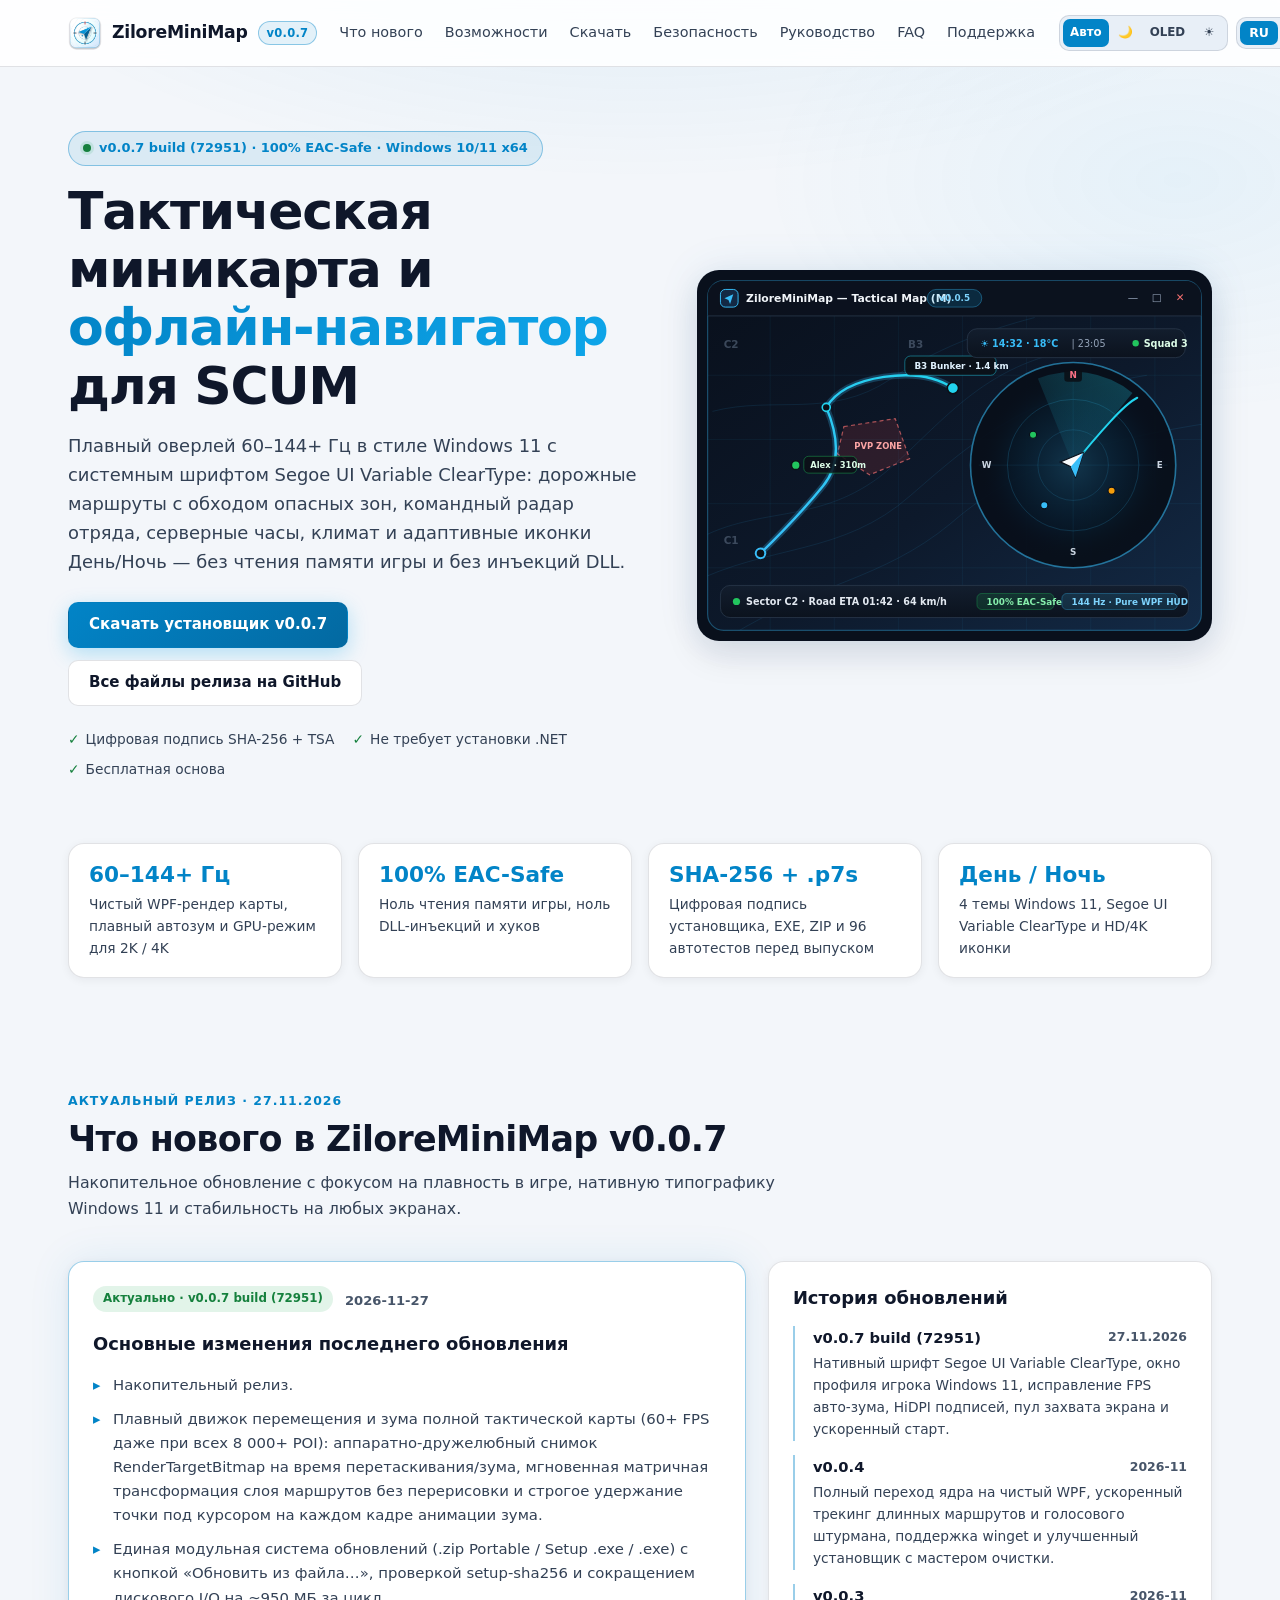
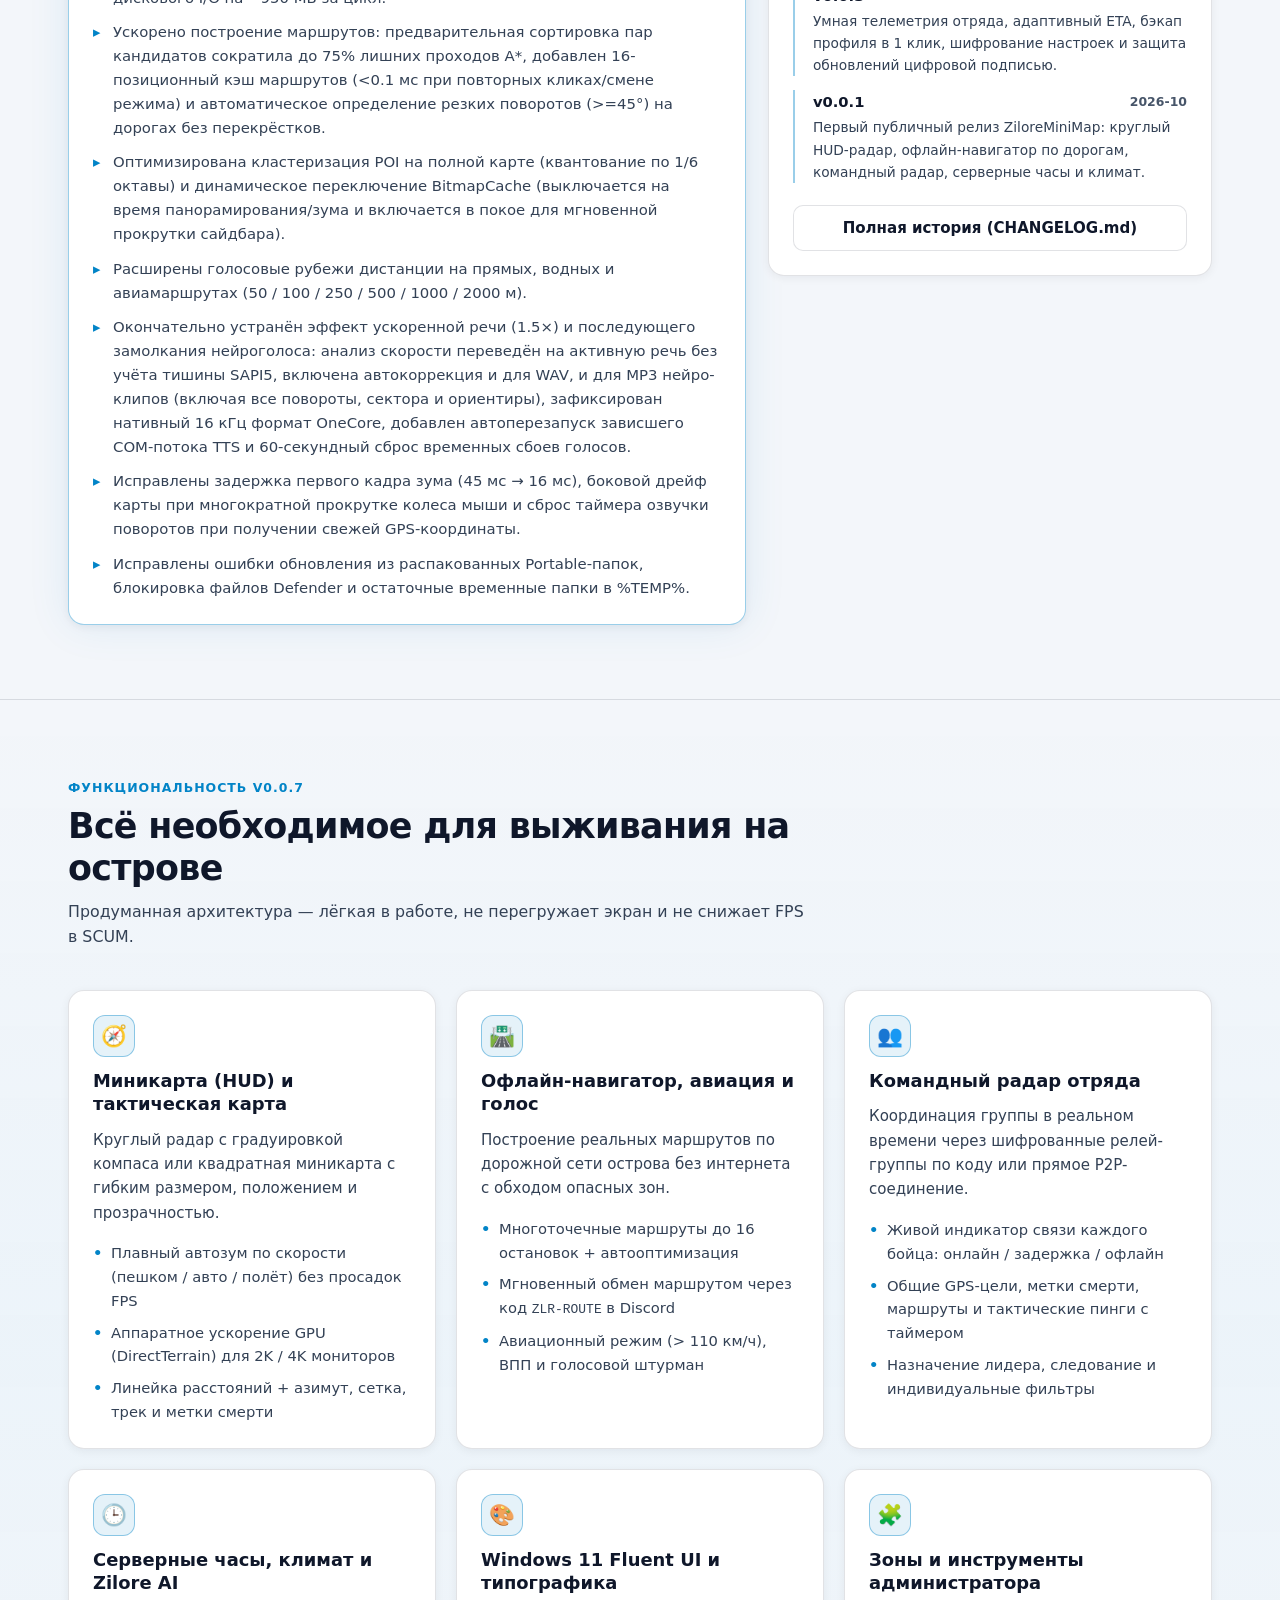
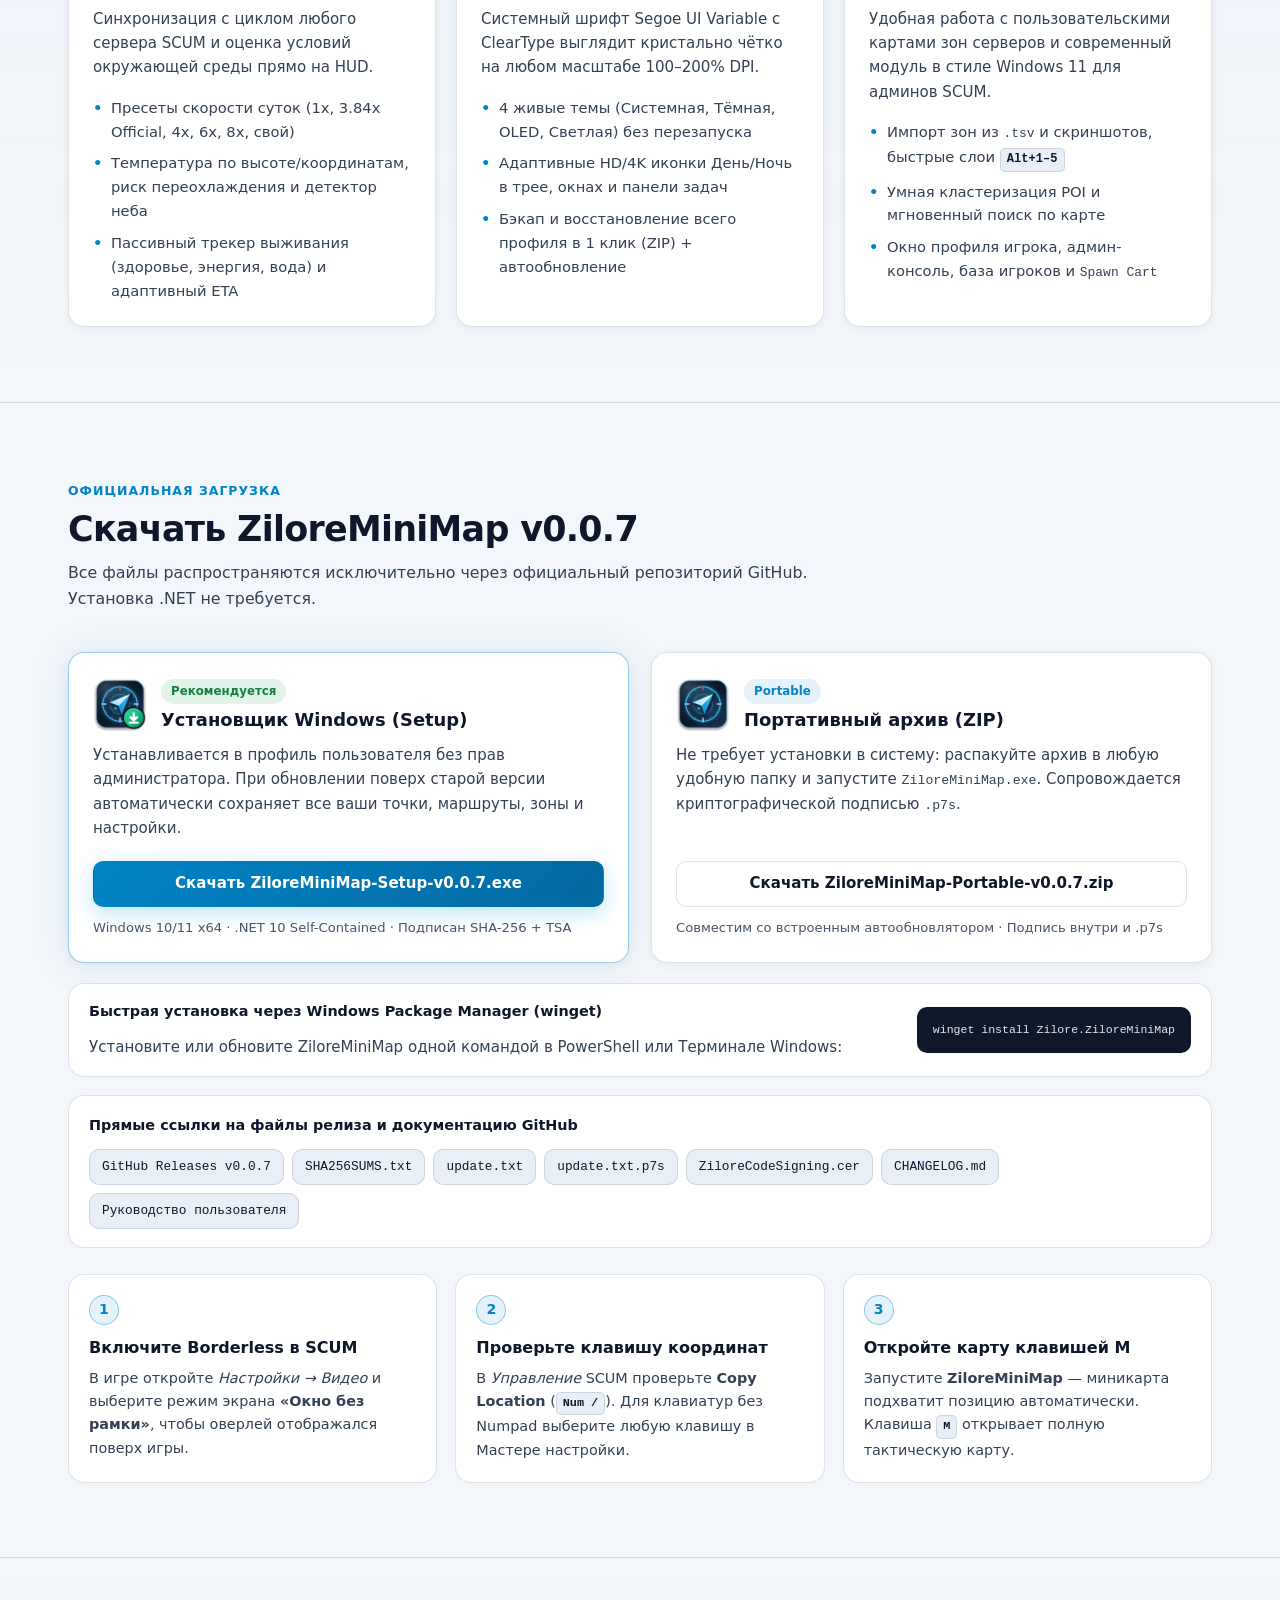
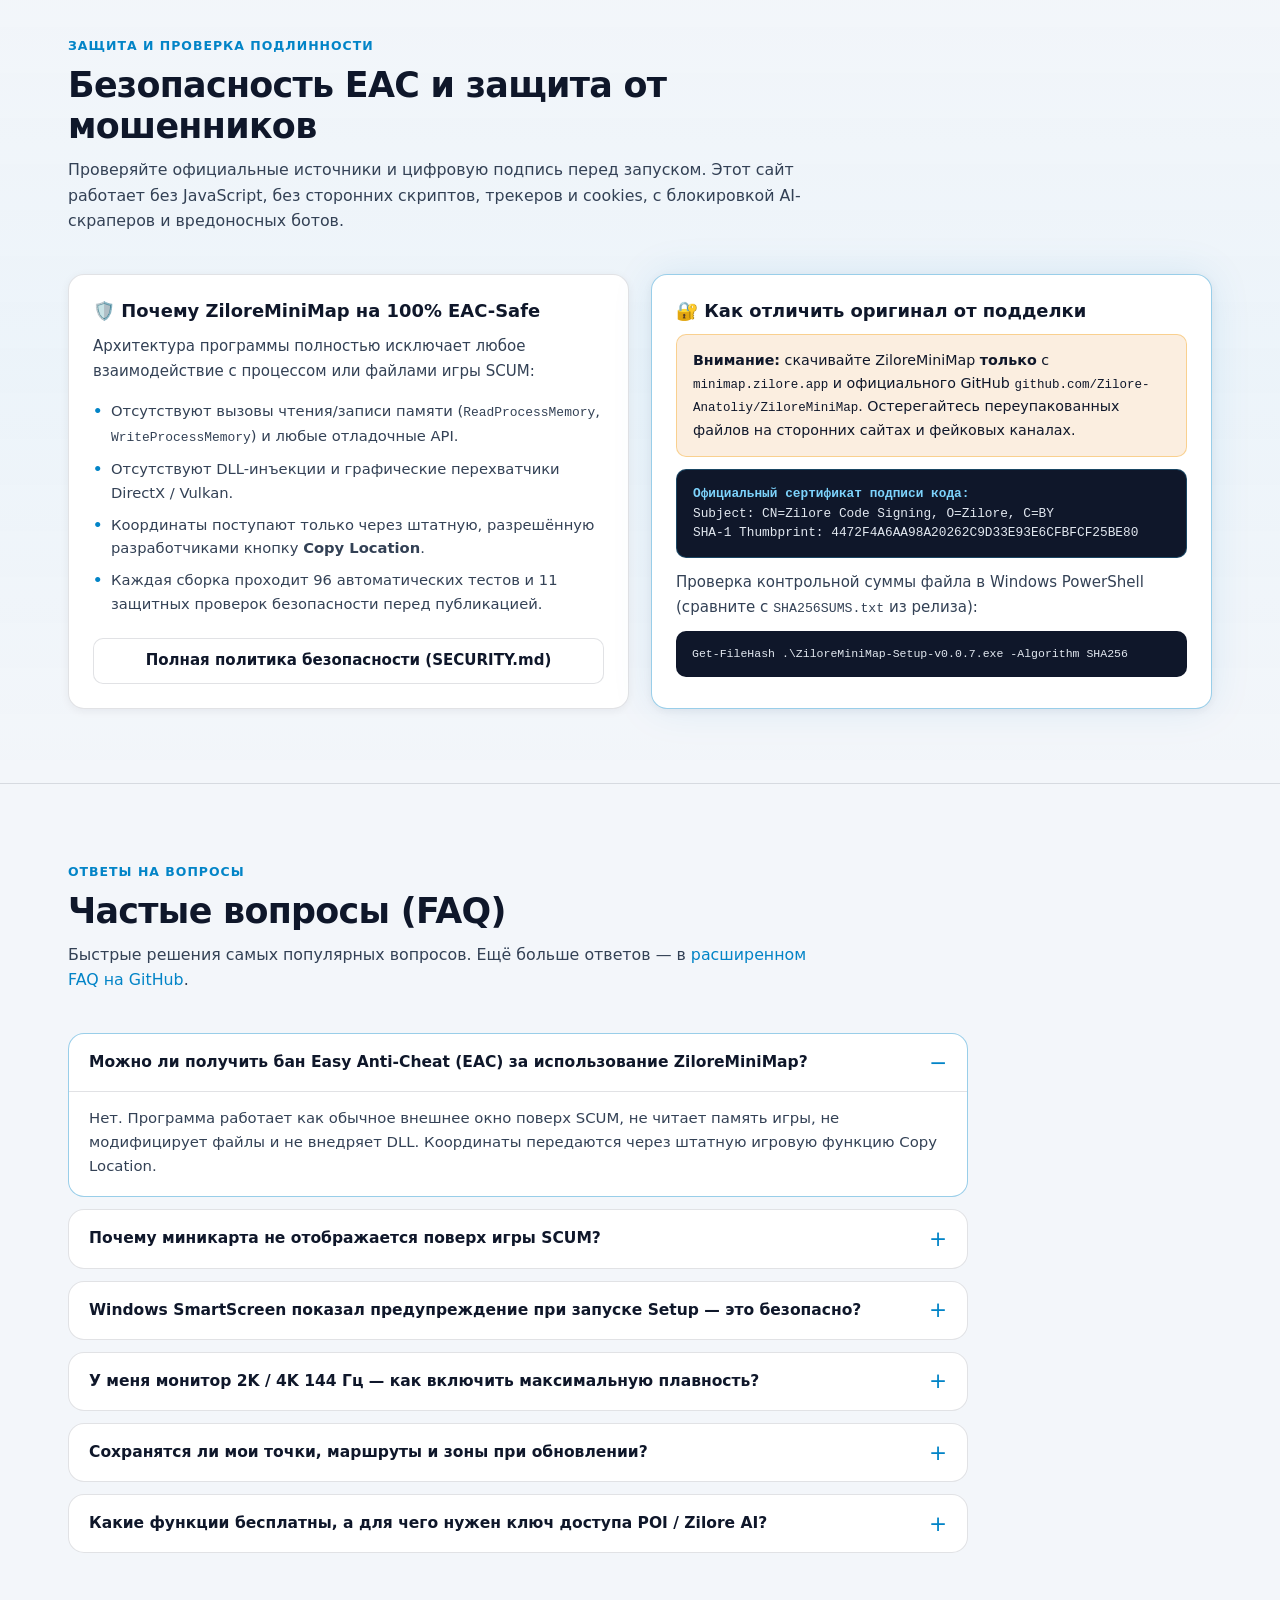
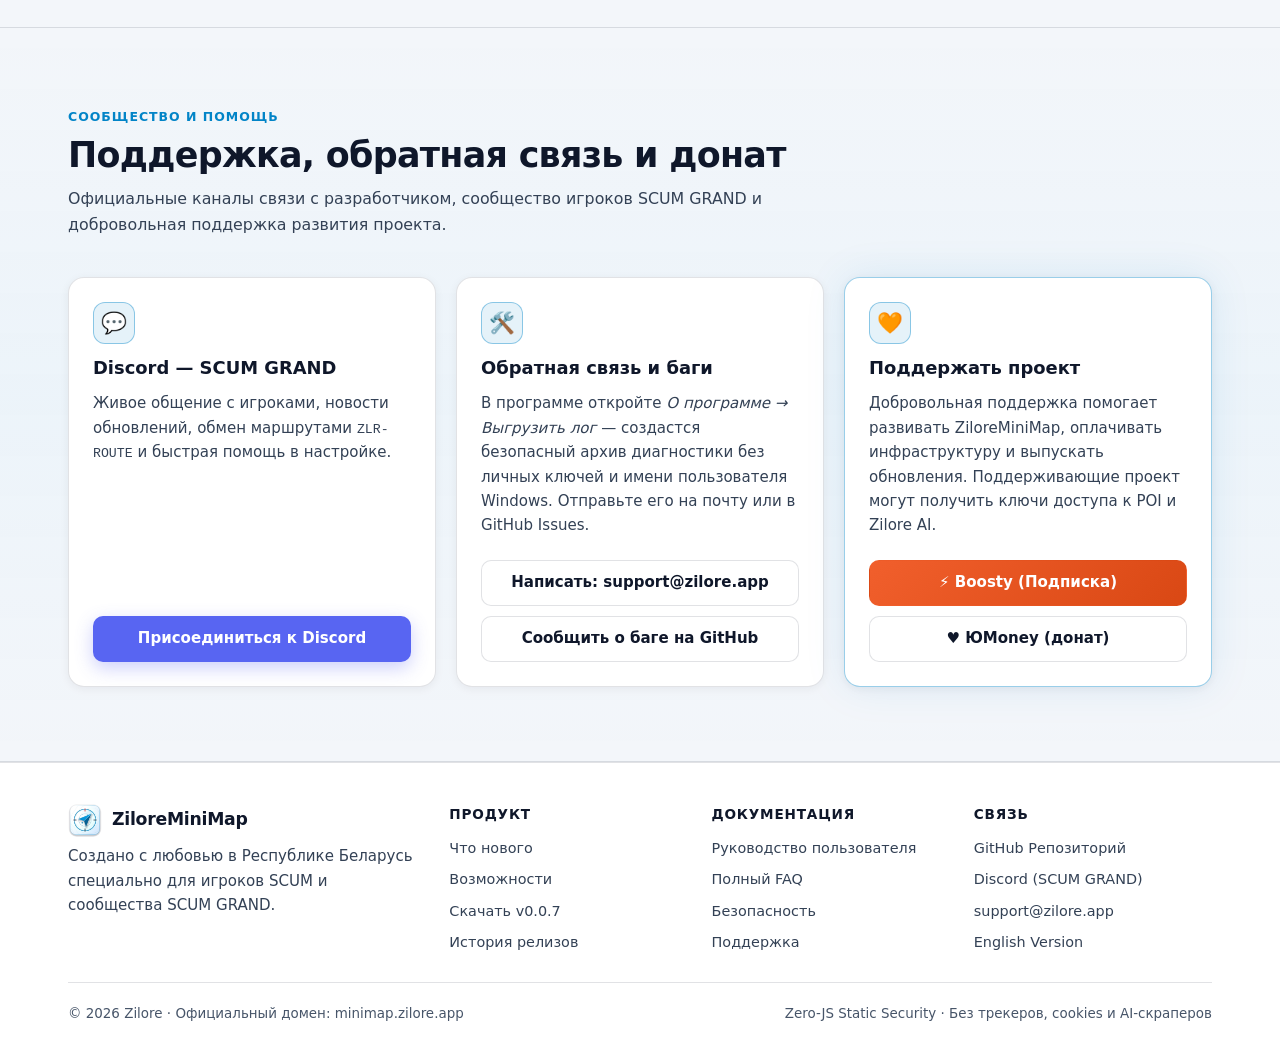
<file: index.html>
<!DOCTYPE html>
<html lang="ru" data-version="v0.0.7" data-build="72951" data-release-date="2026-11-27">
<head>
  <meta charset="utf-8">
  <meta name="viewport" content="width=device-width, initial-scale=1, viewport-fit=cover">
  <meta http-equiv="Content-Security-Policy" content="default-src 'none'; script-src 'none'; object-src 'none'; media-src 'none'; worker-src 'none'; child-src 'none'; connect-src 'none'; style-src 'self'; img-src 'self'; font-src 'self'; manifest-src 'self'; base-uri 'none'; form-action 'none'; upgrade-insecure-requests;">
  <meta name="referrer" content="no-referrer">
  <meta name="robots" content="index, follow, noai, noimageai">
  <meta name="googlebot" content="index, follow, max-snippet:-1, max-image-preview:large">

  <title>ZiloreMiniMap — Миникарта и навигатор для SCUM</title>
  <meta name="description" content="ZiloreMiniMap для SCUM — тактическая миникарта 144 Гц, офлайн-навигатор по дорогам, радар отряда и часы сервера для Windows 10/11. 100% EAC-Safe, бесплатно.">
  <meta name="theme-color" content="#0B1322" media="(prefers-color-scheme: dark)">
  <meta name="theme-color" content="#F3F6FA" media="(prefers-color-scheme: light)">

  <link rel="canonical" href="https://minimap.zilore.app/">
  <link rel="alternate" hreflang="ru" href="https://minimap.zilore.app/">
  <link rel="alternate" hreflang="en" href="https://minimap.zilore.app/en/">
  <link rel="alternate" hreflang="x-default" href="https://minimap.zilore.app/">

  <!-- Preload critical render assets -->
  <link rel="preload" href="/css/style.css?v=72951" as="style">
  <link rel="preload" href="/img/tactical-preview.svg?v=72951" as="image" type="image/svg+xml">

  <!-- Icons & Manifest -->
  <link rel="icon" href="/favicon.ico?v=72951" sizes="any">
  <link rel="icon" type="image/png" sizes="192x192" href="/img/icon-192.png">
  <link rel="apple-touch-icon" href="/img/apple-touch-icon.png">
  <link rel="manifest" href="/site.webmanifest?v=72951">

  <!-- Open Graph / Discord / Telegram -->
  <meta property="og:type" content="website">
  <meta property="og:site_name" content="ZiloreMiniMap">
  <meta property="og:title" content="ZiloreMiniMap — Тактическая миникарта и навигатор для SCUM">
  <meta property="og:description" content="60–144+ Гц Windows 11 Fluent UI (Segoe UI Variable ClearType), офлайн-маршруты по дорогам, командный радар, серверные часы и 100% EAC-Safe.">
  <meta property="og:url" content="https://minimap.zilore.app/">
  <meta property="og:image" content="https://minimap.zilore.app/img/og-preview.png">
  <meta property="og:image:width" content="1200">
  <meta property="og:image:height" content="630">
  <meta property="og:image:alt" content="Интерфейс тактической карты и круглой миникарты ZiloreMiniMap для SCUM">
  <meta property="og:locale" content="ru_RU">
  <meta property="og:locale:alternate" content="en_US">
  <meta name="twitter:card" content="summary_large_image">
  <meta name="twitter:title" content="ZiloreMiniMap — Тактическая миникарта для SCUM">
  <meta name="twitter:description" content="Windows 10/11 Fluent UI, .NET 10, 100% EAC-Safe, цифровая подпись SHA-256 + CMS .p7s.">
  <meta name="twitter:image" content="https://minimap.zilore.app/img/og-preview.png">
  <meta name="twitter:image:alt" content="Тактическая миникарта ZiloreMiniMap для SCUM">

  <link rel="stylesheet" href="/css/style.css?v=72951">
</head>
<body itemscope itemtype="https://schema.org/SoftwareApplication">
  <!-- Zero-JS 4-Theme State Radios -->
  <input type="radio" name="theme" id="theme-auto" class="sr-only-radio" checked aria-hidden="true">
  <input type="radio" name="theme" id="theme-dark" class="sr-only-radio" aria-hidden="true">
  <input type="radio" name="theme" id="theme-oled" class="sr-only-radio" aria-hidden="true">
  <input type="radio" name="theme" id="theme-light" class="sr-only-radio" aria-hidden="true">

  <a class="skip-link" href="#main">Перейти к содержимому</a>

  <meta itemprop="name" content="ZiloreMiniMap">
  <meta itemprop="alternateName" content="Zilore MiniMap SCUM">
  <meta itemprop="softwareVersion" content="0.0.7">
  <meta itemprop="dateModified" content="2026-11-27">
  <meta itemprop="inLanguage" content="ru">
  <meta itemprop="operatingSystem" content="Windows 10, Windows 11 (x64)">
  <meta itemprop="softwareRequirements" content="Windows 10 / 11 x64">
  <meta itemprop="applicationCategory" content="GameApplication">
  <meta itemprop="applicationSubCategory" content="Tactical Minimap &amp; Offline Navigator">
  <meta itemprop="url" content="https://minimap.zilore.app/">
  <meta itemprop="downloadUrl" content="https://github.com/Zilore-Anatoliy/ZiloreMiniMap/releases/download/v0.0.7/ZiloreMiniMap-Setup-v0.0.7.exe">
  <meta itemprop="image" content="https://minimap.zilore.app/img/og-preview.png">
  <meta itemprop="screenshot" content="https://minimap.zilore.app/img/og-preview.png">
  <span itemprop="author" itemscope itemtype="https://schema.org/Organization" hidden>
    <meta itemprop="name" content="Zilore">
    <meta itemprop="url" content="https://minimap.zilore.app/">
  </span>
  <span itemprop="offers" itemscope itemtype="https://schema.org/Offer" hidden>
    <meta itemprop="price" content="0">
    <meta itemprop="priceCurrency" content="USD">
    <meta itemprop="availability" content="https://schema.org/InStock">
  </span>

  <!-- Sticky Translucent Fluent Header -->
  <header class="site-header">
    <div class="container nav-wrap">
      <a class="brand" href="#top" aria-label="ZiloreMiniMap — На главную">
        <picture>
          <source srcset="/img/icon-day.webp" type="image/webp" media="(prefers-color-scheme: light)">
          <source srcset="/img/icon-day.png" type="image/png" media="(prefers-color-scheme: light)">
          <source srcset="/img/icon-night.webp" type="image/webp">
          <img class="brand-icon" src="/img/icon-night.png" alt="Логотип ZiloreMiniMap" width="34" height="34">
        </picture>
        <span>ZiloreMiniMap</span>
        <span class="version-tag">v0.0.7</span>
      </a>

      <input type="checkbox" id="nav-toggle" class="nav-toggle-input" aria-label="Открыть меню навигации">
      <label for="nav-toggle" class="nav-toggle-btn" aria-label="Меню">
        <span></span>
        <span></span>
        <span></span>
      </label>

      <nav class="nav-panel" aria-label="Основная навигация">
        <ul class="nav-links">
          <li><a href="#changelog">Что нового</a></li>
          <li><a href="#features">Возможности</a></li>
          <li><a href="#download">Скачать</a></li>
          <li><a href="#security">Безопасность</a></li>
          <li><a href="/guide/">Руководство</a></li>
          <li><a href="#faq">FAQ</a></li>
          <li><a href="#support">Поддержка</a></li>
        </ul>
        <div class="nav-actions">
          <div class="theme-switch" role="group" aria-label="Тема оформления">
            <label for="theme-auto" title="Системная тема">Авто</label>
            <label for="theme-dark" title="Тёмная тема">🌙</label>
            <label for="theme-oled" title="OLED Чёрная">OLED</label>
            <label for="theme-light" title="Светлая тема">☀</label>
          </div>
          <div class="lang-switch" aria-label="Выбор языка">
            <span class="is-active" aria-current="page">RU</span>
            <a href="/en/" hreflang="en" lang="en">EN</a>
          </div>
          <a class="btn btn-primary btn-sm" href="#download">Скачать</a>
        </div>
      </nav>
    </div>

    <!-- Mobile 1-Tap Quick-Jump Bar -->
    <nav class="mobile-quickbar" aria-label="Быстрые переходы">
      <a class="is-primary" href="#download">⬇ Скачать v0.0.7</a>
      <a href="#changelog">Что нового</a>
      <a href="#features">Возможности</a>
      <a href="#security">Безопасность</a>
      <a href="/guide/">Руководство</a>
      <a href="#faq">FAQ</a>
      <a href="#support">Поддержка</a>
    </nav>
  </header>

  <main id="main">
    <!-- Hero Section -->
    <section class="hero" id="top">
      <div class="container hero-grid">
        <div>
          <div class="hero-badge">
            <span class="status-dot" aria-hidden="true"></span>
            <span>v0.0.7 build (72951) · 100% EAC-Safe · Windows 10/11 x64</span>
          </div>
          <h1 class="hero-title">
            Тактическая миникарта и <span class="text-gradient">офлайн-навигатор</span> для SCUM
          </h1>
          <p class="hero-lead">
            Плавный оверлей 60–144+ Гц в стиле Windows 11 с системным шрифтом Segoe UI Variable ClearType: дорожные маршруты с обходом опасных зон, командный радар отряда, серверные часы, климат и адаптивные иконки День/Ночь — без чтения памяти игры и без инъекций DLL.
          </p>
          <div class="hero-cta">
            <a class="btn btn-primary" href="https://github.com/Zilore-Anatoliy/ZiloreMiniMap/releases/download/v0.0.7/ZiloreMiniMap-Setup-v0.0.7.exe" target="_blank" rel="noopener noreferrer external">
              Скачать установщик v0.0.7
            </a>
            <a class="btn btn-secondary" href="https://github.com/Zilore-Anatoliy/ZiloreMiniMap/releases/tag/v0.0.7" target="_blank" rel="noopener noreferrer external">
              Все файлы релиза на GitHub
            </a>
          </div>
          <ul class="hero-trust">
            <li><span class="check-mark" aria-hidden="true">✓</span> Цифровая подпись SHA-256 + TSA</li>
            <li><span class="check-mark" aria-hidden="true">✓</span> Не требует установки .NET</li>
            <li><span class="check-mark" aria-hidden="true">✓</span> Бесплатная основа</li>
          </ul>
        </div>

        <div class="hero-visual">
          <img src="/img/tactical-preview.svg?v=72951" alt="Интерфейс тактической карты и круглой миникарты ZiloreMiniMap поверх SCUM" width="640" height="460" fetchpriority="high" decoding="async">
        </div>
      </div>
    </section>

    <!-- Key Metrics Strip -->
    <section class="metrics" aria-label="Ключевые характеристики">
      <div class="container metrics-grid">
        <div class="metric-card">
          <span class="metric-value">60–144+ Гц</span>
          <span class="metric-label">Чистый WPF-рендер карты, плавный автозум и GPU-режим для 2K / 4K</span>
        </div>
        <div class="metric-card">
          <span class="metric-value">100% EAC-Safe</span>
          <span class="metric-label">Ноль чтения памяти игры, ноль DLL-инъекций и хуков</span>
        </div>
        <div class="metric-card">
          <span class="metric-value">SHA-256 + .p7s</span>
          <span class="metric-label">Цифровая подпись установщика, EXE, ZIP и 96 автотестов перед выпуском</span>
        </div>
        <div class="metric-card">
          <span class="metric-value">День / Ночь</span>
          <span class="metric-label">4 темы Windows 11, Segoe UI Variable ClearType и HD/4K иконки</span>
        </div>
      </div>
    </section>

    <!-- What's New & Release History Section -->
    <section class="section" id="changelog">
      <div class="container">
        <div class="section-head">
          <span class="section-eyebrow">Актуальный релиз · 27.11.2026</span>
          <h2 class="section-title">Что нового в ZiloreMiniMap v0.0.7</h2>
          <p class="section-desc">
            Накопительное обновление с фокусом на плавность в игре, нативную типографику Windows 11 и стабильность на любых экранах.
          </p>
        </div>

        <div class="changelog-grid">
          <article class="card card-highlight">
            <div class="release-meta-row">
              <span class="pill-badge">Актуально · v0.0.7 build (72951)</span>
              <span class="release-date">2026-11-27</span>
            </div>
            <h3 class="card-title">Основные изменения последнего обновления</h3>
            <ul id="release-notes-ru" class="changelog-list">
              <!-- RELEASE_NOTES_RU_START -->
              <li>Накопительный релиз.</li>
              <li>Плавный движок перемещения и зума полной тактической карты (60+ FPS даже при всех 8 000+ POI): аппаратно-дружелюбный снимок RenderTargetBitmap на время перетаскивания/зума, мгновенная матричная трансформация слоя маршрутов без перерисовки и строгое удержание точки под курсором на каждом кадре анимации зума.</li>
              <li>Единая модульная система обновлений (.zip Portable / Setup .exe / .exe) с кнопкой &#171;Обновить из файла…&#187;, проверкой setup-sha256 и сокращением дискового I/O на ~950 МБ за цикл.</li>
              <li>Ускорено построение маршрутов: предварительная сортировка пар кандидатов сократила до 75% лишних проходов A*, добавлен 16-позиционный кэш маршрутов (&lt;0.1 мс при повторных кликах/смене режима) и автоматическое определение резких поворотов (&gt;=45&#176;) на дорогах без перекрёстков.</li>
              <li>Оптимизирована кластеризация POI на полной карте (квантование по 1/6 октавы) и динамическое переключение BitmapCache (выключается на время панорамирования/зума и включается в покое для мгновенной прокрутки сайдбара).</li>
              <li>Расширены голосовые рубежи дистанции на прямых, водных и авиамаршрутах (50 / 100 / 250 / 500 / 1000 / 2000 м).</li>
              <li>Окончательно устранён эффект ускоренной речи (1.5&#215;) и последующего замолкания нейроголоса: анализ скорости переведён на активную речь без учёта тишины SAPI5, включена автокоррекция и для WAV, и для MP3 нейро-клипов (включая все повороты, сектора и ориентиры), зафиксирован нативный 16 кГц формат OneCore, добавлен автоперезапуск зависшего COM-потока TTS и 60-секундный сброс временных сбоев голосов.</li>
              <li>Исправлены задержка первого кадра зума (45 мс → 16 мс), боковой дрейф карты при многократной прокрутке колеса мыши и сброс таймера озвучки поворотов при получении свежей GPS-координаты.</li>
              <li>Исправлены ошибки обновления из распакованных Portable-папок, блокировка файлов Defender и остаточные временные папки в %TEMP%.</li>
              <!-- RELEASE_NOTES_RU_END -->
            </ul>
          </article>

          <aside class="card" aria-label="История версий">
            <h3 class="card-title">История обновлений</h3>
            <ul class="timeline-list">
              <li class="timeline-item">
                <div class="timeline-ver">v0.0.7 build (72951) <span>27.11.2026</span></div>
                <p>Нативный шрифт Segoe UI Variable ClearType, окно профиля игрока Windows 11, исправление FPS авто-зума, HiDPI подписей, пул захвата экрана и ускоренный старт.</p>
              </li>
              <li class="timeline-item">
                <div class="timeline-ver">v0.0.4 <span>2026-11</span></div>
                <p>Полный переход ядра на чистый WPF, ускоренный трекинг длинных маршрутов и голосового штурмана, поддержка winget и улучшенный установщик с мастером очистки.</p>
              </li>
              <li class="timeline-item">
                <div class="timeline-ver">v0.0.3 <span>2026-11</span></div>
                <p>Умная телеметрия отряда, адаптивный ETA, бэкап профиля в 1 клик, шифрование настроек и защита обновлений цифровой подписью.</p>
              </li>
              <li class="timeline-item">
                <div class="timeline-ver">v0.0.1 <span>2026-10</span></div>
                <p>Первый публичный релиз ZiloreMiniMap: круглый HUD-радар, офлайн-навигатор по дорогам, командный радар, серверные часы и климат.</p>
              </li>
            </ul>
            <div class="btn-stack">
              <a class="btn btn-secondary btn-full" href="https://github.com/Zilore-Anatoliy/ZiloreMiniMap/blob/main/CHANGELOG.md" target="_blank" rel="noopener noreferrer external">
                Полная история (CHANGELOG.md)
              </a>
            </div>
          </aside>
        </div>
      </div>
    </section>

    <!-- Features Section -->
    <section class="section section-alt" id="features">
      <div class="container">
        <div class="section-head">
          <span class="section-eyebrow">Функциональность v0.0.7</span>
          <h2 class="section-title">Всё необходимое для выживания на острове</h2>
          <p class="section-desc">
            Продуманная архитектура — лёгкая в работе, не перегружает экран и не снижает FPS в SCUM.
          </p>
        </div>

        <div class="features-grid">
          <article class="card">
            <div class="feature-icon" aria-hidden="true">🧭</div>
            <h3 class="card-title">Миникарта (HUD) и тактическая карта</h3>
            <p class="card-text">Круглый радар с градуировкой компаса или квадратная миникарта с гибким размером, положением и прозрачностью.</p>
            <ul class="card-list">
              <li>Плавный автозум по скорости (пешком / авто / полёт) без просадок FPS</li>
              <li>Аппаратное ускорение GPU (DirectTerrain) для 2K / 4K мониторов</li>
              <li>Линейка расстояний + азимут, сетка, трек и метки смерти</li>
            </ul>
          </article>

          <article class="card">
            <div class="feature-icon" aria-hidden="true">🛣️</div>
            <h3 class="card-title">Офлайн-навигатор, авиация и голос</h3>
            <p class="card-text">Построение реальных маршрутов по дорожной сети острова без интернета с обходом опасных зон.</p>
            <ul class="card-list">
              <li>Многоточечные маршруты до 16 остановок + автооптимизация</li>
              <li>Мгновенный обмен маршрутом через код <code>ZLR-ROUTE</code> в Discord</li>
              <li>Авиационный режим (&gt; 110 км/ч), ВПП и голосовой штурман</li>
            </ul>
          </article>

          <article class="card">
            <div class="feature-icon" aria-hidden="true">👥</div>
            <h3 class="card-title">Командный радар отряда</h3>
            <p class="card-text">Координация группы в реальном времени через шифрованные релей-группы по коду или прямое P2P-соединение.</p>
            <ul class="card-list">
              <li>Живой индикатор связи каждого бойца: онлайн / задержка / офлайн</li>
              <li>Общие GPS-цели, метки смерти, маршруты и тактические пинги с таймером</li>
              <li>Назначение лидера, следование и индивидуальные фильтры</li>
            </ul>
          </article>

          <article class="card">
            <div class="feature-icon" aria-hidden="true">🕒</div>
            <h3 class="card-title">Серверные часы, климат и Zilore AI</h3>
            <p class="card-text">Синхронизация с циклом любого сервера SCUM и оценка условий окружающей среды прямо на HUD.</p>
            <ul class="card-list">
              <li>Пресеты скорости суток (1x, 3.84x Official, 4x, 6x, 8x, свой)</li>
              <li>Температура по высоте/координатам, риск переохлаждения и детектор неба</li>
              <li>Пассивный трекер выживания (здоровье, энергия, вода) и адаптивный ETA</li>
            </ul>
          </article>

          <article class="card">
            <div class="feature-icon" aria-hidden="true">🎨</div>
            <h3 class="card-title">Windows 11 Fluent UI и типографика</h3>
            <p class="card-text">Системный шрифт Segoe UI Variable с ClearType выглядит кристально чётко на любом масштабе 100–200% DPI.</p>
            <ul class="card-list">
              <li>4 живые темы (Системная, Тёмная, OLED, Светлая) без перезапуска</li>
              <li>Адаптивные HD/4K иконки День/Ночь в трее, окнах и панели задач</li>
              <li>Бэкап и восстановление всего профиля в 1 клик (ZIP) + автообновление</li>
            </ul>
          </article>

          <article class="card">
            <div class="feature-icon" aria-hidden="true">🧩</div>
            <h3 class="card-title">Зоны и инструменты администратора</h3>
            <p class="card-text">Удобная работа с пользовательскими картами зон серверов и современный модуль в стиле Windows 11 для админов SCUM.</p>
            <ul class="card-list">
              <li>Импорт зон из <code>.tsv</code> и скриншотов, быстрые слои <kbd>Alt+1–5</kbd></li>
              <li>Умная кластеризация POI и мгновенный поиск по карте</li>
              <li>Окно профиля игрока, админ-консоль, база игроков и <code>Spawn Cart</code></li>
            </ul>
          </article>
        </div>
      </div>
    </section>

    <!-- Download Hub -->
    <section class="section" id="download">
      <div class="container">
        <div class="section-head">
          <span class="section-eyebrow">Официальная загрузка</span>
          <h2 class="section-title">Скачать ZiloreMiniMap v0.0.7</h2>
          <p class="section-desc">
            Все файлы распространяются исключительно через официальный репозиторий GitHub. Установка .NET не требуется.
          </p>
        </div>

        <div class="download-grid">
          <div class="card card-highlight">
            <div class="download-header">
              <picture>
                <source srcset="/img/icon-setup.webp" type="image/webp">
                <img class="download-app-icon" src="/img/icon-setup.png" alt="Установщик ZiloreMiniMap Setup" width="54" height="54" loading="lazy">
              </picture>
              <div>
                <span class="pill-badge">Рекомендуется</span>
                <h3 class="card-title">Установщик Windows (Setup)</h3>
              </div>
            </div>
            <p class="card-text">
              Устанавливается в профиль пользователя без прав администратора. При обновлении поверх старой версии автоматически сохраняет все ваши точки, маршруты, зоны и настройки.
            </p>
            <div class="download-actions">
              <a class="btn btn-primary btn-full" href="https://github.com/Zilore-Anatoliy/ZiloreMiniMap/releases/download/v0.0.7/ZiloreMiniMap-Setup-v0.0.7.exe" target="_blank" rel="noopener noreferrer external">
                Скачать ZiloreMiniMap-Setup-v0.0.7.exe
              </a>
              <span class="download-meta">Windows 10/11 x64 · .NET 10 Self-Contained · Подписан SHA-256 + TSA</span>
            </div>
          </div>

          <div class="card">
            <div class="download-header">
              <picture>
                <source srcset="/img/icon-app.webp" type="image/webp">
                <img class="download-app-icon" src="/img/icon-app.png" alt="Портативная версия ZiloreMiniMap" width="54" height="54" loading="lazy">
              </picture>
              <div>
                <span class="pill-badge pill-badge-neutral">Portable</span>
                <h3 class="card-title">Портативный архив (ZIP)</h3>
              </div>
            </div>
            <p class="card-text">
              Не требует установки в систему: распакуйте архив в любую удобную папку и запустите <code>ZiloreMiniMap.exe</code>. Сопровождается криптографической подписью <code>.p7s</code>.
            </p>
            <div class="download-actions">
              <a class="btn btn-secondary btn-full" href="https://github.com/Zilore-Anatoliy/ZiloreMiniMap/releases/download/v0.0.7/ZiloreMiniMap-Portable-v0.0.7.zip" target="_blank" rel="noopener noreferrer external">
                Скачать ZiloreMiniMap-Portable-v0.0.7.zip
              </a>
              <span class="download-meta">Совместим со встроенным автообновлятором · Подпись внутри и .p7s</span>
            </div>
          </div>
        </div>

        <!-- Winget Quick Install -->
        <div class="winget-bar">
          <div>
            <h3 class="github-files-title">Быстрая установка через Windows Package Manager (winget)</h3>
            <p class="card-text">Установите или обновите ZiloreMiniMap одной командой в PowerShell или Терминале Windows:</p>
          </div>
          <pre class="code-block"><code>winget install Zilore.ZiloreMiniMap</code></pre>
        </div>

        <!-- Direct GitHub Files & Docs Bar -->
        <div class="github-files-bar">
          <h3 class="github-files-title">Прямые ссылки на файлы релиза и документацию GitHub</h3>
          <div class="file-pills">
            <a class="file-pill" href="https://github.com/Zilore-Anatoliy/ZiloreMiniMap/releases/tag/v0.0.7" target="_blank" rel="noopener noreferrer external">GitHub Releases v0.0.7</a>
            <a class="file-pill" href="https://github.com/Zilore-Anatoliy/ZiloreMiniMap/releases/download/v0.0.7/SHA256SUMS.txt" target="_blank" rel="noopener noreferrer external">SHA256SUMS.txt</a>
            <a class="file-pill" href="https://github.com/Zilore-Anatoliy/ZiloreMiniMap/releases/download/v0.0.7/update.txt" target="_blank" rel="noopener noreferrer external">update.txt</a>
            <a class="file-pill" href="https://github.com/Zilore-Anatoliy/ZiloreMiniMap/releases/download/v0.0.7/update.txt.p7s" target="_blank" rel="noopener noreferrer external">update.txt.p7s</a>
            <a class="file-pill" href="https://github.com/Zilore-Anatoliy/ZiloreMiniMap/releases/latest/download/ZiloreCodeSigning.cer" target="_blank" rel="noopener noreferrer external">ZiloreCodeSigning.cer</a>
            <a class="file-pill" href="https://github.com/Zilore-Anatoliy/ZiloreMiniMap/blob/main/CHANGELOG.md" target="_blank" rel="noopener noreferrer external">CHANGELOG.md</a>
            <a class="file-pill" href="/guide/">Руководство пользователя</a>
          </div>
        </div>

        <!-- 1-Minute Setup Steps -->
        <div class="steps-grid">
          <div class="step-card">
            <span class="step-num">1</span>
            <h3>Включите Borderless в SCUM</h3>
            <p>В игре откройте <em>Настройки → Видео</em> и выберите режим экрана <strong>«Окно без рамки»</strong>, чтобы оверлей отображался поверх игры.</p>
          </div>
          <div class="step-card">
            <span class="step-num">2</span>
            <h3>Проверьте клавишу координат</h3>
            <p>В <em>Управление</em> SCUM проверьте <strong>Copy Location</strong> (<kbd>Num /</kbd>). Для клавиатур без Numpad выберите любую клавишу в Мастере настройки.</p>
          </div>
          <div class="step-card">
            <span class="step-num">3</span>
            <h3>Откройте карту клавишей M</h3>
            <p>Запустите <strong>ZiloreMiniMap</strong> — миникарта подхватит позицию автоматически. Клавиша <kbd>M</kbd> открывает полную тактическую карту.</p>
          </div>
        </div>
      </div>
    </section>

    <!-- Security & Anti-Fraud Section -->
    <section class="section section-alt" id="security">
      <div class="container">
        <div class="section-head">
          <span class="section-eyebrow">Защита и проверка подлинности</span>
          <h2 class="section-title">Безопасность EAC и защита от мошенников</h2>
          <p class="section-desc">
            Проверяйте официальные источники и цифровую подпись перед запуском. Этот сайт работает без JavaScript, без сторонних скриптов, трекеров и cookies, с блокировкой AI-скраперов и вредоносных ботов.
          </p>
        </div>

        <div class="security-grid">
          <div class="card">
            <h3 class="card-title">🛡️ Почему ZiloreMiniMap на 100% EAC-Safe</h3>
            <p class="card-text">
              Архитектура программы полностью исключает любое взаимодействие с процессом или файлами игры SCUM:
            </p>
            <ul class="card-list">
              <li>Отсутствуют вызовы чтения/записи памяти (<code>ReadProcessMemory</code>, <code>WriteProcessMemory</code>) и любые отладочные API.</li>
              <li>Отсутствуют DLL-инъекции и графические перехватчики DirectX / Vulkan.</li>
              <li>Координаты поступают только через штатную, разрешённую разработчиками кнопку <strong>Copy Location</strong>.</li>
              <li>Каждая сборка проходит 96 автоматических тестов и 11 защитных проверок безопасности перед публикацией.</li>
            </ul>
            <div class="btn-stack">
              <a class="btn btn-secondary" href="https://github.com/Zilore-Anatoliy/ZiloreMiniMap/blob/main/SECURITY.md" target="_blank" rel="noopener noreferrer external">
                Полная политика безопасности (SECURITY.md)
              </a>
            </div>
          </div>

          <div class="card card-highlight">
            <h3 class="card-title">🔐 Как отличить оригинал от подделки</h3>
            <div class="alert-box">
              <strong>Внимание:</strong> скачивайте ZiloreMiniMap <strong>только</strong> с <code>minimap.zilore.app</code> и официального GitHub <code>github.com/Zilore-Anatoliy/ZiloreMiniMap</code>. Остерегайтесь переупакованных файлов на сторонних сайтах и фейковых каналах.
            </div>
            <div class="cert-box">
              <strong>Официальный сертификат подписи кода:</strong><br>
              Subject: CN=Zilore Code Signing, O=Zilore, C=BY<br>
              SHA-1 Thumbprint: 4472F4A6AA98A20262C9D33E93E6CFBFCF25BE80
            </div>
            <p class="card-text">Проверка контрольной суммы файла в Windows PowerShell (сравните с <code>SHA256SUMS.txt</code> из релиза):</p>
            <pre class="code-block"><code>Get-FileHash .\ZiloreMiniMap-Setup-v0.0.7.exe -Algorithm SHA256</code></pre>
          </div>
        </div>
      </div>
    </section>

    <!-- FAQ Section (Pure HTML5 Details/Summary) -->
    <section class="section" id="faq">
      <div class="container">
        <div class="section-head">
          <span class="section-eyebrow">Ответы на вопросы</span>
          <h2 class="section-title">Частые вопросы (FAQ)</h2>
          <p class="section-desc">
            Быстрые решения самых популярных вопросов. Ещё больше ответов — в <a href="https://github.com/Zilore-Anatoliy/ZiloreMiniMap/blob/main/docs/FAQ.md" target="_blank" rel="noopener noreferrer external">расширенном FAQ на GitHub</a>.
          </p>
        </div>

        <div class="faq-list" itemscope itemtype="https://schema.org/FAQPage">
          <details class="faq-item" open itemscope itemprop="mainEntity" itemtype="https://schema.org/Question">
            <summary itemprop="name">Можно ли получить бан Easy Anti-Cheat (EAC) за использование ZiloreMiniMap?</summary>
            <div class="faq-body" itemscope itemprop="acceptedAnswer" itemtype="https://schema.org/Answer">
              <p itemprop="text">Нет. Программа работает как обычное внешнее окно поверх SCUM, не читает память игры, не модифицирует файлы и не внедряет DLL. Координаты передаются через штатную игровую функцию Copy Location.</p>
            </div>
          </details>

          <details class="faq-item" itemscope itemprop="mainEntity" itemtype="https://schema.org/Question">
            <summary itemprop="name">Почему миникарта не отображается поверх игры SCUM?</summary>
            <div class="faq-body" itemscope itemprop="acceptedAnswer" itemtype="https://schema.org/Answer">
              <p itemprop="text">Откройте в SCUM <strong>Настройки → Видео</strong> и переключите режим экрана с «Полный экран» на <strong>«Окно без рамки» (Borderless / Windowed Fullscreen)</strong>. В эксклюзивном полноэкранном режиме Windows скрывает любые внешние оверлеи.</p>
            </div>
          </details>

          <details class="faq-item" itemscope itemprop="mainEntity" itemtype="https://schema.org/Question">
            <summary itemprop="name">Windows SmartScreen показал предупреждение при запуске Setup — это безопасно?</summary>
            <div class="faq-body" itemscope itemprop="acceptedAnswer" itemtype="https://schema.org/Answer">
              <p itemprop="text">Да, если файл скачан с официального GitHub и его подпись/SHA-256 совпадают с <code>SHA256SUMS.txt</code>. SmartScreen показывает предупреждение новым сборкам независимых разработчиков до накопления репутации. Нажмите «Подробнее» → «Выполнить в любом случае».</p>
            </div>
          </details>

          <details class="faq-item" itemscope itemprop="mainEntity" itemtype="https://schema.org/Question">
            <summary itemprop="name">У меня монитор 2K / 4K 144 Гц — как включить максимальную плавность?</summary>
            <div class="faq-body" itemscope itemprop="acceptedAnswer" itemtype="https://schema.org/Answer">
              <p itemprop="text">Откройте <strong>Настройки → Внешний вид</strong> и включите пункт <strong>«Аппаратное ускорение карты M (GPU)»</strong>, после чего перезапустите программу. Это активирует прямой GPU-рендеринг DirectTerrain и чёткий вывод ClearType на масштабах 125–200%.</p>
            </div>
          </details>

          <details class="faq-item" itemscope itemprop="mainEntity" itemtype="https://schema.org/Question">
            <summary itemprop="name">Сохранятся ли мои точки, маршруты и зоны при обновлении?</summary>
            <div class="faq-body" itemscope itemprop="acceptedAnswer" itemtype="https://schema.org/Answer">
              <p itemprop="text">Да, все пользовательские данные хранятся отдельно в профиле Windows и сохраняются при любом обновлении. Также в разделе <strong>О программе → Поддержка</strong> доступен полный бэкап и восстановление профиля в 1 клик (ZIP).</p>
            </div>
          </details>

          <details class="faq-item" itemscope itemprop="mainEntity" itemtype="https://schema.org/Question">
            <summary itemprop="name">Какие функции бесплатны, а для чего нужен ключ доступа POI / Zilore AI?</summary>
            <div class="faq-body" itemscope itemprop="acceptedAnswer" itemtype="https://schema.org/Answer">
              <p itemprop="text">Миникарта, тактическая карта, дорожные маршруты, отряд, серверные часы, климат, авиация, зоны, голос, бэкап и все 4 темы оформления <strong>полностью бесплатны</strong>. Расширенные фильтры базы POI и AI-модуль активируются офлайн-ключом (1–24 часа или 30/90/180/365 дней) за добровольную поддержку развития проекта.</p>
            </div>
          </details>
        </div>
      </div>
    </section>

    <!-- Community, Support & Donations -->
    <section class="section section-alt" id="support">
      <div class="container">
        <div class="section-head">
          <span class="section-eyebrow">Сообщество и помощь</span>
          <h2 class="section-title">Поддержка, обратная связь и донат</h2>
          <p class="section-desc">
            Официальные каналы связи с разработчиком, сообщество игроков SCUM GRAND и добровольная поддержка развития проекта.
          </p>
        </div>

        <div class="community-grid">
          <div class="card">
            <div class="feature-icon" aria-hidden="true">💬</div>
            <h3 class="card-title">Discord — SCUM GRAND</h3>
            <p class="card-text">
              Живое общение с игроками, новости обновлений, обмен маршрутами <code>ZLR-ROUTE</code> и быстрая помощь в настройке.
            </p>
            <div class="btn-stack">
              <a class="btn btn-discord btn-full" href="https://discord.gg/xbWXKahvS" target="_blank" rel="noopener noreferrer external">
                Присоединиться к Discord
              </a>
            </div>
          </div>

          <div class="card">
            <div class="feature-icon" aria-hidden="true">🛠️</div>
            <h3 class="card-title">Обратная связь и баги</h3>
            <p class="card-text">
              В программе откройте <em>О программе → Выгрузить лог</em> — создастся безопасный архив диагностики без личных ключей и имени пользователя Windows. Отправьте его на почту или в GitHub Issues.
            </p>
            <div class="btn-stack">
              <a class="btn btn-secondary btn-full" href="mailto:support@zilore.app">
                Написать: support@zilore.app
              </a>
              <a class="btn btn-secondary btn-full" href="https://github.com/Zilore-Anatoliy/ZiloreMiniMap/issues/new/choose" target="_blank" rel="noopener noreferrer external">
                Сообщить о баге на GitHub
              </a>
            </div>
          </div>

          <div class="card card-highlight">
            <div class="feature-icon" aria-hidden="true">🧡</div>
            <h3 class="card-title">Поддержать проект</h3>
            <p class="card-text">
              Добровольная поддержка помогает развивать ZiloreMiniMap, оплачивать инфраструктуру и выпускать обновления. Поддерживающие проект могут получить ключи доступа к POI и Zilore AI.
            </p>
            <div class="btn-stack">
              <a class="btn btn-boosty btn-full" href="https://boosty.to/minimap.zilore.app/purchase/4184863?ssource=DIRECT&amp;share=subscription_link" target="_blank" rel="noopener noreferrer external">
                ⚡ Boosty (Подписка)
              </a>
              <a class="btn btn-secondary btn-full" href="https://yoomoney.ru/to/410013990138306" target="_blank" rel="noopener noreferrer external">
                ♥ ЮMoney (донат)
              </a>
            </div>
          </div>
        </div>
      </div>
    </section>
  </main>

  <!-- Footer -->
  <footer class="site-footer">
    <div class="container">
      <div class="footer-grid">
        <div>
          <a class="brand" href="#top">
            <picture>
              <source srcset="/img/icon-day.webp" type="image/webp" media="(prefers-color-scheme: light)">
              <source srcset="/img/icon-day.png" type="image/png" media="(prefers-color-scheme: light)">
              <source srcset="/img/icon-night.webp" type="image/webp">
              <img class="brand-icon" src="/img/icon-night.png" alt="ZiloreMiniMap" width="32" height="32" loading="lazy">
            </picture>
            <span>ZiloreMiniMap</span>
          </a>
          <p class="card-text">
            Создано с любовью в Республике Беларусь специально для игроков SCUM и сообщества SCUM GRAND.
          </p>
        </div>

        <div>
          <h4 class="footer-heading">Продукт</h4>
          <ul class="footer-links">
            <li><a href="#changelog">Что нового</a></li>
            <li><a href="#features">Возможности</a></li>
            <li><a href="#download">Скачать v0.0.7</a></li>
            <li><a href="https://github.com/Zilore-Anatoliy/ZiloreMiniMap/releases" target="_blank" rel="noopener noreferrer external">История релизов</a></li>
          </ul>
        </div>

        <div>
          <h4 class="footer-heading">Документация</h4>
          <ul class="footer-links">
            <li><a href="/guide/">Руководство пользователя</a></li>
            <li><a href="https://github.com/Zilore-Anatoliy/ZiloreMiniMap/blob/main/docs/FAQ.md" target="_blank" rel="noopener noreferrer external">Полный FAQ</a></li>
            <li><a href="https://github.com/Zilore-Anatoliy/ZiloreMiniMap/blob/main/SECURITY.md" target="_blank" rel="noopener noreferrer external">Безопасность</a></li>
            <li><a href="https://github.com/Zilore-Anatoliy/ZiloreMiniMap/blob/main/SUPPORT.md" target="_blank" rel="noopener noreferrer external">Поддержка</a></li>
          </ul>
        </div>

        <div>
          <h4 class="footer-heading">Связь</h4>
          <ul class="footer-links">
            <li><a href="https://github.com/Zilore-Anatoliy/ZiloreMiniMap" target="_blank" rel="noopener noreferrer external">GitHub Репозиторий</a></li>
            <li><a href="https://discord.gg/xbWXKahvS" target="_blank" rel="noopener noreferrer external">Discord (SCUM GRAND)</a></li>
            <li><a href="mailto:support@zilore.app">support@zilore.app</a></li>
            <li><a href="/en/" hreflang="en" lang="en">English Version</a></li>
          </ul>
        </div>
      </div>

      <div class="footer-bottom">
        <span>© 2026 Zilore · Официальный домен: minimap.zilore.app</span>
        <span>Zero-JS Static Security · Без трекеров, cookies и AI-скраперов</span>
      </div>
    </div>
  </footer>
</body>
</html>
</file>
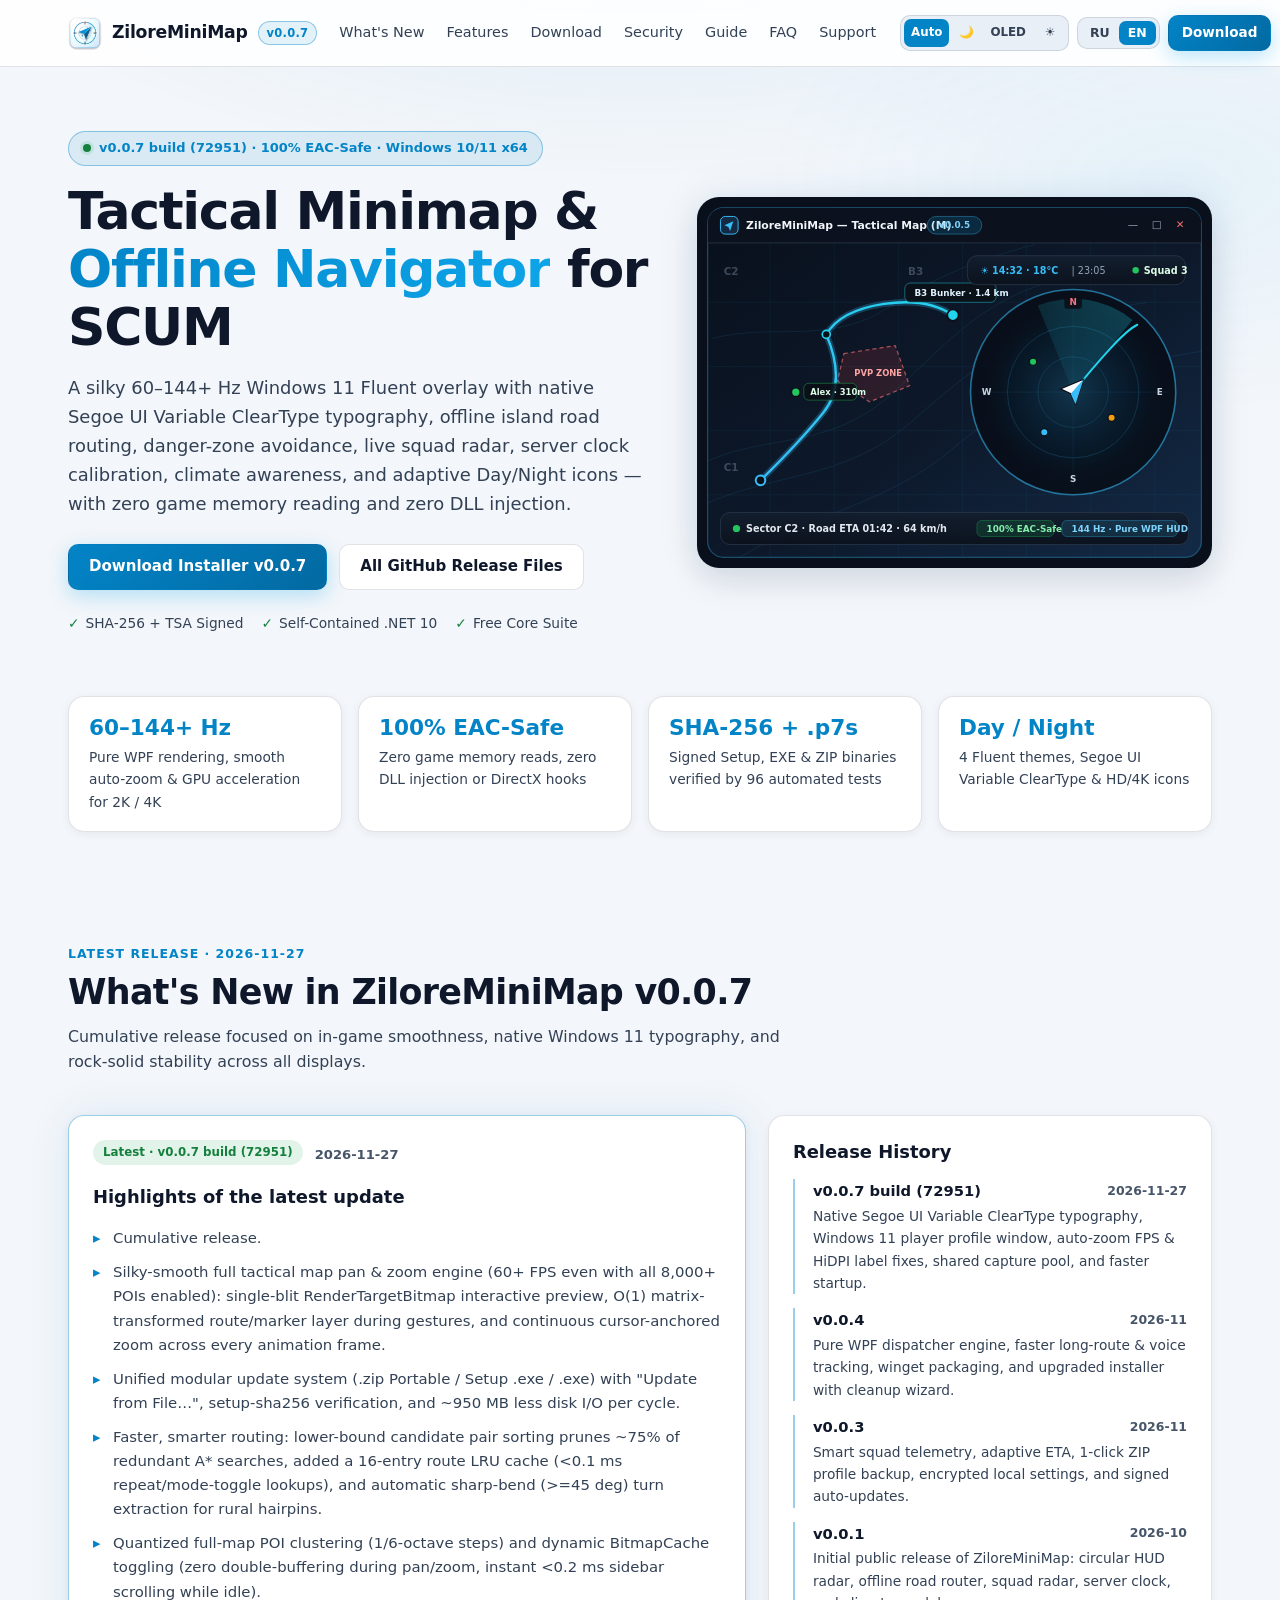
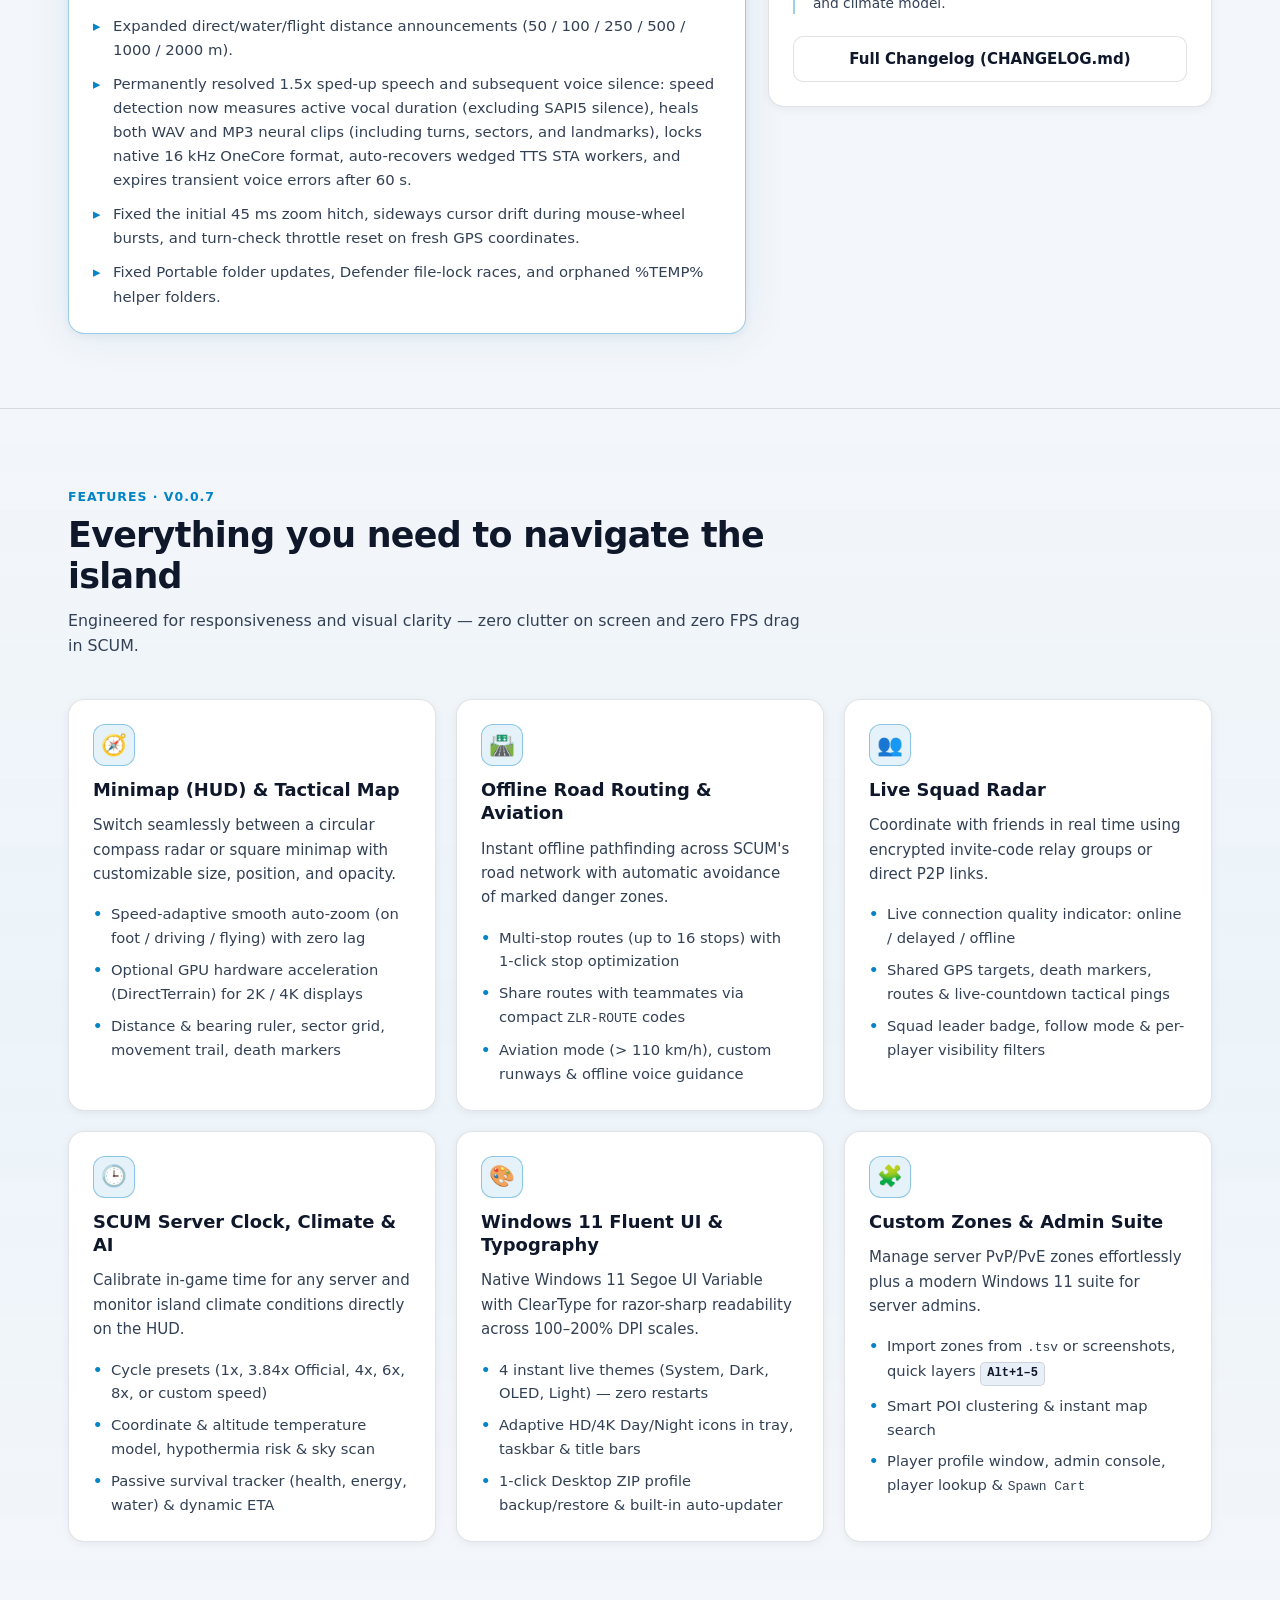
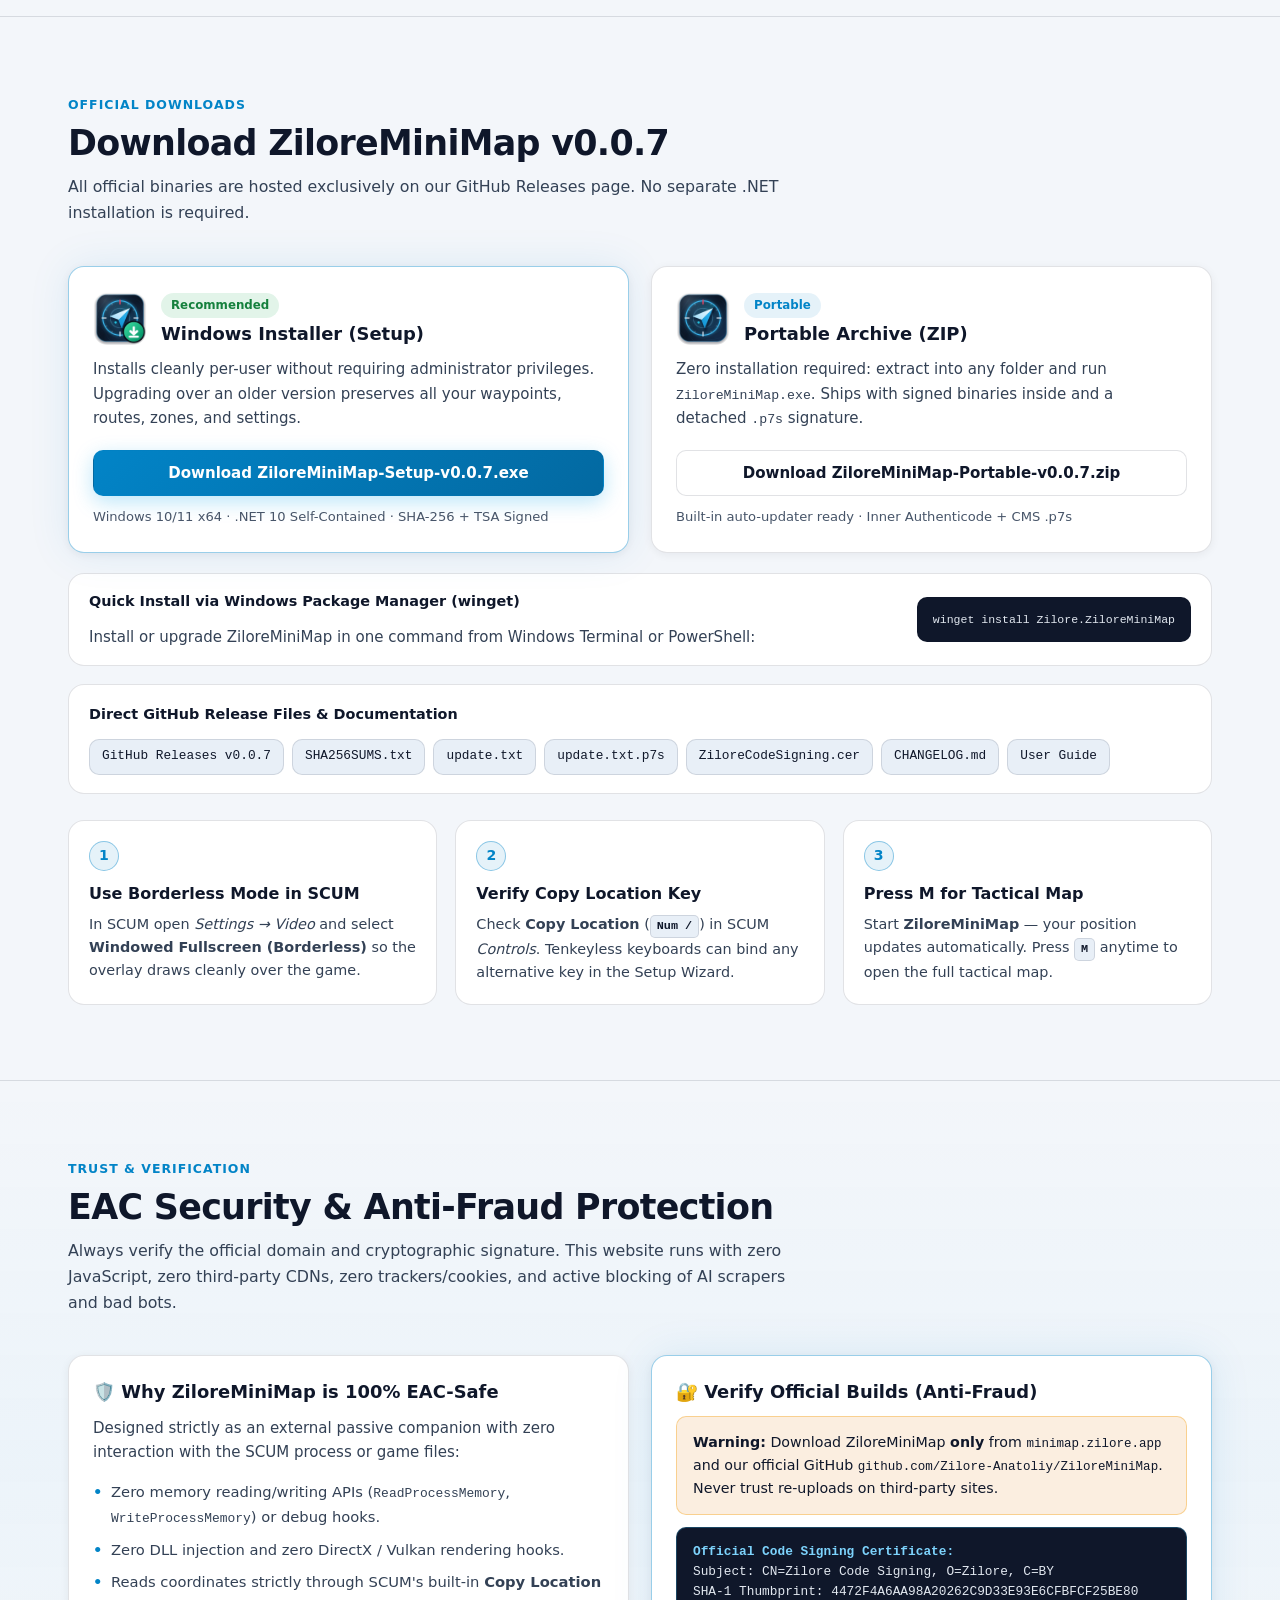
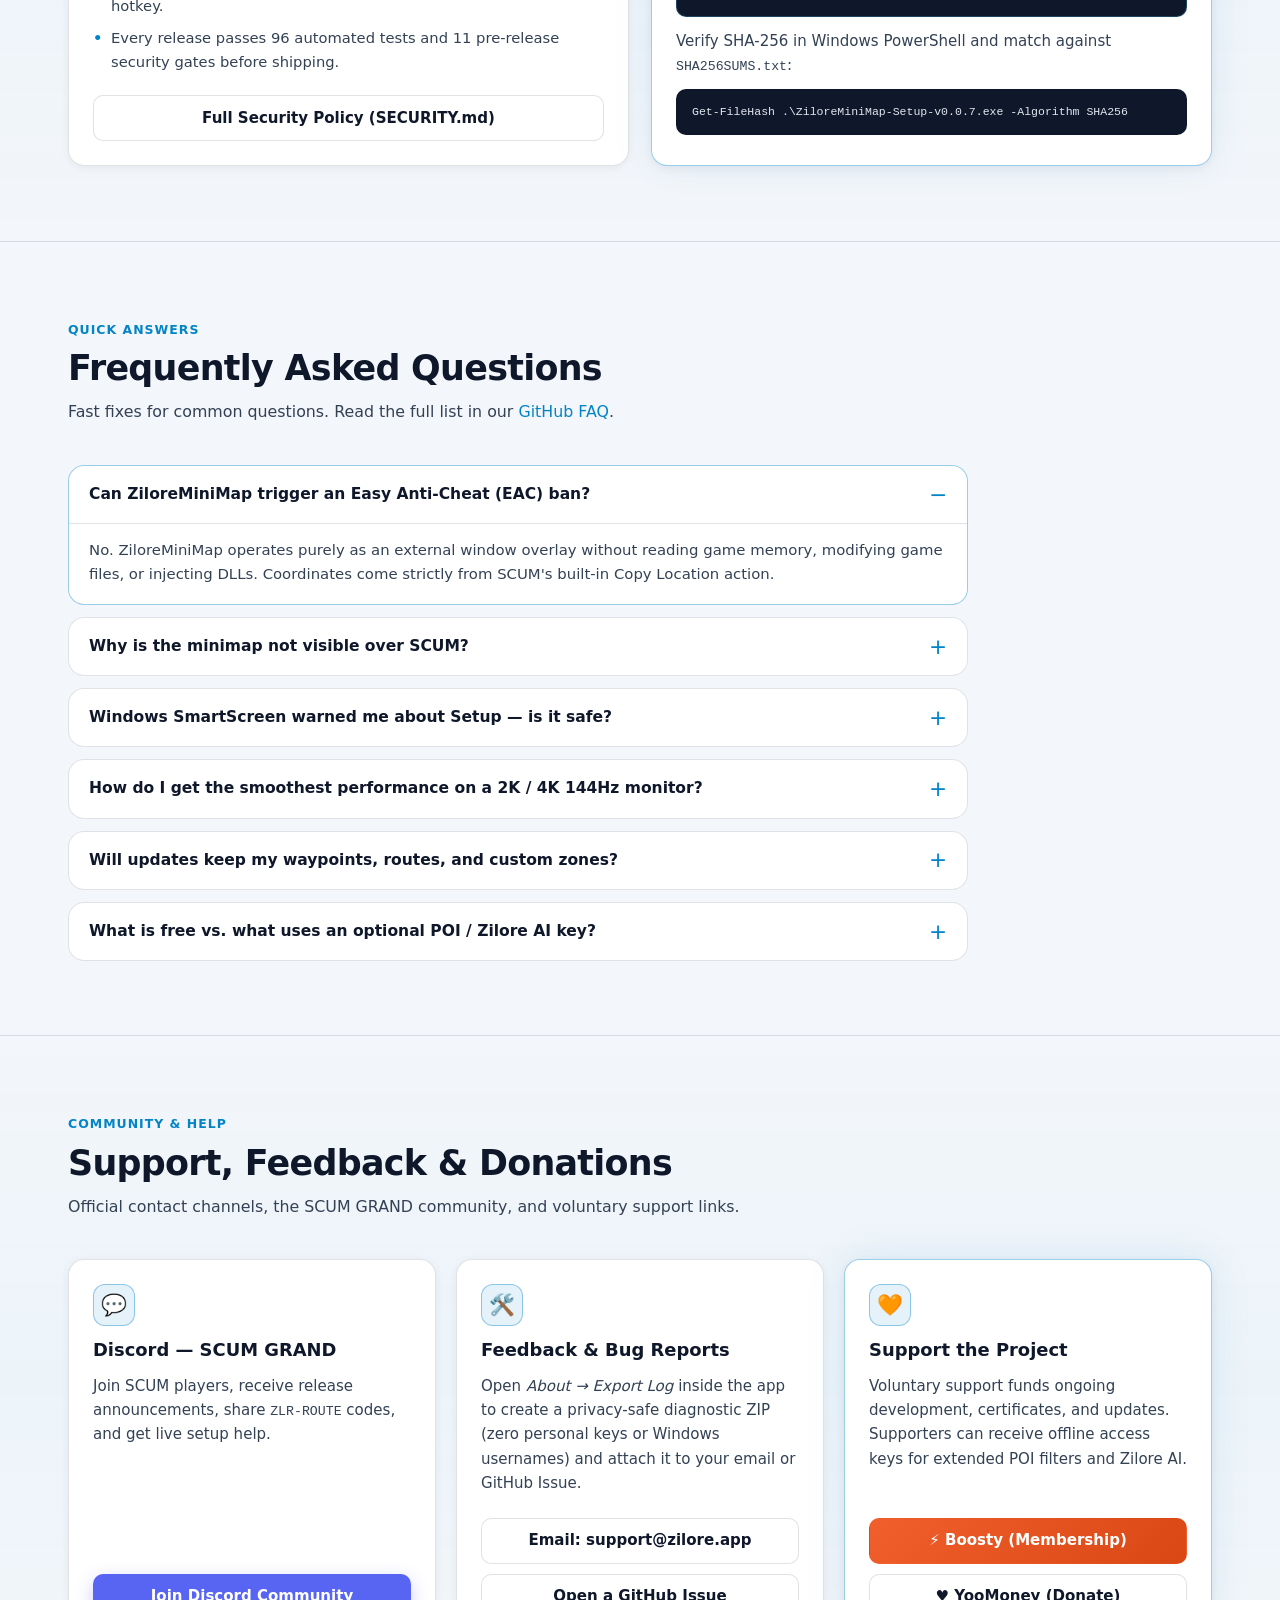
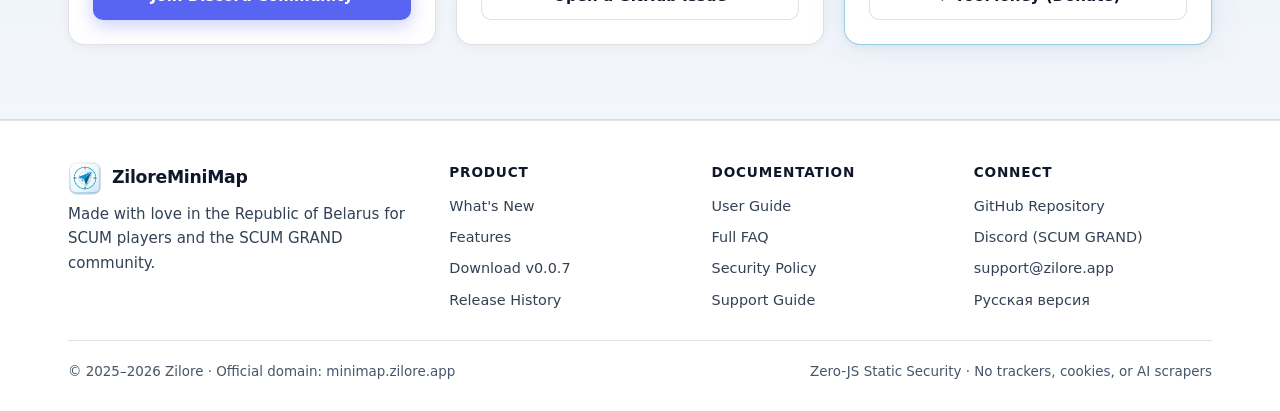
<file: en/index.html>
<!DOCTYPE html>
<html lang="en" data-version="v0.0.7" data-build="72951" data-release-date="2026-11-27">
<head>
  <meta charset="utf-8">
  <meta name="viewport" content="width=device-width, initial-scale=1, viewport-fit=cover">
  <meta http-equiv="Content-Security-Policy" content="default-src 'none'; script-src 'none'; object-src 'none'; media-src 'none'; worker-src 'none'; child-src 'none'; connect-src 'none'; style-src 'self'; img-src 'self'; font-src 'self'; manifest-src 'self'; base-uri 'none'; form-action 'none'; upgrade-insecure-requests;">
  <meta name="referrer" content="no-referrer">
  <meta name="robots" content="index, follow, noai, noimageai">
  <meta name="googlebot" content="index, follow, max-snippet:-1, max-image-preview:large">

  <title>ZiloreMiniMap — Tactical Minimap &amp; GPS for SCUM</title>
  <meta name="description" content="ZiloreMiniMap for SCUM — 144 Hz tactical minimap, offline road GPS, live squad radar &amp; server clock for Windows 10/11. 100% EAC-Safe, signed &amp; free.">
  <meta name="theme-color" content="#0B1322" media="(prefers-color-scheme: dark)">
  <meta name="theme-color" content="#F3F6FA" media="(prefers-color-scheme: light)">

  <link rel="canonical" href="https://minimap.zilore.app/en/">
  <link rel="alternate" hreflang="ru" href="https://minimap.zilore.app/">
  <link rel="alternate" hreflang="en" href="https://minimap.zilore.app/en/">
  <link rel="alternate" hreflang="x-default" href="https://minimap.zilore.app/">

  <!-- Preload critical render assets -->
  <link rel="preload" href="/css/style.css?v=72951" as="style">
  <link rel="preload" href="/img/tactical-preview.svg?v=72951" as="image" type="image/svg+xml">

  <!-- Icons & Manifest -->
  <link rel="icon" href="/favicon.ico?v=72951" sizes="any">
  <link rel="icon" type="image/png" sizes="192x192" href="/img/icon-192.png">
  <link rel="apple-touch-icon" href="/img/apple-touch-icon.png">
  <link rel="manifest" href="/site.webmanifest?v=72951">

  <!-- Open Graph / Discord / Twitter -->
  <meta property="og:type" content="website">
  <meta property="og:site_name" content="ZiloreMiniMap">
  <meta property="og:title" content="ZiloreMiniMap — Tactical Minimap &amp; GPS for SCUM">
  <meta property="og:description" content="60–144+ Hz Windows 11 Fluent UI (Segoe UI Variable ClearType), offline road routing, live squad radar, server clock &amp; 100% EAC-Safe.">
  <meta property="og:url" content="https://minimap.zilore.app/en/">
  <meta property="og:image" content="https://minimap.zilore.app/img/og-preview.png">
  <meta property="og:image:width" content="1200">
  <meta property="og:image:height" content="630">
  <meta property="og:image:alt" content="ZiloreMiniMap tactical map and circular minimap HUD preview for SCUM">
  <meta property="og:locale" content="en_US">
  <meta property="og:locale:alternate" content="ru_RU">
  <meta name="twitter:card" content="summary_large_image">
  <meta name="twitter:title" content="ZiloreMiniMap — Tactical Minimap &amp; GPS for SCUM">
  <meta name="twitter:description" content="Windows 10/11 Fluent UI, .NET 10, 100% EAC-Safe, SHA-256 + CMS .p7s signed.">
  <meta name="twitter:image" content="https://minimap.zilore.app/img/og-preview.png">
  <meta name="twitter:image:alt" content="ZiloreMiniMap tactical minimap overlay for SCUM">

  <link rel="stylesheet" href="/css/style.css?v=72951">
</head>
<body itemscope itemtype="https://schema.org/SoftwareApplication">
  <!-- Zero-JS 4-Theme State Radios -->
  <input type="radio" name="theme" id="theme-auto" class="sr-only-radio" checked aria-hidden="true">
  <input type="radio" name="theme" id="theme-dark" class="sr-only-radio" aria-hidden="true">
  <input type="radio" name="theme" id="theme-oled" class="sr-only-radio" aria-hidden="true">
  <input type="radio" name="theme" id="theme-light" class="sr-only-radio" aria-hidden="true">

  <a class="skip-link" href="#main">Skip to content</a>

  <meta itemprop="name" content="ZiloreMiniMap">
  <meta itemprop="alternateName" content="Zilore MiniMap SCUM">
  <meta itemprop="softwareVersion" content="0.0.7">
  <meta itemprop="dateModified" content="2026-11-27">
  <meta itemprop="inLanguage" content="en">
  <meta itemprop="operatingSystem" content="Windows 10, Windows 11 (x64)">
  <meta itemprop="softwareRequirements" content="Windows 10 / 11 x64">
  <meta itemprop="applicationCategory" content="GameApplication">
  <meta itemprop="applicationSubCategory" content="Tactical Minimap &amp; Offline Navigator">
  <meta itemprop="url" content="https://minimap.zilore.app/en/">
  <meta itemprop="downloadUrl" content="https://github.com/Zilore-Anatoliy/ZiloreMiniMap/releases/download/v0.0.7/ZiloreMiniMap-Setup-v0.0.7.exe">
  <meta itemprop="image" content="https://minimap.zilore.app/img/og-preview.png">
  <meta itemprop="screenshot" content="https://minimap.zilore.app/img/og-preview.png">
  <span itemprop="author" itemscope itemtype="https://schema.org/Organization" hidden>
    <meta itemprop="name" content="Zilore">
    <meta itemprop="url" content="https://minimap.zilore.app/">
  </span>
  <span itemprop="offers" itemscope itemtype="https://schema.org/Offer" hidden>
    <meta itemprop="price" content="0">
    <meta itemprop="priceCurrency" content="USD">
    <meta itemprop="availability" content="https://schema.org/InStock">
  </span>

  <!-- Sticky Translucent Fluent Header -->
  <header class="site-header">
    <div class="container nav-wrap">
      <a class="brand" href="#top" aria-label="ZiloreMiniMap — Home">
        <picture>
          <source srcset="/img/icon-day.webp" type="image/webp" media="(prefers-color-scheme: light)">
          <source srcset="/img/icon-day.png" type="image/png" media="(prefers-color-scheme: light)">
          <source srcset="/img/icon-night.webp" type="image/webp">
          <img class="brand-icon" src="/img/icon-night.png" alt="ZiloreMiniMap Logo" width="34" height="34">
        </picture>
        <span>ZiloreMiniMap</span>
        <span class="version-tag">v0.0.7</span>
      </a>

      <input type="checkbox" id="nav-toggle" class="nav-toggle-input" aria-label="Toggle navigation menu">
      <label for="nav-toggle" class="nav-toggle-btn" aria-label="Menu">
        <span></span>
        <span></span>
        <span></span>
      </label>

      <nav class="nav-panel" aria-label="Primary navigation">
        <ul class="nav-links">
          <li><a href="#changelog">What's New</a></li>
          <li><a href="#features">Features</a></li>
          <li><a href="#download">Download</a></li>
          <li><a href="#security">Security</a></li>
          <li><a href="/en/guide/">Guide</a></li>
          <li><a href="#faq">FAQ</a></li>
          <li><a href="#support">Support</a></li>
        </ul>
        <div class="nav-actions">
          <div class="theme-switch" role="group" aria-label="Color theme">
            <label for="theme-auto" title="Match OS theme">Auto</label>
            <label for="theme-dark" title="Dark theme">🌙</label>
            <label for="theme-oled" title="Pure OLED black">OLED</label>
            <label for="theme-light" title="Light theme">☀</label>
          </div>
          <div class="lang-switch" aria-label="Language switcher">
            <a href="/" hreflang="ru" lang="ru">RU</a>
            <span class="is-active" aria-current="page">EN</span>
          </div>
          <a class="btn btn-primary btn-sm" href="#download">Download</a>
        </div>
      </nav>
    </div>

    <!-- Mobile 1-Tap Quick-Jump Bar -->
    <nav class="mobile-quickbar" aria-label="Quick navigation">
      <a class="is-primary" href="#download">⬇ Download v0.0.7</a>
      <a href="#changelog">What's New</a>
      <a href="#features">Features</a>
      <a href="#security">Security</a>
      <a href="/en/guide/">Guide</a>
      <a href="#faq">FAQ</a>
      <a href="#support">Support</a>
    </nav>
  </header>

  <main id="main">
    <!-- Hero Section -->
    <section class="hero" id="top">
      <div class="container hero-grid">
        <div>
          <div class="hero-badge">
            <span class="status-dot" aria-hidden="true"></span>
            <span>v0.0.7 build (72951) · 100% EAC-Safe · Windows 10/11 x64</span>
          </div>
          <h1 class="hero-title">
            Tactical Minimap &amp; <span class="text-gradient">Offline Navigator</span> for SCUM
          </h1>
          <p class="hero-lead">
            A silky 60–144+ Hz Windows 11 Fluent overlay with native Segoe UI Variable ClearType typography, offline island road routing, danger-zone avoidance, live squad radar, server clock calibration, climate awareness, and adaptive Day/Night icons — with zero game memory reading and zero DLL injection.
          </p>
          <div class="hero-cta">
            <a class="btn btn-primary" href="https://github.com/Zilore-Anatoliy/ZiloreMiniMap/releases/download/v0.0.7/ZiloreMiniMap-Setup-v0.0.7.exe" target="_blank" rel="noopener noreferrer external">
              Download Installer v0.0.7
            </a>
            <a class="btn btn-secondary" href="https://github.com/Zilore-Anatoliy/ZiloreMiniMap/releases/tag/v0.0.7" target="_blank" rel="noopener noreferrer external">
              All GitHub Release Files
            </a>
          </div>
          <ul class="hero-trust">
            <li><span class="check-mark" aria-hidden="true">✓</span> SHA-256 + TSA Signed</li>
            <li><span class="check-mark" aria-hidden="true">✓</span> Self-Contained .NET 10</li>
            <li><span class="check-mark" aria-hidden="true">✓</span> Free Core Suite</li>
          </ul>
        </div>

        <div class="hero-visual">
          <img src="/img/tactical-preview.svg?v=72951" alt="ZiloreMiniMap tactical map and circular radar HUD preview for SCUM" width="640" height="460" fetchpriority="high" decoding="async">
        </div>
      </div>
    </section>

    <!-- Key Metrics Strip -->
    <section class="metrics" aria-label="Key highlights">
      <div class="container metrics-grid">
        <div class="metric-card">
          <span class="metric-value">60–144+ Hz</span>
          <span class="metric-label">Pure WPF rendering, smooth auto-zoom &amp; GPU acceleration for 2K / 4K</span>
        </div>
        <div class="metric-card">
          <span class="metric-value">100% EAC-Safe</span>
          <span class="metric-label">Zero game memory reads, zero DLL injection or DirectX hooks</span>
        </div>
        <div class="metric-card">
          <span class="metric-value">SHA-256 + .p7s</span>
          <span class="metric-label">Signed Setup, EXE &amp; ZIP binaries verified by 96 automated tests</span>
        </div>
        <div class="metric-card">
          <span class="metric-value">Day / Night</span>
          <span class="metric-label">4 Fluent themes, Segoe UI Variable ClearType &amp; HD/4K icons</span>
        </div>
      </div>
    </section>

    <!-- What's New & Release History Section -->
    <section class="section" id="changelog">
      <div class="container">
        <div class="section-head">
          <span class="section-eyebrow">Latest Release · 2026-11-27</span>
          <h2 class="section-title">What's New in ZiloreMiniMap v0.0.7</h2>
          <p class="section-desc">
            Cumulative release focused on in-game smoothness, native Windows 11 typography, and rock-solid stability across all displays.
          </p>
        </div>

        <div class="changelog-grid">
          <article class="card card-highlight">
            <div class="release-meta-row">
              <span class="pill-badge">Latest · v0.0.7 build (72951)</span>
              <span class="release-date">2026-11-27</span>
            </div>
            <h3 class="card-title">Highlights of the latest update</h3>
            <ul id="release-notes-en" class="changelog-list">
              <!-- RELEASE_NOTES_EN_START -->
              <li>Cumulative release.</li>
              <li>Silky-smooth full tactical map pan &amp; zoom engine (60+ FPS even with all 8,000+ POIs enabled): single-blit RenderTargetBitmap interactive preview, O(1) matrix-transformed route/marker layer during gestures, and continuous cursor-anchored zoom across every animation frame.</li>
              <li>Unified modular update system (.zip Portable / Setup .exe / .exe) with &quot;Update from File…&quot;, setup-sha256 verification, and ~950 MB less disk I/O per cycle.</li>
              <li>Faster, smarter routing: lower-bound candidate pair sorting prunes ~75% of redundant A* searches, added a 16-entry route LRU cache (&lt;0.1 ms repeat/mode-toggle lookups), and automatic sharp-bend (&gt;=45 deg) turn extraction for rural hairpins.</li>
              <li>Quantized full-map POI clustering (1/6-octave steps) and dynamic BitmapCache toggling (zero double-buffering during pan/zoom, instant &lt;0.2 ms sidebar scrolling while idle).</li>
              <li>Expanded direct/water/flight distance announcements (50 / 100 / 250 / 500 / 1000 / 2000 m).</li>
              <li>Permanently resolved 1.5x sped-up speech and subsequent voice silence: speed detection now measures active vocal duration (excluding SAPI5 silence), heals both WAV and MP3 neural clips (including turns, sectors, and landmarks), locks native 16 kHz OneCore format, auto-recovers wedged TTS STA workers, and expires transient voice errors after 60 s.</li>
              <li>Fixed the initial 45 ms zoom hitch, sideways cursor drift during mouse-wheel bursts, and turn-check throttle reset on fresh GPS coordinates.</li>
              <li>Fixed Portable folder updates, Defender file-lock races, and orphaned %TEMP% helper folders.</li>
              <!-- RELEASE_NOTES_EN_END -->
            </ul>
          </article>

          <aside class="card" aria-label="Release history">
            <h3 class="card-title">Release History</h3>
            <ul class="timeline-list">
              <li class="timeline-item">
                <div class="timeline-ver">v0.0.7 build (72951) <span>2026-11-27</span></div>
                <p>Native Segoe UI Variable ClearType typography, Windows 11 player profile window, auto-zoom FPS &amp; HiDPI label fixes, shared capture pool, and faster startup.</p>
              </li>
              <li class="timeline-item">
                <div class="timeline-ver">v0.0.4 <span>2026-11</span></div>
                <p>Pure WPF dispatcher engine, faster long-route &amp; voice tracking, winget packaging, and upgraded installer with cleanup wizard.</p>
              </li>
              <li class="timeline-item">
                <div class="timeline-ver">v0.0.3 <span>2026-11</span></div>
                <p>Smart squad telemetry, adaptive ETA, 1-click ZIP profile backup, encrypted local settings, and signed auto-updates.</p>
              </li>
              <li class="timeline-item">
                <div class="timeline-ver">v0.0.1 <span>2026-10</span></div>
                <p>Initial public release of ZiloreMiniMap: circular HUD radar, offline road router, squad radar, server clock, and climate model.</p>
              </li>
            </ul>
            <div class="btn-stack">
              <a class="btn btn-secondary btn-full" href="https://github.com/Zilore-Anatoliy/ZiloreMiniMap/blob/main/CHANGELOG.md" target="_blank" rel="noopener noreferrer external">
                Full Changelog (CHANGELOG.md)
              </a>
            </div>
          </aside>
        </div>
      </div>
    </section>

    <!-- Features Section -->
    <section class="section section-alt" id="features">
      <div class="container">
        <div class="section-head">
          <span class="section-eyebrow">Features · v0.0.7</span>
          <h2 class="section-title">Everything you need to navigate the island</h2>
          <p class="section-desc">
            Engineered for responsiveness and visual clarity — zero clutter on screen and zero FPS drag in SCUM.
          </p>
        </div>

        <div class="features-grid">
          <article class="card">
            <div class="feature-icon" aria-hidden="true">🧭</div>
            <h3 class="card-title">Minimap (HUD) &amp; Tactical Map</h3>
            <p class="card-text">Switch seamlessly between a circular compass radar or square minimap with customizable size, position, and opacity.</p>
            <ul class="card-list">
              <li>Speed-adaptive smooth auto-zoom (on foot / driving / flying) with zero lag</li>
              <li>Optional GPU hardware acceleration (DirectTerrain) for 2K / 4K displays</li>
              <li>Distance &amp; bearing ruler, sector grid, movement trail, death markers</li>
            </ul>
          </article>

          <article class="card">
            <div class="feature-icon" aria-hidden="true">🛣️</div>
            <h3 class="card-title">Offline Road Routing &amp; Aviation</h3>
            <p class="card-text">Instant offline pathfinding across SCUM's road network with automatic avoidance of marked danger zones.</p>
            <ul class="card-list">
              <li>Multi-stop routes (up to 16 stops) with 1-click stop optimization</li>
              <li>Share routes with teammates via compact <code>ZLR-ROUTE</code> codes</li>
              <li>Aviation mode (&gt; 110 km/h), custom runways &amp; offline voice guidance</li>
            </ul>
          </article>

          <article class="card">
            <div class="feature-icon" aria-hidden="true">👥</div>
            <h3 class="card-title">Live Squad Radar</h3>
            <p class="card-text">Coordinate with friends in real time using encrypted invite-code relay groups or direct P2P links.</p>
            <ul class="card-list">
              <li>Live connection quality indicator: online / delayed / offline</li>
              <li>Shared GPS targets, death markers, routes &amp; live-countdown tactical pings</li>
              <li>Squad leader badge, follow mode &amp; per-player visibility filters</li>
            </ul>
          </article>

          <article class="card">
            <div class="feature-icon" aria-hidden="true">🕒</div>
            <h3 class="card-title">SCUM Server Clock, Climate &amp; AI</h3>
            <p class="card-text">Calibrate in-game time for any server and monitor island climate conditions directly on the HUD.</p>
            <ul class="card-list">
              <li>Cycle presets (1x, 3.84x Official, 4x, 6x, 8x, or custom speed)</li>
              <li>Coordinate &amp; altitude temperature model, hypothermia risk &amp; sky scan</li>
              <li>Passive survival tracker (health, energy, water) &amp; dynamic ETA</li>
            </ul>
          </article>

          <article class="card">
            <div class="feature-icon" aria-hidden="true">🎨</div>
            <h3 class="card-title">Windows 11 Fluent UI &amp; Typography</h3>
            <p class="card-text">Native Windows 11 Segoe UI Variable with ClearType for razor-sharp readability across 100–200% DPI scales.</p>
            <ul class="card-list">
              <li>4 instant live themes (System, Dark, OLED, Light) — zero restarts</li>
              <li>Adaptive HD/4K Day/Night icons in tray, taskbar &amp; title bars</li>
              <li>1-click Desktop ZIP profile backup/restore &amp; built-in auto-updater</li>
            </ul>
          </article>

          <article class="card">
            <div class="feature-icon" aria-hidden="true">🧩</div>
            <h3 class="card-title">Custom Zones &amp; Admin Suite</h3>
            <p class="card-text">Manage server PvP/PvE zones effortlessly plus a modern Windows 11 suite for server admins.</p>
            <ul class="card-list">
              <li>Import zones from <code>.tsv</code> or screenshots, quick layers <kbd>Alt+1–5</kbd></li>
              <li>Smart POI clustering &amp; instant map search</li>
              <li>Player profile window, admin console, player lookup &amp; <code>Spawn Cart</code></li>
            </ul>
          </article>
        </div>
      </div>
    </section>

    <!-- Download Hub -->
    <section class="section" id="download">
      <div class="container">
        <div class="section-head">
          <span class="section-eyebrow">Official Downloads</span>
          <h2 class="section-title">Download ZiloreMiniMap v0.0.7</h2>
          <p class="section-desc">
            All official binaries are hosted exclusively on our GitHub Releases page. No separate .NET installation is required.
          </p>
        </div>

        <div class="download-grid">
          <div class="card card-highlight">
            <div class="download-header">
              <picture>
                <source srcset="/img/icon-setup.webp" type="image/webp">
                <img class="download-app-icon" src="/img/icon-setup.png" alt="ZiloreMiniMap Windows Installer" width="54" height="54" loading="lazy">
              </picture>
              <div>
                <span class="pill-badge">Recommended</span>
                <h3 class="card-title">Windows Installer (Setup)</h3>
              </div>
            </div>
            <p class="card-text">
              Installs cleanly per-user without requiring administrator privileges. Upgrading over an older version preserves all your waypoints, routes, zones, and settings.
            </p>
            <div class="download-actions">
              <a class="btn btn-primary btn-full" href="https://github.com/Zilore-Anatoliy/ZiloreMiniMap/releases/download/v0.0.7/ZiloreMiniMap-Setup-v0.0.7.exe" target="_blank" rel="noopener noreferrer external">
                Download ZiloreMiniMap-Setup-v0.0.7.exe
              </a>
              <span class="download-meta">Windows 10/11 x64 · .NET 10 Self-Contained · SHA-256 + TSA Signed</span>
            </div>
          </div>

          <div class="card">
            <div class="download-header">
              <picture>
                <source srcset="/img/icon-app.webp" type="image/webp">
                <img class="download-app-icon" src="/img/icon-app.png" alt="ZiloreMiniMap Portable ZIP" width="54" height="54" loading="lazy">
              </picture>
              <div>
                <span class="pill-badge pill-badge-neutral">Portable</span>
                <h3 class="card-title">Portable Archive (ZIP)</h3>
              </div>
            </div>
            <p class="card-text">
              Zero installation required: extract into any folder and run <code>ZiloreMiniMap.exe</code>. Ships with signed binaries inside and a detached <code>.p7s</code> signature.
            </p>
            <div class="download-actions">
              <a class="btn btn-secondary btn-full" href="https://github.com/Zilore-Anatoliy/ZiloreMiniMap/releases/download/v0.0.7/ZiloreMiniMap-Portable-v0.0.7.zip" target="_blank" rel="noopener noreferrer external">
                Download ZiloreMiniMap-Portable-v0.0.7.zip
              </a>
              <span class="download-meta">Built-in auto-updater ready · Inner Authenticode + CMS .p7s</span>
            </div>
          </div>
        </div>

        <!-- Winget Quick Install -->
        <div class="winget-bar">
          <div>
            <h3 class="github-files-title">Quick Install via Windows Package Manager (winget)</h3>
            <p class="card-text">Install or upgrade ZiloreMiniMap in one command from Windows Terminal or PowerShell:</p>
          </div>
          <pre class="code-block"><code>winget install Zilore.ZiloreMiniMap</code></pre>
        </div>

        <!-- Direct GitHub Files & Docs Bar -->
        <div class="github-files-bar">
          <h3 class="github-files-title">Direct GitHub Release Files &amp; Documentation</h3>
          <div class="file-pills">
            <a class="file-pill" href="https://github.com/Zilore-Anatoliy/ZiloreMiniMap/releases/tag/v0.0.7" target="_blank" rel="noopener noreferrer external">GitHub Releases v0.0.7</a>
            <a class="file-pill" href="https://github.com/Zilore-Anatoliy/ZiloreMiniMap/releases/download/v0.0.7/SHA256SUMS.txt" target="_blank" rel="noopener noreferrer external">SHA256SUMS.txt</a>
            <a class="file-pill" href="https://github.com/Zilore-Anatoliy/ZiloreMiniMap/releases/download/v0.0.7/update.txt" target="_blank" rel="noopener noreferrer external">update.txt</a>
            <a class="file-pill" href="https://github.com/Zilore-Anatoliy/ZiloreMiniMap/releases/download/v0.0.7/update.txt.p7s" target="_blank" rel="noopener noreferrer external">update.txt.p7s</a>
            <a class="file-pill" href="https://github.com/Zilore-Anatoliy/ZiloreMiniMap/releases/latest/download/ZiloreCodeSigning.cer" target="_blank" rel="noopener noreferrer external">ZiloreCodeSigning.cer</a>
            <a class="file-pill" href="https://github.com/Zilore-Anatoliy/ZiloreMiniMap/blob/main/CHANGELOG.md" target="_blank" rel="noopener noreferrer external">CHANGELOG.md</a>
            <a class="file-pill" href="/en/guide/">User Guide</a>
          </div>
        </div>

        <!-- 1-Minute Setup Steps -->
        <div class="steps-grid">
          <div class="step-card">
            <span class="step-num">1</span>
            <h3>Use Borderless Mode in SCUM</h3>
            <p>In SCUM open <em>Settings → Video</em> and select <strong>Windowed Fullscreen (Borderless)</strong> so the overlay draws cleanly over the game.</p>
          </div>
          <div class="step-card">
            <span class="step-num">2</span>
            <h3>Verify Copy Location Key</h3>
            <p>Check <strong>Copy Location</strong> (<kbd>Num /</kbd>) in SCUM <em>Controls</em>. Tenkeyless keyboards can bind any alternative key in the Setup Wizard.</p>
          </div>
          <div class="step-card">
            <span class="step-num">3</span>
            <h3>Press M for Tactical Map</h3>
            <p>Start <strong>ZiloreMiniMap</strong> — your position updates automatically. Press <kbd>M</kbd> anytime to open the full tactical map.</p>
          </div>
        </div>
      </div>
    </section>

    <!-- Security & Anti-Fraud Section -->
    <section class="section section-alt" id="security">
      <div class="container">
        <div class="section-head">
          <span class="section-eyebrow">Trust &amp; Verification</span>
          <h2 class="section-title">EAC Security &amp; Anti-Fraud Protection</h2>
          <p class="section-desc">
            Always verify the official domain and cryptographic signature. This website runs with zero JavaScript, zero third-party CDNs, zero trackers/cookies, and active blocking of AI scrapers and bad bots.
          </p>
        </div>

        <div class="security-grid">
          <div class="card">
            <h3 class="card-title">🛡️ Why ZiloreMiniMap is 100% EAC-Safe</h3>
            <p class="card-text">
              Designed strictly as an external passive companion with zero interaction with the SCUM process or game files:
            </p>
            <ul class="card-list">
              <li>Zero memory reading/writing APIs (<code>ReadProcessMemory</code>, <code>WriteProcessMemory</code>) or debug hooks.</li>
              <li>Zero DLL injection and zero DirectX / Vulkan rendering hooks.</li>
              <li>Reads coordinates strictly through SCUM's built-in <strong>Copy Location</strong> hotkey.</li>
              <li>Every release passes 96 automated tests and 11 pre-release security gates before shipping.</li>
            </ul>
            <div class="btn-stack">
              <a class="btn btn-secondary" href="https://github.com/Zilore-Anatoliy/ZiloreMiniMap/blob/main/SECURITY.md" target="_blank" rel="noopener noreferrer external">
                Full Security Policy (SECURITY.md)
              </a>
            </div>
          </div>

          <div class="card card-highlight">
            <h3 class="card-title">🔐 Verify Official Builds (Anti-Fraud)</h3>
            <div class="alert-box">
              <strong>Warning:</strong> Download ZiloreMiniMap <strong>only</strong> from <code>minimap.zilore.app</code> and our official GitHub <code>github.com/Zilore-Anatoliy/ZiloreMiniMap</code>. Never trust re-uploads on third-party sites.
            </div>
            <div class="cert-box">
              <strong>Official Code Signing Certificate:</strong><br>
              Subject: CN=Zilore Code Signing, O=Zilore, C=BY<br>
              SHA-1 Thumbprint: 4472F4A6AA98A20262C9D33E93E6CFBFCF25BE80
            </div>
            <p class="card-text">Verify SHA-256 in Windows PowerShell and match against <code>SHA256SUMS.txt</code>:</p>
            <pre class="code-block"><code>Get-FileHash .\ZiloreMiniMap-Setup-v0.0.7.exe -Algorithm SHA256</code></pre>
          </div>
        </div>
      </div>
    </section>

    <!-- FAQ Section -->
    <section class="section" id="faq">
      <div class="container">
        <div class="section-head">
          <span class="section-eyebrow">Quick Answers</span>
          <h2 class="section-title">Frequently Asked Questions</h2>
          <p class="section-desc">
            Fast fixes for common questions. Read the full list in our <a href="https://github.com/Zilore-Anatoliy/ZiloreMiniMap/blob/main/docs/FAQ.md" target="_blank" rel="noopener noreferrer external">GitHub FAQ</a>.
          </p>
        </div>

        <div class="faq-list" itemscope itemtype="https://schema.org/FAQPage">
          <details class="faq-item" open itemscope itemprop="mainEntity" itemtype="https://schema.org/Question">
            <summary itemprop="name">Can ZiloreMiniMap trigger an Easy Anti-Cheat (EAC) ban?</summary>
            <div class="faq-body" itemscope itemprop="acceptedAnswer" itemtype="https://schema.org/Answer">
              <p itemprop="text">No. ZiloreMiniMap operates purely as an external window overlay without reading game memory, modifying game files, or injecting DLLs. Coordinates come strictly from SCUM's built-in Copy Location action.</p>
            </div>
          </details>

          <details class="faq-item" itemscope itemprop="mainEntity" itemtype="https://schema.org/Question">
            <summary itemprop="name">Why is the minimap not visible over SCUM?</summary>
            <div class="faq-body" itemscope itemprop="acceptedAnswer" itemtype="https://schema.org/Answer">
              <p itemprop="text">Open SCUM <strong>Settings → Video</strong> and switch Display Mode from Fullscreen to <strong>Windowed Fullscreen (Borderless)</strong>. Exclusive fullscreen prevents Windows from displaying external overlays.</p>
            </div>
          </details>

          <details class="faq-item" itemscope itemprop="mainEntity" itemtype="https://schema.org/Question">
            <summary itemprop="name">Windows SmartScreen warned me about Setup — is it safe?</summary>
            <div class="faq-body" itemscope itemprop="acceptedAnswer" itemtype="https://schema.org/Answer">
              <p itemprop="text">Yes, provided you downloaded it from our official GitHub and verified its signature/SHA-256 against <code>SHA256SUMS.txt</code>. SmartScreen flags newly released software signed by independent developers until download reputation grows. Click "More info" → "Run anyway".</p>
            </div>
          </details>

          <details class="faq-item" itemscope itemprop="mainEntity" itemtype="https://schema.org/Question">
            <summary itemprop="name">How do I get the smoothest performance on a 2K / 4K 144Hz monitor?</summary>
            <div class="faq-body" itemscope itemprop="acceptedAnswer" itemtype="https://schema.org/Answer">
              <p itemprop="text">Open <strong>Settings → Appearance</strong>, enable <strong>Hardware-accelerated M map (GPU)</strong>, and restart the app to switch the tactical map to direct GPU rendering with crisp ClearType text at 125–200% DPI scaling.</p>
            </div>
          </details>

          <details class="faq-item" itemscope itemprop="mainEntity" itemtype="https://schema.org/Question">
            <summary itemprop="name">Will updates keep my waypoints, routes, and custom zones?</summary>
            <div class="faq-body" itemscope itemprop="acceptedAnswer" itemtype="https://schema.org/Answer">
              <p itemprop="text">Yes. All user data is stored safely in your Windows user profile and preserved across updates. You can also export/restore a complete ZIP backup anytime under <strong>About → Support</strong>.</p>
            </div>
          </details>

          <details class="faq-item" itemscope itemprop="mainEntity" itemtype="https://schema.org/Question">
            <summary itemprop="name">What is free vs. what uses an optional POI / Zilore AI key?</summary>
            <div class="faq-body" itemscope itemprop="acceptedAnswer" itemtype="https://schema.org/Answer">
              <p itemprop="text">The entire core suite (minimap HUD, tactical map, road routing, squad radar, server clock, climate, aviation, zones, voice guidance, profile backup, and all 4 themes) is <strong>100% free</strong>. Extended POI database filters and Zilore AI unlock via offline access keys (1–24 hours or 30/90/180/365 days) for voluntary project supporters.</p>
            </div>
          </details>
        </div>
      </div>
    </section>

    <!-- Community, Support & Donations -->
    <section class="section section-alt" id="support">
      <div class="container">
        <div class="section-head">
          <span class="section-eyebrow">Community &amp; Help</span>
          <h2 class="section-title">Support, Feedback &amp; Donations</h2>
          <p class="section-desc">
            Official contact channels, the SCUM GRAND community, and voluntary support links.
          </p>
        </div>

        <div class="community-grid">
          <div class="card">
            <div class="feature-icon" aria-hidden="true">💬</div>
            <h3 class="card-title">Discord — SCUM GRAND</h3>
            <p class="card-text">
              Join SCUM players, receive release announcements, share <code>ZLR-ROUTE</code> codes, and get live setup help.
            </p>
            <div class="btn-stack">
              <a class="btn btn-discord btn-full" href="https://discord.gg/xbWXKahvS" target="_blank" rel="noopener noreferrer external">
                Join Discord Community
              </a>
            </div>
          </div>

          <div class="card">
            <div class="feature-icon" aria-hidden="true">🛠️</div>
            <h3 class="card-title">Feedback &amp; Bug Reports</h3>
            <p class="card-text">
              Open <em>About → Export Log</em> inside the app to create a privacy-safe diagnostic ZIP (zero personal keys or Windows usernames) and attach it to your email or GitHub Issue.
            </p>
            <div class="btn-stack">
              <a class="btn btn-secondary btn-full" href="mailto:support@zilore.app">
                Email: support@zilore.app
              </a>
              <a class="btn btn-secondary btn-full" href="https://github.com/Zilore-Anatoliy/ZiloreMiniMap/issues/new/choose" target="_blank" rel="noopener noreferrer external">
                Open a GitHub Issue
              </a>
            </div>
          </div>

          <div class="card card-highlight">
            <div class="feature-icon" aria-hidden="true">🧡</div>
            <h3 class="card-title">Support the Project</h3>
            <p class="card-text">
              Voluntary support funds ongoing development, certificates, and updates. Supporters can receive offline access keys for extended POI filters and Zilore AI.
            </p>
            <div class="btn-stack">
              <a class="btn btn-boosty btn-full" href="https://boosty.to/minimap.zilore.app/purchase/4184863?ssource=DIRECT&amp;share=subscription_link" target="_blank" rel="noopener noreferrer external">
                ⚡ Boosty (Membership)
              </a>
              <a class="btn btn-secondary btn-full" href="https://yoomoney.ru/to/410013990138306" target="_blank" rel="noopener noreferrer external">
                ♥ YooMoney (Donate)
              </a>
            </div>
          </div>
        </div>
      </div>
    </section>
  </main>

  <!-- Footer -->
  <footer class="site-footer">
    <div class="container">
      <div class="footer-grid">
        <div>
          <a class="brand" href="#top">
            <picture>
              <source srcset="/img/icon-day.webp" type="image/webp" media="(prefers-color-scheme: light)">
              <source srcset="/img/icon-day.png" type="image/png" media="(prefers-color-scheme: light)">
              <source srcset="/img/icon-night.webp" type="image/webp">
              <img class="brand-icon" src="/img/icon-night.png" alt="ZiloreMiniMap" width="32" height="32" loading="lazy">
            </picture>
            <span>ZiloreMiniMap</span>
          </a>
          <p class="card-text">
            Made with love in the Republic of Belarus for SCUM players and the SCUM GRAND community.
          </p>
        </div>

        <div>
          <h4 class="footer-heading">Product</h4>
          <ul class="footer-links">
            <li><a href="#changelog">What's New</a></li>
            <li><a href="#features">Features</a></li>
            <li><a href="#download">Download v0.0.7</a></li>
            <li><a href="https://github.com/Zilore-Anatoliy/ZiloreMiniMap/releases" target="_blank" rel="noopener noreferrer external">Release History</a></li>
          </ul>
        </div>

        <div>
          <h4 class="footer-heading">Documentation</h4>
          <ul class="footer-links">
            <li><a href="/en/guide/">User Guide</a></li>
            <li><a href="https://github.com/Zilore-Anatoliy/ZiloreMiniMap/blob/main/docs/FAQ.md" target="_blank" rel="noopener noreferrer external">Full FAQ</a></li>
            <li><a href="https://github.com/Zilore-Anatoliy/ZiloreMiniMap/blob/main/SECURITY.md" target="_blank" rel="noopener noreferrer external">Security Policy</a></li>
            <li><a href="https://github.com/Zilore-Anatoliy/ZiloreMiniMap/blob/main/SUPPORT.md" target="_blank" rel="noopener noreferrer external">Support Guide</a></li>
          </ul>
        </div>

        <div>
          <h4 class="footer-heading">Connect</h4>
          <ul class="footer-links">
            <li><a href="https://github.com/Zilore-Anatoliy/ZiloreMiniMap" target="_blank" rel="noopener noreferrer external">GitHub Repository</a></li>
            <li><a href="https://discord.gg/xbWXKahvS" target="_blank" rel="noopener noreferrer external">Discord (SCUM GRAND)</a></li>
            <li><a href="mailto:support@zilore.app">support@zilore.app</a></li>
            <li><a href="/" hreflang="ru" lang="ru">Русская версия</a></li>
          </ul>
        </div>
      </div>

      <div class="footer-bottom">
        <span>© 2025–2026 Zilore · Official domain: minimap.zilore.app</span>
        <span>Zero-JS Static Security · No trackers, cookies, or AI scrapers</span>
      </div>
    </div>
  </footer>
</body>
</html>
</file>
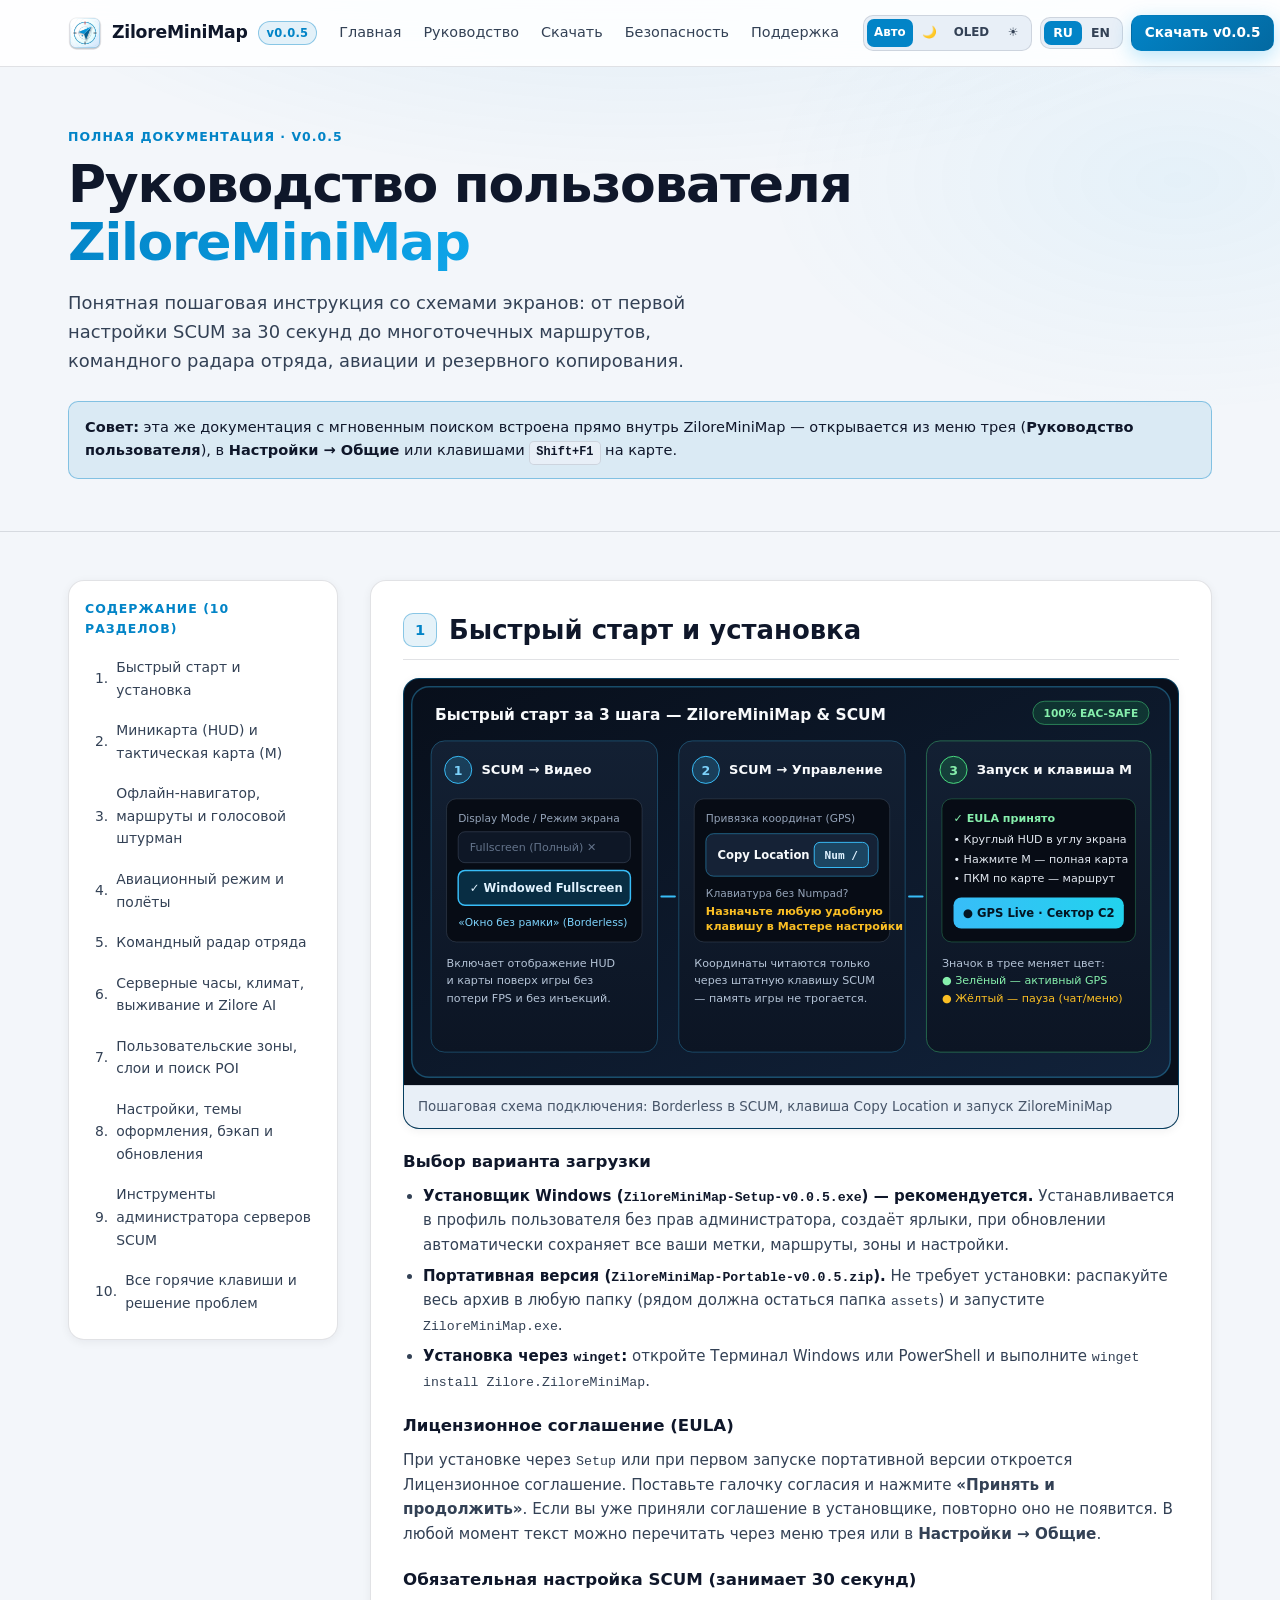
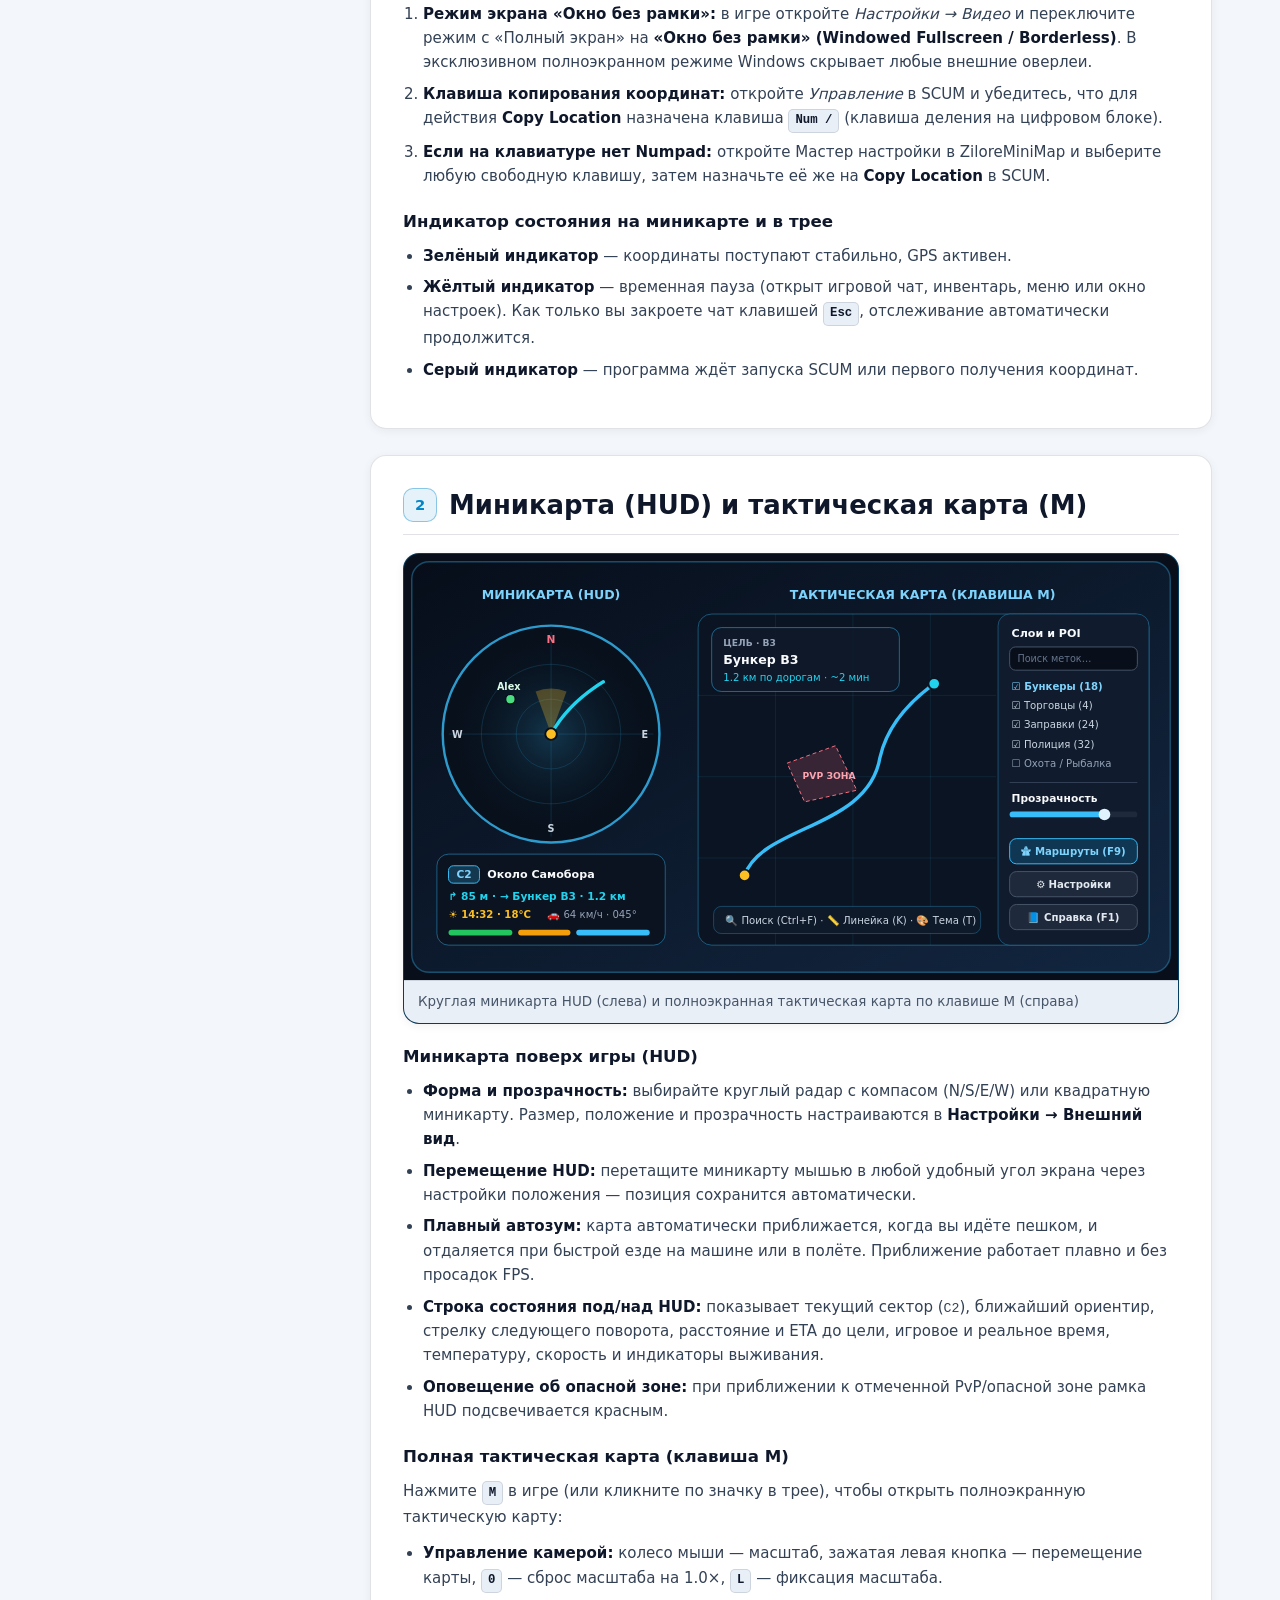
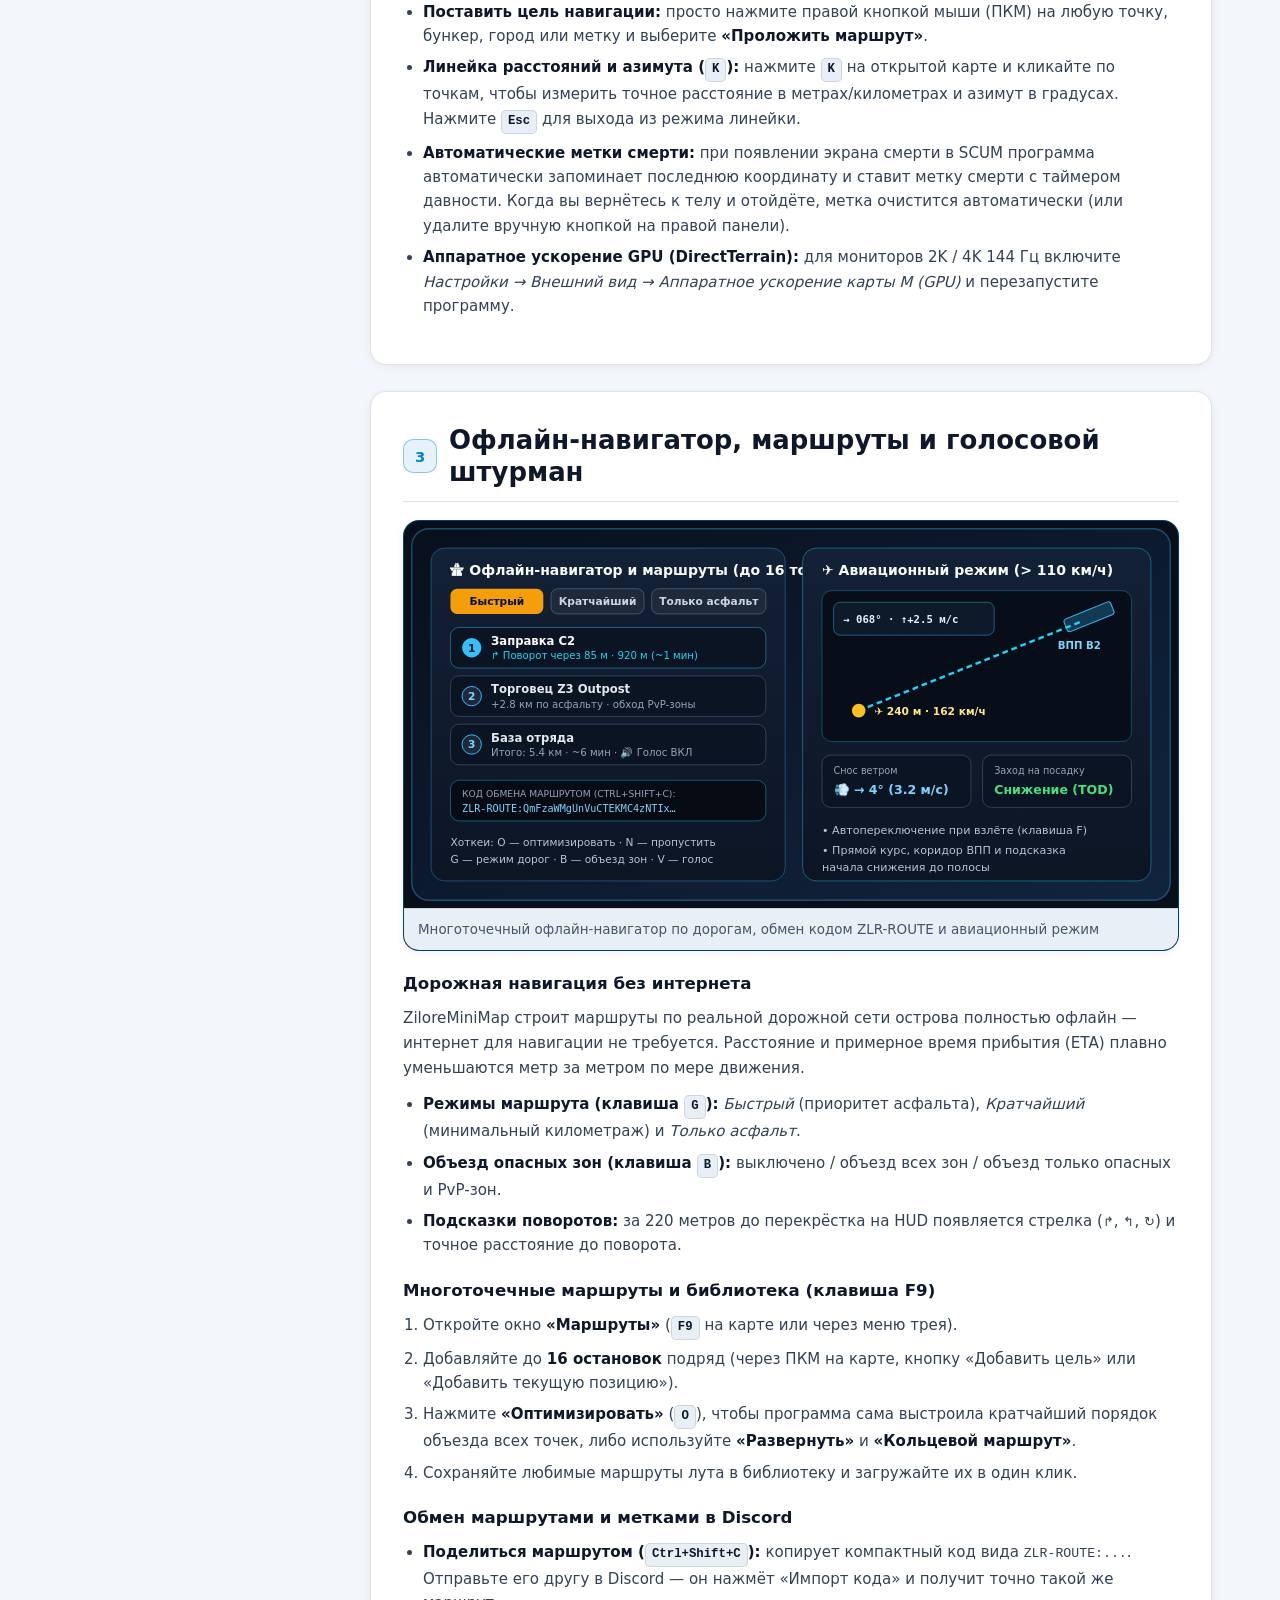
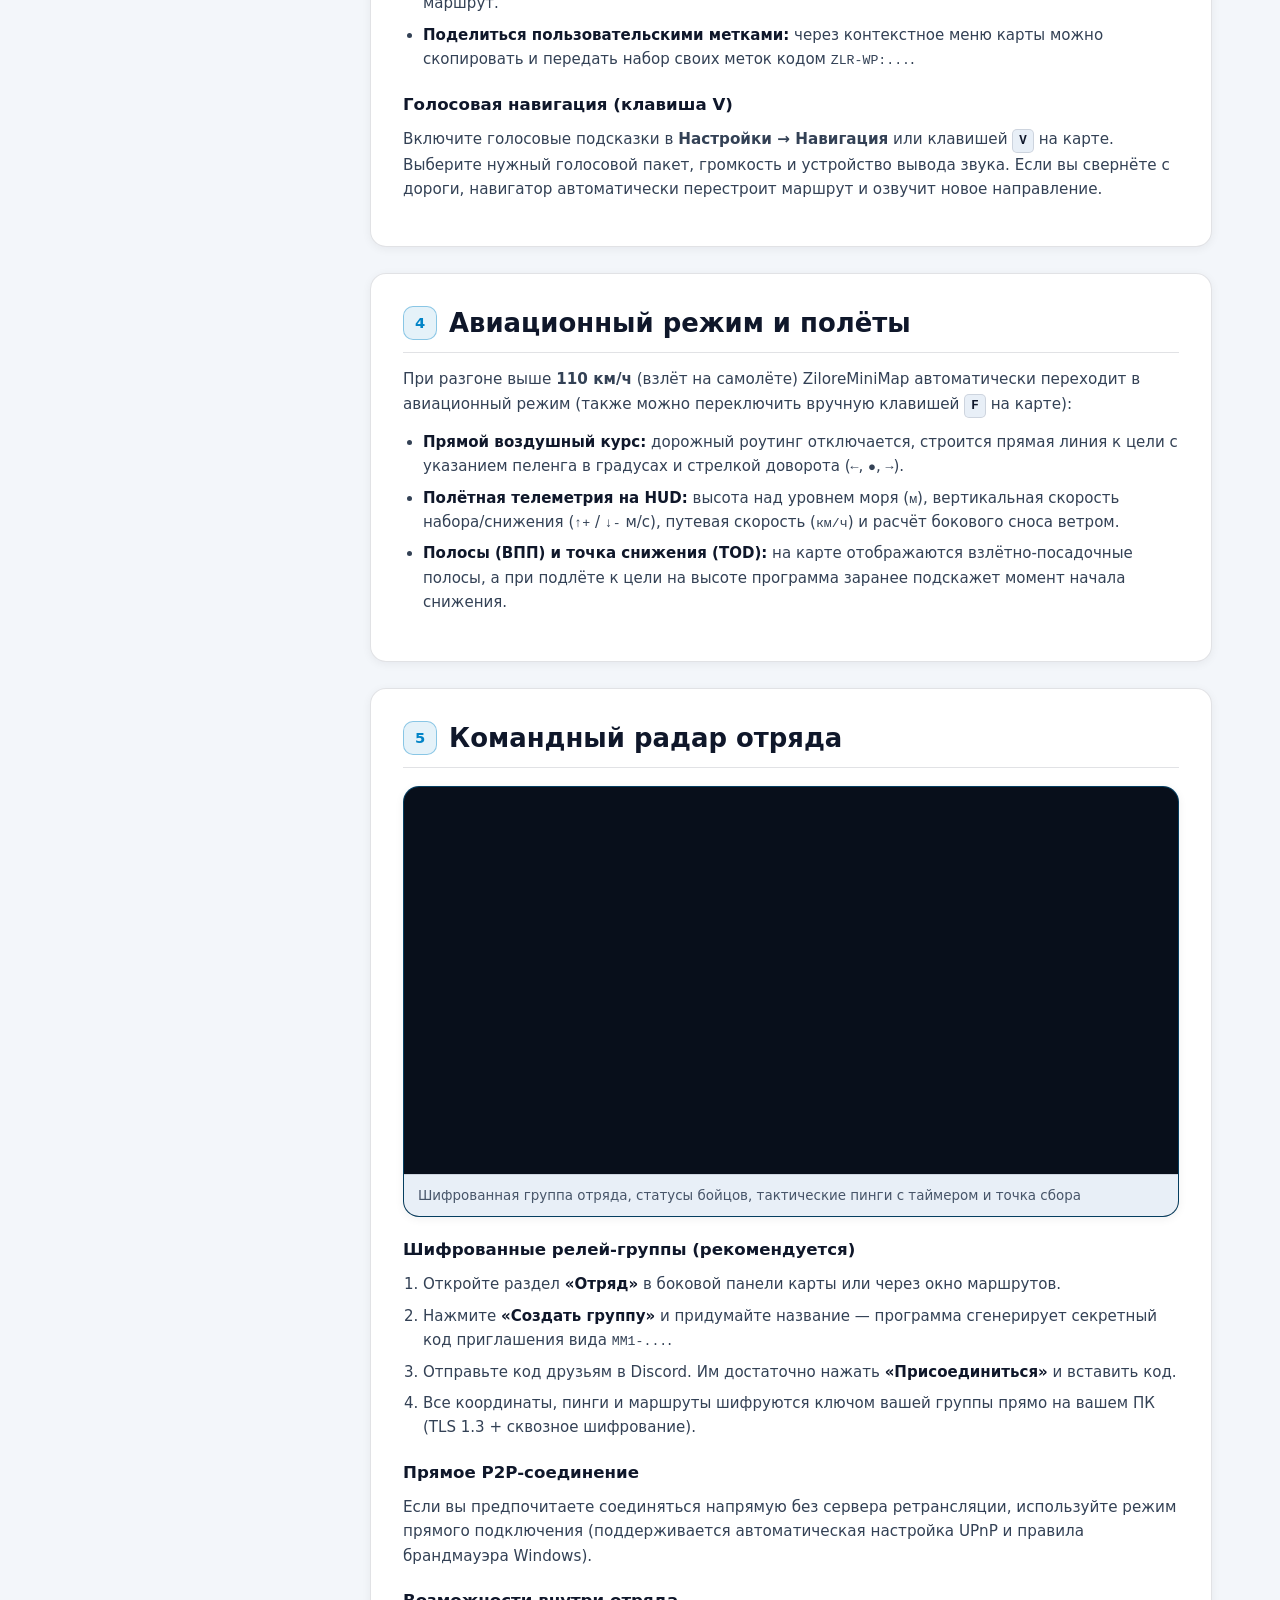
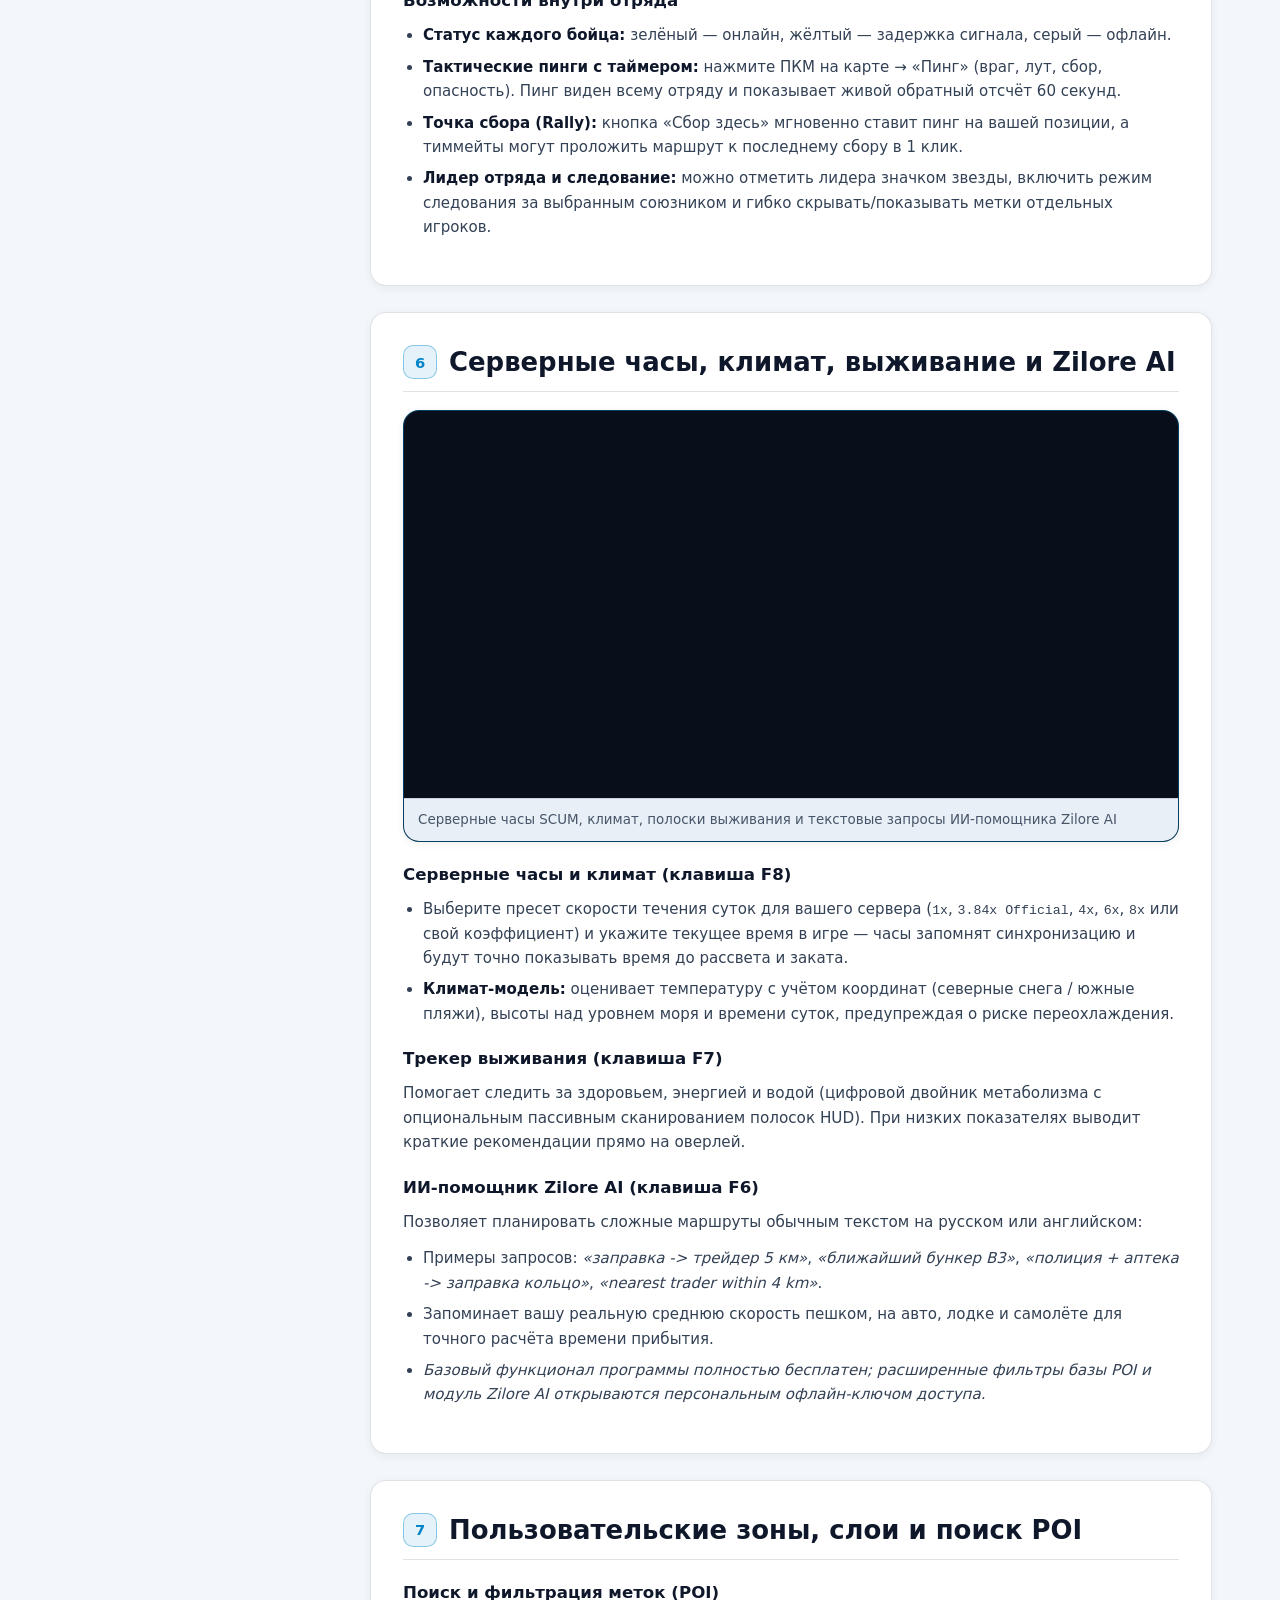
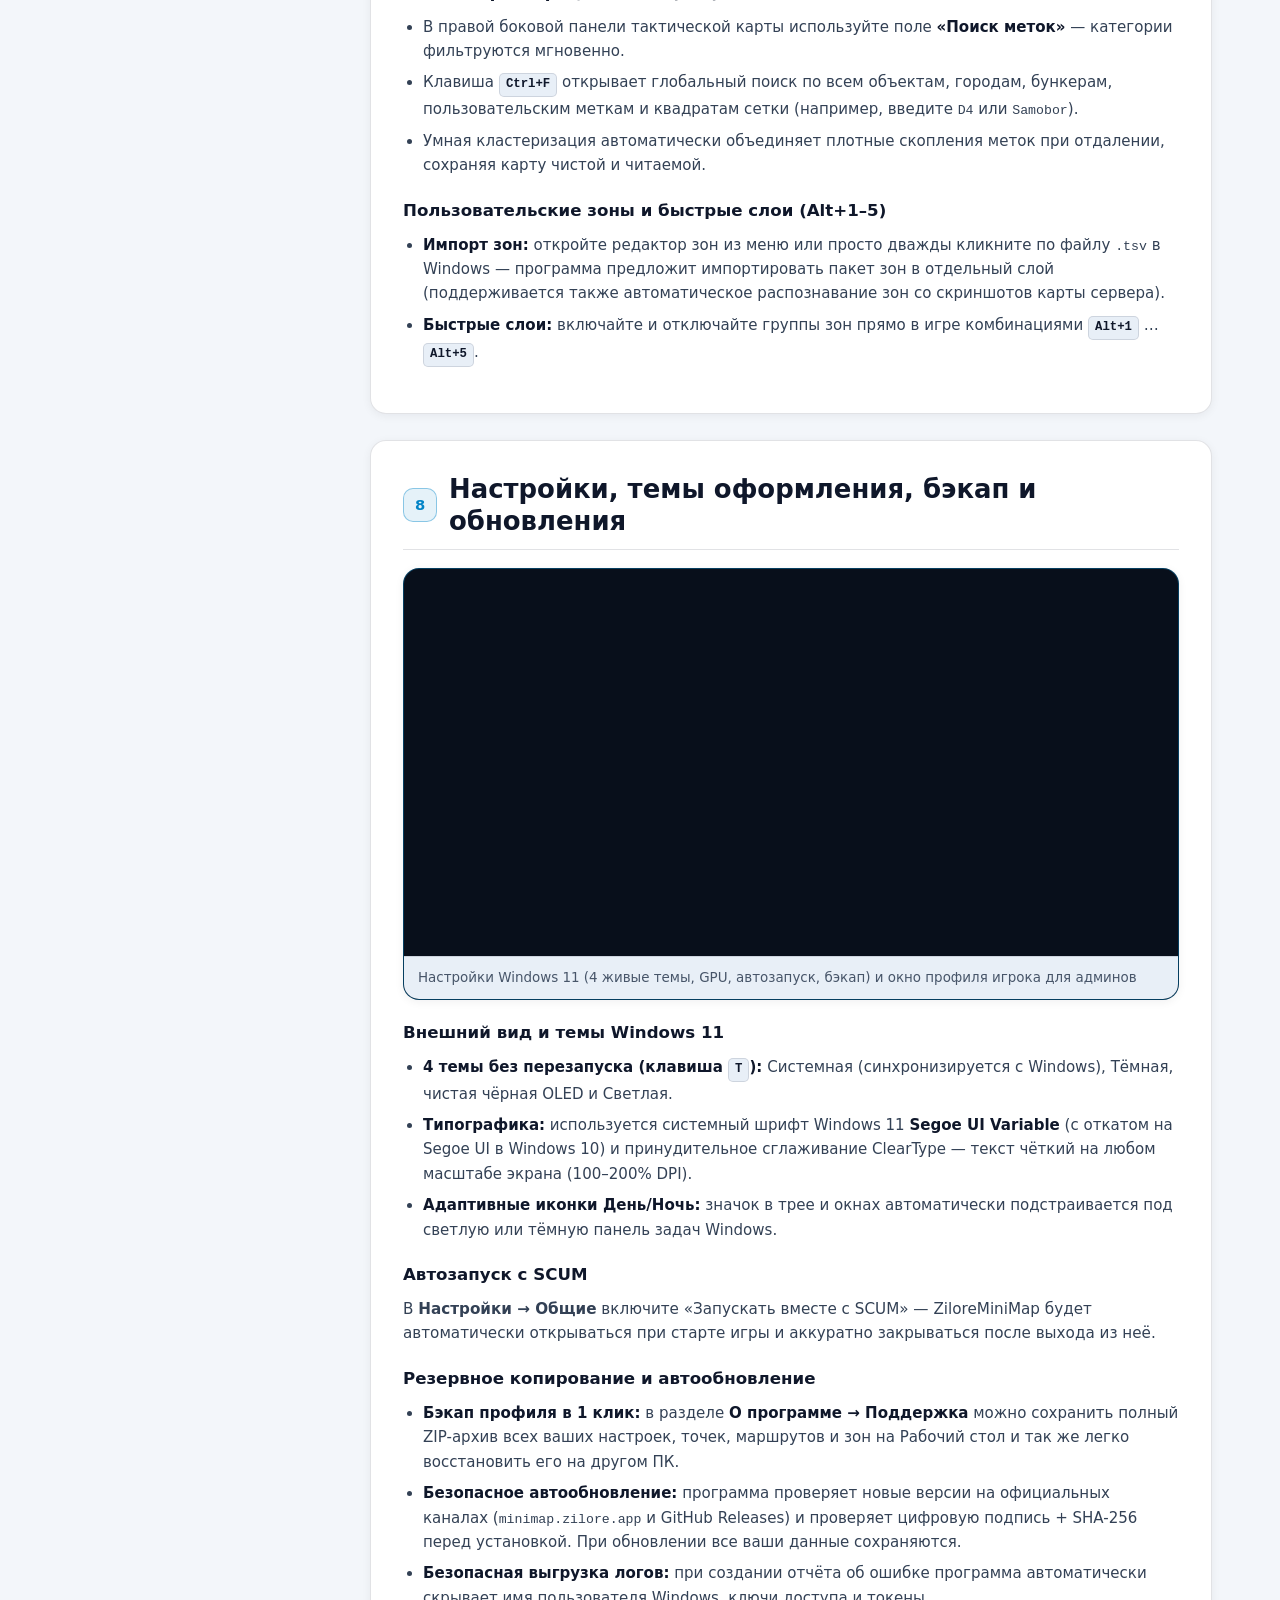
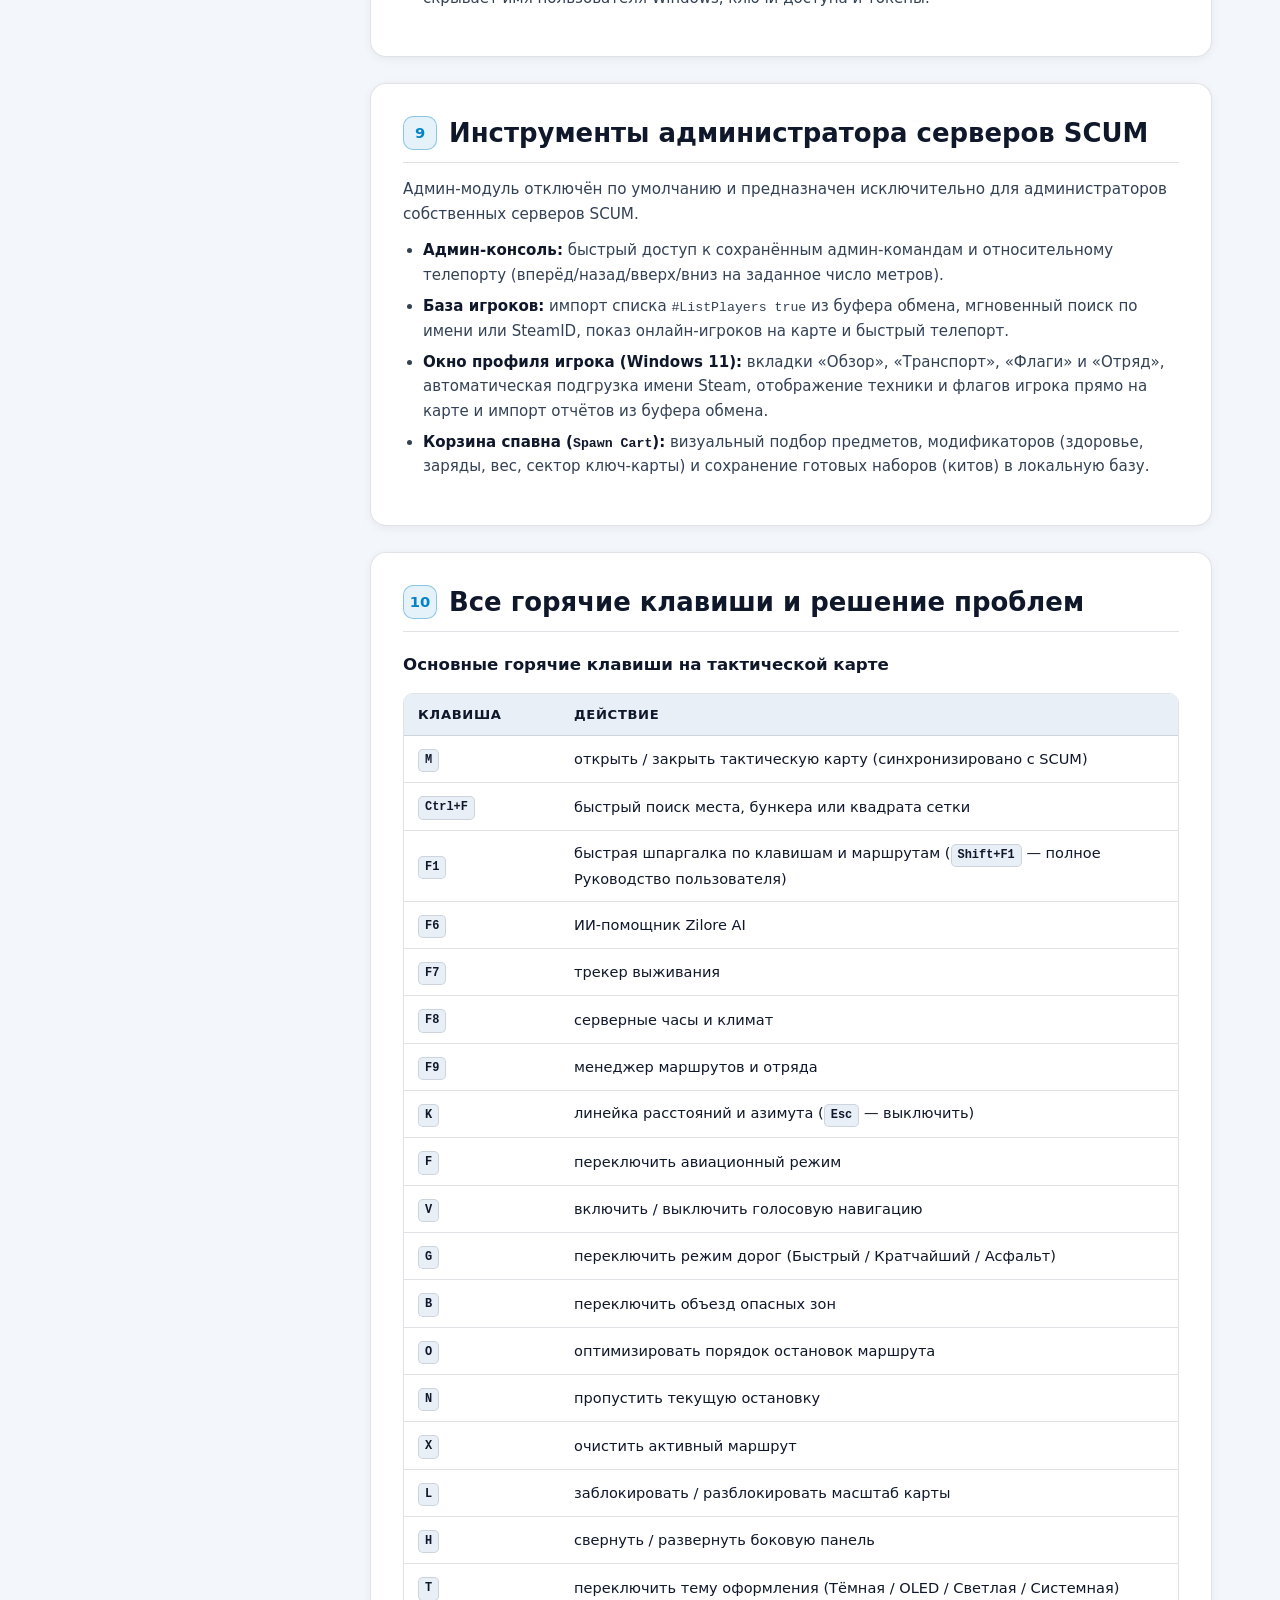
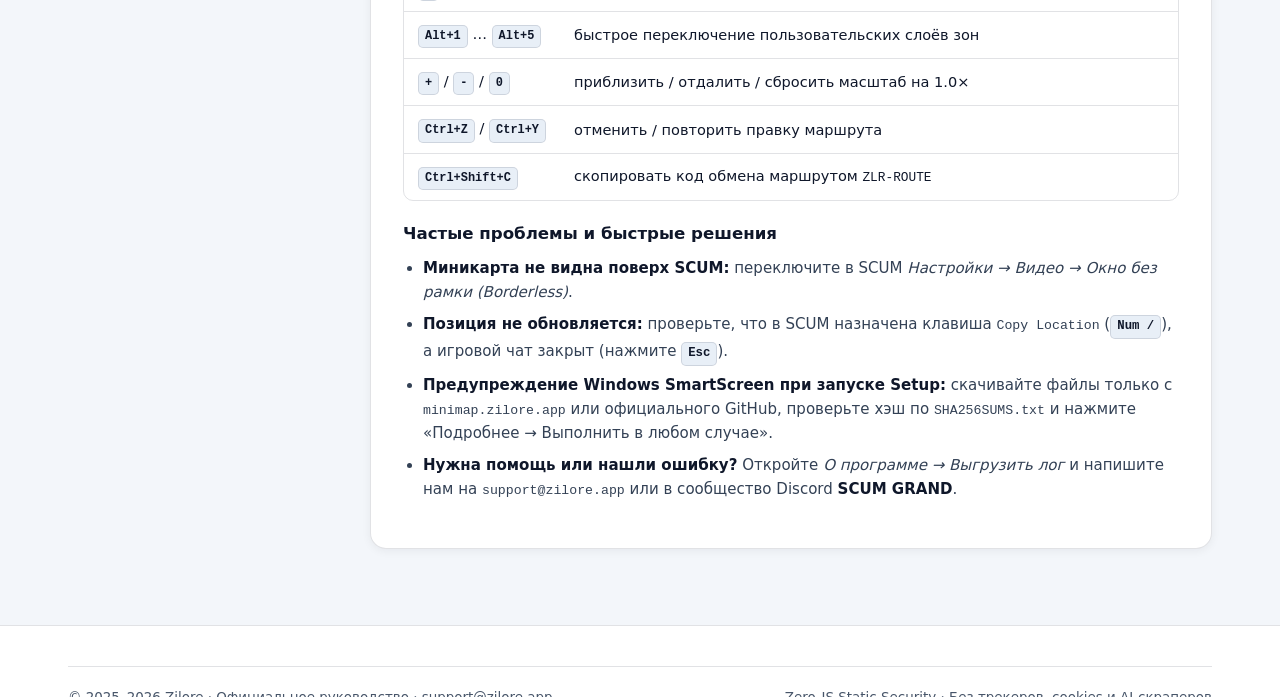
<file: guide/index.html>
<!DOCTYPE html>
<html lang="ru" data-version="v0.0.5" data-build="20598" data-release-date="2026-11-26">
<head>
  <meta charset="utf-8">
  <meta name="viewport" content="width=device-width, initial-scale=1, viewport-fit=cover">
  <meta http-equiv="Content-Security-Policy" content="default-src 'none'; script-src 'none'; object-src 'none'; media-src 'none'; worker-src 'none'; child-src 'none'; connect-src 'none'; style-src 'self'; img-src 'self'; font-src 'self'; manifest-src 'self'; base-uri 'none'; form-action 'none'; upgrade-insecure-requests;">
  <meta name="referrer" content="no-referrer">
  <meta name="robots" content="index, follow, noai, noimageai">
  <meta name="googlebot" content="index, follow, max-snippet:-1, max-image-preview:large">

  <title>Руководство пользователя ZiloreMiniMap — SCUM</title>
  <meta name="description" content="Подробное иллюстрированное руководство по ZiloreMiniMap для SCUM: установка, HUD, маршруты, авиация, радар отряда, часы сервера, зоны, настройки и клавиши.">
  <meta name="theme-color" content="#0B1322" media="(prefers-color-scheme: dark)">
  <meta name="theme-color" content="#F3F6FA" media="(prefers-color-scheme: light)">

  <link rel="canonical" href="https://minimap.zilore.app/guide/">
  <link rel="alternate" hreflang="ru" href="https://minimap.zilore.app/guide/">
  <link rel="alternate" hreflang="en" href="https://minimap.zilore.app/en/guide/">
  <link rel="alternate" hreflang="x-default" href="https://minimap.zilore.app/guide/">

  <link rel="preload" href="/css/style.css?v=20598" as="style">
  <link rel="icon" href="/favicon.ico?v=20598" sizes="any">
  <link rel="icon" type="image/png" sizes="192x192" href="/img/icon-192.png">
  <link rel="apple-touch-icon" href="/img/apple-touch-icon.png">
  <link rel="manifest" href="/site.webmanifest?v=20598">

  <meta property="og:type" content="article">
  <meta property="og:site_name" content="ZiloreMiniMap">
  <meta property="og:title" content="Руководство пользователя ZiloreMiniMap — SCUM">
  <meta property="og:description" content="Подробное иллюстрированное руководство по ZiloreMiniMap для SCUM: установка, HUD, маршруты, авиация, радар отряда, часы сервера, зоны, настройки и клавиши.">
  <meta property="og:url" content="https://minimap.zilore.app/guide/">
  <meta property="og:image" content="https://minimap.zilore.app/img/og-preview.png">
  <meta name="twitter:card" content="summary_large_image">
  <meta name="twitter:title" content="Руководство пользователя ZiloreMiniMap — SCUM">
  <meta name="twitter:description" content="Подробное иллюстрированное руководство по ZiloreMiniMap для SCUM: установка, HUD, маршруты, авиация, радар отряда, часы сервера, зоны, настройки и клавиши.">
  <meta name="twitter:image" content="https://minimap.zilore.app/img/og-preview.png">

  <link rel="stylesheet" href="/css/style.css?v=20598">
</head>
<body itemscope itemtype="https://schema.org/TechArticle">
  <input type="radio" name="theme" id="theme-auto" class="sr-only-radio" checked aria-hidden="true">
  <input type="radio" name="theme" id="theme-dark" class="sr-only-radio" aria-hidden="true">
  <input type="radio" name="theme" id="theme-oled" class="sr-only-radio" aria-hidden="true">
  <input type="radio" name="theme" id="theme-light" class="sr-only-radio" aria-hidden="true">

  <a class="skip-link" href="#main">Перейти к содержанию</a>

  <meta itemprop="headline" content="Руководство пользователя ZiloreMiniMap — SCUM">
  <meta itemprop="dateModified" content="2026-11-26">
  <meta itemprop="inLanguage" content="ru">

  <header class="site-header">
    <div class="container nav-wrap">
      <a class="brand" href="/">
        <picture>
          <source srcset="/img/icon-day.webp" type="image/webp" media="(prefers-color-scheme: light)">
          <source srcset="/img/icon-day.png" type="image/png" media="(prefers-color-scheme: light)">
          <source srcset="/img/icon-night.webp" type="image/webp">
          <img class="brand-icon" src="/img/icon-night.png" alt="ZiloreMiniMap" width="34" height="34">
        </picture>
        <span>ZiloreMiniMap</span>
        <span class="version-tag">v0.0.5</span>
      </a>

      <input type="checkbox" id="nav-toggle" class="nav-toggle-input" aria-label="Menu">
      <label for="nav-toggle" class="nav-toggle-btn" aria-label="Menu">
        <span></span><span></span><span></span>
      </label>

      <nav class="nav-panel" aria-label="Navigation">
        <ul class="nav-links">
          <li><a href="/">Главная</a></li>
          <li><a href="#top" aria-current="page">Руководство</a></li>
          <li><a href="/#download">Скачать</a></li>
          <li><a href="/#security">Безопасность</a></li>
          <li><a href="/#support">Поддержка</a></li>
        </ul>
        <div class="nav-actions">
          <div class="theme-switch" role="group" aria-label="Theme">
            <label for="theme-auto" title="Авто">Авто</label>
            <label for="theme-dark" title="Тёмная тема">🌙</label>
            <label for="theme-oled" title="OLED Чёрная">OLED</label>
            <label for="theme-light" title="Светлая тема">☀</label>
          </div>
          <div class="lang-switch" aria-label="Language">
            <span class="is-active" aria-current="page">RU</span>
            <a href="/en/guide/" hreflang="en" lang="en">EN</a>
          </div>
          <a class="btn btn-primary btn-sm" href="/#download">Скачать v0.0.5</a>
        </div>
      </nav>
    </div>

    <nav class="mobile-quickbar" aria-label="Chapters">
      <a class="is-primary" href="/">← На главную страницу</a>
      <a href="#ch-1">1. Старт</a>
      <a href="#ch-2">2. HUD &amp; M</a>
      <a href="#ch-3">3. Маршруты</a>
      <a href="#ch-5">5. Отряд</a>
      <a href="#ch-8">8. Настройки</a>
      <a href="#ch-10">10. Клавиши</a>
    </nav>
  </header>

  <main id="main">
    <section class="guide-hero" id="top">
      <div class="container">
        <span class="section-eyebrow">Полная документация · v0.0.5</span>
        <h1 class="hero-title">Руководство пользователя <span class="text-gradient">ZiloreMiniMap</span></h1>
        <p class="hero-lead">Понятная пошаговая инструкция со схемами экранов: от первой настройки SCUM за 30 секунд до многоточечных маршрутов, командного радара отряда, авиации и резервного копирования.</p>
        <div class="callout-tip"><strong>Совет:</strong> эта же документация с мгновенным поиском встроена прямо внутрь ZiloreMiniMap — открывается из меню трея (<strong>Руководство пользователя</strong>), в <strong>Настройки → Общие</strong> или клавишами <kbd>Shift+F1</kbd> на карте.</div>
      </div>
    </section>

    <div class="container guide-layout">
      <aside class="guide-toc" aria-label="Содержание (10 разделов)">
        <p class="guide-toc-title">Содержание (10 разделов)</p>
        <ol>
          <li><a href="#ch-1"><span>1.</span> Быстрый старт и установка</a></li>
          <li><a href="#ch-2"><span>2.</span> Миникарта (HUD) и тактическая карта (M)</a></li>
          <li><a href="#ch-3"><span>3.</span> Офлайн-навигатор, маршруты и голосовой штурман</a></li>
          <li><a href="#ch-4"><span>4.</span> Авиационный режим и полёты</a></li>
          <li><a href="#ch-5"><span>5.</span> Командный радар отряда</a></li>
          <li><a href="#ch-6"><span>6.</span> Серверные часы, климат, выживание и Zilore AI</a></li>
          <li><a href="#ch-7"><span>7.</span> Пользовательские зоны, слои и поиск POI</a></li>
          <li><a href="#ch-8"><span>8.</span> Настройки, темы оформления, бэкап и обновления</a></li>
          <li><a href="#ch-9"><span>9.</span> Инструменты администратора серверов SCUM</a></li>
          <li><a href="#ch-10"><span>10.</span> Все горячие клавиши и решение проблем</a></li>
        </ol>
      </aside>

      <div class="guide-content" itemprop="articleBody">
        <article class="guide-chapter" id="ch-1">
          <div class="guide-chapter-head">
            <span class="guide-chapter-num">1</span>
            <h2>Быстрый старт и установка</h2>
          </div>
          <figure class="guide-figure">
            <img src="/img/guide-setup.svg?v=20598" alt="Пошаговая схема подключения: Borderless в SCUM, клавиша Copy Location и запуск ZiloreMiniMap" width="800" height="400" loading="lazy" decoding="async">
            <figcaption>Пошаговая схема подключения: Borderless в SCUM, клавиша Copy Location и запуск ZiloreMiniMap</figcaption>
          </figure>
          <h3>Выбор варианта загрузки</h3>
          <ul>
            <li><strong>Установщик Windows (<code>ZiloreMiniMap-Setup-v0.0.5.exe</code>) — рекомендуется.</strong> Устанавливается в профиль пользователя без прав администратора, создаёт ярлыки, при обновлении автоматически сохраняет все ваши метки, маршруты, зоны и настройки.</li>
            <li><strong>Портативная версия (<code>ZiloreMiniMap-Portable-v0.0.5.zip</code>).</strong> Не требует установки: распакуйте весь архив в любую папку (рядом должна остаться папка <code>assets</code>) и запустите <code>ZiloreMiniMap.exe</code>.</li>
            <li><strong>Установка через <code>winget</code>:</strong> откройте Терминал Windows или PowerShell и выполните <code>winget install Zilore.ZiloreMiniMap</code>.</li>
          </ul>
          <h3>Лицензионное соглашение (EULA)</h3>
          <p>При установке через <code>Setup</code> или при первом запуске портативной версии откроется Лицензионное соглашение. Поставьте галочку согласия и нажмите <strong>«Принять и продолжить»</strong>. Если вы уже приняли соглашение в установщике, повторно оно не появится. В любой момент текст можно перечитать через меню трея или в <strong>Настройки → Общие</strong>.</p>
          <h3>Обязательная настройка SCUM (занимает 30 секунд)</h3>
          <ol>
            <li><strong>Режим экрана «Окно без рамки»:</strong> в игре откройте <em>Настройки → Видео</em> и переключите режим с «Полный экран» на <strong>«Окно без рамки» (Windowed Fullscreen / Borderless)</strong>. В эксклюзивном полноэкранном режиме Windows скрывает любые внешние оверлеи.</li>
            <li><strong>Клавиша копирования координат:</strong> откройте <em>Управление</em> в SCUM и убедитесь, что для действия <strong>Copy Location</strong> назначена клавиша <kbd>Num /</kbd> (клавиша деления на цифровом блоке).</li>
            <li><strong>Если на клавиатуре нет Numpad:</strong> откройте Мастер настройки в ZiloreMiniMap и выберите любую свободную клавишу, затем назначьте её же на <strong>Copy Location</strong> в SCUM.</li>
          </ol>
          <h3>Индикатор состояния на миникарте и в трее</h3>
          <ul>
            <li><strong>Зелёный индикатор</strong> — координаты поступают стабильно, GPS активен.</li>
            <li><strong>Жёлтый индикатор</strong> — временная пауза (открыт игровой чат, инвентарь, меню или окно настроек). Как только вы закроете чат клавишей <kbd>Esc</kbd>, отслеживание автоматически продолжится.</li>
            <li><strong>Серый индикатор</strong> — программа ждёт запуска SCUM или первого получения координат.</li>
          </ul>
        </article>

        <article class="guide-chapter" id="ch-2">
          <div class="guide-chapter-head">
            <span class="guide-chapter-num">2</span>
            <h2>Миникарта (HUD) и тактическая карта (M)</h2>
          </div>
          <figure class="guide-figure">
            <img src="/img/guide-hud-tactical.svg?v=20598" alt="Круглая миникарта HUD (слева) и полноэкранная тактическая карта по клавише M (справа)" width="800" height="400" loading="lazy" decoding="async">
            <figcaption>Круглая миникарта HUD (слева) и полноэкранная тактическая карта по клавише M (справа)</figcaption>
          </figure>
          <h3>Миникарта поверх игры (HUD)</h3>
          <ul>
            <li><strong>Форма и прозрачность:</strong> выбирайте круглый радар с компасом (N/S/E/W) или квадратную миникарту. Размер, положение и прозрачность настраиваются в <strong>Настройки → Внешний вид</strong>.</li>
            <li><strong>Перемещение HUD:</strong> перетащите миникарту мышью в любой удобный угол экрана через настройки положения — позиция сохранится автоматически.</li>
            <li><strong>Плавный автозум:</strong> карта автоматически приближается, когда вы идёте пешком, и отдаляется при быстрой езде на машине или в полёте. Приближение работает плавно и без просадок FPS.</li>
            <li><strong>Строка состояния под/над HUD:</strong> показывает текущий сектор (<code>C2</code>), ближайший ориентир, стрелку следующего поворота, расстояние и ETA до цели, игровое и реальное время, температуру, скорость и индикаторы выживания.</li>
            <li><strong>Оповещение об опасной зоне:</strong> при приближении к отмеченной PvP/опасной зоне рамка HUD подсвечивается красным.</li>
          </ul>
          <h3>Полная тактическая карта (клавиша M)</h3>
          <p>Нажмите <kbd>M</kbd> в игре (или кликните по значку в трее), чтобы открыть полноэкранную тактическую карту:</p>
          <ul>
            <li><strong>Управление камерой:</strong> колесо мыши — масштаб, зажатая левая кнопка — перемещение карты, <kbd>0</kbd> — сброс масштаба на 1.0×, <kbd>L</kbd> — фиксация масштаба.</li>
            <li><strong>Поставить цель навигации:</strong> просто нажмите правой кнопкой мыши (ПКМ) на любую точку, бункер, город или метку и выберите <strong>«Проложить маршрут»</strong>.</li>
            <li><strong>Линейка расстояний и азимута (<kbd>K</kbd>):</strong> нажмите <kbd>K</kbd> на открытой карте и кликайте по точкам, чтобы измерить точное расстояние в метрах/километрах и азимут в градусах. Нажмите <kbd>Esc</kbd> для выхода из режима линейки.</li>
            <li><strong>Автоматические метки смерти:</strong> при появлении экрана смерти в SCUM программа автоматически запоминает последнюю координату и ставит метку смерти с таймером давности. Когда вы вернётесь к телу и отойдёте, метка очистится автоматически (или удалите вручную кнопкой на правой панели).</li>
            <li><strong>Аппаратное ускорение GPU (DirectTerrain):</strong> для мониторов 2K / 4K 144 Гц включите <em>Настройки → Внешний вид → Аппаратное ускорение карты M (GPU)</em> и перезапустите программу.</li>
          </ul>
        </article>

        <article class="guide-chapter" id="ch-3">
          <div class="guide-chapter-head">
            <span class="guide-chapter-num">3</span>
            <h2>Офлайн-навигатор, маршруты и голосовой штурман</h2>
          </div>
          <figure class="guide-figure">
            <img src="/img/guide-routing-aviation.svg?v=20598" alt="Многоточечный офлайн-навигатор по дорогам, обмен кодом ZLR-ROUTE и авиационный режим" width="800" height="400" loading="lazy" decoding="async">
            <figcaption>Многоточечный офлайн-навигатор по дорогам, обмен кодом ZLR-ROUTE и авиационный режим</figcaption>
          </figure>
          <h3>Дорожная навигация без интернета</h3>
          <p>ZiloreMiniMap строит маршруты по реальной дорожной сети острова полностью офлайн — интернет для навигации не требуется. Расстояние и примерное время прибытия (ETA) плавно уменьшаются метр за метром по мере движения.</p>
          <ul>
            <li><strong>Режимы маршрута (клавиша <kbd>G</kbd>):</strong> <em>Быстрый</em> (приоритет асфальта), <em>Кратчайший</em> (минимальный километраж) и <em>Только асфальт</em>.</li>
            <li><strong>Объезд опасных зон (клавиша <kbd>B</kbd>):</strong> выключено / объезд всех зон / объезд только опасных и PvP-зон.</li>
            <li><strong>Подсказки поворотов:</strong> за 220 метров до перекрёстка на HUD появляется стрелка (<code>↱</code>, <code>↰</code>, <code>↻</code>) и точное расстояние до поворота.</li>
          </ul>
          <h3>Многоточечные маршруты и библиотека (клавиша F9)</h3>
          <ol>
            <li>Откройте окно <strong>«Маршруты»</strong> (<kbd>F9</kbd> на карте или через меню трея).</li>
            <li>Добавляйте до <strong>16 остановок</strong> подряд (через ПКМ на карте, кнопку «Добавить цель» или «Добавить текущую позицию»).</li>
            <li>Нажмите <strong>«Оптимизировать»</strong> (<kbd>O</kbd>), чтобы программа сама выстроила кратчайший порядок объезда всех точек, либо используйте <strong>«Развернуть»</strong> и <strong>«Кольцевой маршрут»</strong>.</li>
            <li>Сохраняйте любимые маршруты лута в библиотеку и загружайте их в один клик.</li>
          </ol>
          <h3>Обмен маршрутами и метками в Discord</h3>
          <ul>
            <li><strong>Поделиться маршрутом (<kbd>Ctrl+Shift+C</kbd>):</strong> копирует компактный код вида <code>ZLR-ROUTE:...</code>. Отправьте его другу в Discord — он нажмёт «Импорт кода» и получит точно такой же маршрут.</li>
            <li><strong>Поделиться пользовательскими метками:</strong> через контекстное меню карты можно скопировать и передать набор своих меток кодом <code>ZLR-WP:...</code>.</li>
          </ul>
          <h3>Голосовая навигация (клавиша V)</h3>
          <p>Включите голосовые подсказки в <strong>Настройки → Навигация</strong> или клавишей <kbd>V</kbd> на карте. Выберите нужный голосовой пакет, громкость и устройство вывода звука. Если вы свернёте с дороги, навигатор автоматически перестроит маршрут и озвучит новое направление.</p>
        </article>

        <article class="guide-chapter" id="ch-4">
          <div class="guide-chapter-head">
            <span class="guide-chapter-num">4</span>
            <h2>Авиационный режим и полёты</h2>
          </div>
          <p>При разгоне выше <strong>110 км/ч</strong> (взлёт на самолёте) ZiloreMiniMap автоматически переходит в авиационный режим (также можно переключить вручную клавишей <kbd>F</kbd> на карте):</p>
          <ul>
            <li><strong>Прямой воздушный курс:</strong> дорожный роутинг отключается, строится прямая линия к цели с указанием пеленга в градусах и стрелкой доворота (<code>←</code>, <code>●</code>, <code>→</code>).</li>
            <li><strong>Полётная телеметрия на HUD:</strong> высота над уровнем моря (<code>м</code>), вертикальная скорость набора/снижения (<code>↑+</code> / <code>↓-</code> м/с), путевая скорость (<code>км/ч</code>) и расчёт бокового сноса ветром.</li>
            <li><strong>Полосы (ВПП) и точка снижения (TOD):</strong> на карте отображаются взлётно-посадочные полосы, а при подлёте к цели на высоте программа заранее подскажет момент начала снижения.</li>
          </ul>
        </article>

        <article class="guide-chapter" id="ch-5">
          <div class="guide-chapter-head">
            <span class="guide-chapter-num">5</span>
            <h2>Командный радар отряда</h2>
          </div>
          <figure class="guide-figure">
            <img src="/img/guide-squad.svg?v=20598" alt="Шифрованная группа отряда, статусы бойцов, тактические пинги с таймером и точка сбора" width="800" height="400" loading="lazy" decoding="async">
            <figcaption>Шифрованная группа отряда, статусы бойцов, тактические пинги с таймером и точка сбора</figcaption>
          </figure>
          <h3>Шифрованные релей-группы (рекомендуется)</h3>
          <ol>
            <li>Откройте раздел <strong>«Отряд»</strong> в боковой панели карты или через окно маршрутов.</li>
            <li>Нажмите <strong>«Создать группу»</strong> и придумайте название — программа сгенерирует секретный код приглашения вида <code>MM1-...</code>.</li>
            <li>Отправьте код друзьям в Discord. Им достаточно нажать <strong>«Присоединиться»</strong> и вставить код.</li>
            <li>Все координаты, пинги и маршруты шифруются ключом вашей группы прямо на вашем ПК (TLS 1.3 + сквозное шифрование).</li>
          </ol>
          <h3>Прямое P2P-соединение</h3>
          <p>Если вы предпочитаете соединяться напрямую без сервера ретрансляции, используйте режим прямого подключения (поддерживается автоматическая настройка UPnP и правила брандмауэра Windows).</p>
          <h3>Возможности внутри отряда</h3>
          <ul>
            <li><strong>Статус каждого бойца:</strong> зелёный — онлайн, жёлтый — задержка сигнала, серый — офлайн.</li>
            <li><strong>Тактические пинги с таймером:</strong> нажмите ПКМ на карте → «Пинг» (враг, лут, сбор, опасность). Пинг виден всему отряду и показывает живой обратный отсчёт 60 секунд.</li>
            <li><strong>Точка сбора (Rally):</strong> кнопка «Сбор здесь» мгновенно ставит пинг на вашей позиции, а тиммейты могут проложить маршрут к последнему сбору в 1 клик.</li>
            <li><strong>Лидер отряда и следование:</strong> можно отметить лидера значком звезды, включить режим следования за выбранным союзником и гибко скрывать/показывать метки отдельных игроков.</li>
          </ul>
        </article>

        <article class="guide-chapter" id="ch-6">
          <div class="guide-chapter-head">
            <span class="guide-chapter-num">6</span>
            <h2>Серверные часы, климат, выживание и Zilore AI</h2>
          </div>
          <figure class="guide-figure">
            <img src="/img/guide-clock-ai.svg?v=20598" alt="Серверные часы SCUM, климат, полоски выживания и текстовые запросы ИИ-помощника Zilore AI" width="800" height="400" loading="lazy" decoding="async">
            <figcaption>Серверные часы SCUM, климат, полоски выживания и текстовые запросы ИИ-помощника Zilore AI</figcaption>
          </figure>
          <h3>Серверные часы и климат (клавиша F8)</h3>
          <ul>
            <li>Выберите пресет скорости течения суток для вашего сервера (<code>1x</code>, <code>3.84x Official</code>, <code>4x</code>, <code>6x</code>, <code>8x</code> или свой коэффициент) и укажите текущее время в игре — часы запомнят синхронизацию и будут точно показывать время до рассвета и заката.</li>
            <li><strong>Климат-модель:</strong> оценивает температуру с учётом координат (северные снега / южные пляжи), высоты над уровнем моря и времени суток, предупреждая о риске переохлаждения.</li>
          </ul>
          <h3>Трекер выживания (клавиша F7)</h3>
          <p>Помогает следить за здоровьем, энергией и водой (цифровой двойник метаболизма с опциональным пассивным сканированием полосок HUD). При низких показателях выводит краткие рекомендации прямо на оверлей.</p>
          <h3>ИИ-помощник Zilore AI (клавиша F6)</h3>
          <p>Позволяет планировать сложные маршруты обычным текстом на русском или английском:</p>
          <ul>
            <li>Примеры запросов: <em>«заправка -&gt; трейдер 5 км»</em>, <em>«ближайший бункер B3»</em>, <em>«полиция + аптека -&gt; заправка кольцо»</em>, <em>«nearest trader within 4 km»</em>.</li>
            <li>Запоминает вашу реальную среднюю скорость пешком, на авто, лодке и самолёте для точного расчёта времени прибытия.</li>
            <li><em>Базовый функционал программы полностью бесплатен; расширенные фильтры базы POI и модуль Zilore AI открываются персональным офлайн-ключом доступа.</em></li>
          </ul>
        </article>

        <article class="guide-chapter" id="ch-7">
          <div class="guide-chapter-head">
            <span class="guide-chapter-num">7</span>
            <h2>Пользовательские зоны, слои и поиск POI</h2>
          </div>
          <h3>Поиск и фильтрация меток (POI)</h3>
          <ul>
            <li>В правой боковой панели тактической карты используйте поле <strong>«Поиск меток»</strong> — категории фильтруются мгновенно.</li>
            <li>Клавиша <kbd>Ctrl+F</kbd> открывает глобальный поиск по всем объектам, городам, бункерам, пользовательским меткам и квадратам сетки (например, введите <code>D4</code> или <code>Samobor</code>).</li>
            <li>Умная кластеризация автоматически объединяет плотные скопления меток при отдалении, сохраняя карту чистой и читаемой.</li>
          </ul>
          <h3>Пользовательские зоны и быстрые слои (Alt+1–5)</h3>
          <ul>
            <li><strong>Импорт зон:</strong> откройте редактор зон из меню или просто дважды кликните по файлу <code>.tsv</code> в Windows — программа предложит импортировать пакет зон в отдельный слой (поддерживается также автоматическое распознавание зон со скриншотов карты сервера).</li>
            <li><strong>Быстрые слои:</strong> включайте и отключайте группы зон прямо в игре комбинациями <kbd>Alt+1</kbd> … <kbd>Alt+5</kbd>.</li>
          </ul>
        </article>

        <article class="guide-chapter" id="ch-8">
          <div class="guide-chapter-head">
            <span class="guide-chapter-num">8</span>
            <h2>Настройки, темы оформления, бэкап и обновления</h2>
          </div>
          <figure class="guide-figure">
            <img src="/img/guide-settings-admin.svg?v=20598" alt="Настройки Windows 11 (4 живые темы, GPU, автозапуск, бэкап) и окно профиля игрока для админов" width="800" height="400" loading="lazy" decoding="async">
            <figcaption>Настройки Windows 11 (4 живые темы, GPU, автозапуск, бэкап) и окно профиля игрока для админов</figcaption>
          </figure>
          <h3>Внешний вид и темы Windows 11</h3>
          <ul>
            <li><strong>4 темы без перезапуска (клавиша <kbd>T</kbd>):</strong> Системная (синхронизируется с Windows), Тёмная, чистая чёрная OLED и Светлая.</li>
            <li><strong>Типографика:</strong> используется системный шрифт Windows 11 <strong>Segoe UI Variable</strong> (с откатом на Segoe UI в Windows 10) и принудительное сглаживание ClearType — текст чёткий на любом масштабе экрана (100–200% DPI).</li>
            <li><strong>Адаптивные иконки День/Ночь:</strong> значок в трее и окнах автоматически подстраивается под светлую или тёмную панель задач Windows.</li>
          </ul>
          <h3>Автозапуск с SCUM</h3>
          <p>В <strong>Настройки → Общие</strong> включите «Запускать вместе с SCUM» — ZiloreMiniMap будет автоматически открываться при старте игры и аккуратно закрываться после выхода из неё.</p>
          <h3>Резервное копирование и автообновление</h3>
          <ul>
            <li><strong>Бэкап профиля в 1 клик:</strong> в разделе <strong>О программе → Поддержка</strong> можно сохранить полный ZIP-архив всех ваших настроек, точек, маршрутов и зон на Рабочий стол и так же легко восстановить его на другом ПК.</li>
            <li><strong>Безопасное автообновление:</strong> программа проверяет новые версии на официальных каналах (<code>minimap.zilore.app</code> и GitHub Releases) и проверяет цифровую подпись + SHA-256 перед установкой. При обновлении все ваши данные сохраняются.</li>
            <li><strong>Безопасная выгрузка логов:</strong> при создании отчёта об ошибке программа автоматически скрывает имя пользователя Windows, ключи доступа и токены.</li>
          </ul>
        </article>

        <article class="guide-chapter" id="ch-9">
          <div class="guide-chapter-head">
            <span class="guide-chapter-num">9</span>
            <h2>Инструменты администратора серверов SCUM</h2>
          </div>
          <p>Админ-модуль отключён по умолчанию и предназначен исключительно для администраторов собственных серверов SCUM.</p>
          <ul>
            <li><strong>Админ-консоль:</strong> быстрый доступ к сохранённым админ-командам и относительному телепорту (вперёд/назад/вверх/вниз на заданное число метров).</li>
            <li><strong>База игроков:</strong> импорт списка <code>#ListPlayers true</code> из буфера обмена, мгновенный поиск по имени или SteamID, показ онлайн-игроков на карте и быстрый телепорт.</li>
            <li><strong>Окно профиля игрока (Windows 11):</strong> вкладки «Обзор», «Транспорт», «Флаги» и «Отряд», автоматическая подгрузка имени Steam, отображение техники и флагов игрока прямо на карте и импорт отчётов из буфера обмена.</li>
            <li><strong>Корзина спавна (<code>Spawn Cart</code>):</strong> визуальный подбор предметов, модификаторов (здоровье, заряды, вес, сектор ключ-карты) и сохранение готовых наборов (китов) в локальную базу.</li>
          </ul>
        </article>

        <article class="guide-chapter" id="ch-10">
          <div class="guide-chapter-head">
            <span class="guide-chapter-num">10</span>
            <h2>Все горячие клавиши и решение проблем</h2>
          </div>
          <h3>Основные горячие клавиши на тактической карте</h3>
          <div class="hotkey-table-wrap"><table class="hotkey-table"><thead><tr><th>Клавиша</th><th>Действие</th></tr></thead><tbody>
            <tr><td><kbd>M</kbd></td><td>открыть / закрыть тактическую карту (синхронизировано с SCUM)</td></tr>
            <tr><td><kbd>Ctrl+F</kbd></td><td>быстрый поиск места, бункера или квадрата сетки</td></tr>
            <tr><td><kbd>F1</kbd></td><td>быстрая шпаргалка по клавишам и маршрутам (<kbd>Shift+F1</kbd> — полное Руководство пользователя)</td></tr>
            <tr><td><kbd>F6</kbd></td><td>ИИ-помощник Zilore AI</td></tr>
            <tr><td><kbd>F7</kbd></td><td>трекер выживания</td></tr>
            <tr><td><kbd>F8</kbd></td><td>серверные часы и климат</td></tr>
            <tr><td><kbd>F9</kbd></td><td>менеджер маршрутов и отряда</td></tr>
            <tr><td><kbd>K</kbd></td><td>линейка расстояний и азимута (<kbd>Esc</kbd> — выключить)</td></tr>
            <tr><td><kbd>F</kbd></td><td>переключить авиационный режим</td></tr>
            <tr><td><kbd>V</kbd></td><td>включить / выключить голосовую навигацию</td></tr>
            <tr><td><kbd>G</kbd></td><td>переключить режим дорог (Быстрый / Кратчайший / Асфальт)</td></tr>
            <tr><td><kbd>B</kbd></td><td>переключить объезд опасных зон</td></tr>
            <tr><td><kbd>O</kbd></td><td>оптимизировать порядок остановок маршрута</td></tr>
            <tr><td><kbd>N</kbd></td><td>пропустить текущую остановку</td></tr>
            <tr><td><kbd>X</kbd></td><td>очистить активный маршрут</td></tr>
            <tr><td><kbd>L</kbd></td><td>заблокировать / разблокировать масштаб карты</td></tr>
            <tr><td><kbd>H</kbd></td><td>свернуть / развернуть боковую панель</td></tr>
            <tr><td><kbd>T</kbd></td><td>переключить тему оформления (Тёмная / OLED / Светлая / Системная)</td></tr>
            <tr><td><kbd>Alt+1</kbd> … <kbd>Alt+5</kbd></td><td>быстрое переключение пользовательских слоёв зон</td></tr>
            <tr><td><kbd>+</kbd> / <kbd>-</kbd> / <kbd>0</kbd></td><td>приблизить / отдалить / сбросить масштаб на 1.0×</td></tr>
            <tr><td><kbd>Ctrl+Z</kbd> / <kbd>Ctrl+Y</kbd></td><td>отменить / повторить правку маршрута</td></tr>
            <tr><td><kbd>Ctrl+Shift+C</kbd></td><td>скопировать код обмена маршрутом <code>ZLR-ROUTE</code></td></tr>
              </tbody></table></div>
          <h3>Частые проблемы и быстрые решения</h3>
          <ul>
            <li><strong>Миникарта не видна поверх SCUM:</strong> переключите в SCUM <em>Настройки → Видео → Окно без рамки (Borderless)</em>.</li>
            <li><strong>Позиция не обновляется:</strong> проверьте, что в SCUM назначена клавиша <code>Copy Location</code> (<kbd>Num /</kbd>), а игровой чат закрыт (нажмите <kbd>Esc</kbd>).</li>
            <li><strong>Предупреждение Windows SmartScreen при запуске Setup:</strong> скачивайте файлы только с <code>minimap.zilore.app</code> или официального GitHub, проверьте хэш по <code>SHA256SUMS.txt</code> и нажмите «Подробнее → Выполнить в любом случае».</li>
            <li><strong>Нужна помощь или нашли ошибку?</strong> Откройте <em>О программе → Выгрузить лог</em> и напишите нам на <code>support@zilore.app</code> или в сообщество Discord <strong>SCUM GRAND</strong>.</li>
          </ul>
        </article>
      </div>
    </div>
  </main>

  <footer class="site-footer">
    <div class="container">
      <div class="footer-bottom">
        <span>© 2025–2026 Zilore · Официальное руководство · support@zilore.app</span>
        <span>Zero-JS Static Security · Без трекеров, cookies и AI-скраперов</span>
      </div>
    </div>
  </footer>
</body>
</html>
</file>
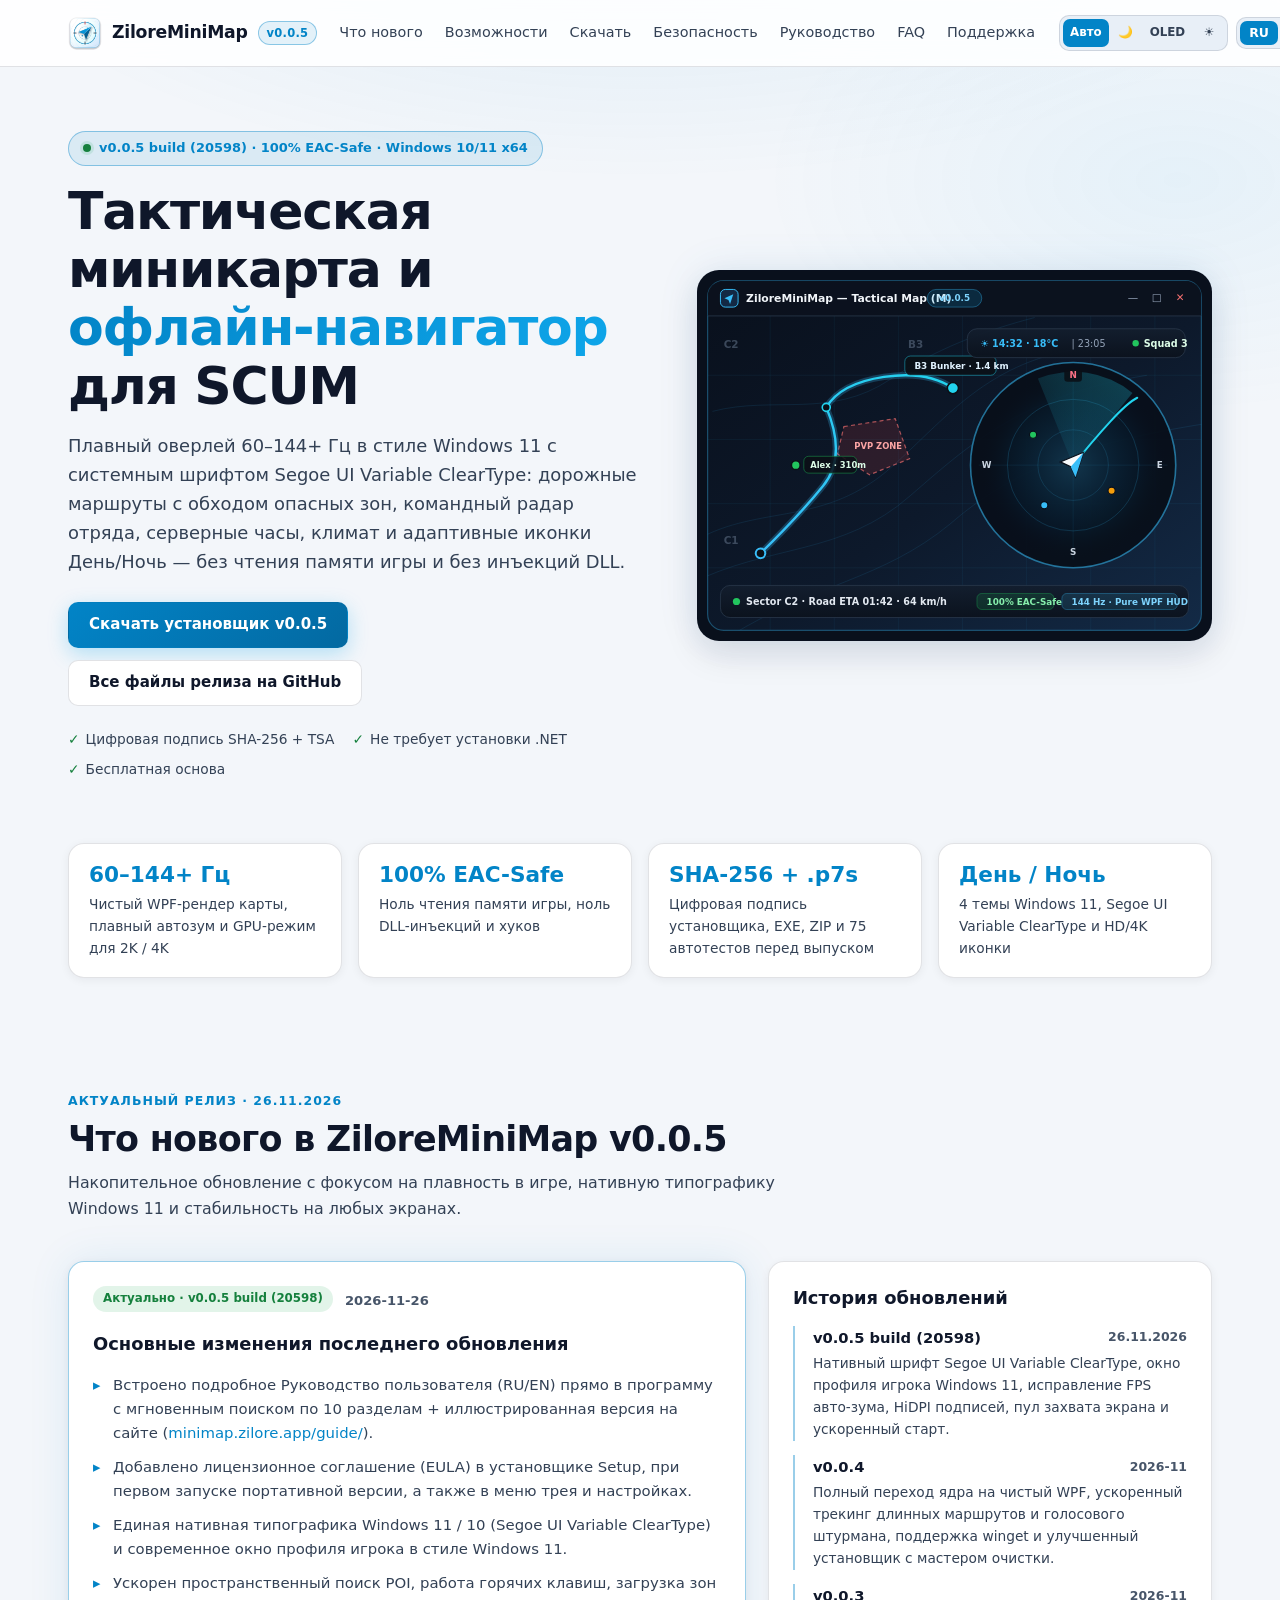
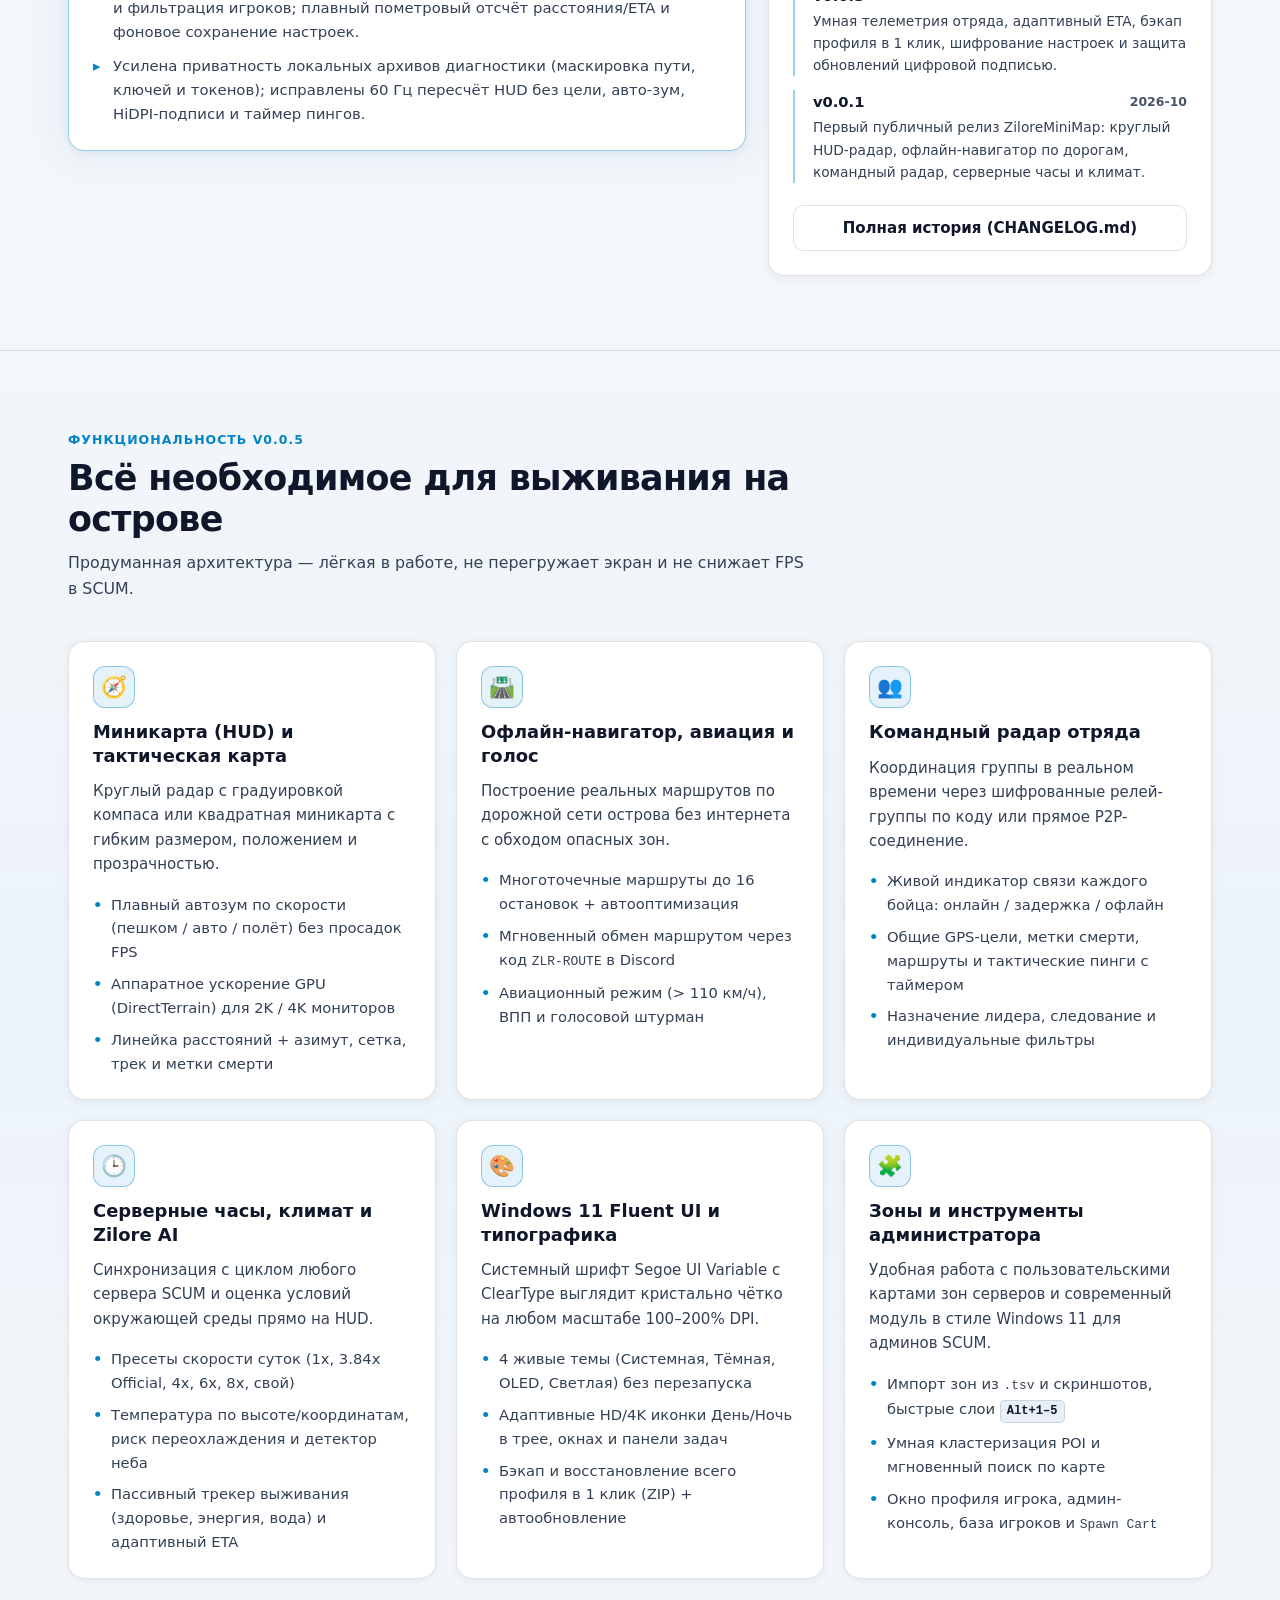
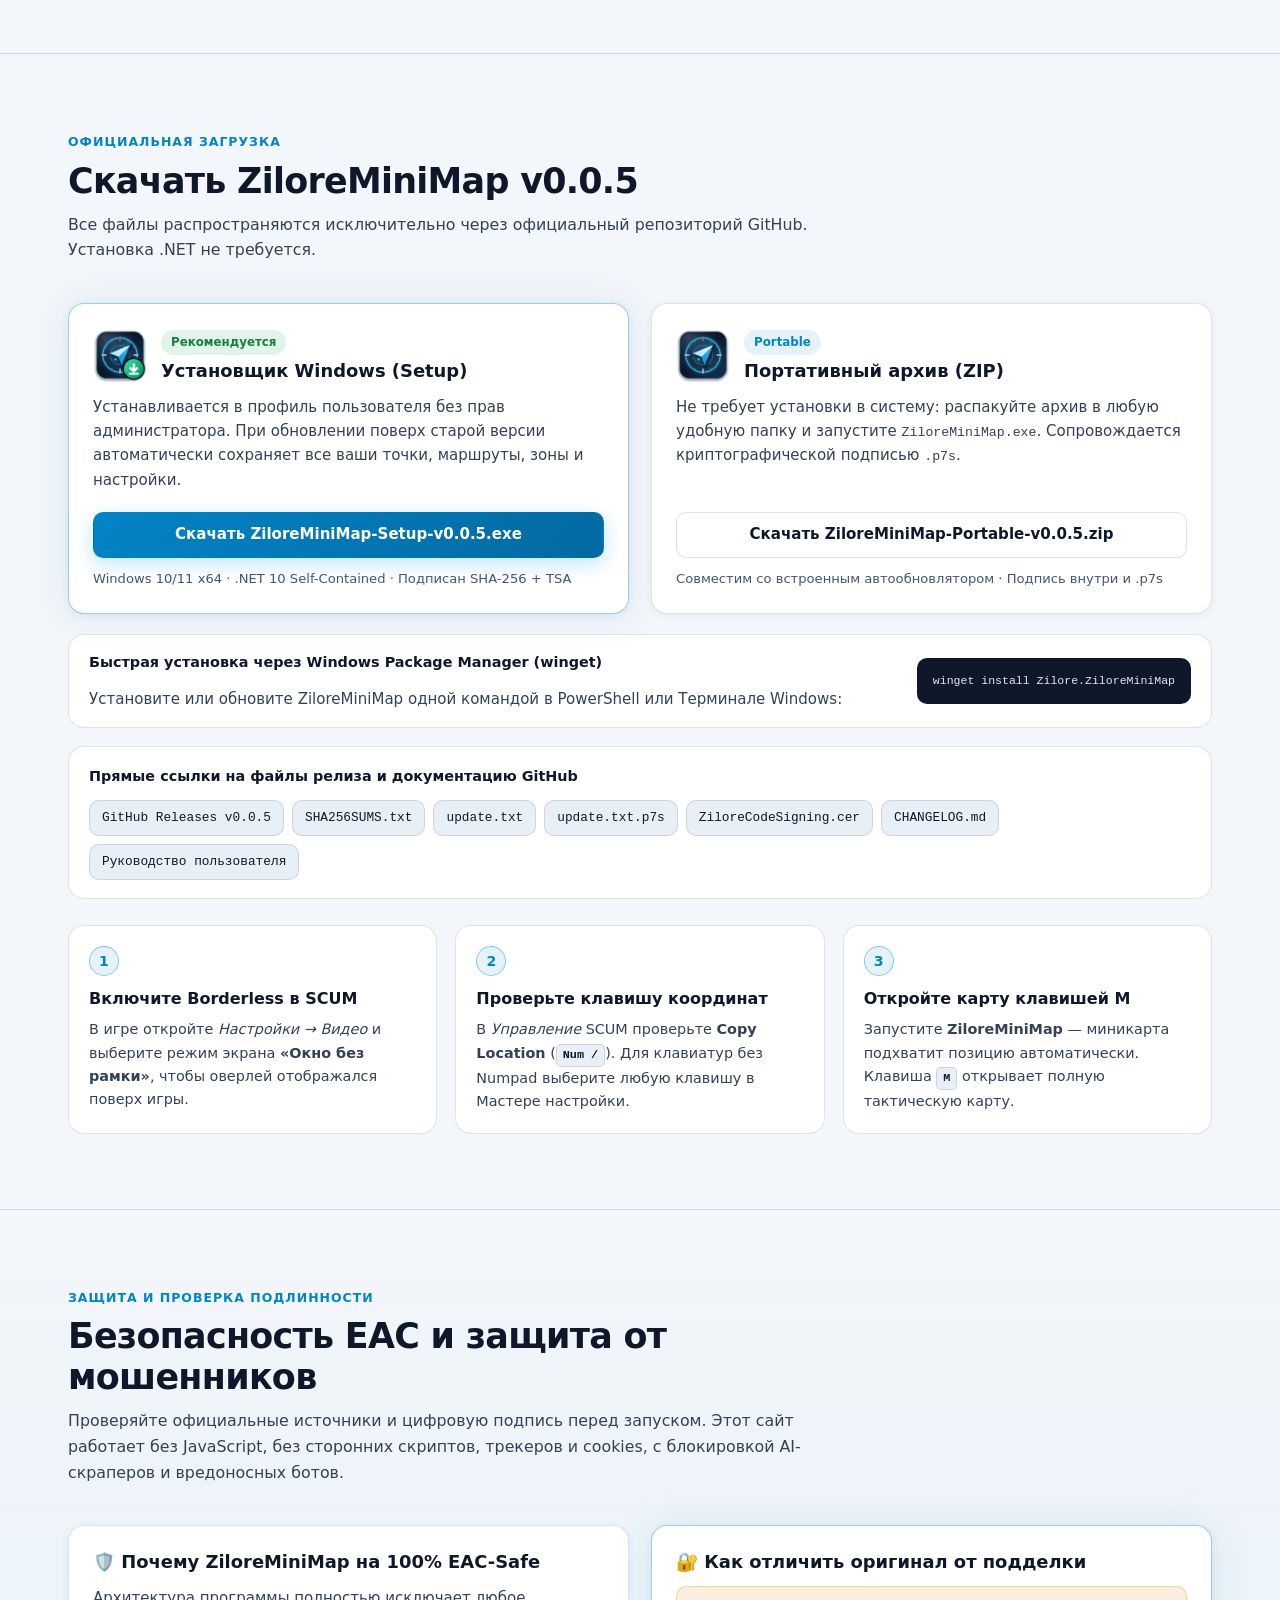
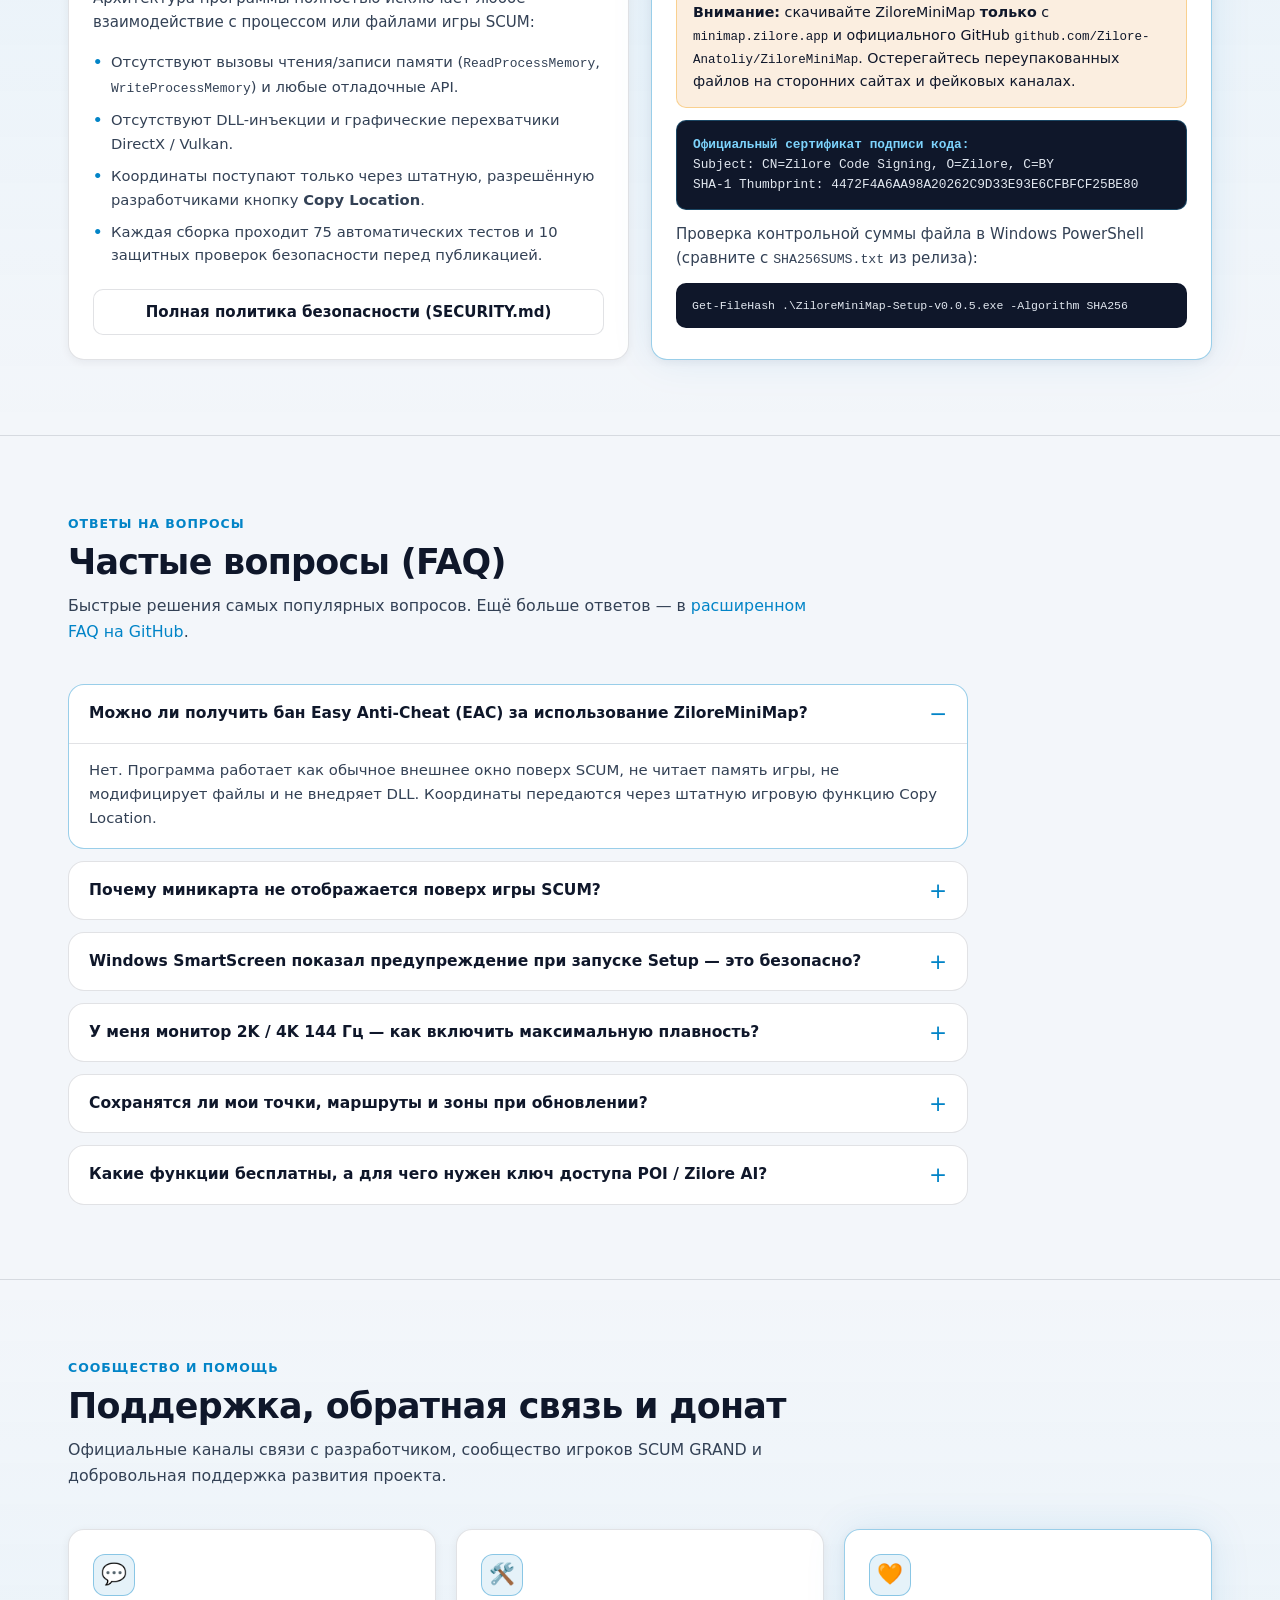
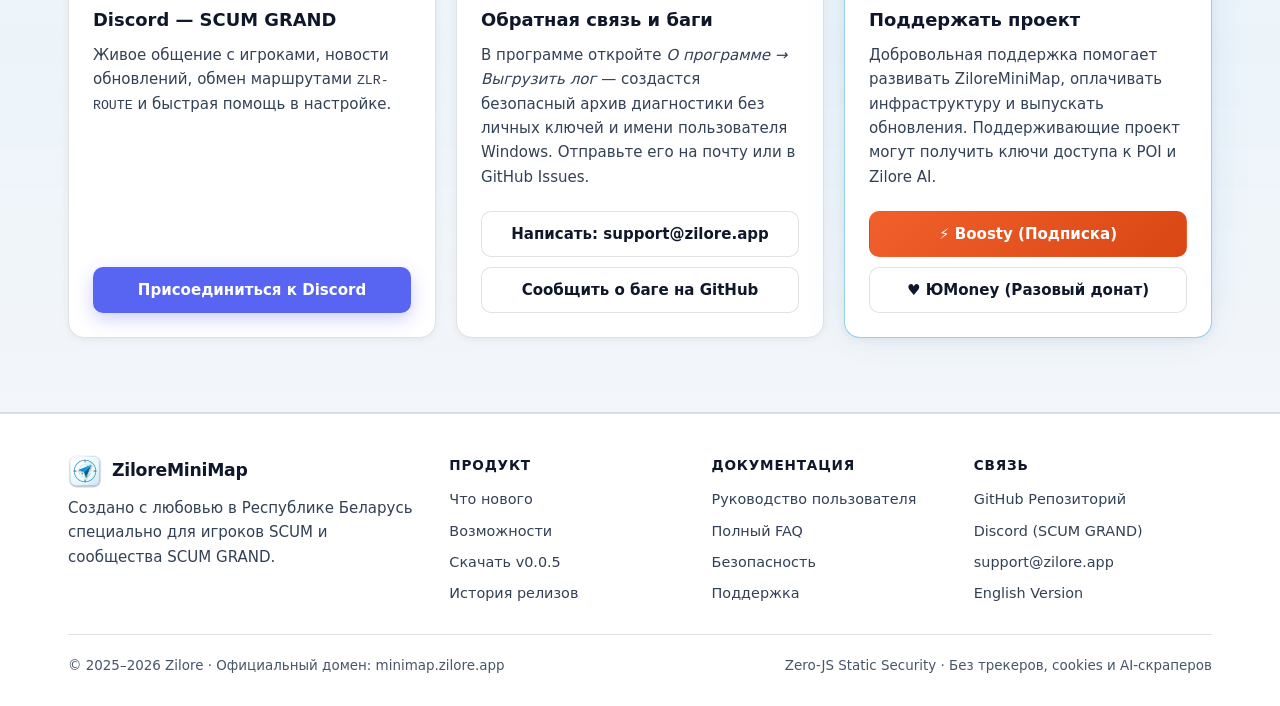
<file: website/index.html>
<!DOCTYPE html>
<html lang="ru" data-version="v0.0.5" data-build="20598" data-release-date="2026-11-26">
<head>
  <meta charset="utf-8">
  <meta name="viewport" content="width=device-width, initial-scale=1, viewport-fit=cover">
  <meta http-equiv="Content-Security-Policy" content="default-src 'none'; script-src 'none'; object-src 'none'; media-src 'none'; worker-src 'none'; child-src 'none'; connect-src 'none'; style-src 'self'; img-src 'self'; font-src 'self'; manifest-src 'self'; base-uri 'none'; form-action 'none'; upgrade-insecure-requests;">
  <meta name="referrer" content="no-referrer">
  <meta name="robots" content="index, follow, noai, noimageai">
  <meta name="googlebot" content="index, follow, max-snippet:-1, max-image-preview:large">

  <title>ZiloreMiniMap — Миникарта и навигатор для SCUM</title>
  <meta name="description" content="ZiloreMiniMap для SCUM — тактическая миникарта 144 Гц, офлайн-навигатор по дорогам, радар отряда и часы сервера для Windows 10/11. 100% EAC-Safe, бесплатно.">
  <meta name="theme-color" content="#0B1322" media="(prefers-color-scheme: dark)">
  <meta name="theme-color" content="#F3F6FA" media="(prefers-color-scheme: light)">

  <link rel="canonical" href="https://minimap.zilore.app/">
  <link rel="alternate" hreflang="ru" href="https://minimap.zilore.app/">
  <link rel="alternate" hreflang="en" href="https://minimap.zilore.app/en/">
  <link rel="alternate" hreflang="x-default" href="https://minimap.zilore.app/">

  <!-- Preload critical render assets -->
  <link rel="preload" href="/css/style.css?v=20598" as="style">
  <link rel="preload" href="/img/tactical-preview.svg?v=20598" as="image" type="image/svg+xml">

  <!-- Icons & Manifest -->
  <link rel="icon" href="/favicon.ico?v=20598" sizes="any">
  <link rel="icon" type="image/png" sizes="192x192" href="/img/icon-192.png">
  <link rel="apple-touch-icon" href="/img/apple-touch-icon.png">
  <link rel="manifest" href="/site.webmanifest?v=20598">

  <!-- Open Graph / Discord / Telegram -->
  <meta property="og:type" content="website">
  <meta property="og:site_name" content="ZiloreMiniMap">
  <meta property="og:title" content="ZiloreMiniMap — Тактическая миникарта и навигатор для SCUM">
  <meta property="og:description" content="60–144+ Гц Windows 11 Fluent UI (Segoe UI Variable ClearType), офлайн-маршруты по дорогам, командный радар, серверные часы и 100% EAC-Safe.">
  <meta property="og:url" content="https://minimap.zilore.app/">
  <meta property="og:image" content="https://minimap.zilore.app/img/og-preview.png">
  <meta property="og:image:width" content="1200">
  <meta property="og:image:height" content="630">
  <meta property="og:image:alt" content="Интерфейс тактической карты и круглой миникарты ZiloreMiniMap для SCUM">
  <meta property="og:locale" content="ru_RU">
  <meta property="og:locale:alternate" content="en_US">
  <meta name="twitter:card" content="summary_large_image">
  <meta name="twitter:title" content="ZiloreMiniMap — Тактическая миникарта для SCUM">
  <meta name="twitter:description" content="Windows 10/11 Fluent UI, .NET 10, 100% EAC-Safe, цифровая подпись SHA-256 + CMS .p7s.">
  <meta name="twitter:image" content="https://minimap.zilore.app/img/og-preview.png">
  <meta name="twitter:image:alt" content="Тактическая миникарта ZiloreMiniMap для SCUM">

  <link rel="stylesheet" href="/css/style.css?v=20598">
</head>
<body itemscope itemtype="https://schema.org/SoftwareApplication">
  <!-- Zero-JS 4-Theme State Radios -->
  <input type="radio" name="theme" id="theme-auto" class="sr-only-radio" checked aria-hidden="true">
  <input type="radio" name="theme" id="theme-dark" class="sr-only-radio" aria-hidden="true">
  <input type="radio" name="theme" id="theme-oled" class="sr-only-radio" aria-hidden="true">
  <input type="radio" name="theme" id="theme-light" class="sr-only-radio" aria-hidden="true">

  <a class="skip-link" href="#main">Перейти к содержимому</a>

  <meta itemprop="name" content="ZiloreMiniMap">
  <meta itemprop="alternateName" content="Zilore MiniMap SCUM">
  <meta itemprop="softwareVersion" content="0.0.5">
  <meta itemprop="dateModified" content="2026-11-26">
  <meta itemprop="inLanguage" content="ru">
  <meta itemprop="operatingSystem" content="Windows 10, Windows 11 (x64)">
  <meta itemprop="softwareRequirements" content="Windows 10 / 11 x64">
  <meta itemprop="applicationCategory" content="GameApplication">
  <meta itemprop="applicationSubCategory" content="Tactical Minimap &amp; Offline Navigator">
  <meta itemprop="url" content="https://minimap.zilore.app/">
  <meta itemprop="downloadUrl" content="https://github.com/Zilore-Anatoliy/ZiloreMiniMap/releases/download/v0.0.5/ZiloreMiniMap-Setup-v0.0.5.exe">
  <meta itemprop="image" content="https://minimap.zilore.app/img/og-preview.png">
  <meta itemprop="screenshot" content="https://minimap.zilore.app/img/og-preview.png">
  <span itemprop="author" itemscope itemtype="https://schema.org/Organization" hidden>
    <meta itemprop="name" content="Zilore">
    <meta itemprop="url" content="https://minimap.zilore.app/">
  </span>
  <span itemprop="offers" itemscope itemtype="https://schema.org/Offer" hidden>
    <meta itemprop="price" content="0">
    <meta itemprop="priceCurrency" content="USD">
    <meta itemprop="availability" content="https://schema.org/InStock">
  </span>

  <!-- Sticky Translucent Fluent Header -->
  <header class="site-header">
    <div class="container nav-wrap">
      <a class="brand" href="#top" aria-label="ZiloreMiniMap — На главную">
        <picture>
          <source srcset="/img/icon-day.webp" type="image/webp" media="(prefers-color-scheme: light)">
          <source srcset="/img/icon-day.png" type="image/png" media="(prefers-color-scheme: light)">
          <source srcset="/img/icon-night.webp" type="image/webp">
          <img class="brand-icon" src="/img/icon-night.png" alt="Логотип ZiloreMiniMap" width="34" height="34">
        </picture>
        <span>ZiloreMiniMap</span>
        <span class="version-tag">v0.0.5</span>
      </a>

      <input type="checkbox" id="nav-toggle" class="nav-toggle-input" aria-label="Открыть меню навигации">
      <label for="nav-toggle" class="nav-toggle-btn" aria-label="Меню">
        <span></span>
        <span></span>
        <span></span>
      </label>

      <nav class="nav-panel" aria-label="Основная навигация">
        <ul class="nav-links">
          <li><a href="#changelog">Что нового</a></li>
          <li><a href="#features">Возможности</a></li>
          <li><a href="#download">Скачать</a></li>
          <li><a href="#security">Безопасность</a></li>
          <li><a href="/guide/">Руководство</a></li>
          <li><a href="#faq">FAQ</a></li>
          <li><a href="#support">Поддержка</a></li>
        </ul>
        <div class="nav-actions">
          <div class="theme-switch" role="group" aria-label="Тема оформления">
            <label for="theme-auto" title="Системная тема">Авто</label>
            <label for="theme-dark" title="Тёмная тема">🌙</label>
            <label for="theme-oled" title="OLED Чёрная">OLED</label>
            <label for="theme-light" title="Светлая тема">☀</label>
          </div>
          <div class="lang-switch" aria-label="Выбор языка">
            <span class="is-active" aria-current="page">RU</span>
            <a href="/en/" hreflang="en" lang="en">EN</a>
          </div>
          <a class="btn btn-primary btn-sm" href="#download">Скачать</a>
        </div>
      </nav>
    </div>

    <!-- Mobile 1-Tap Quick-Jump Bar -->
    <nav class="mobile-quickbar" aria-label="Быстрые переходы">
      <a class="is-primary" href="#download">⬇ Скачать v0.0.5</a>
      <a href="#changelog">Что нового</a>
      <a href="#features">Возможности</a>
      <a href="#security">Безопасность</a>
      <a href="/guide/">Руководство</a>
      <a href="#faq">FAQ</a>
      <a href="#support">Поддержка</a>
    </nav>
  </header>

  <main id="main">
    <!-- Hero Section -->
    <section class="hero" id="top">
      <div class="container hero-grid">
        <div>
          <div class="hero-badge">
            <span class="status-dot" aria-hidden="true"></span>
            <span>v0.0.5 build (20598) · 100% EAC-Safe · Windows 10/11 x64</span>
          </div>
          <h1 class="hero-title">
            Тактическая миникарта и <span class="text-gradient">офлайн-навигатор</span> для SCUM
          </h1>
          <p class="hero-lead">
            Плавный оверлей 60–144+ Гц в стиле Windows 11 с системным шрифтом Segoe UI Variable ClearType: дорожные маршруты с обходом опасных зон, командный радар отряда, серверные часы, климат и адаптивные иконки День/Ночь — без чтения памяти игры и без инъекций DLL.
          </p>
          <div class="hero-cta">
            <a class="btn btn-primary" href="https://github.com/Zilore-Anatoliy/ZiloreMiniMap/releases/download/v0.0.5/ZiloreMiniMap-Setup-v0.0.5.exe" target="_blank" rel="noopener noreferrer external">
              Скачать установщик v0.0.5
            </a>
            <a class="btn btn-secondary" href="https://github.com/Zilore-Anatoliy/ZiloreMiniMap/releases/tag/v0.0.5" target="_blank" rel="noopener noreferrer external">
              Все файлы релиза на GitHub
            </a>
          </div>
          <ul class="hero-trust">
            <li><span class="check-mark" aria-hidden="true">✓</span> Цифровая подпись SHA-256 + TSA</li>
            <li><span class="check-mark" aria-hidden="true">✓</span> Не требует установки .NET</li>
            <li><span class="check-mark" aria-hidden="true">✓</span> Бесплатная основа</li>
          </ul>
        </div>

        <div class="hero-visual">
          <img src="/img/tactical-preview.svg?v=20598" alt="Интерфейс тактической карты и круглой миникарты ZiloreMiniMap поверх SCUM" width="640" height="460" fetchpriority="high" decoding="async">
        </div>
      </div>
    </section>

    <!-- Key Metrics Strip -->
    <section class="metrics" aria-label="Ключевые характеристики">
      <div class="container metrics-grid">
        <div class="metric-card">
          <span class="metric-value">60–144+ Гц</span>
          <span class="metric-label">Чистый WPF-рендер карты, плавный автозум и GPU-режим для 2K / 4K</span>
        </div>
        <div class="metric-card">
          <span class="metric-value">100% EAC-Safe</span>
          <span class="metric-label">Ноль чтения памяти игры, ноль DLL-инъекций и хуков</span>
        </div>
        <div class="metric-card">
          <span class="metric-value">SHA-256 + .p7s</span>
          <span class="metric-label">Цифровая подпись установщика, EXE, ZIP и 75 автотестов перед выпуском</span>
        </div>
        <div class="metric-card">
          <span class="metric-value">День / Ночь</span>
          <span class="metric-label">4 темы Windows 11, Segoe UI Variable ClearType и HD/4K иконки</span>
        </div>
      </div>
    </section>

    <!-- What's New & Release History Section -->
    <section class="section" id="changelog">
      <div class="container">
        <div class="section-head">
          <span class="section-eyebrow">Актуальный релиз · 26.11.2026</span>
          <h2 class="section-title">Что нового в ZiloreMiniMap v0.0.5</h2>
          <p class="section-desc">
            Накопительное обновление с фокусом на плавность в игре, нативную типографику Windows 11 и стабильность на любых экранах.
          </p>
        </div>

        <div class="changelog-grid">
          <article class="card card-highlight">
            <div class="release-meta-row">
              <span class="pill-badge">Актуально · v0.0.5 build (20598)</span>
              <span class="release-date">2026-11-26</span>
            </div>
            <h3 class="card-title">Основные изменения последнего обновления</h3>
            <ul id="release-notes-ru" class="changelog-list">
              <!-- RELEASE_NOTES_RU_START -->
              <li>Встроено подробное Руководство пользователя (RU/EN) прямо в программу с мгновенным поиском по 10 разделам + иллюстрированная версия на сайте (<a href="/guide/">minimap.zilore.app/guide/</a>).</li>
              <li>Добавлено лицензионное соглашение (EULA) в установщике Setup, при первом запуске портативной версии, а также в меню трея и настройках.</li>
              <li>Единая нативная типографика Windows 11 / 10 (Segoe UI Variable ClearType) и современное окно профиля игрока в стиле Windows 11.</li>
              <li>Ускорен пространственный поиск POI, работа горячих клавиш, загрузка зон и фильтрация игроков; плавный пометровый отсчёт расстояния/ETA и фоновое сохранение настроек.</li>
              <li>Усилена приватность локальных архивов диагностики (маскировка пути, ключей и токенов); исправлены 60 Гц пересчёт HUD без цели, авто-зум, HiDPI-подписи и таймер пингов.</li>
              <!-- RELEASE_NOTES_RU_END -->
            </ul>
          </article>

          <aside class="card" aria-label="История версий">
            <h3 class="card-title">История обновлений</h3>
            <ul class="timeline-list">
              <li class="timeline-item">
                <div class="timeline-ver">v0.0.5 build (20598) <span>26.11.2026</span></div>
                <p>Нативный шрифт Segoe UI Variable ClearType, окно профиля игрока Windows 11, исправление FPS авто-зума, HiDPI подписей, пул захвата экрана и ускоренный старт.</p>
              </li>
              <li class="timeline-item">
                <div class="timeline-ver">v0.0.4 <span>2026-11</span></div>
                <p>Полный переход ядра на чистый WPF, ускоренный трекинг длинных маршрутов и голосового штурмана, поддержка winget и улучшенный установщик с мастером очистки.</p>
              </li>
              <li class="timeline-item">
                <div class="timeline-ver">v0.0.3 <span>2026-11</span></div>
                <p>Умная телеметрия отряда, адаптивный ETA, бэкап профиля в 1 клик, шифрование настроек и защита обновлений цифровой подписью.</p>
              </li>
              <li class="timeline-item">
                <div class="timeline-ver">v0.0.1 <span>2026-10</span></div>
                <p>Первый публичный релиз ZiloreMiniMap: круглый HUD-радар, офлайн-навигатор по дорогам, командный радар, серверные часы и климат.</p>
              </li>
            </ul>
            <div class="btn-stack">
              <a class="btn btn-secondary btn-full" href="https://github.com/Zilore-Anatoliy/ZiloreMiniMap/blob/main/CHANGELOG.md" target="_blank" rel="noopener noreferrer external">
                Полная история (CHANGELOG.md)
              </a>
            </div>
          </aside>
        </div>
      </div>
    </section>

    <!-- Features Section -->
    <section class="section section-alt" id="features">
      <div class="container">
        <div class="section-head">
          <span class="section-eyebrow">Функциональность v0.0.5</span>
          <h2 class="section-title">Всё необходимое для выживания на острове</h2>
          <p class="section-desc">
            Продуманная архитектура — лёгкая в работе, не перегружает экран и не снижает FPS в SCUM.
          </p>
        </div>

        <div class="features-grid">
          <article class="card">
            <div class="feature-icon" aria-hidden="true">🧭</div>
            <h3 class="card-title">Миникарта (HUD) и тактическая карта</h3>
            <p class="card-text">Круглый радар с градуировкой компаса или квадратная миникарта с гибким размером, положением и прозрачностью.</p>
            <ul class="card-list">
              <li>Плавный автозум по скорости (пешком / авто / полёт) без просадок FPS</li>
              <li>Аппаратное ускорение GPU (DirectTerrain) для 2K / 4K мониторов</li>
              <li>Линейка расстояний + азимут, сетка, трек и метки смерти</li>
            </ul>
          </article>

          <article class="card">
            <div class="feature-icon" aria-hidden="true">🛣️</div>
            <h3 class="card-title">Офлайн-навигатор, авиация и голос</h3>
            <p class="card-text">Построение реальных маршрутов по дорожной сети острова без интернета с обходом опасных зон.</p>
            <ul class="card-list">
              <li>Многоточечные маршруты до 16 остановок + автооптимизация</li>
              <li>Мгновенный обмен маршрутом через код <code>ZLR-ROUTE</code> в Discord</li>
              <li>Авиационный режим (&gt; 110 км/ч), ВПП и голосовой штурман</li>
            </ul>
          </article>

          <article class="card">
            <div class="feature-icon" aria-hidden="true">👥</div>
            <h3 class="card-title">Командный радар отряда</h3>
            <p class="card-text">Координация группы в реальном времени через шифрованные релей-группы по коду или прямое P2P-соединение.</p>
            <ul class="card-list">
              <li>Живой индикатор связи каждого бойца: онлайн / задержка / офлайн</li>
              <li>Общие GPS-цели, метки смерти, маршруты и тактические пинги с таймером</li>
              <li>Назначение лидера, следование и индивидуальные фильтры</li>
            </ul>
          </article>

          <article class="card">
            <div class="feature-icon" aria-hidden="true">🕒</div>
            <h3 class="card-title">Серверные часы, климат и Zilore AI</h3>
            <p class="card-text">Синхронизация с циклом любого сервера SCUM и оценка условий окружающей среды прямо на HUD.</p>
            <ul class="card-list">
              <li>Пресеты скорости суток (1x, 3.84x Official, 4x, 6x, 8x, свой)</li>
              <li>Температура по высоте/координатам, риск переохлаждения и детектор неба</li>
              <li>Пассивный трекер выживания (здоровье, энергия, вода) и адаптивный ETA</li>
            </ul>
          </article>

          <article class="card">
            <div class="feature-icon" aria-hidden="true">🎨</div>
            <h3 class="card-title">Windows 11 Fluent UI и типографика</h3>
            <p class="card-text">Системный шрифт Segoe UI Variable с ClearType выглядит кристально чётко на любом масштабе 100–200% DPI.</p>
            <ul class="card-list">
              <li>4 живые темы (Системная, Тёмная, OLED, Светлая) без перезапуска</li>
              <li>Адаптивные HD/4K иконки День/Ночь в трее, окнах и панели задач</li>
              <li>Бэкап и восстановление всего профиля в 1 клик (ZIP) + автообновление</li>
            </ul>
          </article>

          <article class="card">
            <div class="feature-icon" aria-hidden="true">🧩</div>
            <h3 class="card-title">Зоны и инструменты администратора</h3>
            <p class="card-text">Удобная работа с пользовательскими картами зон серверов и современный модуль в стиле Windows 11 для админов SCUM.</p>
            <ul class="card-list">
              <li>Импорт зон из <code>.tsv</code> и скриншотов, быстрые слои <kbd>Alt+1–5</kbd></li>
              <li>Умная кластеризация POI и мгновенный поиск по карте</li>
              <li>Окно профиля игрока, админ-консоль, база игроков и <code>Spawn Cart</code></li>
            </ul>
          </article>
        </div>
      </div>
    </section>

    <!-- Download Hub -->
    <section class="section" id="download">
      <div class="container">
        <div class="section-head">
          <span class="section-eyebrow">Официальная загрузка</span>
          <h2 class="section-title">Скачать ZiloreMiniMap v0.0.5</h2>
          <p class="section-desc">
            Все файлы распространяются исключительно через официальный репозиторий GitHub. Установка .NET не требуется.
          </p>
        </div>

        <div class="download-grid">
          <div class="card card-highlight">
            <div class="download-header">
              <picture>
                <source srcset="/img/icon-setup.webp" type="image/webp">
                <img class="download-app-icon" src="/img/icon-setup.png" alt="Установщик ZiloreMiniMap Setup" width="54" height="54" loading="lazy">
              </picture>
              <div>
                <span class="pill-badge">Рекомендуется</span>
                <h3 class="card-title">Установщик Windows (Setup)</h3>
              </div>
            </div>
            <p class="card-text">
              Устанавливается в профиль пользователя без прав администратора. При обновлении поверх старой версии автоматически сохраняет все ваши точки, маршруты, зоны и настройки.
            </p>
            <div class="download-actions">
              <a class="btn btn-primary btn-full" href="https://github.com/Zilore-Anatoliy/ZiloreMiniMap/releases/download/v0.0.5/ZiloreMiniMap-Setup-v0.0.5.exe" target="_blank" rel="noopener noreferrer external">
                Скачать ZiloreMiniMap-Setup-v0.0.5.exe
              </a>
              <span class="download-meta">Windows 10/11 x64 · .NET 10 Self-Contained · Подписан SHA-256 + TSA</span>
            </div>
          </div>

          <div class="card">
            <div class="download-header">
              <picture>
                <source srcset="/img/icon-app.webp" type="image/webp">
                <img class="download-app-icon" src="/img/icon-app.png" alt="Портативная версия ZiloreMiniMap" width="54" height="54" loading="lazy">
              </picture>
              <div>
                <span class="pill-badge pill-badge-neutral">Portable</span>
                <h3 class="card-title">Портативный архив (ZIP)</h3>
              </div>
            </div>
            <p class="card-text">
              Не требует установки в систему: распакуйте архив в любую удобную папку и запустите <code>ZiloreMiniMap.exe</code>. Сопровождается криптографической подписью <code>.p7s</code>.
            </p>
            <div class="download-actions">
              <a class="btn btn-secondary btn-full" href="https://github.com/Zilore-Anatoliy/ZiloreMiniMap/releases/download/v0.0.5/ZiloreMiniMap-Portable-v0.0.5.zip" target="_blank" rel="noopener noreferrer external">
                Скачать ZiloreMiniMap-Portable-v0.0.5.zip
              </a>
              <span class="download-meta">Совместим со встроенным автообновлятором · Подпись внутри и .p7s</span>
            </div>
          </div>
        </div>

        <!-- Winget Quick Install -->
        <div class="winget-bar">
          <div>
            <h3 class="github-files-title">Быстрая установка через Windows Package Manager (winget)</h3>
            <p class="card-text">Установите или обновите ZiloreMiniMap одной командой в PowerShell или Терминале Windows:</p>
          </div>
          <pre class="code-block"><code>winget install Zilore.ZiloreMiniMap</code></pre>
        </div>

        <!-- Direct GitHub Files & Docs Bar -->
        <div class="github-files-bar">
          <h3 class="github-files-title">Прямые ссылки на файлы релиза и документацию GitHub</h3>
          <div class="file-pills">
            <a class="file-pill" href="https://github.com/Zilore-Anatoliy/ZiloreMiniMap/releases/tag/v0.0.5" target="_blank" rel="noopener noreferrer external">GitHub Releases v0.0.5</a>
            <a class="file-pill" href="https://github.com/Zilore-Anatoliy/ZiloreMiniMap/releases/download/v0.0.5/SHA256SUMS.txt" target="_blank" rel="noopener noreferrer external">SHA256SUMS.txt</a>
            <a class="file-pill" href="https://github.com/Zilore-Anatoliy/ZiloreMiniMap/releases/download/v0.0.5/update.txt" target="_blank" rel="noopener noreferrer external">update.txt</a>
            <a class="file-pill" href="https://github.com/Zilore-Anatoliy/ZiloreMiniMap/releases/download/v0.0.5/update.txt.p7s" target="_blank" rel="noopener noreferrer external">update.txt.p7s</a>
            <a class="file-pill" href="https://github.com/Zilore-Anatoliy/ZiloreMiniMap/releases/latest/download/ZiloreCodeSigning.cer" target="_blank" rel="noopener noreferrer external">ZiloreCodeSigning.cer</a>
            <a class="file-pill" href="https://github.com/Zilore-Anatoliy/ZiloreMiniMap/blob/main/CHANGELOG.md" target="_blank" rel="noopener noreferrer external">CHANGELOG.md</a>
            <a class="file-pill" href="/guide/">Руководство пользователя</a>
          </div>
        </div>

        <!-- 1-Minute Setup Steps -->
        <div class="steps-grid">
          <div class="step-card">
            <span class="step-num">1</span>
            <h3>Включите Borderless в SCUM</h3>
            <p>В игре откройте <em>Настройки → Видео</em> и выберите режим экрана <strong>«Окно без рамки»</strong>, чтобы оверлей отображался поверх игры.</p>
          </div>
          <div class="step-card">
            <span class="step-num">2</span>
            <h3>Проверьте клавишу координат</h3>
            <p>В <em>Управление</em> SCUM проверьте <strong>Copy Location</strong> (<kbd>Num /</kbd>). Для клавиатур без Numpad выберите любую клавишу в Мастере настройки.</p>
          </div>
          <div class="step-card">
            <span class="step-num">3</span>
            <h3>Откройте карту клавишей M</h3>
            <p>Запустите <strong>ZiloreMiniMap</strong> — миникарта подхватит позицию автоматически. Клавиша <kbd>M</kbd> открывает полную тактическую карту.</p>
          </div>
        </div>
      </div>
    </section>

    <!-- Security & Anti-Fraud Section -->
    <section class="section section-alt" id="security">
      <div class="container">
        <div class="section-head">
          <span class="section-eyebrow">Защита и проверка подлинности</span>
          <h2 class="section-title">Безопасность EAC и защита от мошенников</h2>
          <p class="section-desc">
            Проверяйте официальные источники и цифровую подпись перед запуском. Этот сайт работает без JavaScript, без сторонних скриптов, трекеров и cookies, с блокировкой AI-скраперов и вредоносных ботов.
          </p>
        </div>

        <div class="security-grid">
          <div class="card">
            <h3 class="card-title">🛡️ Почему ZiloreMiniMap на 100% EAC-Safe</h3>
            <p class="card-text">
              Архитектура программы полностью исключает любое взаимодействие с процессом или файлами игры SCUM:
            </p>
            <ul class="card-list">
              <li>Отсутствуют вызовы чтения/записи памяти (<code>ReadProcessMemory</code>, <code>WriteProcessMemory</code>) и любые отладочные API.</li>
              <li>Отсутствуют DLL-инъекции и графические перехватчики DirectX / Vulkan.</li>
              <li>Координаты поступают только через штатную, разрешённую разработчиками кнопку <strong>Copy Location</strong>.</li>
              <li>Каждая сборка проходит 75 автоматических тестов и 10 защитных проверок безопасности перед публикацией.</li>
            </ul>
            <div class="btn-stack">
              <a class="btn btn-secondary" href="https://github.com/Zilore-Anatoliy/ZiloreMiniMap/blob/main/SECURITY.md" target="_blank" rel="noopener noreferrer external">
                Полная политика безопасности (SECURITY.md)
              </a>
            </div>
          </div>

          <div class="card card-highlight">
            <h3 class="card-title">🔐 Как отличить оригинал от подделки</h3>
            <div class="alert-box">
              <strong>Внимание:</strong> скачивайте ZiloreMiniMap <strong>только</strong> с <code>minimap.zilore.app</code> и официального GitHub <code>github.com/Zilore-Anatoliy/ZiloreMiniMap</code>. Остерегайтесь переупакованных файлов на сторонних сайтах и фейковых каналах.
            </div>
            <div class="cert-box">
              <strong>Официальный сертификат подписи кода:</strong><br>
              Subject: CN=Zilore Code Signing, O=Zilore, C=BY<br>
              SHA-1 Thumbprint: 4472F4A6AA98A20262C9D33E93E6CFBFCF25BE80
            </div>
            <p class="card-text">Проверка контрольной суммы файла в Windows PowerShell (сравните с <code>SHA256SUMS.txt</code> из релиза):</p>
            <pre class="code-block"><code>Get-FileHash .\ZiloreMiniMap-Setup-v0.0.5.exe -Algorithm SHA256</code></pre>
          </div>
        </div>
      </div>
    </section>

    <!-- FAQ Section (Pure HTML5 Details/Summary) -->
    <section class="section" id="faq">
      <div class="container">
        <div class="section-head">
          <span class="section-eyebrow">Ответы на вопросы</span>
          <h2 class="section-title">Частые вопросы (FAQ)</h2>
          <p class="section-desc">
            Быстрые решения самых популярных вопросов. Ещё больше ответов — в <a href="https://github.com/Zilore-Anatoliy/ZiloreMiniMap/blob/main/docs/FAQ.md" target="_blank" rel="noopener noreferrer external">расширенном FAQ на GitHub</a>.
          </p>
        </div>

        <div class="faq-list" itemscope itemtype="https://schema.org/FAQPage">
          <details class="faq-item" open itemscope itemprop="mainEntity" itemtype="https://schema.org/Question">
            <summary itemprop="name">Можно ли получить бан Easy Anti-Cheat (EAC) за использование ZiloreMiniMap?</summary>
            <div class="faq-body" itemscope itemprop="acceptedAnswer" itemtype="https://schema.org/Answer">
              <p itemprop="text">Нет. Программа работает как обычное внешнее окно поверх SCUM, не читает память игры, не модифицирует файлы и не внедряет DLL. Координаты передаются через штатную игровую функцию Copy Location.</p>
            </div>
          </details>

          <details class="faq-item" itemscope itemprop="mainEntity" itemtype="https://schema.org/Question">
            <summary itemprop="name">Почему миникарта не отображается поверх игры SCUM?</summary>
            <div class="faq-body" itemscope itemprop="acceptedAnswer" itemtype="https://schema.org/Answer">
              <p itemprop="text">Откройте в SCUM <strong>Настройки → Видео</strong> и переключите режим экрана с «Полный экран» на <strong>«Окно без рамки» (Borderless / Windowed Fullscreen)</strong>. В эксклюзивном полноэкранном режиме Windows скрывает любые внешние оверлеи.</p>
            </div>
          </details>

          <details class="faq-item" itemscope itemprop="mainEntity" itemtype="https://schema.org/Question">
            <summary itemprop="name">Windows SmartScreen показал предупреждение при запуске Setup — это безопасно?</summary>
            <div class="faq-body" itemscope itemprop="acceptedAnswer" itemtype="https://schema.org/Answer">
              <p itemprop="text">Да, если файл скачан с официального GitHub и его подпись/SHA-256 совпадают с <code>SHA256SUMS.txt</code>. SmartScreen показывает предупреждение новым сборкам независимых разработчиков до накопления репутации. Нажмите «Подробнее» → «Выполнить в любом случае».</p>
            </div>
          </details>

          <details class="faq-item" itemscope itemprop="mainEntity" itemtype="https://schema.org/Question">
            <summary itemprop="name">У меня монитор 2K / 4K 144 Гц — как включить максимальную плавность?</summary>
            <div class="faq-body" itemscope itemprop="acceptedAnswer" itemtype="https://schema.org/Answer">
              <p itemprop="text">Откройте <strong>Настройки → Внешний вид</strong> и включите пункт <strong>«Аппаратное ускорение карты M (GPU)»</strong>, после чего перезапустите программу. Это активирует прямой GPU-рендеринг DirectTerrain и чёткий вывод ClearType на масштабах 125–200%.</p>
            </div>
          </details>

          <details class="faq-item" itemscope itemprop="mainEntity" itemtype="https://schema.org/Question">
            <summary itemprop="name">Сохранятся ли мои точки, маршруты и зоны при обновлении?</summary>
            <div class="faq-body" itemscope itemprop="acceptedAnswer" itemtype="https://schema.org/Answer">
              <p itemprop="text">Да, все пользовательские данные хранятся отдельно в профиле Windows и сохраняются при любом обновлении. Также в разделе <strong>О программе → Поддержка</strong> доступен полный бэкап и восстановление профиля в 1 клик (ZIP).</p>
            </div>
          </details>

          <details class="faq-item" itemscope itemprop="mainEntity" itemtype="https://schema.org/Question">
            <summary itemprop="name">Какие функции бесплатны, а для чего нужен ключ доступа POI / Zilore AI?</summary>
            <div class="faq-body" itemscope itemprop="acceptedAnswer" itemtype="https://schema.org/Answer">
              <p itemprop="text">Миникарта, тактическая карта, дорожные маршруты, отряд, серверные часы, климат, авиация, зоны, голос, бэкап и все 4 темы оформления <strong>полностью бесплатны</strong>. Расширенные фильтры базы POI и AI-модуль активируются офлайн-ключом (1–24 часа или 30/90/180/365 дней) за добровольную поддержку развития проекта.</p>
            </div>
          </details>
        </div>
      </div>
    </section>

    <!-- Community, Support & Donations -->
    <section class="section section-alt" id="support">
      <div class="container">
        <div class="section-head">
          <span class="section-eyebrow">Сообщество и помощь</span>
          <h2 class="section-title">Поддержка, обратная связь и донат</h2>
          <p class="section-desc">
            Официальные каналы связи с разработчиком, сообщество игроков SCUM GRAND и добровольная поддержка развития проекта.
          </p>
        </div>

        <div class="community-grid">
          <div class="card">
            <div class="feature-icon" aria-hidden="true">💬</div>
            <h3 class="card-title">Discord — SCUM GRAND</h3>
            <p class="card-text">
              Живое общение с игроками, новости обновлений, обмен маршрутами <code>ZLR-ROUTE</code> и быстрая помощь в настройке.
            </p>
            <div class="btn-stack">
              <a class="btn btn-discord btn-full" href="https://discord.gg/xbWXKahvS" target="_blank" rel="noopener noreferrer external">
                Присоединиться к Discord
              </a>
            </div>
          </div>

          <div class="card">
            <div class="feature-icon" aria-hidden="true">🛠️</div>
            <h3 class="card-title">Обратная связь и баги</h3>
            <p class="card-text">
              В программе откройте <em>О программе → Выгрузить лог</em> — создастся безопасный архив диагностики без личных ключей и имени пользователя Windows. Отправьте его на почту или в GitHub Issues.
            </p>
            <div class="btn-stack">
              <a class="btn btn-secondary btn-full" href="mailto:support@zilore.app">
                Написать: support@zilore.app
              </a>
              <a class="btn btn-secondary btn-full" href="https://github.com/Zilore-Anatoliy/ZiloreMiniMap/issues/new/choose" target="_blank" rel="noopener noreferrer external">
                Сообщить о баге на GitHub
              </a>
            </div>
          </div>

          <div class="card card-highlight">
            <div class="feature-icon" aria-hidden="true">🧡</div>
            <h3 class="card-title">Поддержать проект</h3>
            <p class="card-text">
              Добровольная поддержка помогает развивать ZiloreMiniMap, оплачивать инфраструктуру и выпускать обновления. Поддерживающие проект могут получить ключи доступа к POI и Zilore AI.
            </p>
            <div class="btn-stack">
              <a class="btn btn-boosty btn-full" href="https://boosty.to/minimap.zilore.app/purchase/4184863?ssource=DIRECT&amp;share=subscription_link" target="_blank" rel="noopener noreferrer external">
                ⚡ Boosty (Подписка)
              </a>
              <a class="btn btn-secondary btn-full" href="https://yoomoney.ru/to/410013990138306" target="_blank" rel="noopener noreferrer external">
                ♥ ЮMoney (Разовый донат)
              </a>
            </div>
          </div>
        </div>
      </div>
    </section>
  </main>

  <!-- Footer -->
  <footer class="site-footer">
    <div class="container">
      <div class="footer-grid">
        <div>
          <a class="brand" href="#top">
            <picture>
              <source srcset="/img/icon-day.webp" type="image/webp" media="(prefers-color-scheme: light)">
              <source srcset="/img/icon-day.png" type="image/png" media="(prefers-color-scheme: light)">
              <source srcset="/img/icon-night.webp" type="image/webp">
              <img class="brand-icon" src="/img/icon-night.png" alt="ZiloreMiniMap" width="32" height="32" loading="lazy">
            </picture>
            <span>ZiloreMiniMap</span>
          </a>
          <p class="card-text">
            Создано с любовью в Республике Беларусь специально для игроков SCUM и сообщества SCUM GRAND.
          </p>
        </div>

        <div>
          <h4 class="footer-heading">Продукт</h4>
          <ul class="footer-links">
            <li><a href="#changelog">Что нового</a></li>
            <li><a href="#features">Возможности</a></li>
            <li><a href="#download">Скачать v0.0.5</a></li>
            <li><a href="https://github.com/Zilore-Anatoliy/ZiloreMiniMap/releases" target="_blank" rel="noopener noreferrer external">История релизов</a></li>
          </ul>
        </div>

        <div>
          <h4 class="footer-heading">Документация</h4>
          <ul class="footer-links">
            <li><a href="/guide/">Руководство пользователя</a></li>
            <li><a href="https://github.com/Zilore-Anatoliy/ZiloreMiniMap/blob/main/docs/FAQ.md" target="_blank" rel="noopener noreferrer external">Полный FAQ</a></li>
            <li><a href="https://github.com/Zilore-Anatoliy/ZiloreMiniMap/blob/main/SECURITY.md" target="_blank" rel="noopener noreferrer external">Безопасность</a></li>
            <li><a href="https://github.com/Zilore-Anatoliy/ZiloreMiniMap/blob/main/SUPPORT.md" target="_blank" rel="noopener noreferrer external">Поддержка</a></li>
          </ul>
        </div>

        <div>
          <h4 class="footer-heading">Связь</h4>
          <ul class="footer-links">
            <li><a href="https://github.com/Zilore-Anatoliy/ZiloreMiniMap" target="_blank" rel="noopener noreferrer external">GitHub Репозиторий</a></li>
            <li><a href="https://discord.gg/xbWXKahvS" target="_blank" rel="noopener noreferrer external">Discord (SCUM GRAND)</a></li>
            <li><a href="mailto:support@zilore.app">support@zilore.app</a></li>
            <li><a href="/en/" hreflang="en" lang="en">English Version</a></li>
          </ul>
        </div>
      </div>

      <div class="footer-bottom">
        <span>© 2025–2026 Zilore · Официальный домен: minimap.zilore.app</span>
        <span>Zero-JS Static Security · Без трекеров, cookies и AI-скраперов</span>
      </div>
    </div>
  </footer>
</body>
</html>
</file>
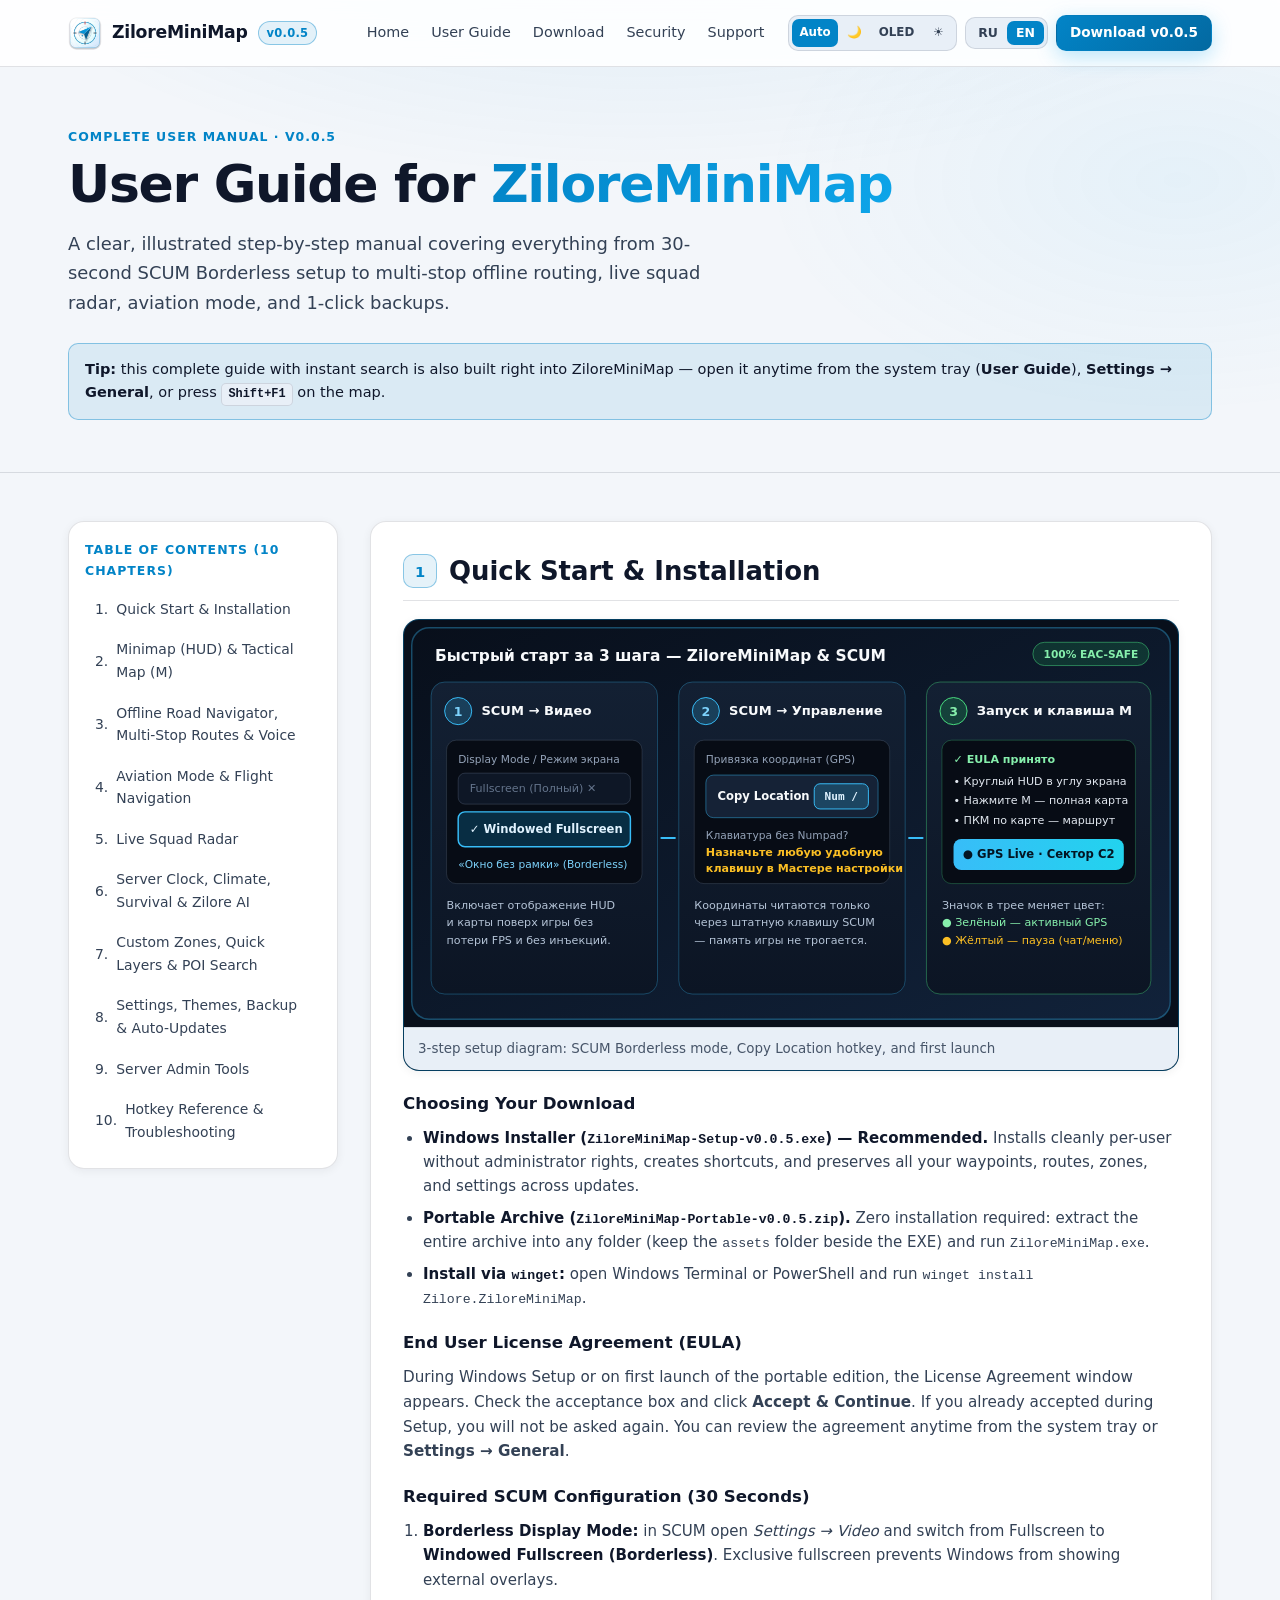
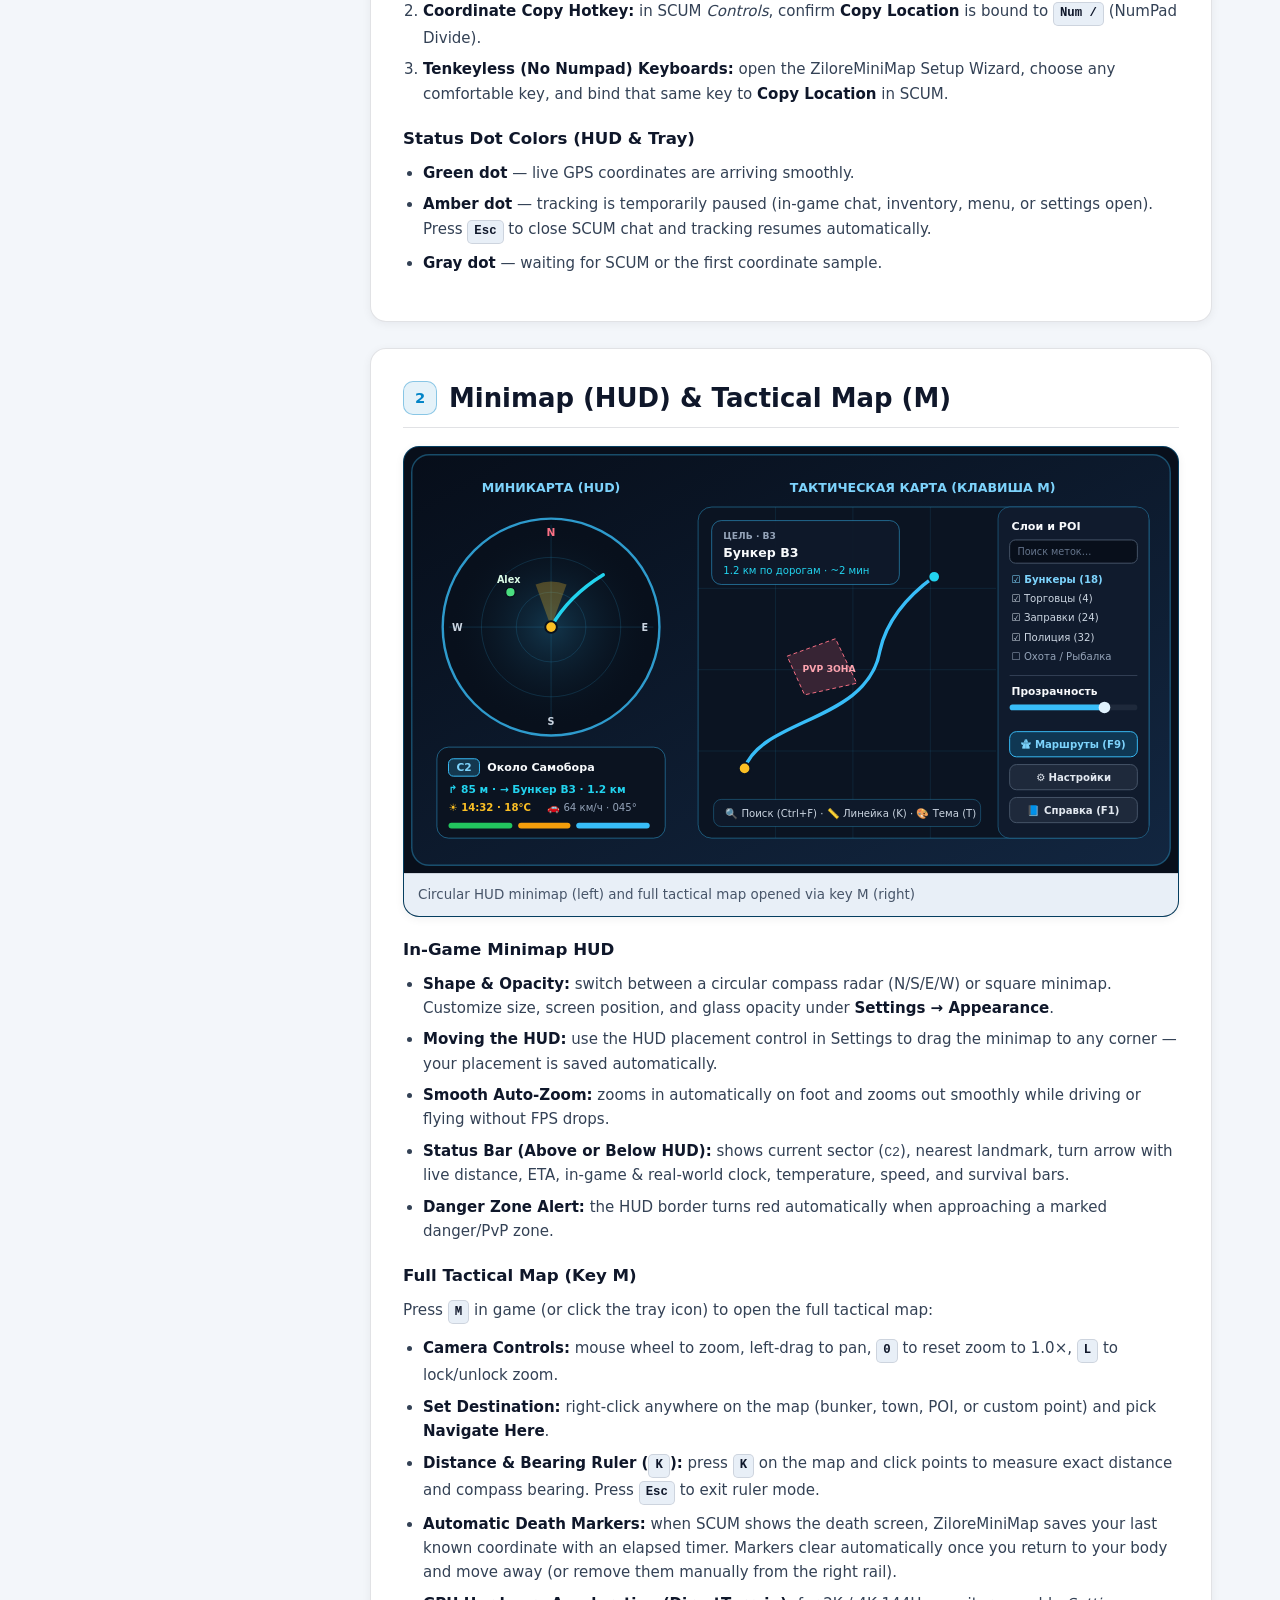
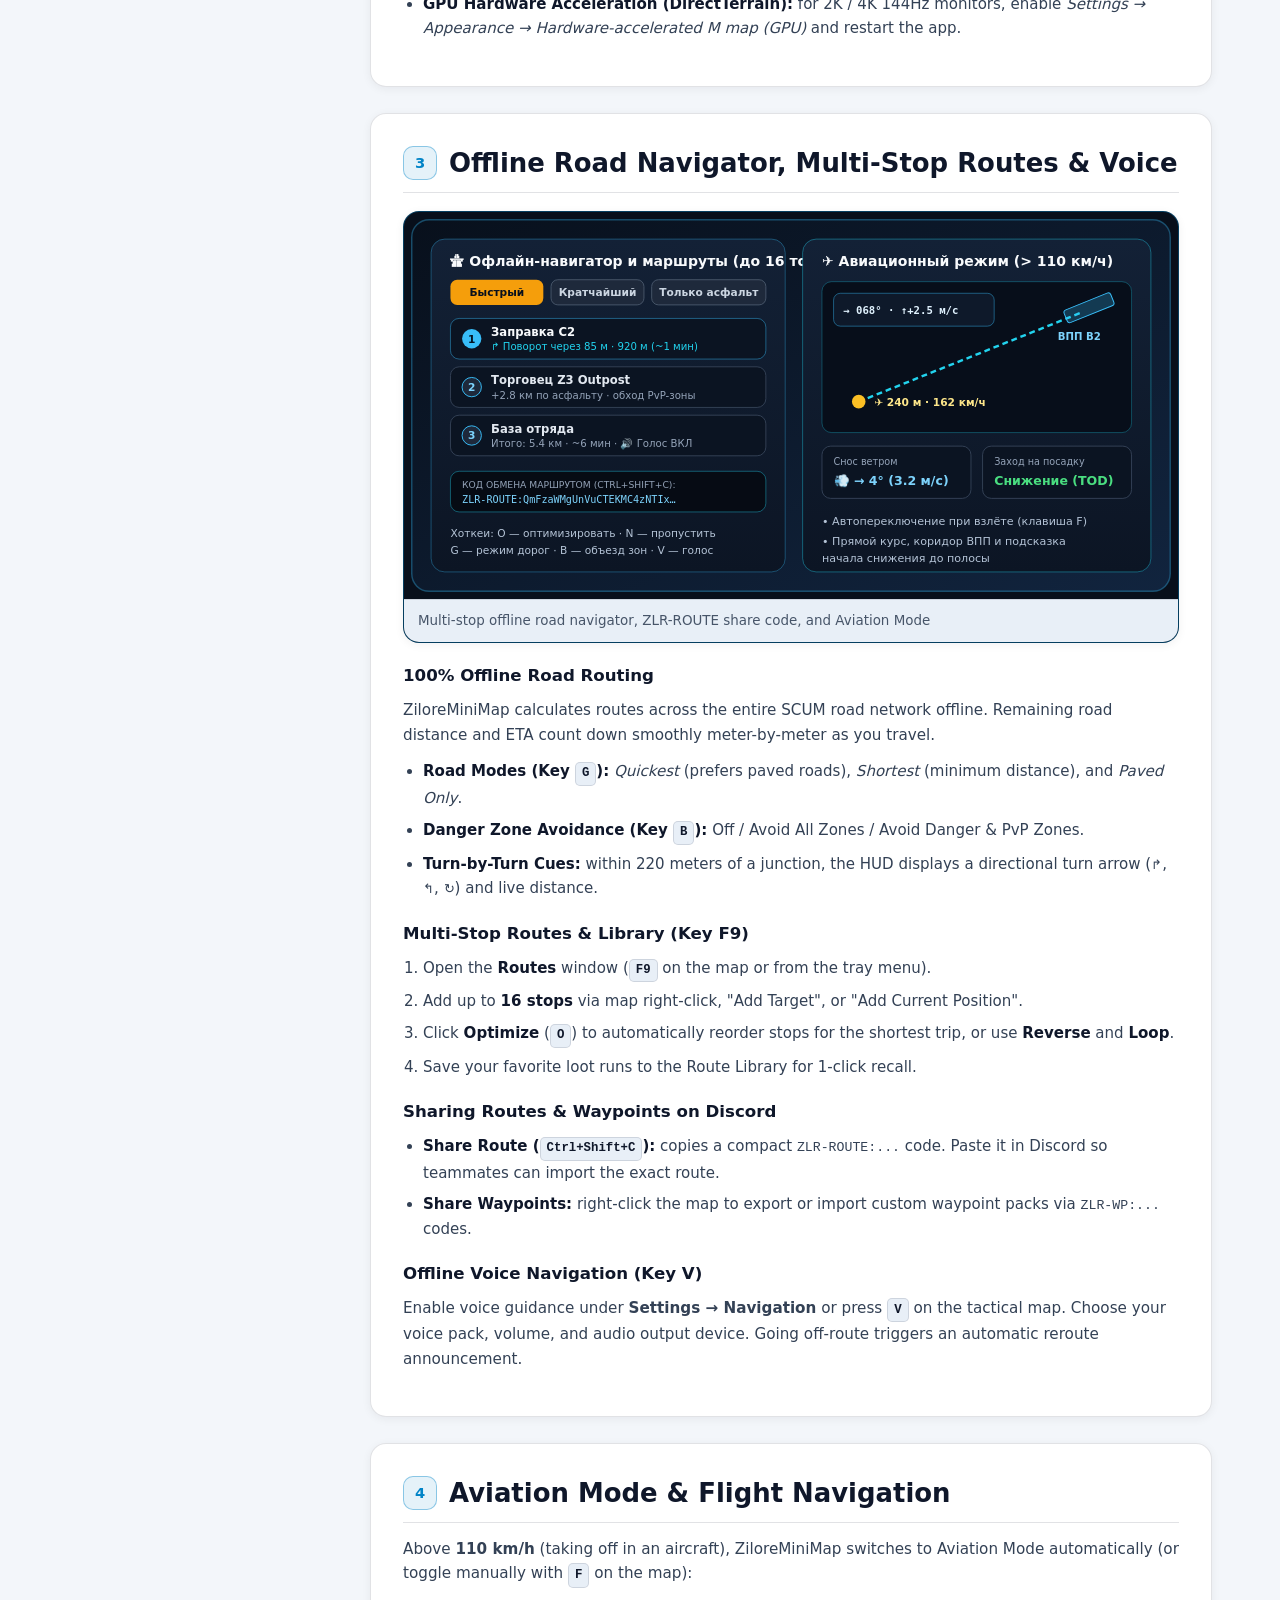
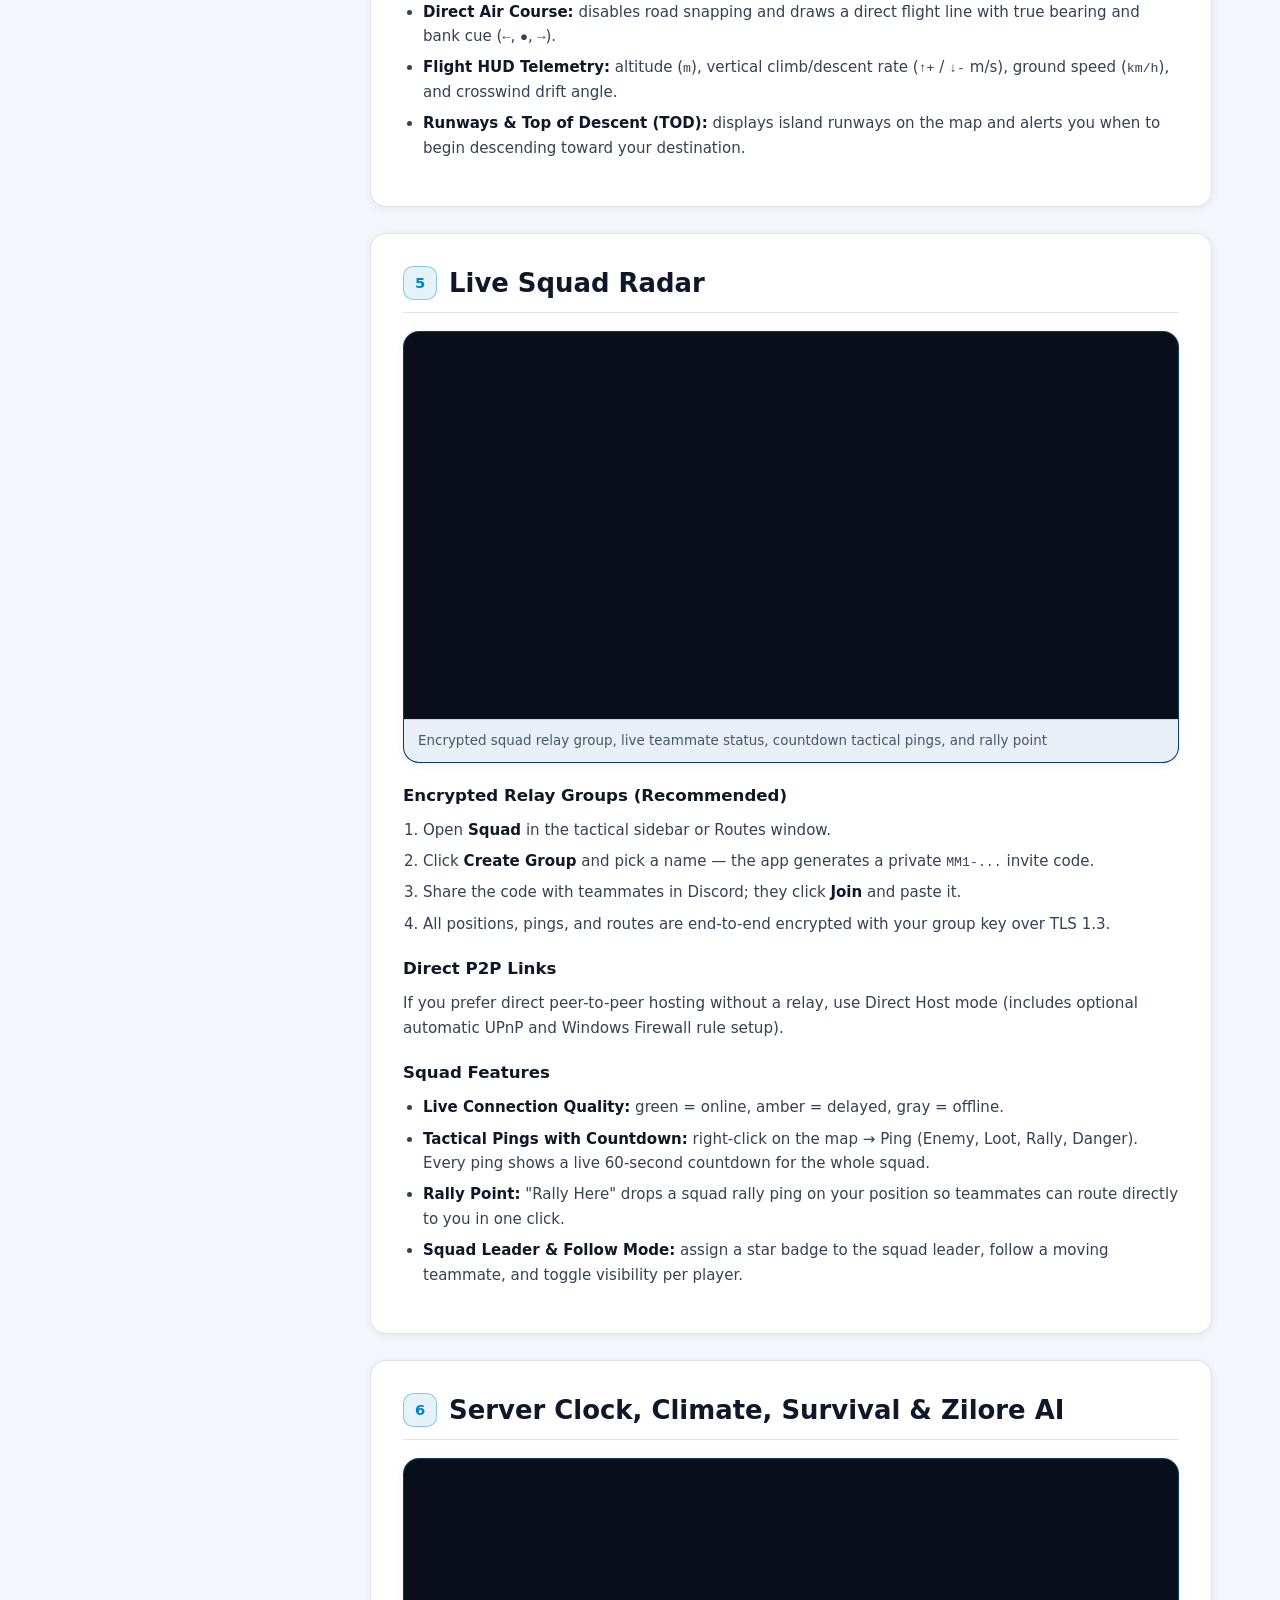
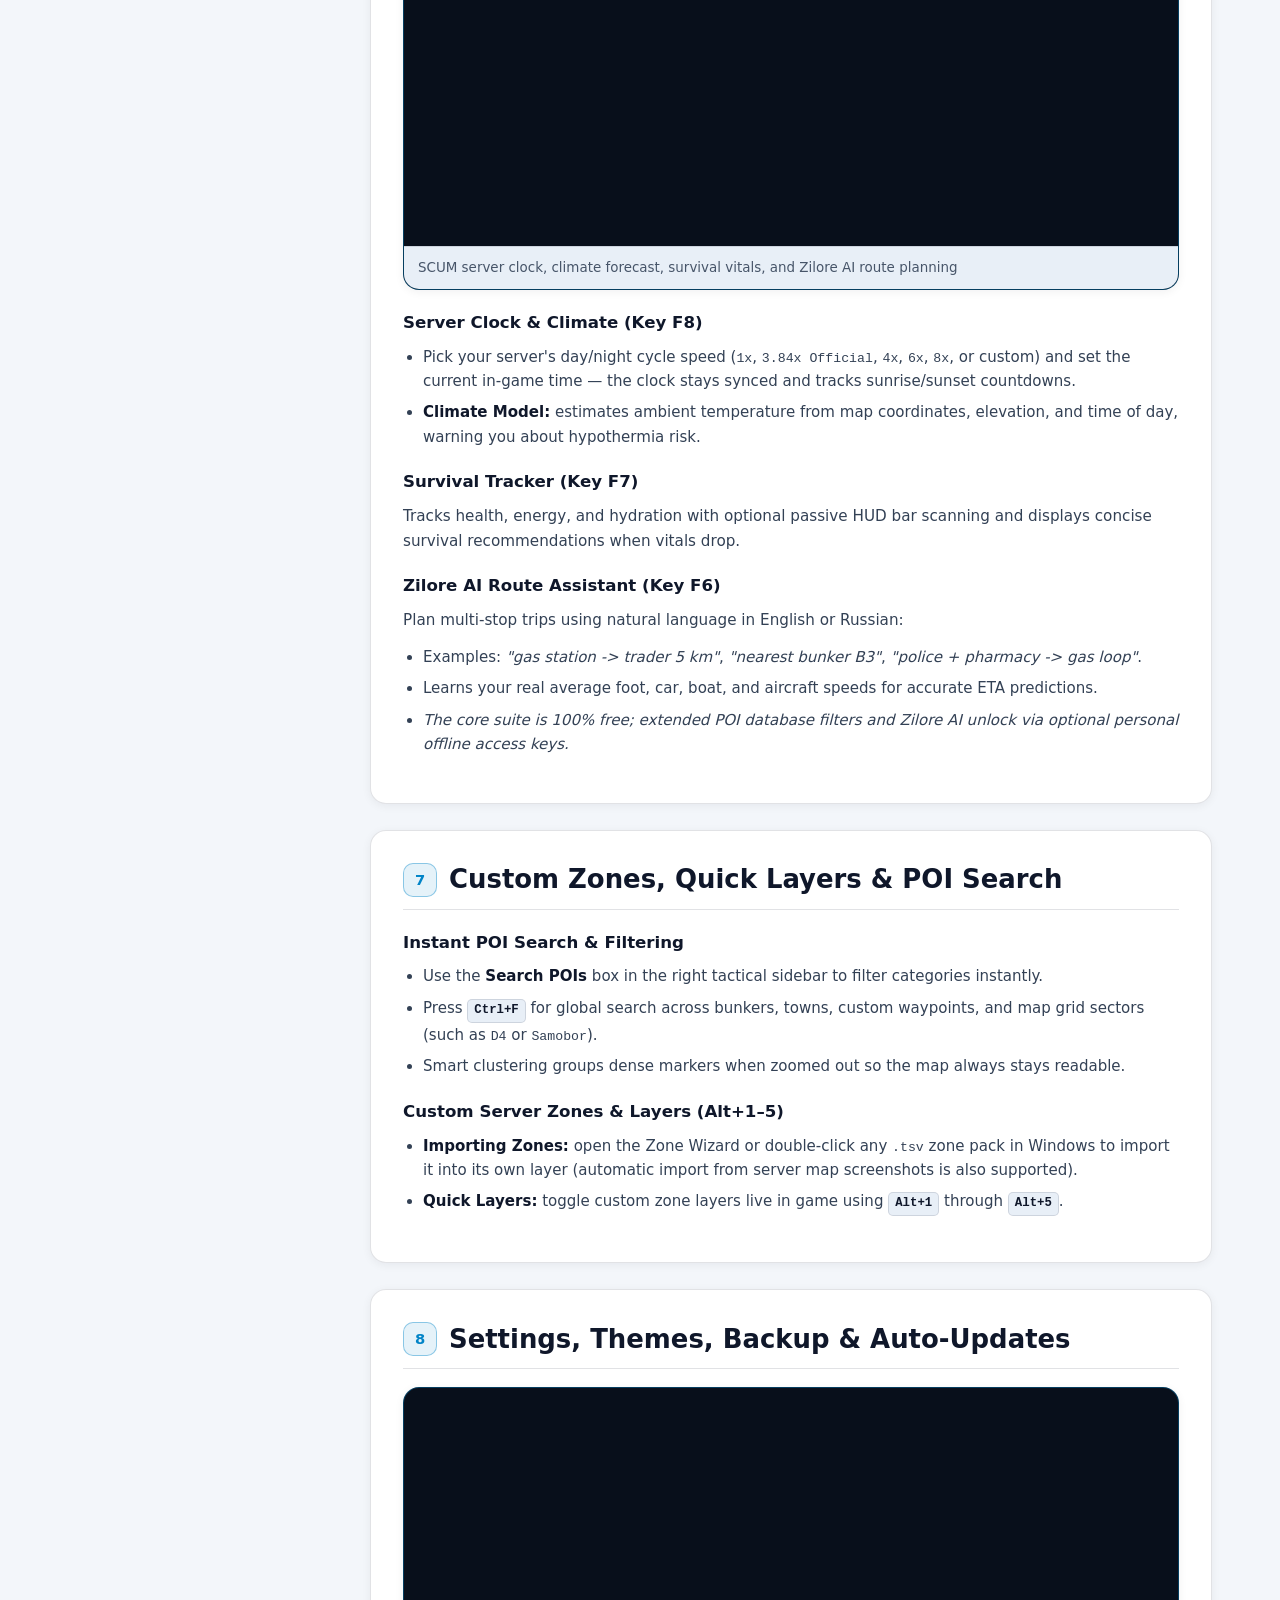
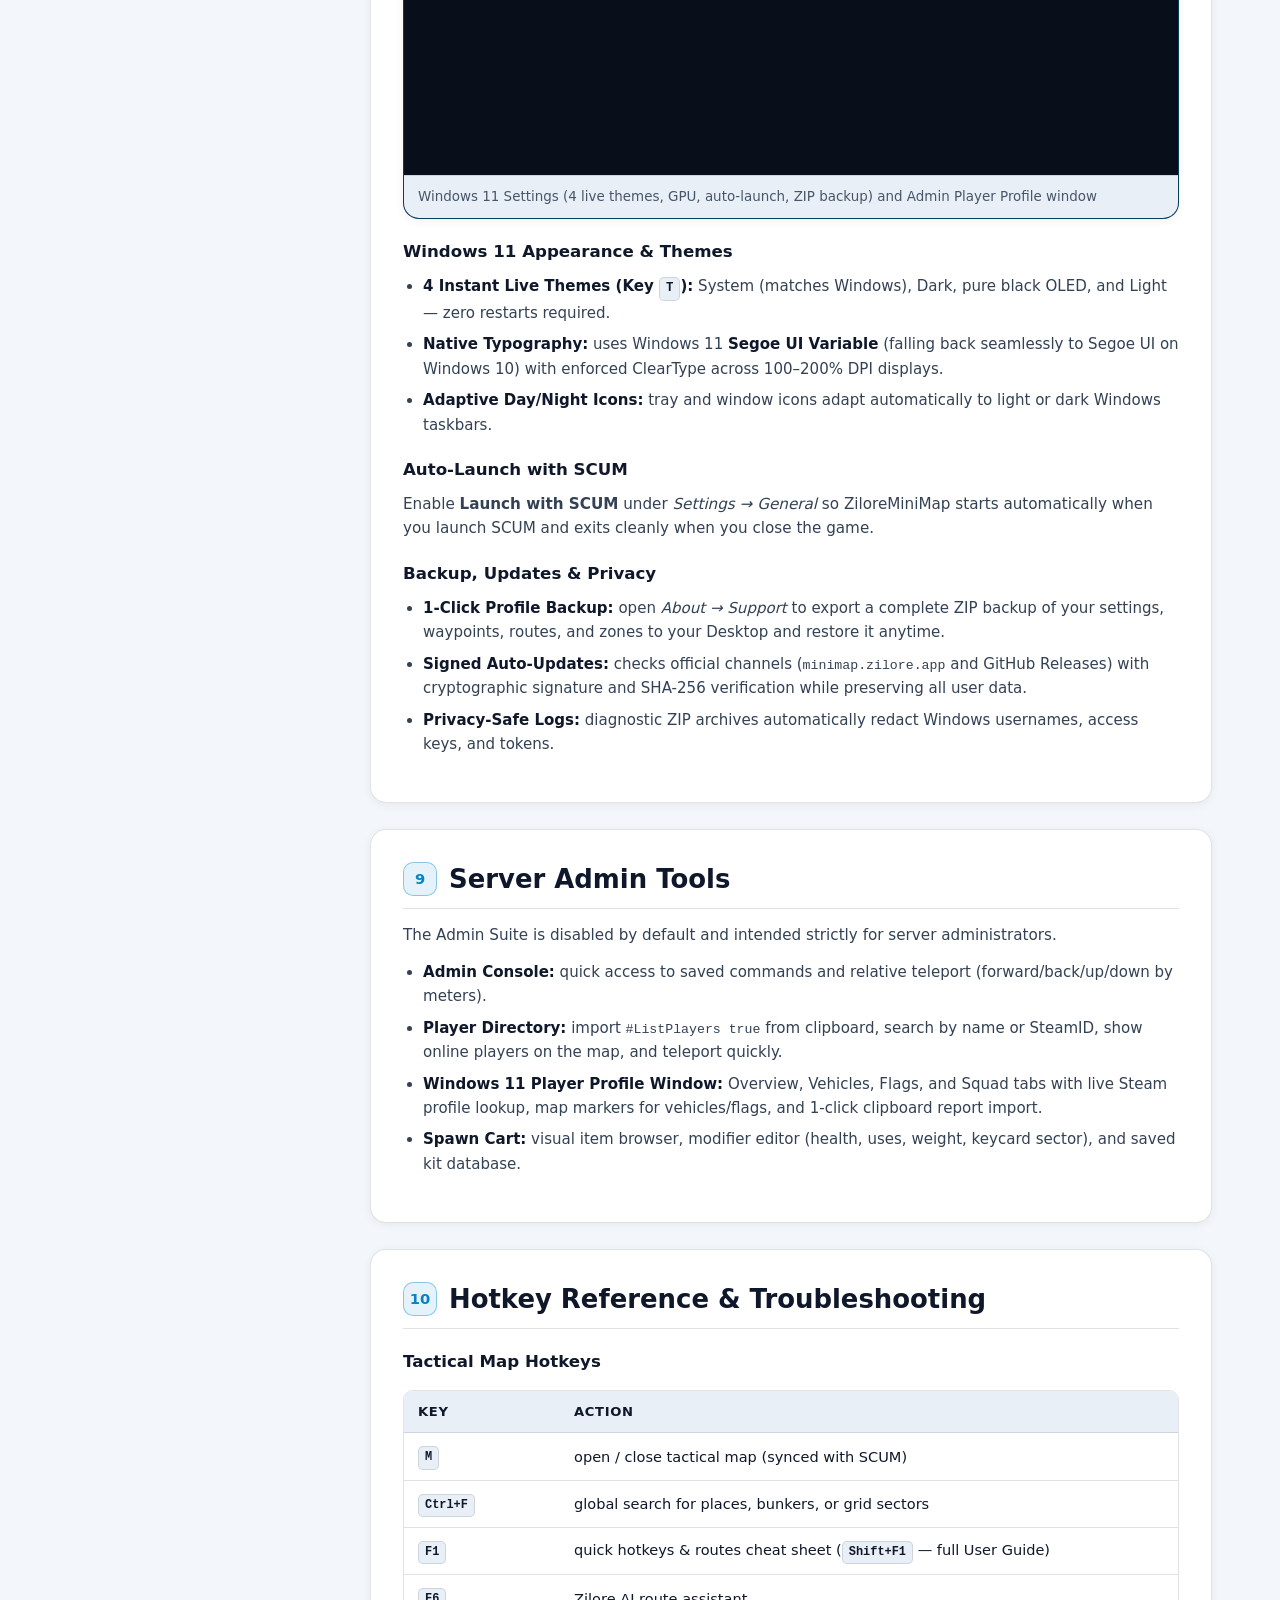
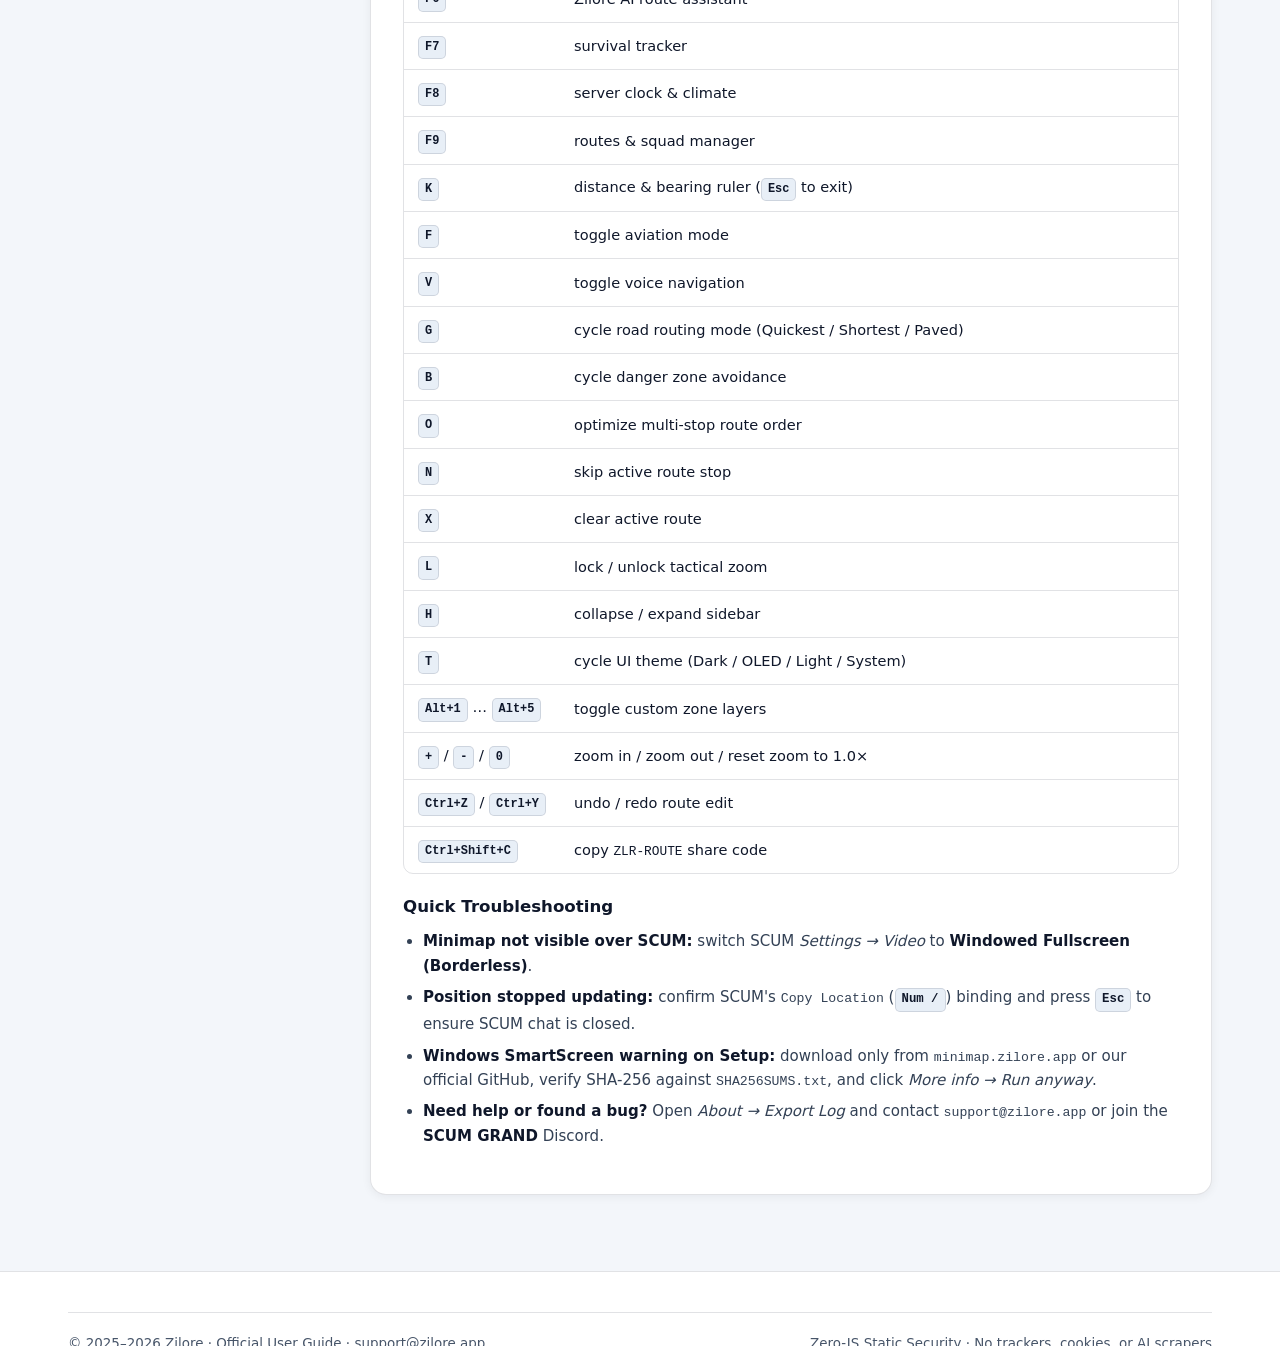
<file: en/guide/index.html>
<!DOCTYPE html>
<html lang="en" data-version="v0.0.5" data-build="20598" data-release-date="2026-11-26">
<head>
  <meta charset="utf-8">
  <meta name="viewport" content="width=device-width, initial-scale=1, viewport-fit=cover">
  <meta http-equiv="Content-Security-Policy" content="default-src 'none'; script-src 'none'; object-src 'none'; media-src 'none'; worker-src 'none'; child-src 'none'; connect-src 'none'; style-src 'self'; img-src 'self'; font-src 'self'; manifest-src 'self'; base-uri 'none'; form-action 'none'; upgrade-insecure-requests;">
  <meta name="referrer" content="no-referrer">
  <meta name="robots" content="index, follow, noai, noimageai">
  <meta name="googlebot" content="index, follow, max-snippet:-1, max-image-preview:large">

  <title>ZiloreMiniMap User Guide — SCUM Documentation</title>
  <meta name="description" content="Complete illustrated user guide for ZiloreMiniMap in SCUM: setup, HUD & tactical map, offline routing, aviation, squad radar, server clock, zones, settings & hotkeys.">
  <meta name="theme-color" content="#0B1322" media="(prefers-color-scheme: dark)">
  <meta name="theme-color" content="#F3F6FA" media="(prefers-color-scheme: light)">

  <link rel="canonical" href="https://minimap.zilore.app/en/guide/">
  <link rel="alternate" hreflang="ru" href="https://minimap.zilore.app/guide/">
  <link rel="alternate" hreflang="en" href="https://minimap.zilore.app/en/guide/">
  <link rel="alternate" hreflang="x-default" href="https://minimap.zilore.app/guide/">

  <link rel="preload" href="/css/style.css?v=20598" as="style">
  <link rel="icon" href="/favicon.ico?v=20598" sizes="any">
  <link rel="icon" type="image/png" sizes="192x192" href="/img/icon-192.png">
  <link rel="apple-touch-icon" href="/img/apple-touch-icon.png">
  <link rel="manifest" href="/site.webmanifest?v=20598">

  <meta property="og:type" content="article">
  <meta property="og:site_name" content="ZiloreMiniMap">
  <meta property="og:title" content="ZiloreMiniMap User Guide — SCUM Documentation">
  <meta property="og:description" content="Complete illustrated user guide for ZiloreMiniMap in SCUM: setup, HUD & tactical map, offline routing, aviation, squad radar, server clock, zones, settings & hotkeys.">
  <meta property="og:url" content="https://minimap.zilore.app/en/guide/">
  <meta property="og:image" content="https://minimap.zilore.app/img/og-preview.png">
  <meta name="twitter:card" content="summary_large_image">
  <meta name="twitter:title" content="ZiloreMiniMap User Guide — SCUM Documentation">
  <meta name="twitter:description" content="Complete illustrated user guide for ZiloreMiniMap in SCUM: setup, HUD & tactical map, offline routing, aviation, squad radar, server clock, zones, settings & hotkeys.">
  <meta name="twitter:image" content="https://minimap.zilore.app/img/og-preview.png">

  <link rel="stylesheet" href="/css/style.css?v=20598">
</head>
<body itemscope itemtype="https://schema.org/TechArticle">
  <input type="radio" name="theme" id="theme-auto" class="sr-only-radio" checked aria-hidden="true">
  <input type="radio" name="theme" id="theme-dark" class="sr-only-radio" aria-hidden="true">
  <input type="radio" name="theme" id="theme-oled" class="sr-only-radio" aria-hidden="true">
  <input type="radio" name="theme" id="theme-light" class="sr-only-radio" aria-hidden="true">

  <a class="skip-link" href="#main">Skip to guide content</a>

  <meta itemprop="headline" content="ZiloreMiniMap User Guide — SCUM Documentation">
  <meta itemprop="dateModified" content="2026-11-26">
  <meta itemprop="inLanguage" content="en">

  <header class="site-header">
    <div class="container nav-wrap">
      <a class="brand" href="/en/">
        <picture>
          <source srcset="/img/icon-day.webp" type="image/webp" media="(prefers-color-scheme: light)">
          <source srcset="/img/icon-day.png" type="image/png" media="(prefers-color-scheme: light)">
          <source srcset="/img/icon-night.webp" type="image/webp">
          <img class="brand-icon" src="/img/icon-night.png" alt="ZiloreMiniMap" width="34" height="34">
        </picture>
        <span>ZiloreMiniMap</span>
        <span class="version-tag">v0.0.5</span>
      </a>

      <input type="checkbox" id="nav-toggle" class="nav-toggle-input" aria-label="Menu">
      <label for="nav-toggle" class="nav-toggle-btn" aria-label="Menu">
        <span></span><span></span><span></span>
      </label>

      <nav class="nav-panel" aria-label="Navigation">
        <ul class="nav-links">
          <li><a href="/en/">Home</a></li>
          <li><a href="#top" aria-current="page">User Guide</a></li>
          <li><a href="/en/#download">Download</a></li>
          <li><a href="/en/#security">Security</a></li>
          <li><a href="/en/#support">Support</a></li>
        </ul>
        <div class="nav-actions">
          <div class="theme-switch" role="group" aria-label="Theme">
            <label for="theme-auto" title="Auto">Auto</label>
            <label for="theme-dark" title="Dark theme">🌙</label>
            <label for="theme-oled" title="Pure OLED black">OLED</label>
            <label for="theme-light" title="Light theme">☀</label>
          </div>
          <div class="lang-switch" aria-label="Language">
            <a href="/guide/" hreflang="ru" lang="ru">RU</a>
            <span class="is-active" aria-current="page">EN</span>
          </div>
          <a class="btn btn-primary btn-sm" href="/en/#download">Download v0.0.5</a>
        </div>
      </nav>
    </div>

    <nav class="mobile-quickbar" aria-label="Chapters">
      <a class="is-primary" href="/en/">← Back to Home</a>
      <a href="#ch-1">1. Start</a>
      <a href="#ch-2">2. HUD &amp; M</a>
      <a href="#ch-3">3. Routes</a>
      <a href="#ch-5">5. Squad</a>
      <a href="#ch-8">8. Settings</a>
      <a href="#ch-10">10. Hotkeys</a>
    </nav>
  </header>

  <main id="main">
    <section class="guide-hero" id="top">
      <div class="container">
        <span class="section-eyebrow">Complete User Manual · v0.0.5</span>
        <h1 class="hero-title">User Guide for <span class="text-gradient">ZiloreMiniMap</span></h1>
        <p class="hero-lead">A clear, illustrated step-by-step manual covering everything from 30-second SCUM Borderless setup to multi-stop offline routing, live squad radar, aviation mode, and 1-click backups.</p>
        <div class="callout-tip"><strong>Tip:</strong> this complete guide with instant search is also built right into ZiloreMiniMap — open it anytime from the system tray (<strong>User Guide</strong>), <strong>Settings → General</strong>, or press <kbd>Shift+F1</kbd> on the map.</div>
      </div>
    </section>

    <div class="container guide-layout">
      <aside class="guide-toc" aria-label="Table of Contents (10 Chapters)">
        <p class="guide-toc-title">Table of Contents (10 Chapters)</p>
        <ol>
          <li><a href="#ch-1"><span>1.</span> Quick Start &amp; Installation</a></li>
          <li><a href="#ch-2"><span>2.</span> Minimap (HUD) &amp; Tactical Map (M)</a></li>
          <li><a href="#ch-3"><span>3.</span> Offline Road Navigator, Multi-Stop Routes &amp; Voice</a></li>
          <li><a href="#ch-4"><span>4.</span> Aviation Mode &amp; Flight Navigation</a></li>
          <li><a href="#ch-5"><span>5.</span> Live Squad Radar</a></li>
          <li><a href="#ch-6"><span>6.</span> Server Clock, Climate, Survival &amp; Zilore AI</a></li>
          <li><a href="#ch-7"><span>7.</span> Custom Zones, Quick Layers &amp; POI Search</a></li>
          <li><a href="#ch-8"><span>8.</span> Settings, Themes, Backup &amp; Auto-Updates</a></li>
          <li><a href="#ch-9"><span>9.</span> Server Admin Tools</a></li>
          <li><a href="#ch-10"><span>10.</span> Hotkey Reference &amp; Troubleshooting</a></li>
        </ol>
      </aside>

      <div class="guide-content" itemprop="articleBody">
        <article class="guide-chapter" id="ch-1">
          <div class="guide-chapter-head">
            <span class="guide-chapter-num">1</span>
            <h2>Quick Start &amp; Installation</h2>
          </div>
          <figure class="guide-figure">
            <img src="/img/guide-setup.svg?v=20598" alt="3-step setup diagram: SCUM Borderless mode, Copy Location hotkey, and first launch" width="800" height="400" loading="lazy" decoding="async">
            <figcaption>3-step setup diagram: SCUM Borderless mode, Copy Location hotkey, and first launch</figcaption>
          </figure>
          <h3>Choosing Your Download</h3>
          <ul>
            <li><strong>Windows Installer (<code>ZiloreMiniMap-Setup-v0.0.5.exe</code>) — Recommended.</strong> Installs cleanly per-user without administrator rights, creates shortcuts, and preserves all your waypoints, routes, zones, and settings across updates.</li>
            <li><strong>Portable Archive (<code>ZiloreMiniMap-Portable-v0.0.5.zip</code>).</strong> Zero installation required: extract the entire archive into any folder (keep the <code>assets</code> folder beside the EXE) and run <code>ZiloreMiniMap.exe</code>.</li>
            <li><strong>Install via <code>winget</code>:</strong> open Windows Terminal or PowerShell and run <code>winget install Zilore.ZiloreMiniMap</code>.</li>
          </ul>
          <h3>End User License Agreement (EULA)</h3>
          <p>During Windows Setup or on first launch of the portable edition, the License Agreement window appears. Check the acceptance box and click <strong>Accept &amp; Continue</strong>. If you already accepted during Setup, you will not be asked again. You can review the agreement anytime from the system tray or <strong>Settings → General</strong>.</p>
          <h3>Required SCUM Configuration (30 Seconds)</h3>
          <ol>
            <li><strong>Borderless Display Mode:</strong> in SCUM open <em>Settings → Video</em> and switch from Fullscreen to <strong>Windowed Fullscreen (Borderless)</strong>. Exclusive fullscreen prevents Windows from showing external overlays.</li>
            <li><strong>Coordinate Copy Hotkey:</strong> in SCUM <em>Controls</em>, confirm <strong>Copy Location</strong> is bound to <kbd>Num /</kbd> (NumPad Divide).</li>
            <li><strong>Tenkeyless (No Numpad) Keyboards:</strong> open the ZiloreMiniMap Setup Wizard, choose any comfortable key, and bind that same key to <strong>Copy Location</strong> in SCUM.</li>
          </ol>
          <h3>Status Dot Colors (HUD &amp; Tray)</h3>
          <ul>
            <li><strong>Green dot</strong> — live GPS coordinates are arriving smoothly.</li>
            <li><strong>Amber dot</strong> — tracking is temporarily paused (in-game chat, inventory, menu, or settings open). Press <kbd>Esc</kbd> to close SCUM chat and tracking resumes automatically.</li>
            <li><strong>Gray dot</strong> — waiting for SCUM or the first coordinate sample.</li>
          </ul>
        </article>

        <article class="guide-chapter" id="ch-2">
          <div class="guide-chapter-head">
            <span class="guide-chapter-num">2</span>
            <h2>Minimap (HUD) &amp; Tactical Map (M)</h2>
          </div>
          <figure class="guide-figure">
            <img src="/img/guide-hud-tactical.svg?v=20598" alt="Circular HUD minimap (left) and full tactical map opened via key M (right)" width="800" height="400" loading="lazy" decoding="async">
            <figcaption>Circular HUD minimap (left) and full tactical map opened via key M (right)</figcaption>
          </figure>
          <h3>In-Game Minimap HUD</h3>
          <ul>
            <li><strong>Shape &amp; Opacity:</strong> switch between a circular compass radar (N/S/E/W) or square minimap. Customize size, screen position, and glass opacity under <strong>Settings → Appearance</strong>.</li>
            <li><strong>Moving the HUD:</strong> use the HUD placement control in Settings to drag the minimap to any corner — your placement is saved automatically.</li>
            <li><strong>Smooth Auto-Zoom:</strong> zooms in automatically on foot and zooms out smoothly while driving or flying without FPS drops.</li>
            <li><strong>Status Bar (Above or Below HUD):</strong> shows current sector (<code>C2</code>), nearest landmark, turn arrow with live distance, ETA, in-game &amp; real-world clock, temperature, speed, and survival bars.</li>
            <li><strong>Danger Zone Alert:</strong> the HUD border turns red automatically when approaching a marked danger/PvP zone.</li>
          </ul>
          <h3>Full Tactical Map (Key M)</h3>
          <p>Press <kbd>M</kbd> in game (or click the tray icon) to open the full tactical map:</p>
          <ul>
            <li><strong>Camera Controls:</strong> mouse wheel to zoom, left-drag to pan, <kbd>0</kbd> to reset zoom to 1.0×, <kbd>L</kbd> to lock/unlock zoom.</li>
            <li><strong>Set Destination:</strong> right-click anywhere on the map (bunker, town, POI, or custom point) and pick <strong>Navigate Here</strong>.</li>
            <li><strong>Distance &amp; Bearing Ruler (<kbd>K</kbd>):</strong> press <kbd>K</kbd> on the map and click points to measure exact distance and compass bearing. Press <kbd>Esc</kbd> to exit ruler mode.</li>
            <li><strong>Automatic Death Markers:</strong> when SCUM shows the death screen, ZiloreMiniMap saves your last known coordinate with an elapsed timer. Markers clear automatically once you return to your body and move away (or remove them manually from the right rail).</li>
            <li><strong>GPU Hardware Acceleration (DirectTerrain):</strong> for 2K / 4K 144Hz monitors, enable <em>Settings → Appearance → Hardware-accelerated M map (GPU)</em> and restart the app.</li>
          </ul>
        </article>

        <article class="guide-chapter" id="ch-3">
          <div class="guide-chapter-head">
            <span class="guide-chapter-num">3</span>
            <h2>Offline Road Navigator, Multi-Stop Routes &amp; Voice</h2>
          </div>
          <figure class="guide-figure">
            <img src="/img/guide-routing-aviation.svg?v=20598" alt="Multi-stop offline road navigator, ZLR-ROUTE share code, and Aviation Mode" width="800" height="400" loading="lazy" decoding="async">
            <figcaption>Multi-stop offline road navigator, ZLR-ROUTE share code, and Aviation Mode</figcaption>
          </figure>
          <h3>100% Offline Road Routing</h3>
          <p>ZiloreMiniMap calculates routes across the entire SCUM road network offline. Remaining road distance and ETA count down smoothly meter-by-meter as you travel.</p>
          <ul>
            <li><strong>Road Modes (Key <kbd>G</kbd>):</strong> <em>Quickest</em> (prefers paved roads), <em>Shortest</em> (minimum distance), and <em>Paved Only</em>.</li>
            <li><strong>Danger Zone Avoidance (Key <kbd>B</kbd>):</strong> Off / Avoid All Zones / Avoid Danger &amp; PvP Zones.</li>
            <li><strong>Turn-by-Turn Cues:</strong> within 220 meters of a junction, the HUD displays a directional turn arrow (<code>↱</code>, <code>↰</code>, <code>↻</code>) and live distance.</li>
          </ul>
          <h3>Multi-Stop Routes &amp; Library (Key F9)</h3>
          <ol>
            <li>Open the <strong>Routes</strong> window (<kbd>F9</kbd> on the map or from the tray menu).</li>
            <li>Add up to <strong>16 stops</strong> via map right-click, &quot;Add Target&quot;, or &quot;Add Current Position&quot;.</li>
            <li>Click <strong>Optimize</strong> (<kbd>O</kbd>) to automatically reorder stops for the shortest trip, or use <strong>Reverse</strong> and <strong>Loop</strong>.</li>
            <li>Save your favorite loot runs to the Route Library for 1-click recall.</li>
          </ol>
          <h3>Sharing Routes &amp; Waypoints on Discord</h3>
          <ul>
            <li><strong>Share Route (<kbd>Ctrl+Shift+C</kbd>):</strong> copies a compact <code>ZLR-ROUTE:...</code> code. Paste it in Discord so teammates can import the exact route.</li>
            <li><strong>Share Waypoints:</strong> right-click the map to export or import custom waypoint packs via <code>ZLR-WP:...</code> codes.</li>
          </ul>
          <h3>Offline Voice Navigation (Key V)</h3>
          <p>Enable voice guidance under <strong>Settings → Navigation</strong> or press <kbd>V</kbd> on the tactical map. Choose your voice pack, volume, and audio output device. Going off-route triggers an automatic reroute announcement.</p>
        </article>

        <article class="guide-chapter" id="ch-4">
          <div class="guide-chapter-head">
            <span class="guide-chapter-num">4</span>
            <h2>Aviation Mode &amp; Flight Navigation</h2>
          </div>
          <p>Above <strong>110 km/h</strong> (taking off in an aircraft), ZiloreMiniMap switches to Aviation Mode automatically (or toggle manually with <kbd>F</kbd> on the map):</p>
          <ul>
            <li><strong>Direct Air Course:</strong> disables road snapping and draws a direct flight line with true bearing and bank cue (<code>←</code>, <code>●</code>, <code>→</code>).</li>
            <li><strong>Flight HUD Telemetry:</strong> altitude (<code>m</code>), vertical climb/descent rate (<code>↑+</code> / <code>↓-</code> m/s), ground speed (<code>km/h</code>), and crosswind drift angle.</li>
            <li><strong>Runways &amp; Top of Descent (TOD):</strong> displays island runways on the map and alerts you when to begin descending toward your destination.</li>
          </ul>
        </article>

        <article class="guide-chapter" id="ch-5">
          <div class="guide-chapter-head">
            <span class="guide-chapter-num">5</span>
            <h2>Live Squad Radar</h2>
          </div>
          <figure class="guide-figure">
            <img src="/img/guide-squad.svg?v=20598" alt="Encrypted squad relay group, live teammate status, countdown tactical pings, and rally point" width="800" height="400" loading="lazy" decoding="async">
            <figcaption>Encrypted squad relay group, live teammate status, countdown tactical pings, and rally point</figcaption>
          </figure>
          <h3>Encrypted Relay Groups (Recommended)</h3>
          <ol>
            <li>Open <strong>Squad</strong> in the tactical sidebar or Routes window.</li>
            <li>Click <strong>Create Group</strong> and pick a name — the app generates a private <code>MM1-...</code> invite code.</li>
            <li>Share the code with teammates in Discord; they click <strong>Join</strong> and paste it.</li>
            <li>All positions, pings, and routes are end-to-end encrypted with your group key over TLS 1.3.</li>
          </ol>
          <h3>Direct P2P Links</h3>
          <p>If you prefer direct peer-to-peer hosting without a relay, use Direct Host mode (includes optional automatic UPnP and Windows Firewall rule setup).</p>
          <h3>Squad Features</h3>
          <ul>
            <li><strong>Live Connection Quality:</strong> green = online, amber = delayed, gray = offline.</li>
            <li><strong>Tactical Pings with Countdown:</strong> right-click on the map → Ping (Enemy, Loot, Rally, Danger). Every ping shows a live 60-second countdown for the whole squad.</li>
            <li><strong>Rally Point:</strong> &quot;Rally Here&quot; drops a squad rally ping on your position so teammates can route directly to you in one click.</li>
            <li><strong>Squad Leader &amp; Follow Mode:</strong> assign a star badge to the squad leader, follow a moving teammate, and toggle visibility per player.</li>
          </ul>
        </article>

        <article class="guide-chapter" id="ch-6">
          <div class="guide-chapter-head">
            <span class="guide-chapter-num">6</span>
            <h2>Server Clock, Climate, Survival &amp; Zilore AI</h2>
          </div>
          <figure class="guide-figure">
            <img src="/img/guide-clock-ai.svg?v=20598" alt="SCUM server clock, climate forecast, survival vitals, and Zilore AI route planning" width="800" height="400" loading="lazy" decoding="async">
            <figcaption>SCUM server clock, climate forecast, survival vitals, and Zilore AI route planning</figcaption>
          </figure>
          <h3>Server Clock &amp; Climate (Key F8)</h3>
          <ul>
            <li>Pick your server&#x27;s day/night cycle speed (<code>1x</code>, <code>3.84x Official</code>, <code>4x</code>, <code>6x</code>, <code>8x</code>, or custom) and set the current in-game time — the clock stays synced and tracks sunrise/sunset countdowns.</li>
            <li><strong>Climate Model:</strong> estimates ambient temperature from map coordinates, elevation, and time of day, warning you about hypothermia risk.</li>
          </ul>
          <h3>Survival Tracker (Key F7)</h3>
          <p>Tracks health, energy, and hydration with optional passive HUD bar scanning and displays concise survival recommendations when vitals drop.</p>
          <h3>Zilore AI Route Assistant (Key F6)</h3>
          <p>Plan multi-stop trips using natural language in English or Russian:</p>
          <ul>
            <li>Examples: <em>&quot;gas station -&gt; trader 5 km&quot;</em>, <em>&quot;nearest bunker B3&quot;</em>, <em>&quot;police + pharmacy -&gt; gas loop&quot;</em>.</li>
            <li>Learns your real average foot, car, boat, and aircraft speeds for accurate ETA predictions.</li>
            <li><em>The core suite is 100% free; extended POI database filters and Zilore AI unlock via optional personal offline access keys.</em></li>
          </ul>
        </article>

        <article class="guide-chapter" id="ch-7">
          <div class="guide-chapter-head">
            <span class="guide-chapter-num">7</span>
            <h2>Custom Zones, Quick Layers &amp; POI Search</h2>
          </div>
          <h3>Instant POI Search &amp; Filtering</h3>
          <ul>
            <li>Use the <strong>Search POIs</strong> box in the right tactical sidebar to filter categories instantly.</li>
            <li>Press <kbd>Ctrl+F</kbd> for global search across bunkers, towns, custom waypoints, and map grid sectors (such as <code>D4</code> or <code>Samobor</code>).</li>
            <li>Smart clustering groups dense markers when zoomed out so the map always stays readable.</li>
          </ul>
          <h3>Custom Server Zones &amp; Layers (Alt+1–5)</h3>
          <ul>
            <li><strong>Importing Zones:</strong> open the Zone Wizard or double-click any <code>.tsv</code> zone pack in Windows to import it into its own layer (automatic import from server map screenshots is also supported).</li>
            <li><strong>Quick Layers:</strong> toggle custom zone layers live in game using <kbd>Alt+1</kbd> through <kbd>Alt+5</kbd>.</li>
          </ul>
        </article>

        <article class="guide-chapter" id="ch-8">
          <div class="guide-chapter-head">
            <span class="guide-chapter-num">8</span>
            <h2>Settings, Themes, Backup &amp; Auto-Updates</h2>
          </div>
          <figure class="guide-figure">
            <img src="/img/guide-settings-admin.svg?v=20598" alt="Windows 11 Settings (4 live themes, GPU, auto-launch, ZIP backup) and Admin Player Profile window" width="800" height="400" loading="lazy" decoding="async">
            <figcaption>Windows 11 Settings (4 live themes, GPU, auto-launch, ZIP backup) and Admin Player Profile window</figcaption>
          </figure>
          <h3>Windows 11 Appearance &amp; Themes</h3>
          <ul>
            <li><strong>4 Instant Live Themes (Key <kbd>T</kbd>):</strong> System (matches Windows), Dark, pure black OLED, and Light — zero restarts required.</li>
            <li><strong>Native Typography:</strong> uses Windows 11 <strong>Segoe UI Variable</strong> (falling back seamlessly to Segoe UI on Windows 10) with enforced ClearType across 100–200% DPI displays.</li>
            <li><strong>Adaptive Day/Night Icons:</strong> tray and window icons adapt automatically to light or dark Windows taskbars.</li>
          </ul>
          <h3>Auto-Launch with SCUM</h3>
          <p>Enable <strong>Launch with SCUM</strong> under <em>Settings → General</em> so ZiloreMiniMap starts automatically when you launch SCUM and exits cleanly when you close the game.</p>
          <h3>Backup, Updates &amp; Privacy</h3>
          <ul>
            <li><strong>1-Click Profile Backup:</strong> open <em>About → Support</em> to export a complete ZIP backup of your settings, waypoints, routes, and zones to your Desktop and restore it anytime.</li>
            <li><strong>Signed Auto-Updates:</strong> checks official channels (<code>minimap.zilore.app</code> and GitHub Releases) with cryptographic signature and SHA-256 verification while preserving all user data.</li>
            <li><strong>Privacy-Safe Logs:</strong> diagnostic ZIP archives automatically redact Windows usernames, access keys, and tokens.</li>
          </ul>
        </article>

        <article class="guide-chapter" id="ch-9">
          <div class="guide-chapter-head">
            <span class="guide-chapter-num">9</span>
            <h2>Server Admin Tools</h2>
          </div>
          <p>The Admin Suite is disabled by default and intended strictly for server administrators.</p>
          <ul>
            <li><strong>Admin Console:</strong> quick access to saved commands and relative teleport (forward/back/up/down by meters).</li>
            <li><strong>Player Directory:</strong> import <code>#ListPlayers true</code> from clipboard, search by name or SteamID, show online players on the map, and teleport quickly.</li>
            <li><strong>Windows 11 Player Profile Window:</strong> Overview, Vehicles, Flags, and Squad tabs with live Steam profile lookup, map markers for vehicles/flags, and 1-click clipboard report import.</li>
            <li><strong>Spawn Cart:</strong> visual item browser, modifier editor (health, uses, weight, keycard sector), and saved kit database.</li>
          </ul>
        </article>

        <article class="guide-chapter" id="ch-10">
          <div class="guide-chapter-head">
            <span class="guide-chapter-num">10</span>
            <h2>Hotkey Reference &amp; Troubleshooting</h2>
          </div>
          <h3>Tactical Map Hotkeys</h3>
          <div class="hotkey-table-wrap"><table class="hotkey-table"><thead><tr><th>Key</th><th>Action</th></tr></thead><tbody>
            <tr><td><kbd>M</kbd></td><td>open / close tactical map (synced with SCUM)</td></tr>
            <tr><td><kbd>Ctrl+F</kbd></td><td>global search for places, bunkers, or grid sectors</td></tr>
            <tr><td><kbd>F1</kbd></td><td>quick hotkeys &amp; routes cheat sheet (<kbd>Shift+F1</kbd> — full User Guide)</td></tr>
            <tr><td><kbd>F6</kbd></td><td>Zilore AI route assistant</td></tr>
            <tr><td><kbd>F7</kbd></td><td>survival tracker</td></tr>
            <tr><td><kbd>F8</kbd></td><td>server clock &amp; climate</td></tr>
            <tr><td><kbd>F9</kbd></td><td>routes &amp; squad manager</td></tr>
            <tr><td><kbd>K</kbd></td><td>distance &amp; bearing ruler (<kbd>Esc</kbd> to exit)</td></tr>
            <tr><td><kbd>F</kbd></td><td>toggle aviation mode</td></tr>
            <tr><td><kbd>V</kbd></td><td>toggle voice navigation</td></tr>
            <tr><td><kbd>G</kbd></td><td>cycle road routing mode (Quickest / Shortest / Paved)</td></tr>
            <tr><td><kbd>B</kbd></td><td>cycle danger zone avoidance</td></tr>
            <tr><td><kbd>O</kbd></td><td>optimize multi-stop route order</td></tr>
            <tr><td><kbd>N</kbd></td><td>skip active route stop</td></tr>
            <tr><td><kbd>X</kbd></td><td>clear active route</td></tr>
            <tr><td><kbd>L</kbd></td><td>lock / unlock tactical zoom</td></tr>
            <tr><td><kbd>H</kbd></td><td>collapse / expand sidebar</td></tr>
            <tr><td><kbd>T</kbd></td><td>cycle UI theme (Dark / OLED / Light / System)</td></tr>
            <tr><td><kbd>Alt+1</kbd> … <kbd>Alt+5</kbd></td><td>toggle custom zone layers</td></tr>
            <tr><td><kbd>+</kbd> / <kbd>-</kbd> / <kbd>0</kbd></td><td>zoom in / zoom out / reset zoom to 1.0×</td></tr>
            <tr><td><kbd>Ctrl+Z</kbd> / <kbd>Ctrl+Y</kbd></td><td>undo / redo route edit</td></tr>
            <tr><td><kbd>Ctrl+Shift+C</kbd></td><td>copy <code>ZLR-ROUTE</code> share code</td></tr>
              </tbody></table></div>
          <h3>Quick Troubleshooting</h3>
          <ul>
            <li><strong>Minimap not visible over SCUM:</strong> switch SCUM <em>Settings → Video</em> to <strong>Windowed Fullscreen (Borderless)</strong>.</li>
            <li><strong>Position stopped updating:</strong> confirm SCUM&#x27;s <code>Copy Location</code> (<kbd>Num /</kbd>) binding and press <kbd>Esc</kbd> to ensure SCUM chat is closed.</li>
            <li><strong>Windows SmartScreen warning on Setup:</strong> download only from <code>minimap.zilore.app</code> or our official GitHub, verify SHA-256 against <code>SHA256SUMS.txt</code>, and click <em>More info → Run anyway</em>.</li>
            <li><strong>Need help or found a bug?</strong> Open <em>About → Export Log</em> and contact <code>support@zilore.app</code> or join the <strong>SCUM GRAND</strong> Discord.</li>
          </ul>
        </article>
      </div>
    </div>
  </main>

  <footer class="site-footer">
    <div class="container">
      <div class="footer-bottom">
        <span>© 2025–2026 Zilore · Official User Guide · support@zilore.app</span>
        <span>Zero-JS Static Security · No trackers, cookies, or AI scrapers</span>
      </div>
    </div>
  </footer>
</body>
</html>
</file>
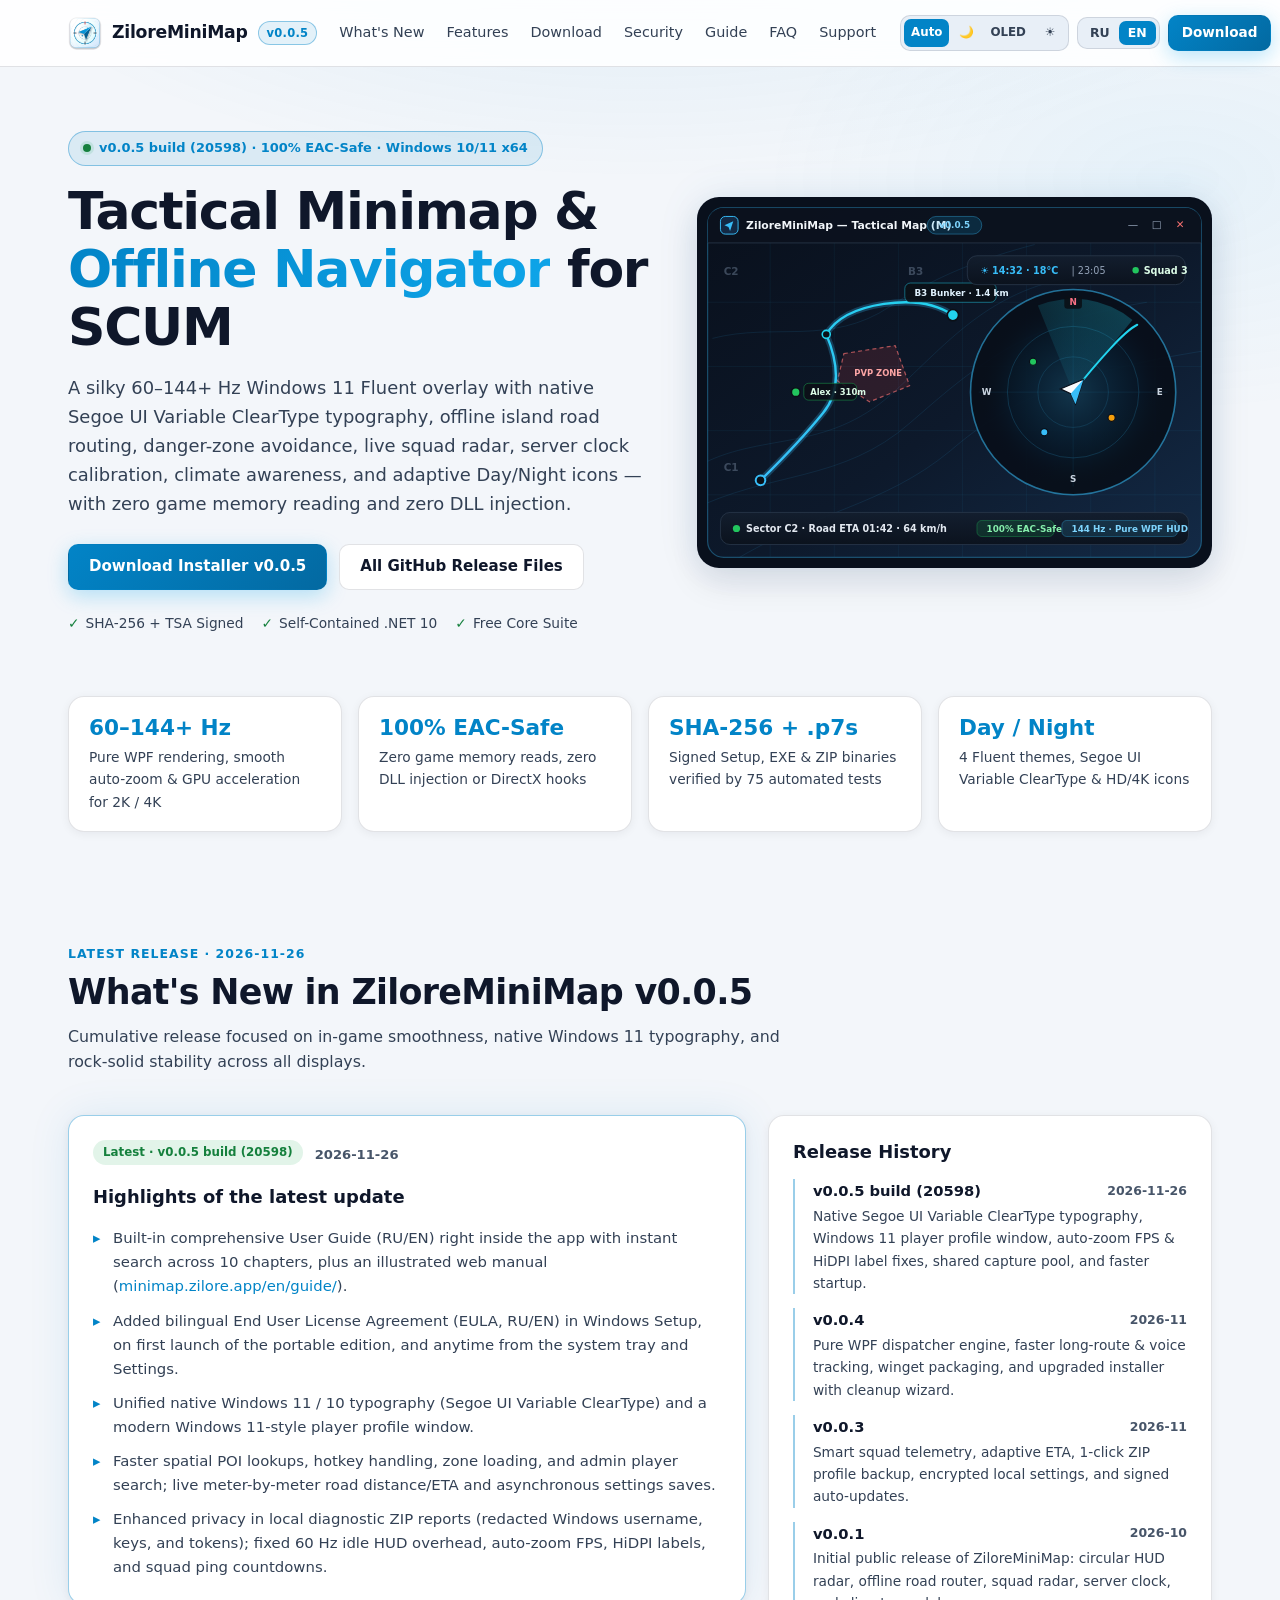
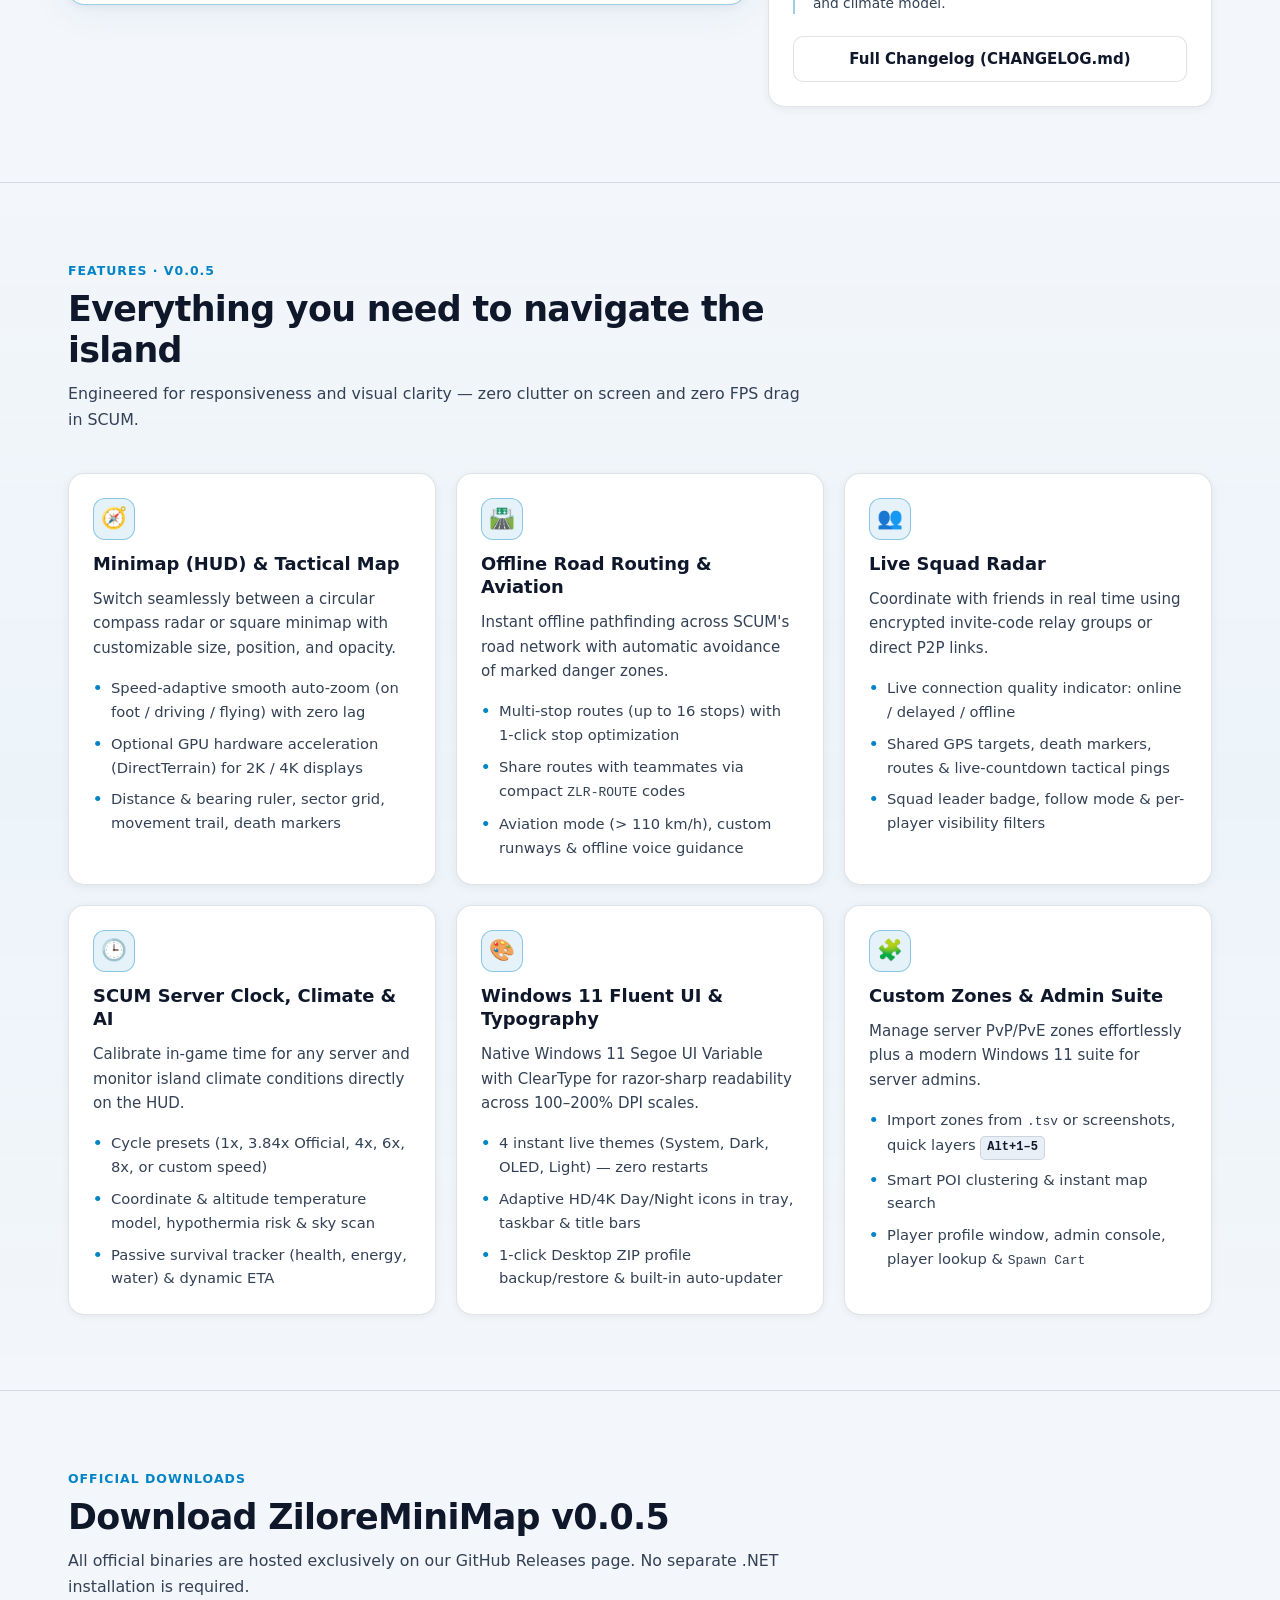
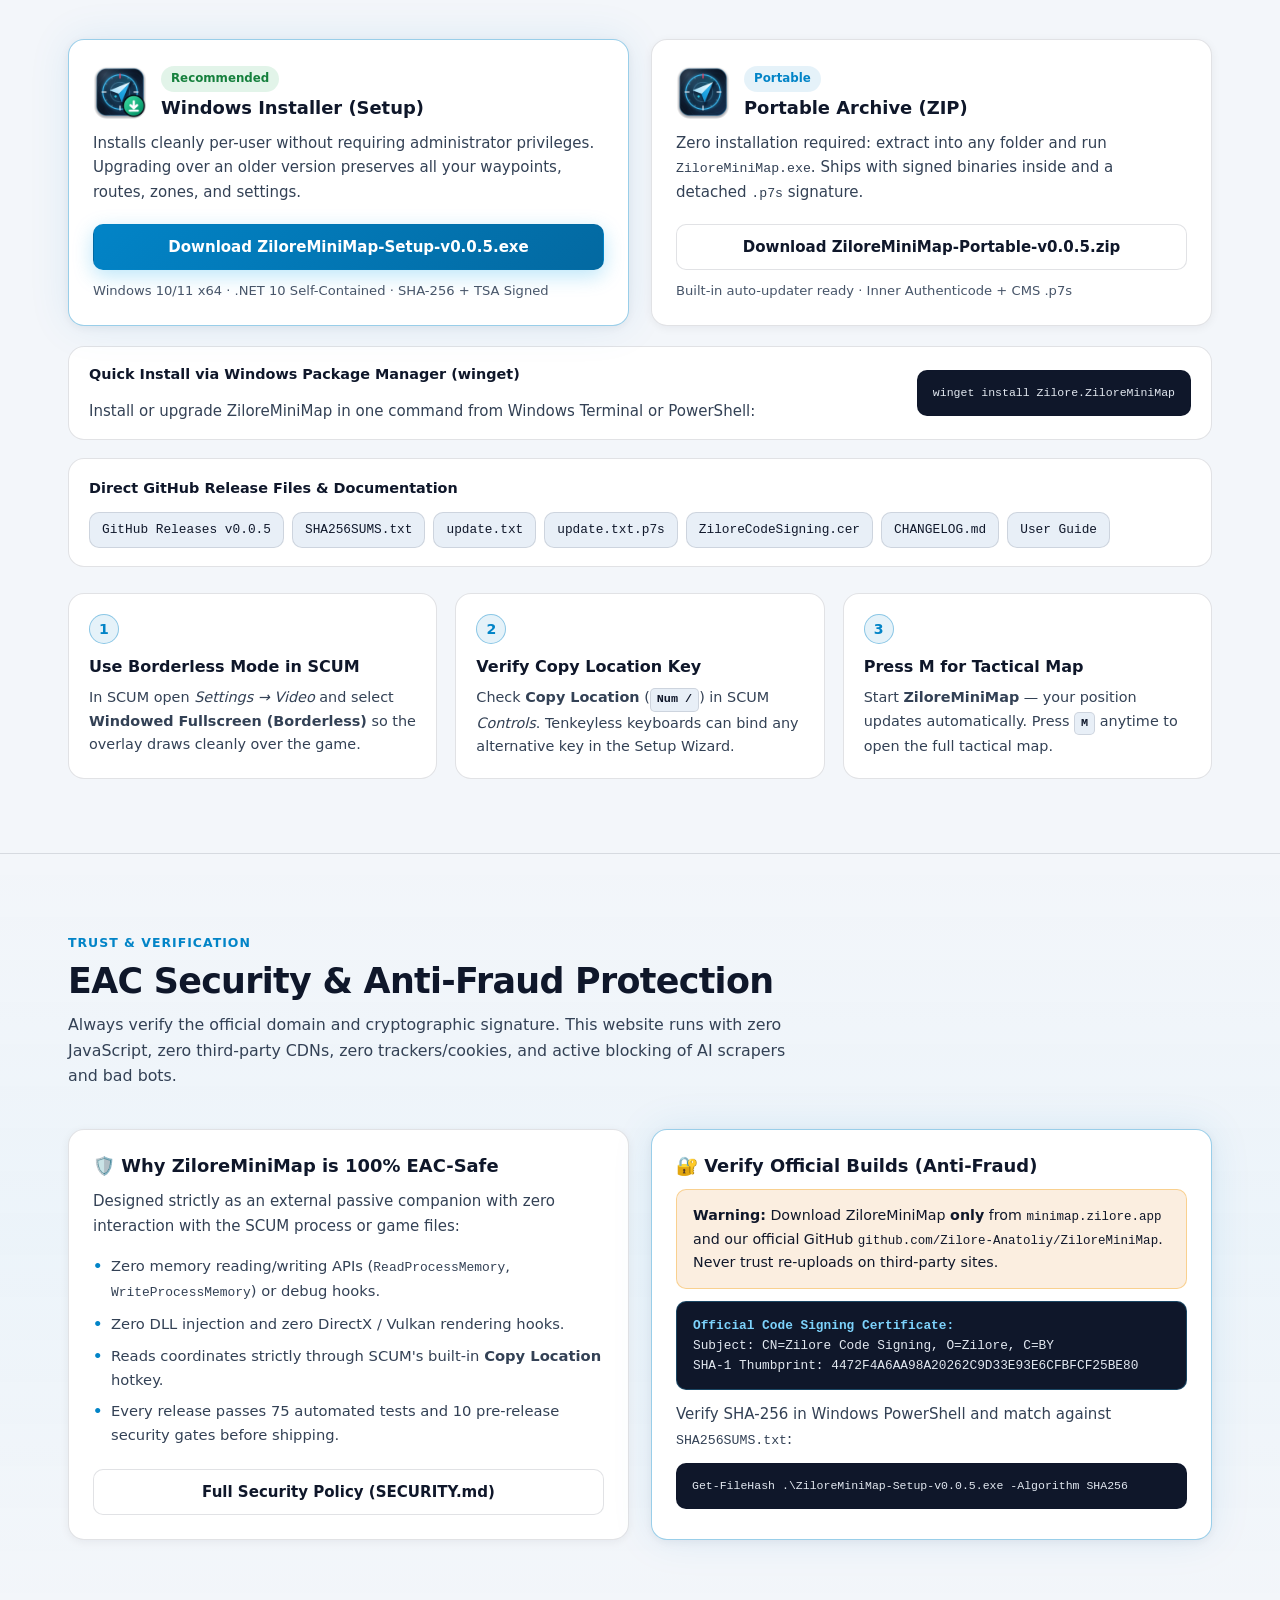
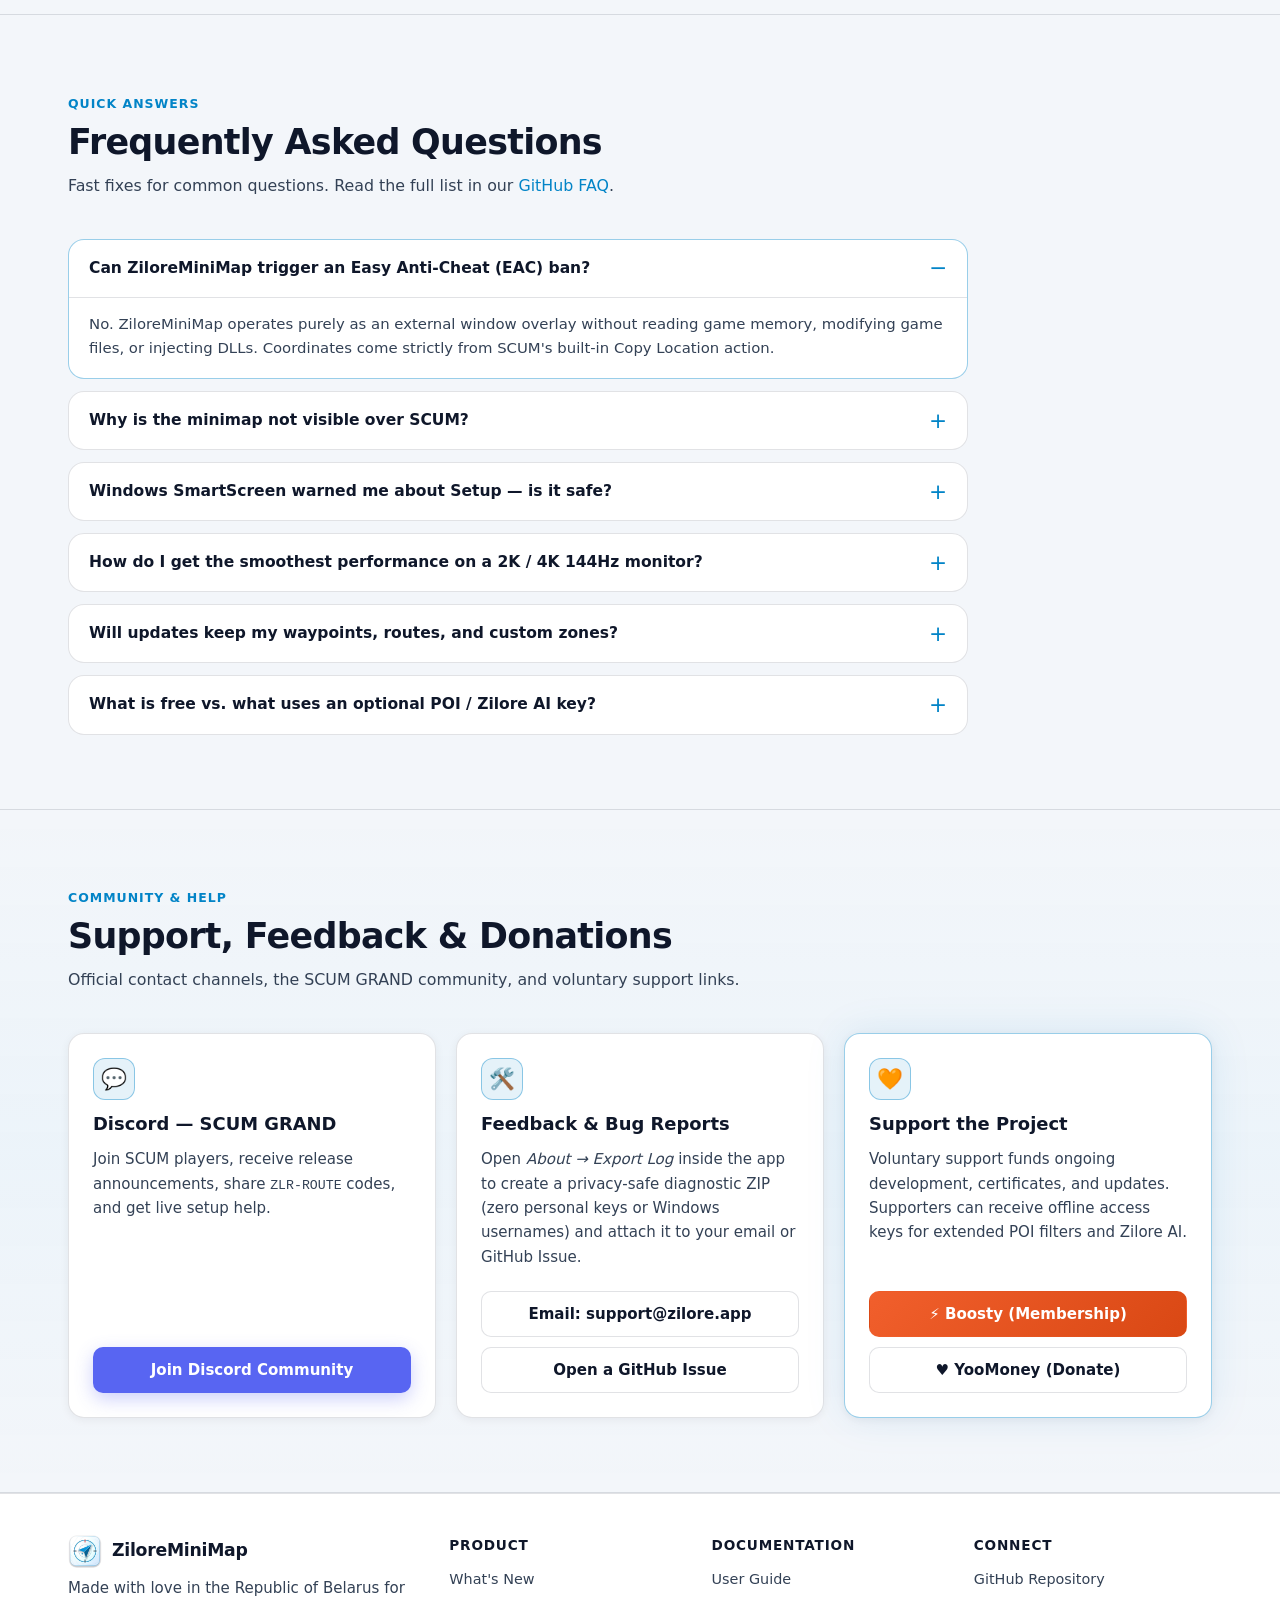
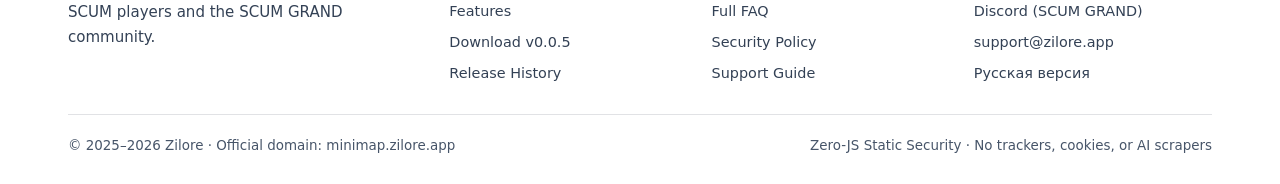
<file: website/en/index.html>
<!DOCTYPE html>
<html lang="en" data-version="v0.0.5" data-build="20598" data-release-date="2026-11-26">
<head>
  <meta charset="utf-8">
  <meta name="viewport" content="width=device-width, initial-scale=1, viewport-fit=cover">
  <meta http-equiv="Content-Security-Policy" content="default-src 'none'; script-src 'none'; object-src 'none'; media-src 'none'; worker-src 'none'; child-src 'none'; connect-src 'none'; style-src 'self'; img-src 'self'; font-src 'self'; manifest-src 'self'; base-uri 'none'; form-action 'none'; upgrade-insecure-requests;">
  <meta name="referrer" content="no-referrer">
  <meta name="robots" content="index, follow, noai, noimageai">
  <meta name="googlebot" content="index, follow, max-snippet:-1, max-image-preview:large">

  <title>ZiloreMiniMap — Tactical Minimap &amp; GPS for SCUM</title>
  <meta name="description" content="ZiloreMiniMap for SCUM — 144 Hz tactical minimap, offline road GPS, live squad radar &amp; server clock for Windows 10/11. 100% EAC-Safe, signed &amp; free.">
  <meta name="theme-color" content="#0B1322" media="(prefers-color-scheme: dark)">
  <meta name="theme-color" content="#F3F6FA" media="(prefers-color-scheme: light)">

  <link rel="canonical" href="https://minimap.zilore.app/en/">
  <link rel="alternate" hreflang="ru" href="https://minimap.zilore.app/">
  <link rel="alternate" hreflang="en" href="https://minimap.zilore.app/en/">
  <link rel="alternate" hreflang="x-default" href="https://minimap.zilore.app/">

  <!-- Preload critical render assets -->
  <link rel="preload" href="/css/style.css?v=20598" as="style">
  <link rel="preload" href="/img/tactical-preview.svg?v=20598" as="image" type="image/svg+xml">

  <!-- Icons & Manifest -->
  <link rel="icon" href="/favicon.ico?v=20598" sizes="any">
  <link rel="icon" type="image/png" sizes="192x192" href="/img/icon-192.png">
  <link rel="apple-touch-icon" href="/img/apple-touch-icon.png">
  <link rel="manifest" href="/site.webmanifest?v=20598">

  <!-- Open Graph / Discord / Twitter -->
  <meta property="og:type" content="website">
  <meta property="og:site_name" content="ZiloreMiniMap">
  <meta property="og:title" content="ZiloreMiniMap — Tactical Minimap &amp; GPS for SCUM">
  <meta property="og:description" content="60–144+ Hz Windows 11 Fluent UI (Segoe UI Variable ClearType), offline road routing, live squad radar, server clock &amp; 100% EAC-Safe.">
  <meta property="og:url" content="https://minimap.zilore.app/en/">
  <meta property="og:image" content="https://minimap.zilore.app/img/og-preview.png">
  <meta property="og:image:width" content="1200">
  <meta property="og:image:height" content="630">
  <meta property="og:image:alt" content="ZiloreMiniMap tactical map and circular minimap HUD preview for SCUM">
  <meta property="og:locale" content="en_US">
  <meta property="og:locale:alternate" content="ru_RU">
  <meta name="twitter:card" content="summary_large_image">
  <meta name="twitter:title" content="ZiloreMiniMap — Tactical Minimap &amp; GPS for SCUM">
  <meta name="twitter:description" content="Windows 10/11 Fluent UI, .NET 10, 100% EAC-Safe, SHA-256 + CMS .p7s signed.">
  <meta name="twitter:image" content="https://minimap.zilore.app/img/og-preview.png">
  <meta name="twitter:image:alt" content="ZiloreMiniMap tactical minimap overlay for SCUM">

  <link rel="stylesheet" href="/css/style.css?v=20598">
</head>
<body itemscope itemtype="https://schema.org/SoftwareApplication">
  <!-- Zero-JS 4-Theme State Radios -->
  <input type="radio" name="theme" id="theme-auto" class="sr-only-radio" checked aria-hidden="true">
  <input type="radio" name="theme" id="theme-dark" class="sr-only-radio" aria-hidden="true">
  <input type="radio" name="theme" id="theme-oled" class="sr-only-radio" aria-hidden="true">
  <input type="radio" name="theme" id="theme-light" class="sr-only-radio" aria-hidden="true">

  <a class="skip-link" href="#main">Skip to content</a>

  <meta itemprop="name" content="ZiloreMiniMap">
  <meta itemprop="alternateName" content="Zilore MiniMap SCUM">
  <meta itemprop="softwareVersion" content="0.0.5">
  <meta itemprop="dateModified" content="2026-11-26">
  <meta itemprop="inLanguage" content="en">
  <meta itemprop="operatingSystem" content="Windows 10, Windows 11 (x64)">
  <meta itemprop="softwareRequirements" content="Windows 10 / 11 x64">
  <meta itemprop="applicationCategory" content="GameApplication">
  <meta itemprop="applicationSubCategory" content="Tactical Minimap &amp; Offline Navigator">
  <meta itemprop="url" content="https://minimap.zilore.app/en/">
  <meta itemprop="downloadUrl" content="https://github.com/Zilore-Anatoliy/ZiloreMiniMap/releases/download/v0.0.5/ZiloreMiniMap-Setup-v0.0.5.exe">
  <meta itemprop="image" content="https://minimap.zilore.app/img/og-preview.png">
  <meta itemprop="screenshot" content="https://minimap.zilore.app/img/og-preview.png">
  <span itemprop="author" itemscope itemtype="https://schema.org/Organization" hidden>
    <meta itemprop="name" content="Zilore">
    <meta itemprop="url" content="https://minimap.zilore.app/">
  </span>
  <span itemprop="offers" itemscope itemtype="https://schema.org/Offer" hidden>
    <meta itemprop="price" content="0">
    <meta itemprop="priceCurrency" content="USD">
    <meta itemprop="availability" content="https://schema.org/InStock">
  </span>

  <!-- Sticky Translucent Fluent Header -->
  <header class="site-header">
    <div class="container nav-wrap">
      <a class="brand" href="#top" aria-label="ZiloreMiniMap — Home">
        <picture>
          <source srcset="/img/icon-day.webp" type="image/webp" media="(prefers-color-scheme: light)">
          <source srcset="/img/icon-day.png" type="image/png" media="(prefers-color-scheme: light)">
          <source srcset="/img/icon-night.webp" type="image/webp">
          <img class="brand-icon" src="/img/icon-night.png" alt="ZiloreMiniMap Logo" width="34" height="34">
        </picture>
        <span>ZiloreMiniMap</span>
        <span class="version-tag">v0.0.5</span>
      </a>

      <input type="checkbox" id="nav-toggle" class="nav-toggle-input" aria-label="Toggle navigation menu">
      <label for="nav-toggle" class="nav-toggle-btn" aria-label="Menu">
        <span></span>
        <span></span>
        <span></span>
      </label>

      <nav class="nav-panel" aria-label="Primary navigation">
        <ul class="nav-links">
          <li><a href="#changelog">What's New</a></li>
          <li><a href="#features">Features</a></li>
          <li><a href="#download">Download</a></li>
          <li><a href="#security">Security</a></li>
          <li><a href="/en/guide/">Guide</a></li>
          <li><a href="#faq">FAQ</a></li>
          <li><a href="#support">Support</a></li>
        </ul>
        <div class="nav-actions">
          <div class="theme-switch" role="group" aria-label="Color theme">
            <label for="theme-auto" title="Match OS theme">Auto</label>
            <label for="theme-dark" title="Dark theme">🌙</label>
            <label for="theme-oled" title="Pure OLED black">OLED</label>
            <label for="theme-light" title="Light theme">☀</label>
          </div>
          <div class="lang-switch" aria-label="Language switcher">
            <a href="/" hreflang="ru" lang="ru">RU</a>
            <span class="is-active" aria-current="page">EN</span>
          </div>
          <a class="btn btn-primary btn-sm" href="#download">Download</a>
        </div>
      </nav>
    </div>

    <!-- Mobile 1-Tap Quick-Jump Bar -->
    <nav class="mobile-quickbar" aria-label="Quick navigation">
      <a class="is-primary" href="#download">⬇ Download v0.0.5</a>
      <a href="#changelog">What's New</a>
      <a href="#features">Features</a>
      <a href="#security">Security</a>
      <a href="/en/guide/">Guide</a>
      <a href="#faq">FAQ</a>
      <a href="#support">Support</a>
    </nav>
  </header>

  <main id="main">
    <!-- Hero Section -->
    <section class="hero" id="top">
      <div class="container hero-grid">
        <div>
          <div class="hero-badge">
            <span class="status-dot" aria-hidden="true"></span>
            <span>v0.0.5 build (20598) · 100% EAC-Safe · Windows 10/11 x64</span>
          </div>
          <h1 class="hero-title">
            Tactical Minimap &amp; <span class="text-gradient">Offline Navigator</span> for SCUM
          </h1>
          <p class="hero-lead">
            A silky 60–144+ Hz Windows 11 Fluent overlay with native Segoe UI Variable ClearType typography, offline island road routing, danger-zone avoidance, live squad radar, server clock calibration, climate awareness, and adaptive Day/Night icons — with zero game memory reading and zero DLL injection.
          </p>
          <div class="hero-cta">
            <a class="btn btn-primary" href="https://github.com/Zilore-Anatoliy/ZiloreMiniMap/releases/download/v0.0.5/ZiloreMiniMap-Setup-v0.0.5.exe" target="_blank" rel="noopener noreferrer external">
              Download Installer v0.0.5
            </a>
            <a class="btn btn-secondary" href="https://github.com/Zilore-Anatoliy/ZiloreMiniMap/releases/tag/v0.0.5" target="_blank" rel="noopener noreferrer external">
              All GitHub Release Files
            </a>
          </div>
          <ul class="hero-trust">
            <li><span class="check-mark" aria-hidden="true">✓</span> SHA-256 + TSA Signed</li>
            <li><span class="check-mark" aria-hidden="true">✓</span> Self-Contained .NET 10</li>
            <li><span class="check-mark" aria-hidden="true">✓</span> Free Core Suite</li>
          </ul>
        </div>

        <div class="hero-visual">
          <img src="/img/tactical-preview.svg?v=20598" alt="ZiloreMiniMap tactical map and circular radar HUD preview for SCUM" width="640" height="460" fetchpriority="high" decoding="async">
        </div>
      </div>
    </section>

    <!-- Key Metrics Strip -->
    <section class="metrics" aria-label="Key highlights">
      <div class="container metrics-grid">
        <div class="metric-card">
          <span class="metric-value">60–144+ Hz</span>
          <span class="metric-label">Pure WPF rendering, smooth auto-zoom &amp; GPU acceleration for 2K / 4K</span>
        </div>
        <div class="metric-card">
          <span class="metric-value">100% EAC-Safe</span>
          <span class="metric-label">Zero game memory reads, zero DLL injection or DirectX hooks</span>
        </div>
        <div class="metric-card">
          <span class="metric-value">SHA-256 + .p7s</span>
          <span class="metric-label">Signed Setup, EXE &amp; ZIP binaries verified by 75 automated tests</span>
        </div>
        <div class="metric-card">
          <span class="metric-value">Day / Night</span>
          <span class="metric-label">4 Fluent themes, Segoe UI Variable ClearType &amp; HD/4K icons</span>
        </div>
      </div>
    </section>

    <!-- What's New & Release History Section -->
    <section class="section" id="changelog">
      <div class="container">
        <div class="section-head">
          <span class="section-eyebrow">Latest Release · 2026-11-26</span>
          <h2 class="section-title">What's New in ZiloreMiniMap v0.0.5</h2>
          <p class="section-desc">
            Cumulative release focused on in-game smoothness, native Windows 11 typography, and rock-solid stability across all displays.
          </p>
        </div>

        <div class="changelog-grid">
          <article class="card card-highlight">
            <div class="release-meta-row">
              <span class="pill-badge">Latest · v0.0.5 build (20598)</span>
              <span class="release-date">2026-11-26</span>
            </div>
            <h3 class="card-title">Highlights of the latest update</h3>
            <ul id="release-notes-en" class="changelog-list">
              <!-- RELEASE_NOTES_EN_START -->
              <li>Built-in comprehensive User Guide (RU/EN) right inside the app with instant search across 10 chapters, plus an illustrated web manual (<a href="/en/guide/">minimap.zilore.app/en/guide/</a>).</li>
              <li>Added bilingual End User License Agreement (EULA, RU/EN) in Windows Setup, on first launch of the portable edition, and anytime from the system tray and Settings.</li>
              <li>Unified native Windows 11 / 10 typography (Segoe UI Variable ClearType) and a modern Windows 11-style player profile window.</li>
              <li>Faster spatial POI lookups, hotkey handling, zone loading, and admin player search; live meter-by-meter road distance/ETA and asynchronous settings saves.</li>
              <li>Enhanced privacy in local diagnostic ZIP reports (redacted Windows username, keys, and tokens); fixed 60 Hz idle HUD overhead, auto-zoom FPS, HiDPI labels, and squad ping countdowns.</li>
              <!-- RELEASE_NOTES_EN_END -->
            </ul>
          </article>

          <aside class="card" aria-label="Release history">
            <h3 class="card-title">Release History</h3>
            <ul class="timeline-list">
              <li class="timeline-item">
                <div class="timeline-ver">v0.0.5 build (20598) <span>2026-11-26</span></div>
                <p>Native Segoe UI Variable ClearType typography, Windows 11 player profile window, auto-zoom FPS &amp; HiDPI label fixes, shared capture pool, and faster startup.</p>
              </li>
              <li class="timeline-item">
                <div class="timeline-ver">v0.0.4 <span>2026-11</span></div>
                <p>Pure WPF dispatcher engine, faster long-route &amp; voice tracking, winget packaging, and upgraded installer with cleanup wizard.</p>
              </li>
              <li class="timeline-item">
                <div class="timeline-ver">v0.0.3 <span>2026-11</span></div>
                <p>Smart squad telemetry, adaptive ETA, 1-click ZIP profile backup, encrypted local settings, and signed auto-updates.</p>
              </li>
              <li class="timeline-item">
                <div class="timeline-ver">v0.0.1 <span>2026-10</span></div>
                <p>Initial public release of ZiloreMiniMap: circular HUD radar, offline road router, squad radar, server clock, and climate model.</p>
              </li>
            </ul>
            <div class="btn-stack">
              <a class="btn btn-secondary btn-full" href="https://github.com/Zilore-Anatoliy/ZiloreMiniMap/blob/main/CHANGELOG.md" target="_blank" rel="noopener noreferrer external">
                Full Changelog (CHANGELOG.md)
              </a>
            </div>
          </aside>
        </div>
      </div>
    </section>

    <!-- Features Section -->
    <section class="section section-alt" id="features">
      <div class="container">
        <div class="section-head">
          <span class="section-eyebrow">Features · v0.0.5</span>
          <h2 class="section-title">Everything you need to navigate the island</h2>
          <p class="section-desc">
            Engineered for responsiveness and visual clarity — zero clutter on screen and zero FPS drag in SCUM.
          </p>
        </div>

        <div class="features-grid">
          <article class="card">
            <div class="feature-icon" aria-hidden="true">🧭</div>
            <h3 class="card-title">Minimap (HUD) &amp; Tactical Map</h3>
            <p class="card-text">Switch seamlessly between a circular compass radar or square minimap with customizable size, position, and opacity.</p>
            <ul class="card-list">
              <li>Speed-adaptive smooth auto-zoom (on foot / driving / flying) with zero lag</li>
              <li>Optional GPU hardware acceleration (DirectTerrain) for 2K / 4K displays</li>
              <li>Distance &amp; bearing ruler, sector grid, movement trail, death markers</li>
            </ul>
          </article>

          <article class="card">
            <div class="feature-icon" aria-hidden="true">🛣️</div>
            <h3 class="card-title">Offline Road Routing &amp; Aviation</h3>
            <p class="card-text">Instant offline pathfinding across SCUM's road network with automatic avoidance of marked danger zones.</p>
            <ul class="card-list">
              <li>Multi-stop routes (up to 16 stops) with 1-click stop optimization</li>
              <li>Share routes with teammates via compact <code>ZLR-ROUTE</code> codes</li>
              <li>Aviation mode (&gt; 110 km/h), custom runways &amp; offline voice guidance</li>
            </ul>
          </article>

          <article class="card">
            <div class="feature-icon" aria-hidden="true">👥</div>
            <h3 class="card-title">Live Squad Radar</h3>
            <p class="card-text">Coordinate with friends in real time using encrypted invite-code relay groups or direct P2P links.</p>
            <ul class="card-list">
              <li>Live connection quality indicator: online / delayed / offline</li>
              <li>Shared GPS targets, death markers, routes &amp; live-countdown tactical pings</li>
              <li>Squad leader badge, follow mode &amp; per-player visibility filters</li>
            </ul>
          </article>

          <article class="card">
            <div class="feature-icon" aria-hidden="true">🕒</div>
            <h3 class="card-title">SCUM Server Clock, Climate &amp; AI</h3>
            <p class="card-text">Calibrate in-game time for any server and monitor island climate conditions directly on the HUD.</p>
            <ul class="card-list">
              <li>Cycle presets (1x, 3.84x Official, 4x, 6x, 8x, or custom speed)</li>
              <li>Coordinate &amp; altitude temperature model, hypothermia risk &amp; sky scan</li>
              <li>Passive survival tracker (health, energy, water) &amp; dynamic ETA</li>
            </ul>
          </article>

          <article class="card">
            <div class="feature-icon" aria-hidden="true">🎨</div>
            <h3 class="card-title">Windows 11 Fluent UI &amp; Typography</h3>
            <p class="card-text">Native Windows 11 Segoe UI Variable with ClearType for razor-sharp readability across 100–200% DPI scales.</p>
            <ul class="card-list">
              <li>4 instant live themes (System, Dark, OLED, Light) — zero restarts</li>
              <li>Adaptive HD/4K Day/Night icons in tray, taskbar &amp; title bars</li>
              <li>1-click Desktop ZIP profile backup/restore &amp; built-in auto-updater</li>
            </ul>
          </article>

          <article class="card">
            <div class="feature-icon" aria-hidden="true">🧩</div>
            <h3 class="card-title">Custom Zones &amp; Admin Suite</h3>
            <p class="card-text">Manage server PvP/PvE zones effortlessly plus a modern Windows 11 suite for server admins.</p>
            <ul class="card-list">
              <li>Import zones from <code>.tsv</code> or screenshots, quick layers <kbd>Alt+1–5</kbd></li>
              <li>Smart POI clustering &amp; instant map search</li>
              <li>Player profile window, admin console, player lookup &amp; <code>Spawn Cart</code></li>
            </ul>
          </article>
        </div>
      </div>
    </section>

    <!-- Download Hub -->
    <section class="section" id="download">
      <div class="container">
        <div class="section-head">
          <span class="section-eyebrow">Official Downloads</span>
          <h2 class="section-title">Download ZiloreMiniMap v0.0.5</h2>
          <p class="section-desc">
            All official binaries are hosted exclusively on our GitHub Releases page. No separate .NET installation is required.
          </p>
        </div>

        <div class="download-grid">
          <div class="card card-highlight">
            <div class="download-header">
              <picture>
                <source srcset="/img/icon-setup.webp" type="image/webp">
                <img class="download-app-icon" src="/img/icon-setup.png" alt="ZiloreMiniMap Windows Installer" width="54" height="54" loading="lazy">
              </picture>
              <div>
                <span class="pill-badge">Recommended</span>
                <h3 class="card-title">Windows Installer (Setup)</h3>
              </div>
            </div>
            <p class="card-text">
              Installs cleanly per-user without requiring administrator privileges. Upgrading over an older version preserves all your waypoints, routes, zones, and settings.
            </p>
            <div class="download-actions">
              <a class="btn btn-primary btn-full" href="https://github.com/Zilore-Anatoliy/ZiloreMiniMap/releases/download/v0.0.5/ZiloreMiniMap-Setup-v0.0.5.exe" target="_blank" rel="noopener noreferrer external">
                Download ZiloreMiniMap-Setup-v0.0.5.exe
              </a>
              <span class="download-meta">Windows 10/11 x64 · .NET 10 Self-Contained · SHA-256 + TSA Signed</span>
            </div>
          </div>

          <div class="card">
            <div class="download-header">
              <picture>
                <source srcset="/img/icon-app.webp" type="image/webp">
                <img class="download-app-icon" src="/img/icon-app.png" alt="ZiloreMiniMap Portable ZIP" width="54" height="54" loading="lazy">
              </picture>
              <div>
                <span class="pill-badge pill-badge-neutral">Portable</span>
                <h3 class="card-title">Portable Archive (ZIP)</h3>
              </div>
            </div>
            <p class="card-text">
              Zero installation required: extract into any folder and run <code>ZiloreMiniMap.exe</code>. Ships with signed binaries inside and a detached <code>.p7s</code> signature.
            </p>
            <div class="download-actions">
              <a class="btn btn-secondary btn-full" href="https://github.com/Zilore-Anatoliy/ZiloreMiniMap/releases/download/v0.0.5/ZiloreMiniMap-Portable-v0.0.5.zip" target="_blank" rel="noopener noreferrer external">
                Download ZiloreMiniMap-Portable-v0.0.5.zip
              </a>
              <span class="download-meta">Built-in auto-updater ready · Inner Authenticode + CMS .p7s</span>
            </div>
          </div>
        </div>

        <!-- Winget Quick Install -->
        <div class="winget-bar">
          <div>
            <h3 class="github-files-title">Quick Install via Windows Package Manager (winget)</h3>
            <p class="card-text">Install or upgrade ZiloreMiniMap in one command from Windows Terminal or PowerShell:</p>
          </div>
          <pre class="code-block"><code>winget install Zilore.ZiloreMiniMap</code></pre>
        </div>

        <!-- Direct GitHub Files & Docs Bar -->
        <div class="github-files-bar">
          <h3 class="github-files-title">Direct GitHub Release Files &amp; Documentation</h3>
          <div class="file-pills">
            <a class="file-pill" href="https://github.com/Zilore-Anatoliy/ZiloreMiniMap/releases/tag/v0.0.5" target="_blank" rel="noopener noreferrer external">GitHub Releases v0.0.5</a>
            <a class="file-pill" href="https://github.com/Zilore-Anatoliy/ZiloreMiniMap/releases/download/v0.0.5/SHA256SUMS.txt" target="_blank" rel="noopener noreferrer external">SHA256SUMS.txt</a>
            <a class="file-pill" href="https://github.com/Zilore-Anatoliy/ZiloreMiniMap/releases/download/v0.0.5/update.txt" target="_blank" rel="noopener noreferrer external">update.txt</a>
            <a class="file-pill" href="https://github.com/Zilore-Anatoliy/ZiloreMiniMap/releases/download/v0.0.5/update.txt.p7s" target="_blank" rel="noopener noreferrer external">update.txt.p7s</a>
            <a class="file-pill" href="https://github.com/Zilore-Anatoliy/ZiloreMiniMap/releases/latest/download/ZiloreCodeSigning.cer" target="_blank" rel="noopener noreferrer external">ZiloreCodeSigning.cer</a>
            <a class="file-pill" href="https://github.com/Zilore-Anatoliy/ZiloreMiniMap/blob/main/CHANGELOG.md" target="_blank" rel="noopener noreferrer external">CHANGELOG.md</a>
            <a class="file-pill" href="/en/guide/">User Guide</a>
          </div>
        </div>

        <!-- 1-Minute Setup Steps -->
        <div class="steps-grid">
          <div class="step-card">
            <span class="step-num">1</span>
            <h3>Use Borderless Mode in SCUM</h3>
            <p>In SCUM open <em>Settings → Video</em> and select <strong>Windowed Fullscreen (Borderless)</strong> so the overlay draws cleanly over the game.</p>
          </div>
          <div class="step-card">
            <span class="step-num">2</span>
            <h3>Verify Copy Location Key</h3>
            <p>Check <strong>Copy Location</strong> (<kbd>Num /</kbd>) in SCUM <em>Controls</em>. Tenkeyless keyboards can bind any alternative key in the Setup Wizard.</p>
          </div>
          <div class="step-card">
            <span class="step-num">3</span>
            <h3>Press M for Tactical Map</h3>
            <p>Start <strong>ZiloreMiniMap</strong> — your position updates automatically. Press <kbd>M</kbd> anytime to open the full tactical map.</p>
          </div>
        </div>
      </div>
    </section>

    <!-- Security & Anti-Fraud Section -->
    <section class="section section-alt" id="security">
      <div class="container">
        <div class="section-head">
          <span class="section-eyebrow">Trust &amp; Verification</span>
          <h2 class="section-title">EAC Security &amp; Anti-Fraud Protection</h2>
          <p class="section-desc">
            Always verify the official domain and cryptographic signature. This website runs with zero JavaScript, zero third-party CDNs, zero trackers/cookies, and active blocking of AI scrapers and bad bots.
          </p>
        </div>

        <div class="security-grid">
          <div class="card">
            <h3 class="card-title">🛡️ Why ZiloreMiniMap is 100% EAC-Safe</h3>
            <p class="card-text">
              Designed strictly as an external passive companion with zero interaction with the SCUM process or game files:
            </p>
            <ul class="card-list">
              <li>Zero memory reading/writing APIs (<code>ReadProcessMemory</code>, <code>WriteProcessMemory</code>) or debug hooks.</li>
              <li>Zero DLL injection and zero DirectX / Vulkan rendering hooks.</li>
              <li>Reads coordinates strictly through SCUM's built-in <strong>Copy Location</strong> hotkey.</li>
              <li>Every release passes 75 automated tests and 10 pre-release security gates before shipping.</li>
            </ul>
            <div class="btn-stack">
              <a class="btn btn-secondary" href="https://github.com/Zilore-Anatoliy/ZiloreMiniMap/blob/main/SECURITY.md" target="_blank" rel="noopener noreferrer external">
                Full Security Policy (SECURITY.md)
              </a>
            </div>
          </div>

          <div class="card card-highlight">
            <h3 class="card-title">🔐 Verify Official Builds (Anti-Fraud)</h3>
            <div class="alert-box">
              <strong>Warning:</strong> Download ZiloreMiniMap <strong>only</strong> from <code>minimap.zilore.app</code> and our official GitHub <code>github.com/Zilore-Anatoliy/ZiloreMiniMap</code>. Never trust re-uploads on third-party sites.
            </div>
            <div class="cert-box">
              <strong>Official Code Signing Certificate:</strong><br>
              Subject: CN=Zilore Code Signing, O=Zilore, C=BY<br>
              SHA-1 Thumbprint: 4472F4A6AA98A20262C9D33E93E6CFBFCF25BE80
            </div>
            <p class="card-text">Verify SHA-256 in Windows PowerShell and match against <code>SHA256SUMS.txt</code>:</p>
            <pre class="code-block"><code>Get-FileHash .\ZiloreMiniMap-Setup-v0.0.5.exe -Algorithm SHA256</code></pre>
          </div>
        </div>
      </div>
    </section>

    <!-- FAQ Section -->
    <section class="section" id="faq">
      <div class="container">
        <div class="section-head">
          <span class="section-eyebrow">Quick Answers</span>
          <h2 class="section-title">Frequently Asked Questions</h2>
          <p class="section-desc">
            Fast fixes for common questions. Read the full list in our <a href="https://github.com/Zilore-Anatoliy/ZiloreMiniMap/blob/main/docs/FAQ.md" target="_blank" rel="noopener noreferrer external">GitHub FAQ</a>.
          </p>
        </div>

        <div class="faq-list" itemscope itemtype="https://schema.org/FAQPage">
          <details class="faq-item" open itemscope itemprop="mainEntity" itemtype="https://schema.org/Question">
            <summary itemprop="name">Can ZiloreMiniMap trigger an Easy Anti-Cheat (EAC) ban?</summary>
            <div class="faq-body" itemscope itemprop="acceptedAnswer" itemtype="https://schema.org/Answer">
              <p itemprop="text">No. ZiloreMiniMap operates purely as an external window overlay without reading game memory, modifying game files, or injecting DLLs. Coordinates come strictly from SCUM's built-in Copy Location action.</p>
            </div>
          </details>

          <details class="faq-item" itemscope itemprop="mainEntity" itemtype="https://schema.org/Question">
            <summary itemprop="name">Why is the minimap not visible over SCUM?</summary>
            <div class="faq-body" itemscope itemprop="acceptedAnswer" itemtype="https://schema.org/Answer">
              <p itemprop="text">Open SCUM <strong>Settings → Video</strong> and switch Display Mode from Fullscreen to <strong>Windowed Fullscreen (Borderless)</strong>. Exclusive fullscreen prevents Windows from displaying external overlays.</p>
            </div>
          </details>

          <details class="faq-item" itemscope itemprop="mainEntity" itemtype="https://schema.org/Question">
            <summary itemprop="name">Windows SmartScreen warned me about Setup — is it safe?</summary>
            <div class="faq-body" itemscope itemprop="acceptedAnswer" itemtype="https://schema.org/Answer">
              <p itemprop="text">Yes, provided you downloaded it from our official GitHub and verified its signature/SHA-256 against <code>SHA256SUMS.txt</code>. SmartScreen flags newly released software signed by independent developers until download reputation grows. Click "More info" → "Run anyway".</p>
            </div>
          </details>

          <details class="faq-item" itemscope itemprop="mainEntity" itemtype="https://schema.org/Question">
            <summary itemprop="name">How do I get the smoothest performance on a 2K / 4K 144Hz monitor?</summary>
            <div class="faq-body" itemscope itemprop="acceptedAnswer" itemtype="https://schema.org/Answer">
              <p itemprop="text">Open <strong>Settings → Appearance</strong>, enable <strong>Hardware-accelerated M map (GPU)</strong>, and restart the app to switch the tactical map to direct GPU rendering with crisp ClearType text at 125–200% DPI scaling.</p>
            </div>
          </details>

          <details class="faq-item" itemscope itemprop="mainEntity" itemtype="https://schema.org/Question">
            <summary itemprop="name">Will updates keep my waypoints, routes, and custom zones?</summary>
            <div class="faq-body" itemscope itemprop="acceptedAnswer" itemtype="https://schema.org/Answer">
              <p itemprop="text">Yes. All user data is stored safely in your Windows user profile and preserved across updates. You can also export/restore a complete ZIP backup anytime under <strong>About → Support</strong>.</p>
            </div>
          </details>

          <details class="faq-item" itemscope itemprop="mainEntity" itemtype="https://schema.org/Question">
            <summary itemprop="name">What is free vs. what uses an optional POI / Zilore AI key?</summary>
            <div class="faq-body" itemscope itemprop="acceptedAnswer" itemtype="https://schema.org/Answer">
              <p itemprop="text">The entire core suite (minimap HUD, tactical map, road routing, squad radar, server clock, climate, aviation, zones, voice guidance, profile backup, and all 4 themes) is <strong>100% free</strong>. Extended POI database filters and Zilore AI unlock via offline access keys (1–24 hours or 30/90/180/365 days) for voluntary project supporters.</p>
            </div>
          </details>
        </div>
      </div>
    </section>

    <!-- Community, Support & Donations -->
    <section class="section section-alt" id="support">
      <div class="container">
        <div class="section-head">
          <span class="section-eyebrow">Community &amp; Help</span>
          <h2 class="section-title">Support, Feedback &amp; Donations</h2>
          <p class="section-desc">
            Official contact channels, the SCUM GRAND community, and voluntary support links.
          </p>
        </div>

        <div class="community-grid">
          <div class="card">
            <div class="feature-icon" aria-hidden="true">💬</div>
            <h3 class="card-title">Discord — SCUM GRAND</h3>
            <p class="card-text">
              Join SCUM players, receive release announcements, share <code>ZLR-ROUTE</code> codes, and get live setup help.
            </p>
            <div class="btn-stack">
              <a class="btn btn-discord btn-full" href="https://discord.gg/xbWXKahvS" target="_blank" rel="noopener noreferrer external">
                Join Discord Community
              </a>
            </div>
          </div>

          <div class="card">
            <div class="feature-icon" aria-hidden="true">🛠️</div>
            <h3 class="card-title">Feedback &amp; Bug Reports</h3>
            <p class="card-text">
              Open <em>About → Export Log</em> inside the app to create a privacy-safe diagnostic ZIP (zero personal keys or Windows usernames) and attach it to your email or GitHub Issue.
            </p>
            <div class="btn-stack">
              <a class="btn btn-secondary btn-full" href="mailto:support@zilore.app">
                Email: support@zilore.app
              </a>
              <a class="btn btn-secondary btn-full" href="https://github.com/Zilore-Anatoliy/ZiloreMiniMap/issues/new/choose" target="_blank" rel="noopener noreferrer external">
                Open a GitHub Issue
              </a>
            </div>
          </div>

          <div class="card card-highlight">
            <div class="feature-icon" aria-hidden="true">🧡</div>
            <h3 class="card-title">Support the Project</h3>
            <p class="card-text">
              Voluntary support funds ongoing development, certificates, and updates. Supporters can receive offline access keys for extended POI filters and Zilore AI.
            </p>
            <div class="btn-stack">
              <a class="btn btn-boosty btn-full" href="https://boosty.to/minimap.zilore.app/purchase/4184863?ssource=DIRECT&amp;share=subscription_link" target="_blank" rel="noopener noreferrer external">
                ⚡ Boosty (Membership)
              </a>
              <a class="btn btn-secondary btn-full" href="https://yoomoney.ru/to/410013990138306" target="_blank" rel="noopener noreferrer external">
                ♥ YooMoney (Donate)
              </a>
            </div>
          </div>
        </div>
      </div>
    </section>
  </main>

  <!-- Footer -->
  <footer class="site-footer">
    <div class="container">
      <div class="footer-grid">
        <div>
          <a class="brand" href="#top">
            <picture>
              <source srcset="/img/icon-day.webp" type="image/webp" media="(prefers-color-scheme: light)">
              <source srcset="/img/icon-day.png" type="image/png" media="(prefers-color-scheme: light)">
              <source srcset="/img/icon-night.webp" type="image/webp">
              <img class="brand-icon" src="/img/icon-night.png" alt="ZiloreMiniMap" width="32" height="32" loading="lazy">
            </picture>
            <span>ZiloreMiniMap</span>
          </a>
          <p class="card-text">
            Made with love in the Republic of Belarus for SCUM players and the SCUM GRAND community.
          </p>
        </div>

        <div>
          <h4 class="footer-heading">Product</h4>
          <ul class="footer-links">
            <li><a href="#changelog">What's New</a></li>
            <li><a href="#features">Features</a></li>
            <li><a href="#download">Download v0.0.5</a></li>
            <li><a href="https://github.com/Zilore-Anatoliy/ZiloreMiniMap/releases" target="_blank" rel="noopener noreferrer external">Release History</a></li>
          </ul>
        </div>

        <div>
          <h4 class="footer-heading">Documentation</h4>
          <ul class="footer-links">
            <li><a href="/en/guide/">User Guide</a></li>
            <li><a href="https://github.com/Zilore-Anatoliy/ZiloreMiniMap/blob/main/docs/FAQ.md" target="_blank" rel="noopener noreferrer external">Full FAQ</a></li>
            <li><a href="https://github.com/Zilore-Anatoliy/ZiloreMiniMap/blob/main/SECURITY.md" target="_blank" rel="noopener noreferrer external">Security Policy</a></li>
            <li><a href="https://github.com/Zilore-Anatoliy/ZiloreMiniMap/blob/main/SUPPORT.md" target="_blank" rel="noopener noreferrer external">Support Guide</a></li>
          </ul>
        </div>

        <div>
          <h4 class="footer-heading">Connect</h4>
          <ul class="footer-links">
            <li><a href="https://github.com/Zilore-Anatoliy/ZiloreMiniMap" target="_blank" rel="noopener noreferrer external">GitHub Repository</a></li>
            <li><a href="https://discord.gg/xbWXKahvS" target="_blank" rel="noopener noreferrer external">Discord (SCUM GRAND)</a></li>
            <li><a href="mailto:support@zilore.app">support@zilore.app</a></li>
            <li><a href="/" hreflang="ru" lang="ru">Русская версия</a></li>
          </ul>
        </div>
      </div>

      <div class="footer-bottom">
        <span>© 2025–2026 Zilore · Official domain: minimap.zilore.app</span>
        <span>Zero-JS Static Security · No trackers, cookies, or AI scrapers</span>
      </div>
    </div>
  </footer>
</body>
</html>
</file>
<file: css/style.css>
/* ==========================================================================
   ZiloreMiniMap — Enterprise GitHub Pages Stylesheet (v2.2)
   Pure CSS3 · Zero-JS 4 Themes (Auto / Dark / OLED / Light) · Windows 11 Fluent
   Segoe UI Variable · 120Hz Mobile-Safe · WCAG 2.1 AA+ · 320px -> 4K
   ========================================================================== */

:root {
  /* Dark / Obsidian Fluent Palette (Default) */
  --bg-page: #070C15;
  --bg-surface: #0E1624;
  --bg-surface-2: #162235;
  --bg-glass: rgba(10, 17, 29, 0.84);
  --bg-pill: rgba(56, 189, 248, 0.13);
  --bg-code: #050911;
  --bg-glow-1: rgba(56, 189, 248, 0.15);
  --bg-glow-2: rgba(34, 211, 238, 0.08);

  --border: rgba(148, 163, 184, 0.19);
  --border-strong: rgba(56, 189, 248, 0.42);

  /* WCAG 2.1 AA+ verified text contrast on #0E1624 */
  --text-primary: #F8FAFC;
  --text-secondary: #B4C3D6;
  --text-muted: #8FA3BC;

  --accent: #38BDF8;
  --accent-strong: #0EA5E9;
  --accent-cyan: #22D3EE;
  --accent-ink: #031523;
  --success: #4ADE80;
  --success-bg: rgba(34, 197, 94, 0.14);
  --warning: #FBBF24;
  --warning-bg: rgba(245, 158, 11, 0.14);
  --danger: #FB7185;
  --danger-bg: rgba(244, 63, 94, 0.14);

  --shadow-sm: 0 2px 10px rgba(0, 0, 0, 0.30);
  --shadow-md: 0 14px 36px rgba(0, 0, 0, 0.46);
  --shadow-glow: 0 0 44px rgba(56, 189, 248, 0.16);

  --radius-sm: 10px;
  --radius-md: 16px;
  --radius-lg: 22px;
  --radius-pill: 999px;

  --font-sans: "Segoe UI Variable", "Segoe UI Variable Text", "Segoe UI", -apple-system, BlinkMacSystemFont, "Roboto", system-ui, sans-serif;
  --font-display: "Segoe UI Variable Display", "Segoe UI Variable", "Segoe UI", -apple-system, BlinkMacSystemFont, system-ui, sans-serif;
  --font-mono: "Cascadia Code", Consolas, ui-monospace, SFMono-Regular, Menlo, monospace;

  --container: 1200px;
  --header-h: 66px;
  --ease: cubic-bezier(0.22, 1, 0.36, 1);
}

/* Automatic Day / Light Theme when OS prefers light & user kept Auto */
@media (prefers-color-scheme: light) {
  :root:not(:has(#theme-dark:checked)):not(:has(#theme-oled:checked)) {
    --bg-page: #F3F6FA;
    --bg-surface: #FFFFFF;
    --bg-surface-2: #E8EFF7;
    --bg-glass: rgba(255, 255, 255, 0.88);
    --bg-pill: rgba(2, 132, 199, 0.10);
    --bg-code: #0F172A;
    --bg-glow-1: rgba(2, 132, 199, 0.10);
    --bg-glow-2: rgba(14, 165, 233, 0.06);

    --border: rgba(15, 23, 42, 0.12);
    --border-strong: rgba(2, 132, 199, 0.40);

    --text-primary: #0F172A;
    --text-secondary: #334155;
    --text-muted: #475569;

    --accent: #0284C7;
    --accent-strong: #0369A1;
    --accent-cyan: #0EA5E9;
    --accent-ink: #FFFFFF;
    --success: #15803D;
    --success-bg: rgba(22, 163, 74, 0.12);
    --warning: #B45309;
    --warning-bg: rgba(217, 119, 6, 0.12);
    --danger: #BE123C;
    --danger-bg: rgba(225, 29, 72, 0.10);

    --shadow-sm: 0 2px 10px rgba(15, 23, 42, 0.06);
    --shadow-md: 0 14px 34px rgba(15, 23, 42, 0.10);
    --shadow-glow: 0 0 42px rgba(2, 132, 199, 0.10);
  }
}

/* Explicit Zero-JS Light Theme Selection */
:root:has(#theme-light:checked) {
  color-scheme: light;
  --bg-page: #F3F6FA;
  --bg-surface: #FFFFFF;
  --bg-surface-2: #E8EFF7;
  --bg-glass: rgba(255, 255, 255, 0.88);
  --bg-pill: rgba(2, 132, 199, 0.10);
  --bg-code: #0F172A;
  --bg-glow-1: rgba(2, 132, 199, 0.10);
  --bg-glow-2: rgba(14, 165, 233, 0.06);

  --border: rgba(15, 23, 42, 0.12);
  --border-strong: rgba(2, 132, 199, 0.40);

  --text-primary: #0F172A;
  --text-secondary: #334155;
  --text-muted: #475569;

  --accent: #0284C7;
  --accent-strong: #0369A1;
  --accent-cyan: #0EA5E9;
  --accent-ink: #FFFFFF;
  --success: #15803D;
  --success-bg: rgba(22, 163, 74, 0.12);
  --warning: #B45309;
  --warning-bg: rgba(217, 119, 6, 0.12);
  --danger: #BE123C;
  --danger-bg: rgba(225, 29, 72, 0.10);

  --shadow-sm: 0 2px 10px rgba(15, 23, 42, 0.06);
  --shadow-md: 0 14px 34px rgba(15, 23, 42, 0.10);
  --shadow-glow: 0 0 42px rgba(2, 132, 199, 0.10);
}

/* Explicit Zero-JS Pure OLED Theme Selection */
:root:has(#theme-oled:checked) {
  color-scheme: dark;
  --bg-page: #000000;
  --bg-surface: #080C12;
  --bg-surface-2: #111824;
  --bg-glass: rgba(0, 0, 0, 0.90);
  --bg-pill: rgba(56, 189, 248, 0.14);
  --bg-code: #04070C;
  --bg-glow-1: rgba(56, 189, 248, 0.10);
  --bg-glow-2: rgba(34, 211, 238, 0.04);
  --border: rgba(148, 163, 184, 0.22);
  --border-strong: rgba(56, 189, 248, 0.50);
  --text-primary: #FFFFFF;
  --text-secondary: #C1CFE0;
  --text-muted: #94A8BF;
}

/* Explicit Zero-JS Dark Theme Selection */
:root:has(#theme-dark:checked) {
  color-scheme: dark;
}

/* Base Reset & Accessibility */
*, *::before, *::after {
  box-sizing: border-box;
}

html {
  scroll-behavior: smooth;
  -webkit-text-size-adjust: 100%;
  color-scheme: dark light;
}

body {
  margin: 0;
  position: relative;
  font-family: var(--font-sans);
  font-size: 16px;
  line-height: 1.62;
  color: var(--text-primary);
  background-color: var(--bg-page);
  overflow-x: clip;
  -webkit-font-smoothing: antialiased;
  text-rendering: optimizeLegibility;
}

/* GPU-composited ambient backdrop (eliminates iOS/Android background-attachment:fixed scroll jank) */
body::before {
  content: "";
  position: fixed;
  inset: 0;
  z-index: -1;
  pointer-events: none;
  background-image:
    radial-gradient(ellipse 80% 50% at 50% -15%, var(--bg-glow-1), transparent 70%),
    radial-gradient(ellipse 50% 40% at 92% 20%, var(--bg-glow-2), transparent 65%);
}

img, svg, picture {
  display: block;
  max-width: 100%;
  height: auto;
}

a {
  color: var(--accent);
  text-decoration: none;
  transition: color 0.18s var(--ease), background-color 0.18s var(--ease), border-color 0.18s var(--ease), transform 0.18s var(--ease);
}

a:hover {
  color: var(--accent-cyan);
}

:focus-visible {
  outline: 2px solid var(--accent);
  outline-offset: 3px;
  border-radius: 6px;
}

/* Hidden Theme Radios (Zero-JS) */
.sr-only-radio {
  position: fixed;
  width: 1px;
  height: 1px;
  opacity: 0;
  pointer-events: none;
  margin: 0;
}

/* Accessible Skip Link */
.skip-link {
  position: absolute;
  left: -9999px;
  top: 12px;
  z-index: 250;
  padding: 10px 18px;
  background: var(--accent);
  color: var(--accent-ink);
  font-weight: 700;
  border-radius: var(--radius-sm);
}

.skip-link:focus {
  left: 16px;
}

/* Container with independent Left & Right Safe Area Insets (landscape notch support) */
.container {
  width: 100%;
  max-width: var(--container);
  margin-inline: auto;
  padding-left: max(16px, env(safe-area-inset-left));
  padding-right: max(16px, env(safe-area-inset-right));
}

@media (min-width: 768px) {
  .container {
    padding-left: max(28px, env(safe-area-inset-left));
    padding-right: max(28px, env(safe-area-inset-right));
  }
}

@media (min-width: 1440px) {
  :root {
    --container: 1240px;
  }
}

/* ==========================================================================
   Sticky Translucent Fluent Navigation + Theme Switcher (Zero-JS)
   ========================================================================== */
.site-header {
  position: sticky;
  top: 0;
  z-index: 100;
  min-height: var(--header-h);
  background: var(--bg-glass);
  backdrop-filter: blur(18px) saturate(140%);
  -webkit-backdrop-filter: blur(18px) saturate(140%);
  border-bottom: 1px solid var(--border);
}

.nav-wrap {
  display: flex;
  align-items: center;
  justify-content: space-between;
  gap: 12px;
  min-height: var(--header-h);
}

.brand {
  display: inline-flex;
  align-items: center;
  gap: 10px;
  color: var(--text-primary);
  font-family: var(--font-display);
  font-weight: 700;
  font-size: 1.08rem;
  letter-spacing: -0.015em;
  flex-shrink: 0;
}

.brand:hover {
  color: var(--text-primary);
}

.brand-icon {
  width: 34px;
  height: 34px;
  border-radius: 9px;
  flex-shrink: 0;
}

.version-tag {
  font-size: 0.72rem;
  font-weight: 700;
  font-variant-numeric: tabular-nums;
  padding: 2px 8px;
  border-radius: var(--radius-pill);
  background: var(--bg-pill);
  border: 1px solid var(--border-strong);
  color: var(--accent);
  letter-spacing: 0.02em;
}

.nav-toggle-input {
  position: absolute;
  width: 1px;
  height: 1px;
  opacity: 0;
  pointer-events: none;
}

.nav-toggle-btn {
  display: inline-flex;
  flex-direction: column;
  justify-content: center;
  align-items: center;
  gap: 5px;
  width: 44px;
  height: 44px;
  border-radius: var(--radius-sm);
  border: 1px solid var(--border);
  background: var(--bg-surface);
  cursor: pointer;
  flex-shrink: 0;
}

.nav-toggle-btn span {
  display: block;
  width: 20px;
  height: 2px;
  background: var(--text-primary);
  border-radius: 2px;
  transition: transform 0.22s var(--ease), opacity 0.18s ease;
}

.nav-toggle-input:checked + .nav-toggle-btn span:nth-child(1) {
  transform: translateY(7px) rotate(45deg);
}

.nav-toggle-input:checked + .nav-toggle-btn span:nth-child(2) {
  opacity: 0;
}

.nav-toggle-input:checked + .nav-toggle-btn span:nth-child(3) {
  transform: translateY(-7px) rotate(-45deg);
}

/* Full-bleed drawer anchored to .site-header (zero side gaps on 768px tablets!) */
.nav-panel {
  display: none;
  position: absolute;
  top: 100%;
  left: 0;
  right: 0;
  max-height: calc(100dvh - var(--header-h));
  overflow-y: auto;
  padding: 16px max(20px, env(safe-area-inset-right)) 22px max(20px, env(safe-area-inset-left));
  background: var(--bg-surface);
  border-bottom: 1px solid var(--border);
  box-shadow: var(--shadow-md);
  flex-direction: column;
  gap: 14px;
}

.nav-toggle-input:checked ~ .nav-panel {
  display: flex;
}

.nav-links {
  list-style: none;
  margin: 0;
  padding: 0;
  display: flex;
  flex-direction: column;
  gap: 4px;
}

.nav-links a {
  display: flex;
  align-items: center;
  min-height: 44px;
  padding: 8px 12px;
  border-radius: var(--radius-sm);
  color: var(--text-secondary);
  font-weight: 500;
  font-size: 0.96rem;
}

.nav-links a:hover {
  color: var(--text-primary);
  background: var(--bg-surface-2);
}

.nav-actions {
  display: flex;
  flex-wrap: wrap;
  align-items: center;
  gap: 10px;
  padding-top: 10px;
  border-top: 1px solid var(--border);
}

/* Pure CSS 4-Theme Pill Switcher (Auto / Dark / OLED / Light) */
.theme-switch {
  display: inline-flex;
  align-items: center;
  padding: 3px;
  border-radius: var(--radius-sm);
  background: var(--bg-surface-2);
  border: 1px solid var(--border);
  gap: 2px;
}

.theme-switch label {
  display: inline-flex;
  align-items: center;
  justify-content: center;
  min-width: 30px;
  height: 28px;
  padding: 0 7px;
  border-radius: 7px;
  font-size: 0.74rem;
  font-weight: 700;
  color: var(--text-secondary);
  cursor: pointer;
  user-select: none;
  transition: background-color 0.16s var(--ease), color 0.16s var(--ease);
}

.theme-switch label:hover {
  color: var(--text-primary);
}

:root:has(#theme-auto:checked) .theme-switch label[for="theme-auto"],
:root:has(#theme-dark:checked) .theme-switch label[for="theme-dark"],
:root:has(#theme-oled:checked) .theme-switch label[for="theme-oled"],
:root:has(#theme-light:checked) .theme-switch label[for="theme-light"] {
  background: var(--accent);
  color: var(--accent-ink);
}

.lang-switch {
  display: inline-flex;
  align-items: center;
  padding: 3px;
  border-radius: var(--radius-sm);
  background: var(--bg-surface-2);
  border: 1px solid var(--border);
  font-size: 0.78rem;
  font-weight: 700;
}

.lang-switch a,
.lang-switch span {
  padding: 6px 9px;
  border-radius: 7px;
  line-height: 1;
}

.lang-switch .is-active {
  background: var(--accent);
  color: var(--accent-ink);
}

.lang-switch a {
  color: var(--text-secondary);
}

.lang-switch a:hover {
  color: var(--text-primary);
}

/* Mobile 1-Tap Horizontal Quick-Jump Bar (solves Zero-JS drawer friction on phones) */
.mobile-quickbar {
  display: flex;
  align-items: center;
  gap: 8px;
  overflow-x: auto;
  -webkit-overflow-scrolling: touch;
  scrollbar-width: none;
  scroll-snap-type: x proximity;
  padding: 8px max(16px, env(safe-area-inset-right)) 10px max(16px, env(safe-area-inset-left));
  border-top: 1px solid var(--border);
  background: var(--bg-glass);
}

.mobile-quickbar::-webkit-scrollbar {
  display: none;
}

.mobile-quickbar a {
  scroll-snap-align: start;
  flex-shrink: 0;
  display: inline-flex;
  align-items: center;
  min-height: 32px;
  padding: 4px 12px;
  border-radius: var(--radius-pill);
  background: var(--bg-surface);
  border: 1px solid var(--border);
  color: var(--text-secondary);
  font-size: 0.82rem;
  font-weight: 600;
}

.mobile-quickbar a.is-primary {
  background: var(--bg-pill);
  border-color: var(--border-strong);
  color: var(--accent);
}

@media (min-width: 1120px) {
  .nav-toggle-btn,
  .mobile-quickbar {
    display: none;
  }

  .nav-panel {
    display: flex;
    position: static;
    max-height: none;
    overflow: visible;
    flex-direction: row;
    align-items: center;
    gap: 14px;
    padding: 0;
    background: transparent;
    border: 0;
    box-shadow: none;
  }

  .nav-links {
    flex-direction: row;
    align-items: center;
    gap: 2px;
  }

  .nav-links a {
    min-height: 36px;
    padding: 6px 10px;
    font-size: 0.9rem;
    white-space: nowrap;
  }

  .nav-actions {
    flex-wrap: nowrap;
    padding-top: 0;
    border-top: 0;
    gap: 8px;
  }
}

/* ==========================================================================
   Buttons (Responsive text wrapping on 320px smartphones)
   ========================================================================== */
.btn {
  display: inline-flex;
  align-items: center;
  justify-content: center;
  text-align: center;
  gap: 8px;
  min-height: 46px;
  padding: 10px 20px;
  border-radius: var(--radius-sm);
  font-weight: 600;
  font-size: 0.94rem;
  line-height: 1.28;
  border: 1px solid transparent;
  cursor: pointer;
  white-space: normal;
  overflow-wrap: anywhere;
}

.btn-sm {
  min-height: 36px;
  padding: 6px 13px;
  font-size: 0.85rem;
  white-space: nowrap;
}

.btn-primary {
  background: linear-gradient(135deg, var(--accent) 0%, var(--accent-strong) 100%);
  color: var(--accent-ink);
  box-shadow: 0 6px 20px rgba(14, 165, 233, 0.28);
}

.btn-primary:hover {
  color: var(--accent-ink);
  transform: translateY(-1px);
  box-shadow: 0 10px 26px rgba(14, 165, 233, 0.36);
}

.btn-secondary {
  background: var(--bg-surface);
  color: var(--text-primary);
  border-color: var(--border);
}

.btn-secondary:hover {
  color: var(--text-primary);
  background: var(--bg-surface-2);
  border-color: var(--border-strong);
  transform: translateY(-1px);
}

.btn-discord {
  background: #5865F2;
  color: #FFFFFF;
  box-shadow: 0 6px 18px rgba(88, 101, 242, 0.30);
}

.btn-discord:hover {
  background: #4752C4;
  color: #FFFFFF;
  transform: translateY(-1px);
}

.btn-boosty {
  background: linear-gradient(135deg, #F15F2C 0%, #D94814 100%);
  color: #FFFFFF;
}

.btn-boosty:hover {
  color: #FFFFFF;
  filter: brightness(1.06);
  transform: translateY(-1px);
}

.btn-full {
  width: 100%;
}

/* ==========================================================================
   Hero Section
   ========================================================================== */
.hero {
  padding-block: clamp(28px, 5vw, 76px) clamp(28px, 4.5vw, 56px);
}

.hero-grid {
  display: grid;
  grid-template-columns: 1fr;
  gap: 32px;
  align-items: center;
}

@media (min-width: 1024px) {
  .hero-grid {
    grid-template-columns: 1.06fr 0.94fr;
    gap: 48px;
  }
}

.hero-badge {
  display: inline-flex;
  align-items: center;
  gap: 8px;
  padding: 6px 14px;
  border-radius: var(--radius-pill);
  background: var(--bg-pill);
  border: 1px solid var(--border-strong);
  color: var(--accent);
  font-size: 0.81rem;
  font-weight: 600;
  margin-bottom: 16px;
  max-width: 100%;
}

.status-dot {
  width: 8px;
  height: 8px;
  border-radius: 50%;
  background: var(--success);
  box-shadow: 0 0 0 3px var(--success-bg);
  flex-shrink: 0;
}

.hero-title {
  margin: 0 0 16px;
  font-family: var(--font-display);
  font-size: clamp(1.85rem, 4.2vw, 3.25rem);
  font-weight: 800;
  line-height: 1.12;
  letter-spacing: -0.025em;
}

.text-gradient {
  background: linear-gradient(120deg, var(--accent) 0%, var(--accent-cyan) 100%);
  -webkit-background-clip: text;
  background-clip: text;
  color: transparent;
}

.hero-lead {
  margin: 0 0 26px;
  font-size: clamp(0.98rem, 1.45vw, 1.12rem);
  color: var(--text-secondary);
  max-width: 58ch;
}

.hero-cta {
  display: flex;
  flex-wrap: wrap;
  gap: 12px;
  margin-bottom: 22px;
}

@media (max-width: 520px) {
  .hero-cta .btn {
    width: 100%;
  }
}

.hero-trust {
  display: flex;
  flex-wrap: wrap;
  gap: 8px 18px;
  margin: 0;
  padding: 0;
  list-style: none;
  font-size: 0.86rem;
  color: var(--text-secondary);
}

.hero-trust li {
  display: inline-flex;
  align-items: center;
  gap: 6px;
}

.check-mark {
  color: var(--success);
  font-weight: 700;
}

.hero-visual {
  position: relative;
  border-radius: var(--radius-lg);
  box-shadow: var(--shadow-md), var(--shadow-glow);
  overflow: hidden;
  border: 1px solid var(--border);
  background: #09101C;
}

.hero-visual img {
  width: 100%;
  height: auto;
}

/* ==========================================================================
   Metrics Strip
   ========================================================================== */
.metrics {
  padding-block: 6px 34px;
}

.metrics-grid {
  display: grid;
  grid-template-columns: 1fr;
  gap: 12px;
}

@media (min-width: 520px) {
  .metrics-grid {
    grid-template-columns: repeat(2, 1fr);
  }
}

@media (min-width: 1024px) {
  .metrics-grid {
    grid-template-columns: repeat(4, 1fr);
    gap: 16px;
  }
}

.metric-card {
  padding: 18px 20px;
  border-radius: var(--radius-md);
  background: var(--bg-surface);
  border: 1px solid var(--border);
  box-shadow: var(--shadow-sm);
  transition: border-color 0.2s var(--ease), transform 0.2s var(--ease);
}

.metric-card:hover {
  border-color: var(--border-strong);
  transform: translateY(-2px);
}

.metric-value {
  display: block;
  font-family: var(--font-display);
  font-variant-numeric: tabular-nums;
  font-size: 1.35rem;
  font-weight: 800;
  color: var(--accent);
  line-height: 1.2;
  margin-bottom: 5px;
}

.metric-label {
  display: block;
  font-size: 0.86rem;
  color: var(--text-secondary);
}

/* ==========================================================================
   Shared Sections & Cards
   ========================================================================== */
.section {
  padding-block: clamp(40px, 5.8vw, 76px);
  scroll-margin-top: calc(var(--header-h) + 56px);
}

@media (min-width: 1120px) {
  .section {
    scroll-margin-top: calc(var(--header-h) + 18px);
  }
}

.section-alt {
  background: linear-gradient(180deg, transparent 0%, rgba(56, 189, 248, 0.035) 50%, transparent 100%);
  border-top: 1px solid var(--border);
  border-bottom: 1px solid var(--border);
}

.section-head {
  max-width: 740px;
  margin-bottom: clamp(24px, 3.8vw, 40px);
}

.section-eyebrow {
  display: inline-block;
  font-size: 0.78rem;
  font-weight: 700;
  font-variant-numeric: tabular-nums;
  text-transform: uppercase;
  letter-spacing: 0.08em;
  color: var(--accent);
  margin-bottom: 8px;
}

.section-title {
  margin: 0 0 10px;
  font-family: var(--font-display);
  font-size: clamp(1.5rem, 3vw, 2.18rem);
  font-weight: 800;
  line-height: 1.18;
  letter-spacing: -0.02em;
}

.section-desc {
  margin: 0;
  color: var(--text-secondary);
  font-size: 0.99rem;
}

.card {
  background: var(--bg-surface);
  border: 1px solid var(--border);
  border-radius: var(--radius-md);
  padding: clamp(18px, 2.5vw, 24px);
  box-shadow: var(--shadow-sm);
  display: flex;
  flex-direction: column;
  gap: 12px;
  transition: border-color 0.2s var(--ease), box-shadow 0.2s var(--ease);
}

.card:hover {
  border-color: var(--border-strong);
}

.card-highlight {
  border-color: var(--border-strong);
  box-shadow: var(--shadow-sm), var(--shadow-glow);
}

.card-title {
  margin: 0;
  font-family: var(--font-display);
  font-size: 1.12rem;
  font-weight: 700;
  line-height: 1.3;
}

.card-text {
  margin: 0;
  color: var(--text-secondary);
  font-size: 0.94rem;
}

.card-list {
  margin: 4px 0 0;
  padding: 0;
  list-style: none;
  display: flex;
  flex-direction: column;
  gap: 8px;
  font-size: 0.92rem;
  color: var(--text-secondary);
}

.card-list li {
  position: relative;
  padding-left: 18px;
}

.card-list li::before {
  content: "•";
  position: absolute;
  left: 0;
  color: var(--accent);
  font-weight: 700;
}

/* ==========================================================================
   What's New & Release History (#changelog)
   ========================================================================== */
.changelog-grid {
  display: grid;
  grid-template-columns: 1fr;
  gap: 18px;
}

@media (min-width: 960px) {
  .changelog-grid {
    grid-template-columns: 1.45fr 0.95fr;
    gap: 22px;
    align-items: start;
  }
}

.release-meta-row {
  display: flex;
  flex-wrap: wrap;
  align-items: center;
  gap: 8px 12px;
  margin-bottom: 4px;
}

.release-date {
  font-size: 0.82rem;
  font-variant-numeric: tabular-nums;
  color: var(--text-muted);
  font-weight: 600;
}

.changelog-list {
  margin: 6px 0 0;
  padding: 0;
  list-style: none;
  display: flex;
  flex-direction: column;
  gap: 10px;
  font-size: 0.93rem;
  color: var(--text-secondary);
}

.changelog-list li {
  position: relative;
  padding-left: 20px;
}

.changelog-list li::before {
  content: "▸";
  position: absolute;
  left: 0;
  color: var(--accent);
  font-weight: 700;
}

.timeline-list {
  margin: 4px 0 0;
  padding: 0;
  list-style: none;
  display: flex;
  flex-direction: column;
  gap: 14px;
}

.timeline-item {
  position: relative;
  padding-left: 18px;
  border-left: 2px solid var(--border-strong);
}

.timeline-ver {
  display: flex;
  align-items: center;
  justify-content: space-between;
  gap: 8px;
  font-weight: 700;
  font-size: 0.92rem;
  font-variant-numeric: tabular-nums;
  color: var(--text-primary);
  margin-bottom: 2px;
}

.timeline-ver span {
  font-size: 0.78rem;
  font-weight: 600;
  color: var(--text-muted);
}

.timeline-item p {
  margin: 0;
  font-size: 0.86rem;
  color: var(--text-secondary);
}

/* ==========================================================================
   Features Bento Grid
   ========================================================================== */
.features-grid {
  display: grid;
  grid-template-columns: 1fr;
  gap: 16px;
}

@media (min-width: 768px) {
  .features-grid {
    grid-template-columns: repeat(2, 1fr);
    gap: 18px;
  }
}

@media (min-width: 1100px) {
  .features-grid {
    grid-template-columns: repeat(3, 1fr);
    gap: 20px;
  }
}

.feature-icon {
  display: inline-flex;
  align-items: center;
  justify-content: center;
  width: 42px;
  height: 42px;
  border-radius: 12px;
  background: var(--bg-pill);
  border: 1px solid var(--border-strong);
  font-size: 1.3rem;
  line-height: 1;
  flex-shrink: 0;
}

/* ==========================================================================
   Download Hub, Winget Bar & Quick Start Steps
   ========================================================================== */
.download-grid {
  display: grid;
  grid-template-columns: 1fr;
  gap: 18px;
  margin-bottom: 20px;
}

@media (min-width: 768px) {
  .download-grid {
    grid-template-columns: repeat(2, 1fr);
    gap: 22px;
  }
}

.download-header {
  display: flex;
  align-items: center;
  gap: 14px;
}

.download-app-icon {
  width: 54px;
  height: 54px;
  border-radius: 14px;
  flex-shrink: 0;
}

.pill-badge {
  display: inline-block;
  font-size: 0.74rem;
  font-weight: 700;
  padding: 3px 10px;
  border-radius: var(--radius-pill);
  background: var(--success-bg);
  color: var(--success);
  margin-bottom: 4px;
}

.pill-badge-neutral {
  background: var(--bg-pill);
  color: var(--accent);
}

.download-actions {
  margin-top: auto;
  padding-top: 8px;
  display: flex;
  flex-direction: column;
  gap: 10px;
}

.download-meta {
  font-size: 0.82rem;
  color: var(--text-muted);
}

.winget-bar {
  background: var(--bg-surface);
  border: 1px solid var(--border);
  border-radius: var(--radius-md);
  padding: 16px 20px;
  margin-bottom: 18px;
  display: flex;
  flex-direction: column;
  gap: 10px;
}

@media (min-width: 768px) {
  .winget-bar {
    flex-direction: row;
    align-items: center;
    justify-content: space-between;
    gap: 20px;
  }
}

.winget-bar .code-block {
  flex-shrink: 0;
}

.github-files-bar {
  background: var(--bg-surface);
  border: 1px solid var(--border);
  border-radius: var(--radius-md);
  padding: 18px 20px;
  margin-bottom: 26px;
}

.github-files-title {
  margin: 0 0 12px;
  font-size: 0.9rem;
  font-weight: 700;
  color: var(--text-primary);
}

.file-pills {
  display: flex;
  flex-wrap: wrap;
  gap: 8px;
}

.file-pill {
  display: inline-flex;
  align-items: center;
  gap: 6px;
  min-height: 36px;
  padding: 6px 12px;
  border-radius: var(--radius-sm);
  background: var(--bg-surface-2);
  border: 1px solid var(--border);
  color: var(--text-primary);
  font-family: var(--font-mono);
  font-size: 0.8rem;
}

.file-pill:hover {
  border-color: var(--border-strong);
  color: var(--accent);
}

/* 3-Step Quick Setup */
.steps-grid {
  display: grid;
  grid-template-columns: 1fr;
  gap: 14px;
}

@media (min-width: 768px) {
  .steps-grid {
    grid-template-columns: repeat(3, 1fr);
    gap: 18px;
  }
}

.step-card {
  background: var(--bg-surface);
  border: 1px solid var(--border);
  border-radius: var(--radius-md);
  padding: 20px;
}

.step-num {
  display: inline-flex;
  align-items: center;
  justify-content: center;
  width: 30px;
  height: 30px;
  border-radius: 50%;
  background: var(--bg-pill);
  border: 1px solid var(--border-strong);
  color: var(--accent);
  font-weight: 800;
  font-size: 0.88rem;
  margin-bottom: 10px;
}

.step-card h3 {
  margin: 0 0 6px;
  font-size: 1rem;
}

.step-card p {
  margin: 0;
  font-size: 0.9rem;
  color: var(--text-secondary);
}

/* ==========================================================================
   Security, Anti-Fraud & Cryptographic Verification
   ========================================================================== */
.security-grid {
  display: grid;
  grid-template-columns: 1fr;
  gap: 18px;
}

@media (min-width: 900px) {
  .security-grid {
    grid-template-columns: repeat(2, 1fr);
    gap: 22px;
  }
}

.alert-box {
  padding: 14px 16px;
  border-radius: var(--radius-sm);
  background: var(--warning-bg);
  border: 1px solid rgba(245, 158, 11, 0.38);
  color: var(--text-primary);
  font-size: 0.89rem;
}

.cert-box {
  padding: 14px 16px;
  border-radius: var(--radius-sm);
  background: var(--bg-code);
  border: 1px solid rgba(56, 189, 248, 0.28);
  color: #E2E8F0;
  font-family: var(--font-mono);
  font-size: 0.8rem;
  line-height: 1.55;
  overflow-x: auto;
  -webkit-overflow-scrolling: touch;
  word-break: break-all;
}

.cert-box strong {
  color: #7DD3FC;
}

.code-block {
  margin: 0;
  padding: 12px 15px;
  border-radius: var(--radius-sm);
  background: var(--bg-code);
  border: 1px solid var(--border);
  color: #E2E8F0;
  font-family: var(--font-mono);
  font-size: 0.82rem;
  overflow-x: auto;
  -webkit-overflow-scrolling: touch;
  line-height: 1.5;
}

code {
  font-family: var(--font-mono);
  font-size: 0.88em;
}

kbd {
  display: inline-block;
  padding: 1px 6px;
  font-family: var(--font-mono);
  font-size: 0.82em;
  font-weight: 600;
  color: var(--text-primary);
  background: var(--bg-surface-2);
  border: 1px solid var(--border);
  border-radius: 5px;
}

/* ==========================================================================
   FAQ Accordions (Pure HTML5 <details>/<summary>)
   ========================================================================== */
.faq-list {
  display: flex;
  flex-direction: column;
  gap: 12px;
  max-width: 900px;
}

.faq-item {
  background: var(--bg-surface);
  border: 1px solid var(--border);
  border-radius: var(--radius-md);
  overflow: hidden;
  transition: border-color 0.2s var(--ease);
}

.faq-item[open] {
  border-color: var(--border-strong);
}

.faq-item summary {
  list-style: none;
  cursor: pointer;
  padding: 16px 20px;
  font-weight: 600;
  font-size: 0.97rem;
  display: flex;
  align-items: center;
  justify-content: space-between;
  gap: 14px;
  min-height: 52px;
}

.faq-item summary::-webkit-details-marker {
  display: none;
}

.faq-item summary::after {
  content: "+";
  font-size: 1.35rem;
  font-weight: 400;
  color: var(--accent);
  line-height: 1;
  flex-shrink: 0;
}

.faq-item[open] summary::after {
  content: "−";
}

.faq-body {
  padding: 14px 20px 18px;
  color: var(--text-secondary);
  font-size: 0.93rem;
  border-top: 1px solid var(--border);
}

.faq-body p {
  margin: 0;
}

/* ==========================================================================
   Support, Community & Donations
   ========================================================================== */
.community-grid {
  display: grid;
  grid-template-columns: 1fr;
  gap: 18px;
}

@media (min-width: 900px) {
  .community-grid {
    grid-template-columns: repeat(3, 1fr);
    gap: 20px;
  }
}

.btn-stack {
  margin-top: auto;
  padding-top: 10px;
  display: flex;
  flex-direction: column;
  gap: 10px;
}

/* ==========================================================================
   Footer
   ========================================================================== */
.site-footer {
  border-top: 1px solid var(--border);
  background: var(--bg-surface);
  padding-block: 40px calc(32px + env(safe-area-inset-bottom));
  font-size: 0.9rem;
  color: var(--text-secondary);
}

.footer-grid {
  display: grid;
  grid-template-columns: 1fr;
  gap: 28px;
  margin-bottom: 28px;
}

@media (min-width: 768px) {
  .footer-grid {
    grid-template-columns: 1.5fr 1fr 1fr 1fr;
    gap: 24px;
  }
}

.footer-heading {
  margin: 0 0 12px;
  font-size: 0.85rem;
  font-weight: 700;
  text-transform: uppercase;
  letter-spacing: 0.06em;
  color: var(--text-primary);
}

.footer-links {
  list-style: none;
  margin: 0;
  padding: 0;
  display: flex;
  flex-direction: column;
  gap: 8px;
}

.footer-links a {
  color: var(--text-secondary);
  font-size: 0.9rem;
}

.footer-links a:hover {
  color: var(--accent);
}

.footer-bottom {
  padding-top: 20px;
  border-top: 1px solid var(--border);
  display: flex;
  flex-direction: column;
  gap: 10px;
  font-size: 0.84rem;
  color: var(--text-muted);
}

@media (min-width: 768px) {
  .footer-bottom {
    flex-direction: row;
    align-items: center;
    justify-content: space-between;
  }
}

/* ==========================================================================
   404 Page Centered Layout
   ========================================================================== */
.error-page {
  min-height: calc(100dvh - var(--header-h) - 120px);
  display: flex;
  align-items: center;
  justify-content: center;
  padding-block: 48px;
}

.error-card {
  max-width: 560px;
  width: 100%;
  text-align: center;
  align-items: center;
  padding: 36px 28px;
}

.error-code {
  font-family: var(--font-display);
  font-size: clamp(3rem, 10vw, 4.8rem);
  font-weight: 900;
  line-height: 1;
  margin: 0;
}

/* ==========================================================================
   Accessibility: Reduced Motion, High Contrast & Print
   ========================================================================== */
@media (prefers-reduced-motion: reduce) {
  html {
    scroll-behavior: auto;
  }
  *, *::before, *::after {
    transition-duration: 0.01ms !important;
    animation-duration: 0.01ms !important;
  }
}

@media (prefers-contrast: more) {
  :root {
    --border: rgba(148, 163, 184, 0.60);
    --border-strong: var(--accent);
  }
}

@media print {
  .site-header, .nav-toggle-btn, .mobile-quickbar, .hero-cta, .btn-stack {
    display: none !important;
  }
  body::before {
    display: none !important;
  }
  body {
    background: #FFFFFF !important;
    color: #000000 !important;
  }
  .card {
    box-shadow: none !important;
    border: 1px solid #999999 !important;
    break-inside: avoid;
  }
}
/* ==========================================================================
   Illustrated User Guide (/guide/ and /en/guide/) — Mobile-First -> 4K
   ========================================================================== */
.guide-hero {
  padding-block: clamp(26px, 4.5vw, 56px) clamp(20px, 3.5vw, 38px);
  border-bottom: 1px solid var(--border);
}

.guide-layout {
  display: grid;
  grid-template-columns: 1fr;
  gap: 24px;
  padding-block: clamp(24px, 4vw, 48px) clamp(44px, 6vw, 76px);
  align-items: start;
}

@media (min-width: 1024px) {
  .guide-layout {
    grid-template-columns: 270px minmax(0, 1fr);
    gap: 32px;
  }
}

.guide-toc {
  background: var(--bg-surface);
  border: 1px solid var(--border);
  border-radius: var(--radius-md);
  padding: 18px 16px;
  box-shadow: var(--shadow-sm);
}

@media (min-width: 1024px) {
  .guide-toc {
    position: sticky;
    top: calc(var(--header-h) + 18px);
    max-height: calc(100dvh - var(--header-h) - 36px);
    overflow-y: auto;
  }
}

.guide-toc-title {
  margin: 0 0 10px;
  font-size: 0.78rem;
  font-weight: 800;
  text-transform: uppercase;
  letter-spacing: 0.08em;
  color: var(--accent);
}

.guide-toc ol {
  margin: 0;
  padding: 0;
  list-style: none;
  display: flex;
  flex-direction: column;
  gap: 4px;
}

.guide-toc a {
  display: flex;
  align-items: center;
  gap: 8px;
  padding: 7px 10px;
  border-radius: 8px;
  font-size: 0.87rem;
  font-weight: 500;
  color: var(--text-secondary);
}

.guide-toc a:hover {
  background: var(--bg-surface-2);
  color: var(--text-primary);
}

.guide-content {
  display: flex;
  flex-direction: column;
  gap: 26px;
  min-width: 0;
}

.guide-chapter {
  background: var(--bg-surface);
  border: 1px solid var(--border);
  border-radius: var(--radius-md);
  padding: clamp(20px, 3vw, 32px);
  box-shadow: var(--shadow-sm);
  scroll-margin-top: calc(var(--header-h) + 56px);
}

@media (min-width: 1120px) {
  .guide-chapter {
    scroll-margin-top: calc(var(--header-h) + 18px);
  }
}

.guide-chapter-head {
  display: flex;
  align-items: center;
  gap: 12px;
  margin-bottom: 14px;
  padding-bottom: 12px;
  border-bottom: 1px solid var(--border);
}

.guide-chapter-num {
  display: inline-flex;
  align-items: center;
  justify-content: center;
  width: 34px;
  height: 34px;
  border-radius: 10px;
  background: var(--bg-pill);
  border: 1px solid var(--border-strong);
  color: var(--accent);
  font-weight: 800;
  font-size: 0.92rem;
  font-variant-numeric: tabular-nums;
  flex-shrink: 0;
}

.guide-chapter h2 {
  margin: 0;
  font-family: var(--font-display);
  font-size: clamp(1.26rem, 2.3vw, 1.62rem);
  font-weight: 800;
  line-height: 1.24;
}

.guide-chapter h3 {
  margin: 20px 0 8px;
  font-family: var(--font-display);
  font-size: 1.04rem;
  font-weight: 700;
  color: var(--text-primary);
}

.guide-chapter p {
  margin: 0 0 12px;
  color: var(--text-secondary);
  font-size: 0.95rem;
}

.guide-chapter ul,
.guide-chapter ol {
  margin: 0 0 14px;
  padding-left: 20px;
  color: var(--text-secondary);
  font-size: 0.94rem;
  display: flex;
  flex-direction: column;
  gap: 7px;
}

.guide-chapter li strong {
  color: var(--text-primary);
}

.guide-figure {
  margin: 18px 0;
  border-radius: var(--radius-md);
  overflow: hidden;
  border: 1px solid var(--border-strong);
  background: #080F1B;
  box-shadow: var(--shadow-sm);
}

.guide-figure img {
  width: 100%;
  height: auto;
}

.guide-figure figcaption {
  padding: 10px 14px;
  font-size: 0.84rem;
  color: var(--text-muted);
  background: var(--bg-surface-2);
  border-top: 1px solid var(--border);
}

.callout-tip {
  padding: 13px 16px;
  border-radius: var(--radius-sm);
  background: var(--bg-pill);
  border: 1px solid var(--border-strong);
  color: var(--text-primary);
  font-size: 0.91rem;
  margin: 14px 0;
}

.hotkey-table-wrap {
  overflow-x: auto;
  -webkit-overflow-scrolling: touch;
  border: 1px solid var(--border);
  border-radius: var(--radius-sm);
  margin: 14px 0;
}

.hotkey-table {
  width: 100%;
  border-collapse: collapse;
  font-size: 0.91rem;
}

.hotkey-table th,
.hotkey-table td {
  padding: 10px 14px;
  text-align: left;
  border-bottom: 1px solid var(--border);
}

.hotkey-table th {
  background: var(--bg-surface-2);
  color: var(--text-primary);
  font-weight: 700;
  font-size: 0.82rem;
  text-transform: uppercase;
  letter-spacing: 0.05em;
}

.hotkey-table tr:last-child td {
  border-bottom: 0;
}

.hotkey-table td:first-child {
  white-space: nowrap;
  width: 145px;
}
</file>
